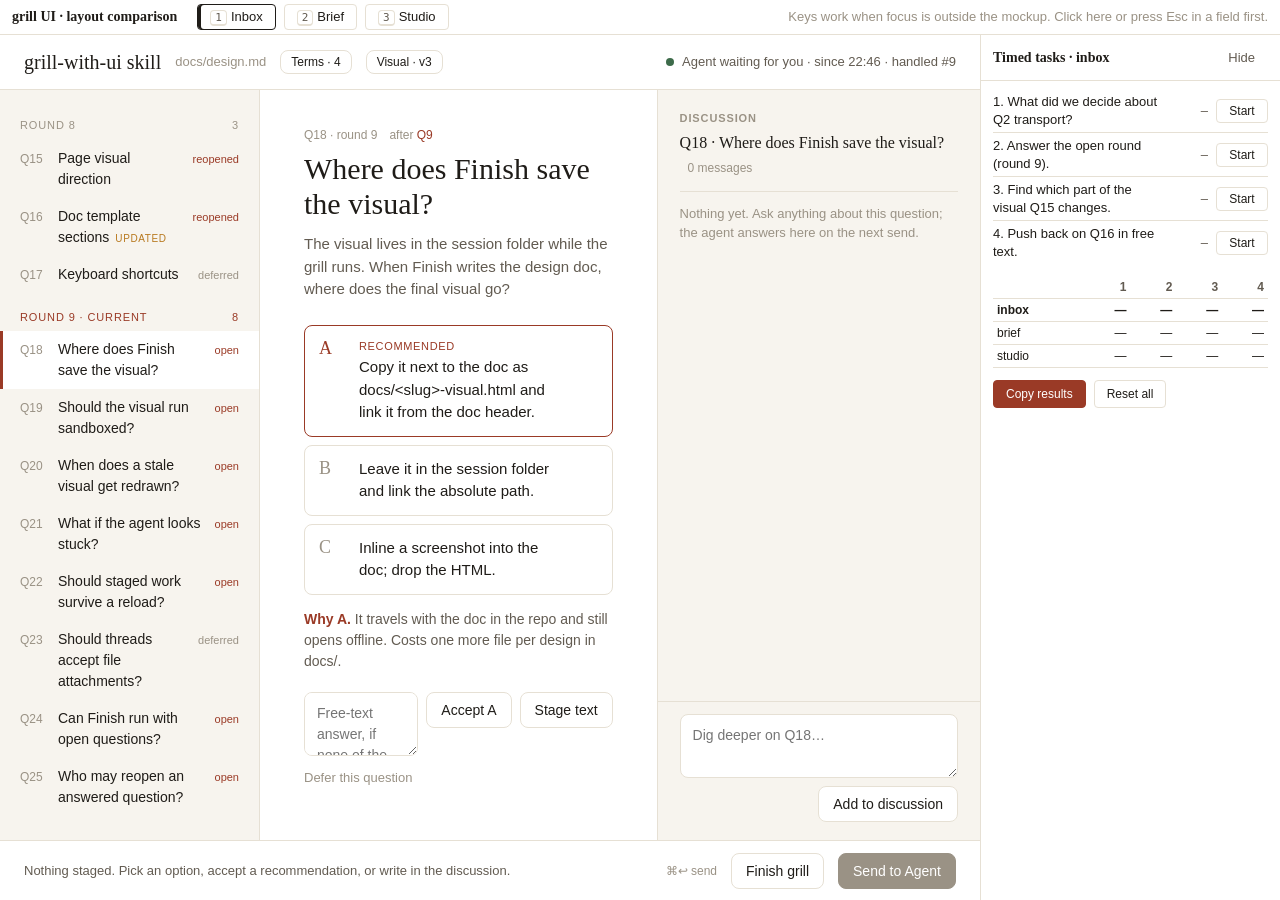
<file: design/mockups/index.html>
<!doctype html>
<html lang="en">
<head>
<meta charset="utf-8" />
<meta name="viewport" content="width=device-width, initial-scale=1" />
<title>Layout picker</title>
<link rel="stylesheet" href="../../skills/grilling-ui/page/tokens.css" />
<style>
  html, body { height: 100%; }
  body { display: grid; grid-template-rows: auto 1fr; grid-template-columns: 1fr; overflow: hidden; }
  .bar { grid-column: 1 / -1; }
  /* Wide screens: the timer is its own column so it never covers the mockup's controls. */
  @media (min-width: 1100px) {
    body { grid-template-columns: 1fr 300px; }
    #timer { position: static !important; width: auto !important; max-width: none !important; border-radius: 0 !important; border-width: 0 0 0 1px !important; box-shadow: none !important; overflow: auto; }
  }
  .bar {
    display: flex; align-items: center; gap: var(--s2);
    padding: var(--s1) var(--s3);
    background: var(--panel); border-bottom: 1px solid var(--rule);
    font-size: 13px;
  }
  .bar h1 { font-size: 14px; margin: 0 var(--s3) 0 0; }
  .bar .spacer { flex: 1; }
  .bar button { padding: 2px var(--s3); font-size: 13px; }
  .bar kbd { font-size: 11px; margin-right: var(--s1); }
  iframe { width: 100%; height: 100%; border: 0; display: block; background: var(--bg); }

  #timer {
    position: fixed; right: var(--s4); bottom: var(--s4); z-index: 10;
    width: 340px; max-width: calc(100vw - 2 * var(--s4));
    background: var(--panel); border: 1px solid var(--rule); border-radius: var(--r2);
    box-shadow: 0 6px 24px rgba(31, 28, 24, .14);
    font-size: 13px;
  }
  #timer header {
    display: flex; align-items: center; gap: var(--s2);
    padding: var(--s2) var(--s3); border-bottom: 1px solid var(--rule);
  }
  #timer header h2 { font-size: 14px; margin: 0; flex: 1; }
  #timer.collapsed .body { display: none; }
  #timer.collapsed header { border-bottom: 0; }
  #timer .body { padding: var(--s2) var(--s3) var(--s3); }
  #timer ol { list-style: none; margin: 0 0 var(--s3); padding: 0; }
  #timer li { display: grid; grid-template-columns: 1fr auto auto; gap: var(--s2); align-items: center; padding: var(--s1) 0; border-bottom: 1px solid var(--rule); }
  #timer li:last-child { border-bottom: 0; }
  #timer .task { line-height: 1.35; }
  #timer .time { font-family: var(--mono); font-size: 12px; color: var(--ink-2); min-width: 5ch; text-align: right; }
  #timer li.running .time { color: var(--stage); font-weight: 600; }
  #timer li button { padding: 2px var(--s2); font-size: 12px; min-width: 52px; text-align: center; }
  #timer .actions { display: flex; gap: var(--s2); }
  #timer .actions button { font-size: 12px; }
  #timer .grid { width: 100%; border-collapse: collapse; margin: 0 0 var(--s3); font-size: 12px; }
  #timer .grid th, #timer .grid td { padding: 2px var(--s1); text-align: right; border-bottom: 1px solid var(--rule); }
  #timer .grid th:first-child, #timer .grid td:first-child { text-align: left; }
  #timer .grid th { font-weight: 600; color: var(--ink-2); }
  #timer .grid tr.cur td { font-weight: 600; }
  #out { display: none; font-family: var(--mono); font-size: 11px; height: 90px; margin-top: var(--s2); }
  #out.show { display: block; }
  .status { margin-left: auto; }
</style>
</head>
<body>
<div class="bar" role="toolbar" aria-label="Layouts">
  <h1>grill UI · layout comparison</h1>
  <button type="button" data-v="inbox"><kbd>1</kbd>Inbox</button>
  <button type="button" data-v="brief"><kbd>2</kbd>Brief</button>
  <button type="button" data-v="studio"><kbd>3</kbd>Studio</button>
  <span class="spacer"></span>
  <span class="meta">Keys work when focus is outside the mockup. Click here or press Esc in a field first.</span>
</div>
<iframe id="frame" title="Layout mockup"></iframe>

<section id="timer" aria-label="Timed tasks">
  <header>
    <h2>Timed tasks · <span id="cur-layout"></span></h2>
    <button type="button" class="ghost" id="collapse" aria-expanded="true">Hide</button>
  </header>
  <div class="body">
    <ol id="tasks"></ol>
    <table class="grid" id="grid" aria-label="Results by layout"></table>
    <div class="actions">
      <button type="button" class="primary" id="copy">Copy results</button>
      <button type="button" id="reset">Reset all</button>
      <span class="meta status" id="status" role="status"></span>
    </div>
    <textarea id="out" readonly aria-label="Results JSON"></textarea>
  </div>
</section>

<script>
(() => {
  const LAYOUTS = ["inbox", "brief", "studio"];
  // The four timed tasks from spec §9.1.
  const TASKS = [
    { id: "task1", text: "What did we decide about Q2 transport?" },
    { id: "task2", text: "Answer the open round (round 9)." },
    { id: "task3", text: "Find which part of the visual Q15 changes." },
    { id: "task4", text: "Push back on Q16 in free text." },
  ];
  const KEY = "mockups:timings";
  const $ = (id) => document.getElementById(id);

  const load = () => { try { return JSON.parse(localStorage.getItem(KEY)) || {}; } catch { return {}; } };
  const save = () => { try { localStorage.setItem(KEY, JSON.stringify(results)); } catch {} };
  let results = load();           // { inbox: { task1: ms, ... }, ... }
  let running = null;             // { layout, task, t0 }
  let tick = null;

  const fmt = (ms) => {
    if (ms == null) return "—";
    const s = ms / 1000;
    return s < 60 ? s.toFixed(1) + "s" : Math.floor(s / 60) + "m" + String(Math.round(s % 60)).padStart(2, "0") + "s";
  };

  const params = new URLSearchParams(location.search);
  let layout = LAYOUTS.includes(params.get("v")) ? params.get("v") : "inbox";

  function setLayout(v) {
    if (!LAYOUTS.includes(v)) return;
    if (running && running.layout !== v) stop();
    layout = v;
    const url = new URL(location.href);
    url.searchParams.set("v", v);
    history.replaceState(null, "", url);
    $("frame").src = v + ".html";
    document.querySelectorAll(".bar button[data-v]").forEach((b) => b.setAttribute("aria-pressed", String(b.dataset.v === v)));
    $("cur-layout").textContent = v;
    render();
  }

  function start(task) {
    if (running) stop();
    running = { layout, task, t0: performance.now() };
    tick = setInterval(renderTimes, 100);
    render();
  }
  function stop() {
    if (!running) return;
    const ms = Math.round(performance.now() - running.t0);
    (results[running.layout] ||= {})[running.task] = ms;
    save();
    running = null;
    clearInterval(tick);
    render();
  }

  function renderTimes() {
    for (const t of TASKS) {
      const el = document.querySelector(`#tasks li[data-task="${t.id}"] .time`);
      if (!el) continue;
      const live = running && running.layout === layout && running.task === t.id;
      el.textContent = fmt(live ? performance.now() - running.t0 : results[layout]?.[t.id]);
    }
  }

  function render() {
    const ol = $("tasks");
    ol.innerHTML = "";
    TASKS.forEach((t, i) => {
      const live = running && running.layout === layout && running.task === t.id;
      const li = document.createElement("li");
      li.dataset.task = t.id;
      li.className = live ? "running" : "";
      const txt = document.createElement("span");
      txt.className = "task";
      txt.textContent = `${i + 1}. ${t.text}`;
      const time = document.createElement("span");
      time.className = "time";
      const btn = document.createElement("button");
      btn.type = "button";
      btn.textContent = live ? "Stop" : "Start";
      if (live) btn.classList.add("staged");
      btn.setAttribute("aria-label", `${live ? "Stop" : "Start"} task ${i + 1} on ${layout}`);
      btn.onclick = () => (live ? stop() : start(t.id));
      li.append(txt, time, btn);
      ol.append(li);
    });
    renderTimes();

    const grid = $("grid");
    grid.innerHTML = "";
    const head = grid.insertRow();
    for (const h of ["", "1", "2", "3", "4"]) { const th = document.createElement("th"); th.textContent = h; head.append(th); }
    for (const v of LAYOUTS) {
      const tr = grid.insertRow();
      if (v === layout) tr.className = "cur";
      tr.insertCell().textContent = v;
      for (const t of TASKS) tr.insertCell().textContent = fmt(results[v]?.[t.id]);
    }
  }

  const resultsJson = () => {
    const out = {};
    for (const v of LAYOUTS) if (results[v] && Object.keys(results[v]).length) out[v] = { ...results[v] };
    return JSON.stringify(out, null, 2);
  };

  $("copy").onclick = async () => {
    if (running) stop();
    const json = resultsJson();
    const out = $("out");
    out.value = json;
    try {
      await navigator.clipboard.writeText(json);
      $("status").textContent = "Copied. Paste into decision.json → timings.";
    } catch {
      out.classList.add("show");
      out.select();
      $("status").textContent = "Clipboard blocked: copy from the box.";
    }
  };
  $("reset").onclick = () => {
    if (!confirm("Clear all recorded times?")) return;
    running = null; clearInterval(tick);
    results = {}; save(); render();
    $("out").classList.remove("show");
    $("status").textContent = "Cleared.";
  };
  $("collapse").onclick = () => {
    const c = $("timer").classList.toggle("collapsed");
    $("collapse").textContent = c ? "Show" : "Hide";
    $("collapse").setAttribute("aria-expanded", String(!c));
  };
  document.querySelectorAll(".bar button[data-v]").forEach((b) => (b.onclick = () => setLayout(b.dataset.v)));

  // Parent-level keys only: keydown inside the iframe never reaches this document,
  // so typing 1/2/3 in a mockup's text field cannot switch layouts.
  document.addEventListener("keydown", (e) => {
    if (e.isComposing || e.metaKey || e.ctrlKey || e.altKey) return;
    const t = e.target;
    if (t.closest && t.closest("input, textarea, select, [contenteditable]")) {
      if (e.key === "Escape") t.blur();
      return;
    }
    const i = ["1", "2", "3"].indexOf(e.key);
    if (i >= 0) { e.preventDefault(); setLayout(LAYOUTS[i]); }
  });

  setLayout(layout);
})();
</script>
</body>
</html>
</file>
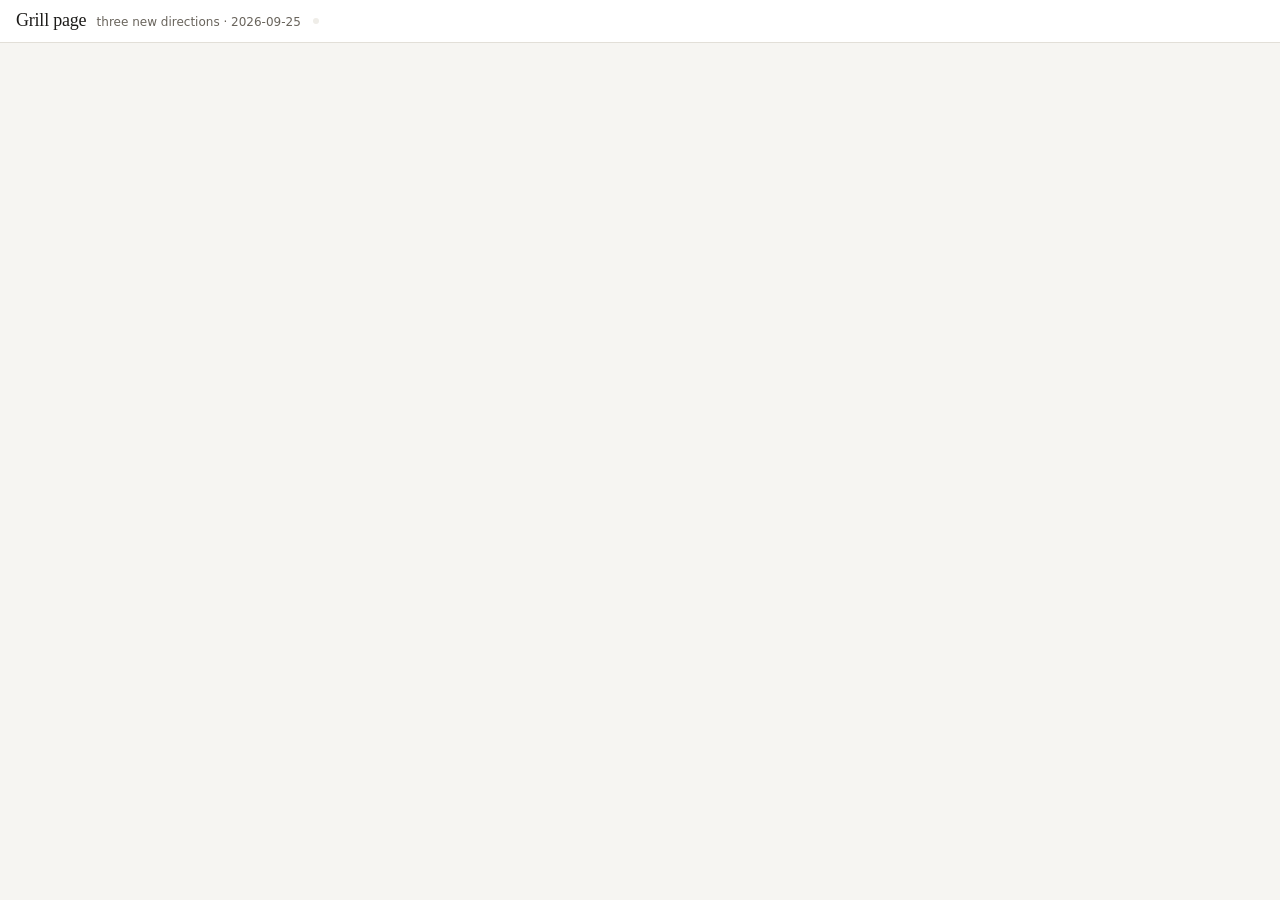
<file: design/directions/shell.html>
<!doctype html>
<html lang="en">
<head>
<meta charset="utf-8" />
<meta name="viewport" content="width=device-width, initial-scale=1" />
<title>Grill page directions</title>
<style>
  :root {
    --bg: #f6f5f2;
    --panel: #ffffff;
    --wash: #efede8;
    --rule: #e2dfd8;
    --rule-2: #cfcac0;
    --ink: #1c1b19;
    --ink-2: #4f4b45;
    --ink-3: #69645c;
    --accent: #1f5fbf;
    --accent-wash: #e8effa;
    --on-ink: #fbfaf7;
    --r-sm: 6px; --r-md: 10px; --r-lg: 14px;
    --ui: -apple-system, BlinkMacSystemFont, system-ui, "Segoe UI", sans-serif;
    --serif: ui-serif, "New York", Charter, "Iowan Old Style", Georgia, serif;
    --mono: ui-monospace, "SF Mono", Menlo, monospace;
    --ease: cubic-bezier(0.16, 1, 0.3, 1);
    color-scheme: light;
  }
  * { box-sizing: border-box; }
  html, body { height: 100%; margin: 0; }
  body {
    background: var(--bg); color: var(--ink);
    font: 14px/1.5 var(--ui); letter-spacing: -0.005em;
    display: grid; grid-template-rows: auto 1fr; grid-template-columns: minmax(0, 1fr); overflow: hidden;
    -webkit-font-smoothing: antialiased;
  }
  button { font: inherit; color: inherit; }
  :focus-visible { outline: 2px solid var(--accent); outline-offset: 2px; }

  /* ---- bar ---- */
  .bar {
    display: flex; align-items: center; gap: 12px; flex-wrap: wrap;
    padding: 10px 16px; background: var(--panel); border-bottom: 1px solid var(--rule);
  }
  .bar h1 { font: 400 18px/1.2 var(--serif); letter-spacing: -0.012em; margin: 0; white-space: nowrap; }
  .bar h1 span { color: var(--ink-3); font: 500 12px var(--ui); margin-left: 6px; letter-spacing: 0; }
  .tabs { display: flex; min-width: 0; gap: 2px; padding: 3px; background: var(--wash); border-radius: 999px; overflow-x: auto; scrollbar-width: none; max-width: 100%; }
  .tabs::-webkit-scrollbar { display: none; }
  .tab {
    border: 0; background: transparent; padding: 5px 12px; border-radius: 999px;
    color: var(--ink-2); font-weight: 500; font-size: 13px; white-space: nowrap; cursor: pointer;
    transition: background-color 160ms var(--ease), color 160ms var(--ease);
  }
  .tab .n { font-variant-numeric: tabular-nums; color: var(--ink-3); margin-right: 5px; }
  .tab[aria-selected="true"] { background: var(--panel); color: var(--ink); box-shadow: 0 0 0 1px var(--rule-2); }
  .tab[aria-selected="true"] .n { color: var(--accent); }
  @media (hover: hover) { .tab:hover:not([aria-selected="true"]) { color: var(--ink); background: rgb(0 0 0 / 0.04); } }
  .tab:active { transform: scale(0.98); }
  .spacer { flex: 1; }
  .btn {
    border: 1px solid var(--rule-2); background: var(--panel); border-radius: 999px;
    padding: 4px 12px; font-size: 12.5px; color: var(--ink); cursor: pointer;
    transition: border-color 160ms var(--ease);
  }
  .btn[aria-pressed="true"] { border-color: var(--accent); color: var(--accent); background: var(--accent-wash); }
  @media (hover: hover) { .btn:hover { border-color: var(--ink-3); } }
  .btn:active { transform: scale(0.98); }
  .dir-only[hidden] { display: none; }

  /* ---- views ---- */
  main { position: relative; min-height: 0; }
  .view { position: absolute; inset: 0; overflow: auto; }
  .view[hidden] { display: none; }

  /* direction view: stage + notes */
  .dir { display: grid; grid-template-columns: minmax(0, 1fr); grid-template-rows: minmax(0, 1fr); overflow: hidden; }
  .stage { position: relative; min-width: 0; min-height: 0; display: grid; place-items: stretch; }
  .stage iframe { width: 100%; height: 100%; border: 0; display: block; background: var(--panel); }
  .device { width: 100%; height: 100%; }
  /* Notes float over the mockup so each direction renders at its full designed width. */
  .notes { position: absolute; top: 0; right: 0; bottom: 0; width: min(400px, 100%); z-index: 2; border-left: 1px solid var(--rule); background: var(--panel); overflow: auto; padding: 20px 22px 40px; box-shadow: -18px 0 40px -24px rgb(28 27 25 / 0.35); }
  .dir:not(.with-notes) .notes { display: none; }

  .notes h2 { font: 400 26px/1.1 var(--serif); letter-spacing: -0.02em; margin: 2px 0 6px; text-wrap: balance; }
  .notes .tagline { color: var(--ink-2); margin: 0 0 14px; font-size: 14.5px; text-wrap: pretty; }
  .chips { display: flex; flex-wrap: wrap; gap: 6px; margin: 0 0 16px; }
  .chip { font: 500 12px/20px var(--ui); padding: 0 8px; border-radius: var(--r-sm); background: var(--wash); color: var(--ink-2); }
  .chip.is-lead { background: var(--ink); color: var(--on-ink); }
  .notes h3 { font: 600 12px var(--ui); color: var(--ink-3); margin: 20px 0 6px; letter-spacing: 0; }
  .notes p { margin: 0 0 8px; text-wrap: pretty; }
  .notes ul { margin: 0; padding: 0; list-style: none; }
  .notes li { padding: 7px 0; border-top: 1px solid var(--rule); }
  .notes li:first-child { border-top: 0; }
  .notes li b { font-weight: 600; display: block; }
  .notes li span { color: var(--ink-2); }
  .swatches { display: grid; grid-template-columns: repeat(auto-fill, minmax(96px, 1fr)); gap: 8px; }
  .sw { border: 1px solid var(--rule); border-radius: var(--r-md); overflow: hidden; font-size: 11.5px; }
  .sw i { display: block; height: 34px; }
  .sw div { padding: 5px 7px; line-height: 1.3; }
  .sw code { font: 11px var(--mono); color: var(--ink-3); }

  /* brief + compare */
  .doc { max-width: 980px; margin: 0 auto; padding: 40px 24px 80px; }
  .doc h2 { font: 400 40px/1.06 var(--serif); letter-spacing: -0.022em; margin: 0 0 12px; text-wrap: balance; }
  .doc .lead { font-size: 17px; color: var(--ink-2); max-width: 64ch; margin: 0 0 32px; text-wrap: pretty; }
  .doc h3 { font: 400 22px/1.2 var(--serif); letter-spacing: -0.012em; margin: 36px 0 10px; }
  .doc p, .doc li { max-width: 72ch; text-wrap: pretty; }
  .doc ul { padding-left: 18px; }
  .doc li { margin: 4px 0; }
  .cards { display: grid; grid-template-columns: repeat(3, 1fr); gap: 14px; }
  .card {
    background: var(--panel); border: 1px solid var(--rule); border-radius: var(--r-lg); padding: 18px;
    text-align: left; cursor: pointer; display: flex; flex-direction: column; gap: 6px;
    transition: border-color 160ms var(--ease);
  }
  @media (hover: hover) { .card:hover { border-color: var(--ink-3); } }
  .card:active { transform: scale(0.99); }
  .card .n { font: 500 12px var(--ui); color: var(--accent); font-variant-numeric: tabular-nums; }
  .card h4 { font: 400 22px/1.15 var(--serif); letter-spacing: -0.015em; margin: 0; }
  .card p { margin: 0; color: var(--ink-2); font-size: 13.5px; }
  .card .chips { margin: 6px 0 0; }
  .card .open { margin-top: auto; padding-top: 8px; font-weight: 500; color: var(--accent); font-size: 13px; }
  table { width: 100%; border-collapse: collapse; background: var(--panel); border: 1px solid var(--rule); border-radius: var(--r-lg); overflow: hidden; font-size: 13.5px; }
  th, td { text-align: left; vertical-align: top; padding: 12px 14px; border-top: 1px solid var(--rule); }
  thead th { border-top: 0; font: 400 18px/1.2 var(--serif); letter-spacing: -0.012em; background: var(--wash); }
  tbody th { font-weight: 600; color: var(--ink-2); width: 150px; font-size: 12.5px; }
  td ul { margin: 0; padding-left: 16px; }
  .table-wrap { overflow-x: auto; border-radius: var(--r-lg); }
  .pal { display: flex; gap: 3px; flex-wrap: wrap; }
  .pal i { width: 22px; height: 22px; border-radius: 5px; box-shadow: inset 0 0 0 1px rgb(0 0 0 / 0.08); }

  @media (max-width: 1000px) {
    .cards { grid-template-columns: 1fr; }
  }
  @media (max-width: 760px) {
    .bar { gap: 8px; padding: 8px 12px; }
    .bar h1 span { display: none; }
    .tabs { order: 3; flex-basis: 100%; }
    .doc { padding: 24px 16px 60px; }
    .doc h2 { font-size: 30px; }
    @media (prefers-reduced-motion: reduce) { * { transition: none !important; } .tab:active, .btn:active, .card:active { transform: none; } }
</style>
</head>
<body>
<header class="bar">
  <h1>Grill page <span>three new directions · 2026-09-25</span></h1>
  <div class="tabs" role="tablist" aria-label="Views" id="tabs"></div>
  <div class="spacer"></div>
  <button type="button" class="btn dir-only" id="popBtn" hidden title="Open this direction on its own at full window size">Open full window ↗</button>
  <button type="button" class="btn dir-only" id="notesBtn" aria-pressed="false" hidden>About this direction</button>
</header>
<main id="main"></main>

<script>
/*__DIRECTIONS__*/
</script>
<script>
(() => {
  const esc = (s) => String(s ?? "").replace(/[&<>"']/g, (c) => ({ "&": "&amp;", "<": "&lt;", ">": "&gt;", '"': "&quot;", "'": "&#39;" }[c]));
  const main = document.getElementById("main"), tabsEl = document.getElementById("tabs");
  const notesBtn = document.getElementById("notesBtn"), popBtn = document.getElementById("popBtn");
  let current = "brief";
  const pref = { notes: false };
  const SKILL = {
    "hallmark": "Hallmark", "web-design-engineer": "Web Design Engineer", "ui-ux-pro-max": "UI/UX Pro Max",
    "taste-skill": "Taste", "gpt-taste": "GPT Taste", "gpt-tasteskill": "GPT Taste",
    "make-interfaces-feel-better": "Make Interfaces Feel Better",
  };
  const skillChips = (d) => `<div class="chips">${(d.skills || []).map((s, i) => s.split(" (")[0]).map((s, i) => `<span class="chip${i === 0 ? " is-lead" : ""}">${esc(SKILL[s] || s)}${i === 0 ? " · lead" : ""}</span>`).join("")}</div>`;

  const views = [{ id: "brief", label: "Brief" }, ...DIRECTIONS.map((d, i) => ({ id: "d" + (i + 1), label: d.name, n: i + 1 })), { id: "compare", label: "Compare" }];

  tabsEl.innerHTML = views.map((v) => `<button type="button" class="tab" role="tab" id="tab-${v.id}" aria-controls="view-${v.id}" aria-selected="false" tabindex="-1" data-id="${v.id}">${v.n ? `<span class="n">${v.n}</span>` : ""}${esc(v.label)}</button>`).join("");

  // ---- brief ----
  const brief = `<div class="doc">
    <h2>Three bets on what the grill page is</h2>
    <p class="lead">Inbox treats a grill as a queue: a list, a card and a pane. These three start from what the grill actually is, a wall of work to critique, an interview on the record, or a graph of decisions, and let the form follow. Each was designed by its own agent from a different mix of design skills, with no view of the others or of Inbox. They're working mockups on the real session: stage answers, press <kbd>?</kbd> for keys.</p>
    <div class="cards">${DIRECTIONS.map((d, i) => `<button type="button" class="card" data-go="d${i + 1}">
      <span class="n">Direction ${i + 1}</span><h4>${esc(d.name)}</h4><p>${esc(d.tagline)}</p>
      <p><b>Model:</b> ${esc(d.model)}</p>${skillChips(d)}<span class="open">Open →</span></button>`).join("")}</div>
    <h3>What we're after</h3>
    <p>The job is fast shared understanding between you and the agent. At a glance you should see what the agent is asking and recommending and why, what's decided, what's open and what you've staged, the discussion on each question, and the visual and how it links to the questions. Then you should be able to clear a round of 7–8 open questions quickly and find any earlier decision in one look.</p>
    <h3>The only rule: serve the purpose</h3>
    <p>There were no design constraints on these three. Keys, controls, flow, theme and type were all open. Each one also had to meet a second rule: it had to be one self-contained offline file built on the real session data: rounds 1–8 from a real grill, round 9 open, Q15 and Q16 reopened, Q23 deferred and the visual stale.</p>
    <h3>If one of these gets built</h3>
    <ul>
      <li>Any change a direction makes to how the page and the agent's visual talk to each other is listed in its notes under contract changes. The iframe sandbox that keeps agent-written code away from the session stays in all three.</li>
      <li>Costs relative to a plain list UI are listed honestly under each direction's notes, together with the places where a skill's advice was overridden.</li>
    </ul>
  </div>`;

  // ---- compare ----
  const row = (label, f) => `<tr><th scope="row">${label}</th>${DIRECTIONS.map((d) => `<td>${f(d)}</td>`).join("")}</tr>`;
  const list = (a, fn) => `<ul>${(a || []).map((x) => `<li>${fn(x)}</li>`).join("")}</ul>`;
  const compare = `<div class="doc" style="max-width:1200px">
    <h2>Side by side</h2>
    <p class="lead">Same functionality, three different bets on what matters most.</p>
    <div class="table-wrap"><table>
      <thead><tr><th></th>${DIRECTIONS.map((d, i) => `<th scope="col">${i + 1}. ${esc(d.name)}</th>`).join("")}</tr></thead>
      <tbody>
        ${row("Layout model", (d) => esc(d.model))}
        ${row("Skills", (d) => skillChips(d))}
        ${row("Philosophy", (d) => esc(d.philosophy))}
        ${row("Best for", (d) => esc(d.bestFor))}
        ${row("Costs", (d) => list(d.tradeoffs, esc))}
        ${row("Type", (d) => esc(d.type))}
        ${row("Palette", (d) => `<div class="pal">${(d.palette || []).map((p) => `<i style="background:${esc(p.hex)}" title="${esc(p.name)} ${esc(p.hex)}: ${esc(p.role)}"></i>`).join("")}</div>`)}
      </tbody>
    </table></div>
  </div>`;

  // ---- direction views ----
  const notes = (d, i) => `<p class="chip" style="display:inline-block;margin:0 0 8px">Direction ${i + 1}</p>
    <h2>${esc(d.name)}</h2><p class="tagline">${esc(d.tagline)}</p>${skillChips(d)}
    <h3>Layout model</h3><p>${esc(d.model)}</p>
    <h3>Philosophy</h3><p>${esc(d.philosophy)}</p>
    <h3>Principles → decisions</h3>${list(d.principles, (p) => `<b>${esc(p.principle)}</b><span>${esc(p.decision)}</span>`)}
    <h3>How it serves the purpose</h3>${list(d.fixes, (f) => `<b>${esc(f.finding)}</b><span>${esc(f.how)}</span>`)}
    <h3>Costs</h3>${list(d.tradeoffs, esc)}
    <h3>Best for</h3><p>${esc(d.bestFor)}</p>
    <h3>Palette</h3><div class="swatches">${(d.palette || []).map((p) => `<div class="sw"><i style="background:${esc(p.hex)}"></i><div>${esc(p.name)}<br><code>${esc(p.hex)}</code><br><span style="color:var(--ink-3)">${esc(p.role)}</span></div></div>`).join("")}</div>
    <h3>Type</h3><p>${esc(d.type)}</p>
    ${(d.contractChanges || []).length ? `<h3>Contract changes</h3>${list(d.contractChanges, (c) => esc(typeof c === "string" ? c : JSON.stringify(c)))}` : ""}
    ${(d.skillOverrides || []).length ? `<h3>Where product rules overrode a skill</h3>${list(d.skillOverrides, (o) => esc(typeof o === "string" ? o : [o.skill, o.advice, o.override || o.why].filter(Boolean).join(": ")))}` : ""}`;

  main.innerHTML = `<section class="view" id="view-brief" role="tabpanel" aria-labelledby="tab-brief" hidden>${brief}</section>` +
    DIRECTIONS.map((d, i) => `<section class="view dir" id="view-d${i + 1}" role="tabpanel" aria-labelledby="tab-d${i + 1}" hidden>
      <div class="stage"><div class="device"></div></div><aside class="notes" aria-label="Notes on ${esc(d.name)}">${notes(d, i)}</aside></section>`).join("") +
    `<section class="view" id="view-compare" role="tabpanel" aria-labelledby="tab-compare" hidden>${compare}</section>`;

  // Each direction is its own document, mounted lazily on first view so its keyboard layer and state stay isolated.
  const mount = (i) => {
    const dev = document.querySelector(`#view-d${i + 1} .device`);
    if (dev.firstChild) return;
    const f = document.createElement("iframe");
    f.title = DIRECTIONS[i].name + " mockup";
    f.srcdoc = DOCS[i];
    dev.appendChild(f);
  };

  const apply = () => {
    document.querySelectorAll(".dir").forEach((el) => el.classList.toggle("with-notes", pref.notes));
    notesBtn.setAttribute("aria-pressed", String(pref.notes));
  };

  const show = (id, focusTab) => {
    if (!views.some((v) => v.id === id)) id = "brief";
    views.forEach((v) => {
      const on = v.id === id, t = document.getElementById("tab-" + v.id);
      t.setAttribute("aria-selected", String(on)); t.tabIndex = on ? 0 : -1;
      document.getElementById("view-" + v.id).hidden = !on;
    });
    const isDir = /^d\d$/.test(id);
    notesBtn.hidden = popBtn.hidden = !isDir;
    current = id;
    if (isDir) mount(+id.slice(1) - 1);
    const t = document.getElementById("tab-" + id);
    t.scrollIntoView({ block: "nearest", inline: "nearest" });
    if (focusTab) t.focus();
    if (location.hash.slice(1) !== id) history.replaceState(null, "", "#" + id);
  };

  tabsEl.addEventListener("click", (e) => { const t = e.target.closest(".tab"); if (t) show(t.dataset.id); });
  tabsEl.addEventListener("keydown", (e) => {
    const ids = views.map((v) => v.id), cur = ids.indexOf(document.activeElement.dataset.id);
    const next = { ArrowRight: cur + 1, ArrowLeft: cur - 1, Home: 0, End: ids.length - 1 }[e.key];
    if (next === undefined || cur < 0) return;
    e.preventDefault(); show(ids[(next + ids.length) % ids.length], true);
  });
  main.addEventListener("click", (e) => { const c = e.target.closest("[data-go]"); if (c) show(c.dataset.go, true); });
  notesBtn.addEventListener("click", () => { pref.notes = !pref.notes; apply(); });
  // Each mockup was designed for a whole 1440×900 window; this gives it one, without the bar above.
  popBtn.addEventListener("click", () => {
    const i = +current.slice(1) - 1;
    window.open(URL.createObjectURL(new Blob([DOCS[i]], { type: "text/html" })), "_blank");
  });
  addEventListener("hashchange", () => show(location.hash.slice(1)));

  apply();
  show(location.hash.slice(1) || "brief");
})();
</script>
</body>
</html>
</file>
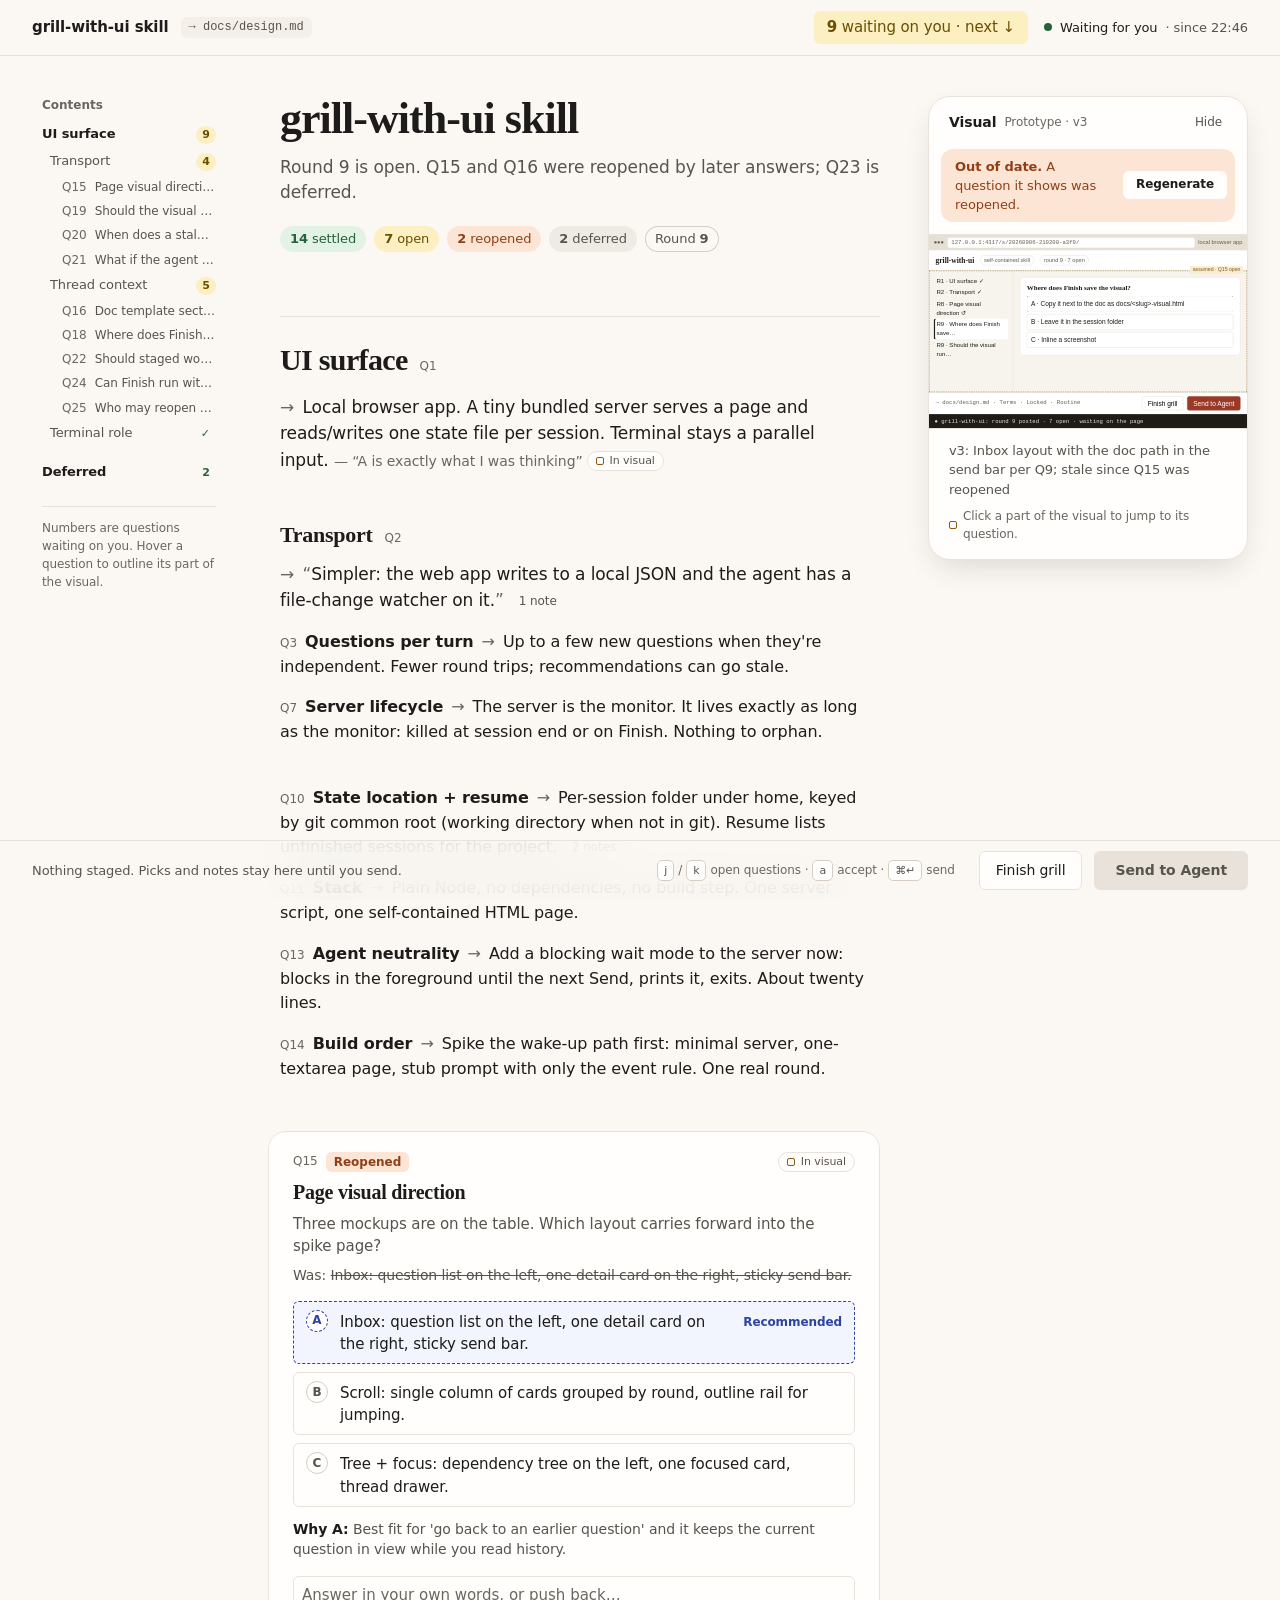
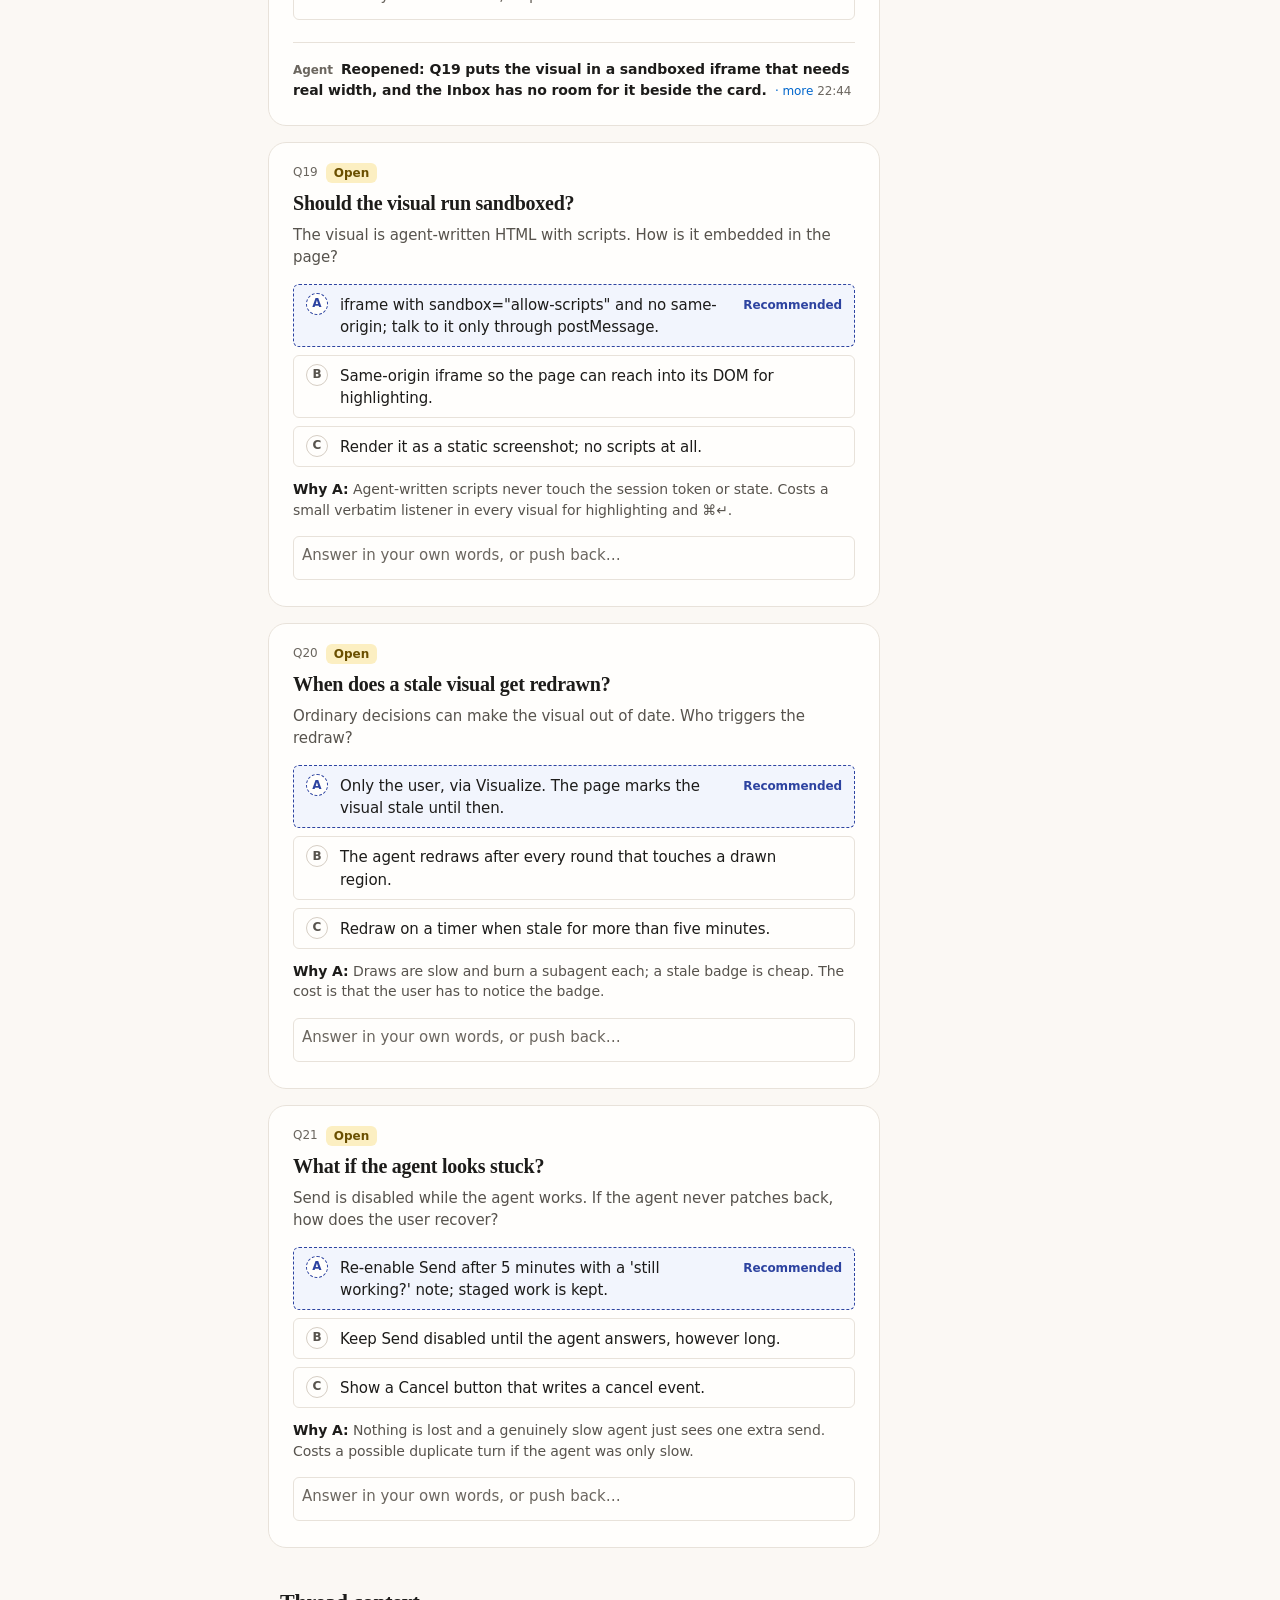
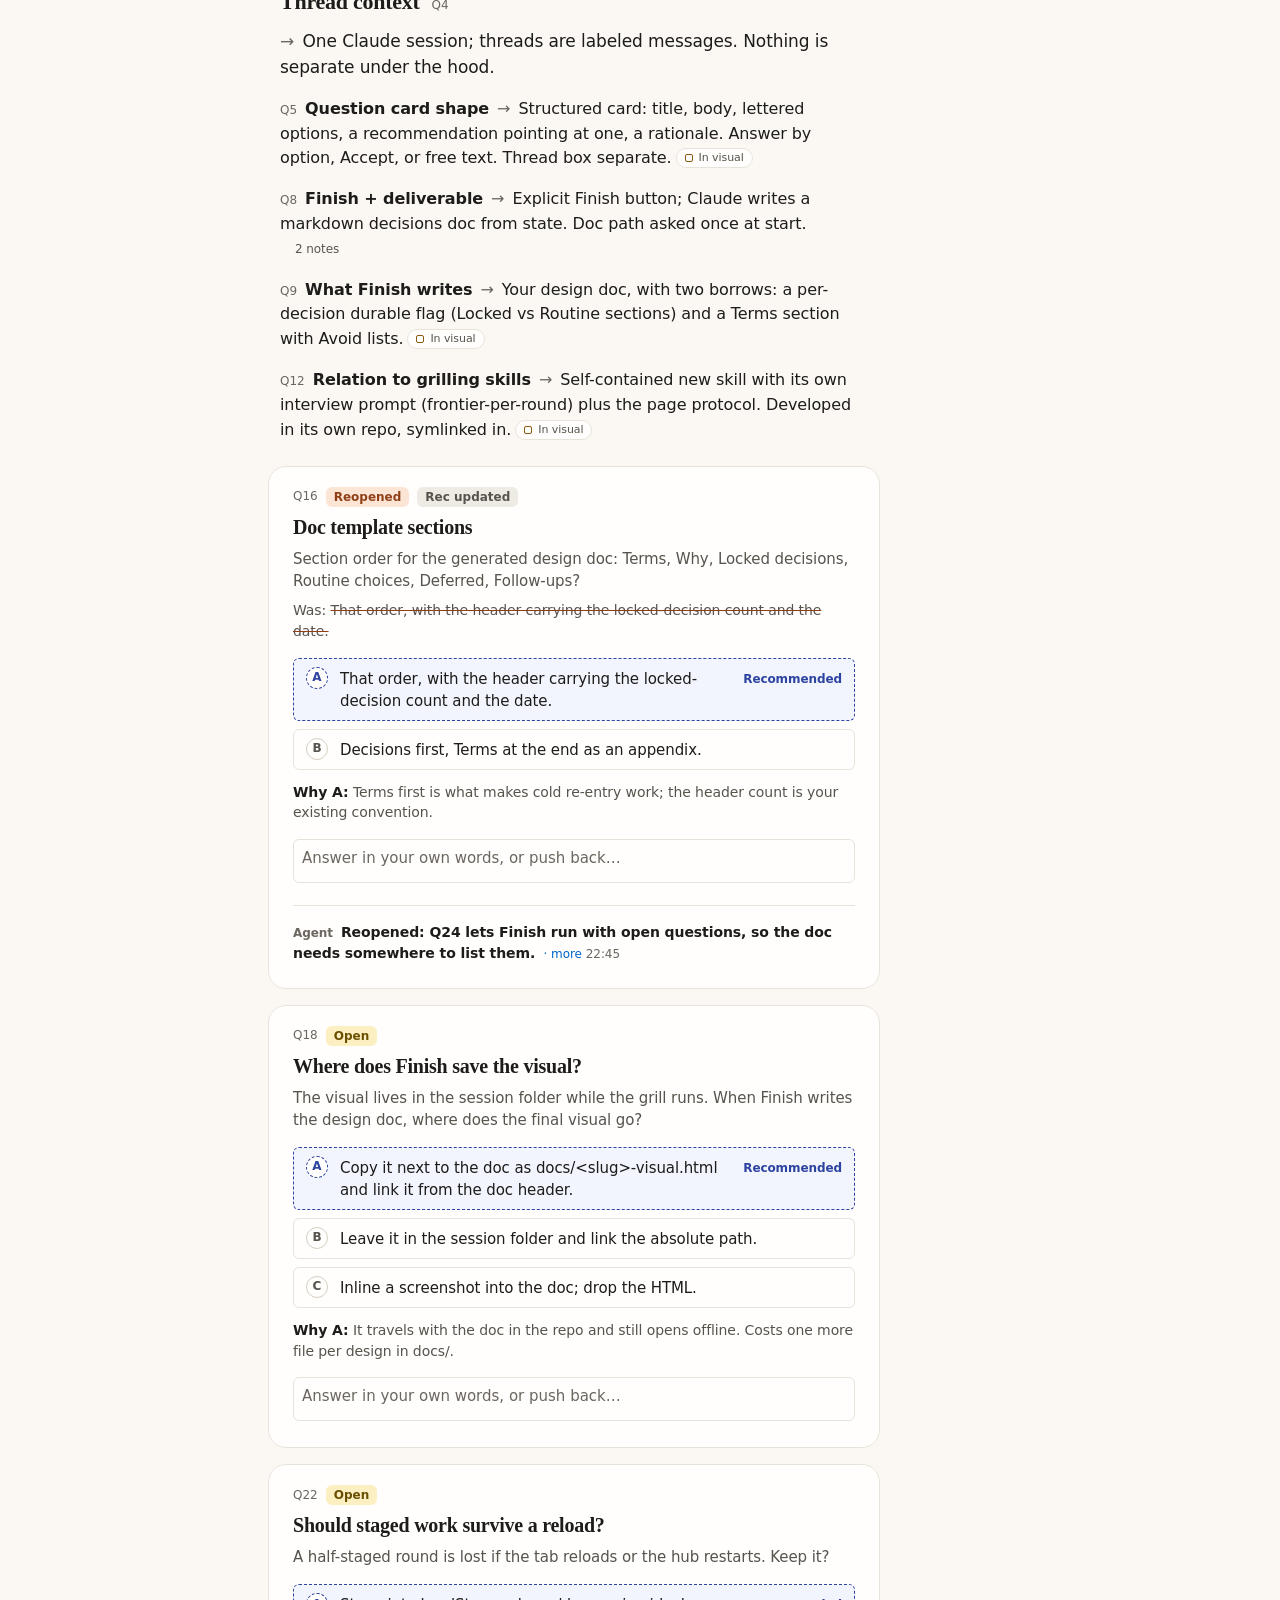
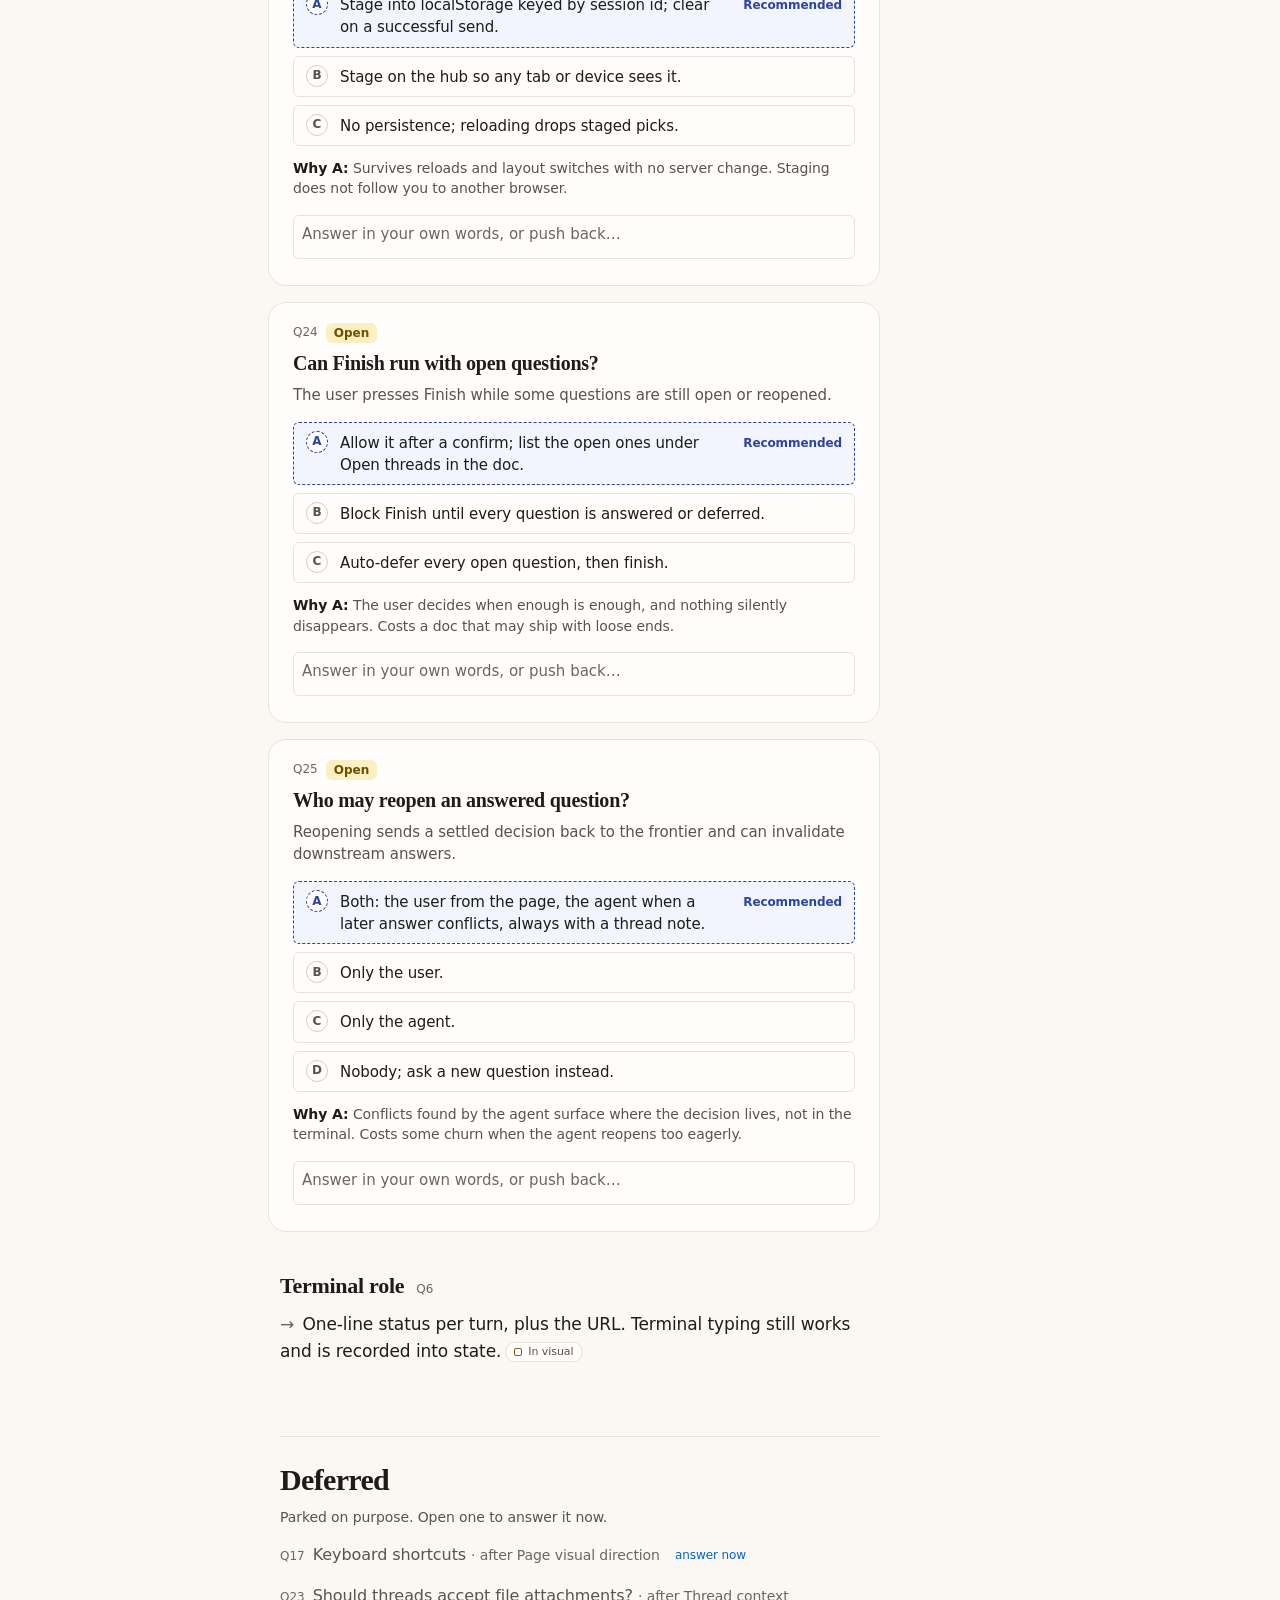
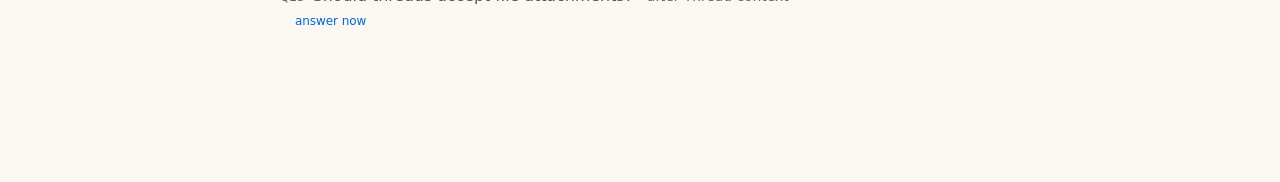
<file: design/mockups/brief.html>
<!doctype html>
<html lang="en">
<head>
<meta charset="utf-8" />
<meta name="viewport" content="width=device-width, initial-scale=1" />
<title>grill · Brief</title>
<link rel="stylesheet" href="../../skills/grilling-ui/page/tokens.css" />
<link rel="stylesheet" href="theme-studio.css" />
<style>
  /* Brief — the grill as one readable document (spec §7, Brief row). Theme: theme-studio.css, tokens only. */
  html { scroll-padding-top: 80px; scroll-padding-bottom: 88px; }
  body { min-height: 100vh; min-height: 100dvh; }

  /* ---- header: translucent material bar ---------------------------------- */
  .top {
    position: sticky; top: 0; z-index: var(--z-sticky);
    display: flex; align-items: center; gap: var(--sp-4);
    min-height: 56px; padding: var(--sp-2) var(--sp-8);
    background: var(--material);
    -webkit-backdrop-filter: saturate(180%) blur(20px); backdrop-filter: saturate(180%) blur(20px);
    border-bottom: 1px solid var(--hairline);
  }
  .top .name { display: flex; align-items: center; gap: var(--sp-3); min-width: 0; }
  .top h1 { font-family: var(--font-ui); font-size: var(--t-body); font-weight: 600; letter-spacing: var(--track-ui); margin: 0; white-space: nowrap; }
  .top .doc { padding: 2px 8px; border-radius: var(--r-chip); background: var(--paper-2); white-space: nowrap; overflow: hidden; text-overflow: ellipsis; }
  .top .spacer { flex: 1; }
  .top .agent { display: flex; align-items: center; gap: var(--sp-2); font-size: var(--t-footnote); color: var(--ink-2); white-space: nowrap; }
  .top .agent b { font-weight: 500; color: var(--ink); }
  .top .next { white-space: nowrap; background: var(--butter); border-color: var(--butter); color: var(--butter-ink); font-weight: 500; }
  .top .next b { font-weight: 700; font-variant-numeric: tabular-nums; }
  .top .next .short { display: none; }
  @media (hover: hover) { .top .next:hover { background: var(--butter); border-color: var(--butter-ink); color: var(--butter-ink); } }

  /* ---- page grid ---------------------------------------------------------- */
  .page {
    display: grid;
    grid-template-columns: 200px minmax(0, 68ch) minmax(320px, 1fr);
    grid-template-areas: "rail doc fig";
    gap: var(--sp-12);
    max-width: 1500px; margin: 0 auto;
    padding: var(--sp-10) var(--sp-8) 140px;
    align-items: start;
  }
  .rail { grid-area: rail; }
  .doc  { grid-area: doc; min-width: 0; }
  .fig  { grid-area: fig; min-width: 0; }

  /* ---- contents rail: an Apple sidebar ----------------------------------- */
  .rail { position: sticky; top: 88px; font-size: var(--t-footnote); max-height: calc(100vh - 176px); overflow: auto; padding: 2px var(--sp-2) 2px 2px; }
  .rail h2 { font-family: var(--font-ui); font-size: var(--t-caption); font-weight: 600; letter-spacing: 0; color: var(--ink-3); margin: 0 0 var(--sp-2) var(--sp-2); }
  .rail ol { list-style: none; margin: 0; padding: 0; }
  .rail li { margin: 0; }
  .rail a {
    display: flex; align-items: baseline; gap: var(--sp-2);
    padding: 4px var(--sp-2); border-radius: var(--r-row);
    color: var(--ink-2); line-height: 1.35; text-decoration: none;
    transition: background-color var(--dur-hover) var(--ease-out), color var(--dur-hover) var(--ease-out);
  }
  @media (hover: hover) { .rail a:hover { background: var(--paper-2); color: var(--ink); text-decoration: none; } }
  .rail a.cur { background: var(--paper-2); color: var(--blue); font-weight: 600; }
  .rail a .n {
    margin-left: auto; flex: none; min-width: 20px; text-align: center;
    font-size: 11px; line-height: 18px; font-weight: 700; font-variant-numeric: tabular-nums;
    border-radius: var(--r-pill); padding: 0 6px; background: var(--butter); color: var(--butter-ink);
  }
  .rail a .n.zero { background: transparent; color: var(--mint-ink); font-weight: 600; }
  .rail .lvl1 > a { font-weight: 600; color: var(--ink); margin-top: var(--sp-3); }
  .rail .lvl1:first-child > a { margin-top: 0; }
  .rail .lvl1 > a.cur { color: var(--blue); }
  .rail .lvl2 > a { padding-left: var(--sp-4); }
  .rail .q a { padding-left: 28px; font-size: var(--t-caption); color: var(--ink-2); }
  .rail .q a .qid { flex: none; }
  .rail .q a > span:last-child { min-width: 0; white-space: nowrap; overflow: hidden; text-overflow: ellipsis; }
  .rail .q a.staged { color: var(--peri-ink); background: transparent; border: 0; }
  .rail .q a.staged::after { content: ""; flex: none; align-self: center; margin-left: auto; width: 6px; height: 6px; border-radius: 50%; background: var(--peri-ink); }
  .rail .legend { margin: var(--sp-5) var(--sp-2) 0; padding-top: var(--sp-3); border-top: 1px solid var(--hairline); color: var(--ink-3); font-size: var(--t-caption); line-height: 1.5; }

  /* ---- document ----------------------------------------------------------- */
  .intro h1 { font-size: 44px; line-height: 1.06; letter-spacing: var(--track-display); margin: 0 0 var(--sp-3); }
  .intro .sum { font-size: var(--t-lead); line-height: 1.5; color: var(--ink-2); margin: 0 0 var(--sp-5); max-width: 56ch; }
  .intro .counts { display: flex; flex-wrap: wrap; gap: var(--sp-2); margin: 0; padding: 0; list-style: none; }
  .intro .counts li { font-size: var(--t-footnote); line-height: 26px; padding: 0 10px; border-radius: var(--r-pill); background: var(--stone); color: var(--stone-ink); white-space: nowrap; }
  .intro .counts b { font-weight: 700; font-variant-numeric: tabular-nums; }
  .intro .counts .settled  { background: var(--mint);   color: var(--mint-ink); }
  .intro .counts .open     { background: var(--butter); color: var(--butter-ink); }
  .intro .counts .reopened { background: var(--peach);  color: var(--peach-ink); }
  .intro .counts .round    { background: transparent; box-shadow: inset 0 0 0 1px var(--hairline-2); color: var(--ink-2); }

  .qid { font-family: var(--font-ui); font-size: var(--t-caption); font-weight: 500; letter-spacing: 0; color: var(--ink-3); font-variant-numeric: tabular-nums; }

  section.sec { margin-top: var(--sp-16); padding-top: var(--sp-6); border-top: 1px solid var(--hairline); }
  section.sec > h2 { font-size: 30px; letter-spacing: var(--track-display); margin: 0 0 var(--sp-2); display: flex; align-items: baseline; gap: var(--sp-3); }
  section.sub { margin-top: var(--sp-10); }
  section.sub > h3 { font-size: 22px; margin: 0 0 var(--sp-1); display: flex; align-items: baseline; gap: var(--sp-3); }
  .sec-note { color: var(--ink-2); font-size: var(--t-sub); margin: 0 0 var(--sp-2); }

  /* answered question: one prose line */
  .line {
    position: relative; display: block;
    margin: 0 0 0 calc(-1 * var(--sp-3)); padding: var(--sp-2) var(--sp-3);
    border-radius: var(--r-tile);
    font-size: var(--t-callout); line-height: 1.55;
    scroll-margin-top: 88px;
    transition: background-color var(--dur-hover) var(--ease-out);
  }
  .line .t { font-weight: 600; }
  .line .arrow { color: var(--ink-3); margin: 0 3px; }
  .line .a { color: var(--ink); }
  .line .a.text::before { content: "\201C"; color: var(--ink-3); }
  .line .a.text::after  { content: "\201D"; color: var(--ink-3); }
  .line .a .meta { font-size: var(--t-sub); }
  .line .qid { margin-right: var(--sp-2); }
  .line .tail { white-space: nowrap; }
  .line .ctl { font-size: var(--t-caption); padding: 2px 10px; margin-left: var(--sp-1); color: var(--ink-2); background: transparent; border-color: transparent; vertical-align: 1px; }
  @media (hover: hover) { .line .ctl:hover { border-color: var(--hairline-2); background: var(--surface); color: var(--ink); } }
  .line .reopen { opacity: 0; transition: opacity var(--dur-hover) var(--ease-out); }
  .line:hover .reopen, .line:focus-within .reopen, .line .reopen.staged { opacity: 1; }
  @media (hover: none) { .line .reopen { opacity: 1; } }
  .line .reopen.staged { color: var(--peri-ink); border-color: var(--peri-line); background: var(--peri); }
  .vis {
    display: inline-flex; align-items: center; gap: 6px; vertical-align: 1px;
    font-size: 11px; font-weight: 500; line-height: 18px; padding: 0 8px; margin-left: var(--sp-1);
    color: var(--ink-2); background: var(--surface); border: 1px solid var(--hairline); border-radius: var(--r-pill); white-space: nowrap;
  }
  @media (hover: hover) { .vis:hover { background: var(--butter-wash); border-color: var(--butter); color: var(--butter-ink); } }
  .line:hover, .line.hl { background: var(--surface); }
  .line.hl .vis, .block.hl .vis { background: var(--butter-wash); border-color: var(--butter); color: var(--butter-ink); }
  .line.lead { font-size: var(--t-lead); padding-top: var(--sp-2); }
  .line.lead .t { display: none; }
  .line.lead .arrow { margin-left: 0; }
  .line .notes { margin: var(--sp-1) 0 var(--sp-1) var(--sp-4); }
  .line.reopen-staged .a { text-decoration: line-through; text-decoration-color: var(--peri-ink); color: var(--ink-2); }

  /* open / reopened question: a white card on the paper */
  .block {
    position: relative;
    margin: var(--sp-4) 0 0 calc(-1 * var(--sp-3));
    padding: var(--sp-5) var(--sp-6) var(--sp-5);
    background: var(--surface);
    border: 1px solid var(--hairline);
    border-radius: var(--r-card);
    scroll-margin-top: 88px;
    transition: border-color var(--dur-hover) var(--ease-out);
  }
  .block:hover, .block.hl { border-color: var(--hairline-2); }
  .block.has-staged { border-color: var(--peri-line); }
  .block.sel, .block:focus-visible { outline: 2px solid var(--blue); outline-offset: 2px; }
  .block:focus { outline: none; }
  .block.sel:focus, .block:focus-visible { outline: 2px solid var(--blue); outline-offset: 2px; }
  .bh { display: flex; align-items: center; gap: var(--sp-2); flex-wrap: wrap; margin-bottom: var(--sp-2); }
  .bh .qid { order: -1; }
  .bh h4 { font-size: var(--t-title3); line-height: 1.25; margin: 0; flex: 1 0 100%; order: 1; }
  .bh .vis { margin-left: auto; }
  .body { color: var(--ink-2); margin: 0 0 var(--sp-4); font-size: var(--t-body); max-width: 62ch; }
  .was { font-size: var(--t-sub); color: var(--ink-2); margin: calc(-1 * var(--sp-2)) 0 var(--sp-4); }
  .was s { text-decoration-color: var(--peach-ink); }

  .opts { display: grid; gap: var(--sp-2); margin: 0 0 var(--sp-3); }
  .opts .opt { display: grid; grid-template-columns: 22px minmax(0, 1fr) auto; gap: var(--sp-3); align-items: start; }
  .opts .opt > span:nth-child(2) { padding-top: 1px; }
  .opts .opt .rt, .opts .opt .st { font-size: var(--t-caption); font-weight: 600; white-space: nowrap; padding-top: 2px; }
  .opts .opt .rt { color: var(--peri-ink); }
  /* the recommendation: dashed and pre-selected (not yet staged) */
  .opts .opt.rec { border: 1px dashed var(--peri-ink); background: var(--peri-wash); }
  .opts .opt.rec .k { border-style: dashed; border-color: var(--peri-ink); color: var(--peri-ink); }
  .opts.overridden .opt.rec { background: var(--surface); border-color: var(--hairline-2); }
  .opts.overridden .opt.rec .k { border-color: var(--hairline-2); color: var(--ink-2); }
  .opts .opt.staged, .opts .opt.rec.staged { border: 1px solid var(--peri-ink); background: var(--peri); }
  .opts .opt.staged .k, .opts.overridden .opt.staged .k { background: var(--peri-ink); border: 1px solid var(--peri-ink); color: var(--surface); }
  .opts .opt .st { display: none; color: var(--peri-ink); }
  .opts .opt.staged .st { display: inline; }
  .opts .opt.staged .rt { display: none; }

  .why { margin: 0 0 var(--sp-4); font-size: var(--t-sub); color: var(--ink-2); }
  .why b { color: var(--ink); font-weight: 600; }
  .free { display: block; }
  .free textarea { min-height: 44px; height: 44px; line-height: 1.45; overflow: hidden; resize: none; }
  .free .hint { display: none; font-size: var(--t-caption); font-weight: 500; color: var(--peri-ink); margin-top: 6px; }
  .free.on .hint { display: block; }

  /* thread: collapsed to bold first lines, expand inline */
  .thread { margin: var(--sp-4) 0 0; padding: var(--sp-3) 0 0; border-top: 1px solid var(--hairline); list-style: none; }
  .thread li { margin: 0; }
  .msg {
    display: block; width: calc(100% + 2 * var(--sp-2)); margin-left: calc(-1 * var(--sp-2));
    background: transparent; border: 0; border-radius: var(--r-row);
    padding: var(--sp-1) var(--sp-2); font-size: var(--t-sub); line-height: 1.5; color: var(--ink);
  }
  @media (hover: hover) { .msg:hover { background: var(--paper); border: 0; } }
  .msg:active { transform: none; background: var(--paper-2); }
  .msg .who { font-size: var(--t-caption); font-weight: 600; color: var(--ink-3); margin-right: var(--sp-2); }
  .msg .who.user { color: var(--ink); }
  .msg b { font-weight: 600; }
  .msg .rest { display: none; color: var(--ink-2); font-weight: 400; }
  .msg .more { color: var(--blue); font-size: var(--t-caption); margin-left: var(--sp-1); }
  .msg[aria-expanded="true"] .rest { display: inline; }
  .msg[aria-expanded="true"] .more { display: none; }
  .msg .at { color: var(--ink-3); font-size: var(--t-caption); margin-left: var(--sp-1); font-variant-numeric: tabular-nums; }

  /* deferred */
  .sec.deferred .line .t { font-weight: 500; color: var(--ink-2); }
  .sec.deferred .line .meta { font-size: var(--t-sub); }
  .sec.deferred .line .ctl { opacity: 1; color: var(--blue); }
  .sec.deferred .block { margin-top: var(--sp-2); margin-bottom: var(--sp-4); }

  /* ---- the visual: the product, resting on the page ----------------------- */
  .fig { position: sticky; top: 88px; }
  .fig figure { margin: 0; }
  .fig .frame { background: var(--surface); border: 1px solid var(--hairline); border-radius: var(--r-sheet); overflow: hidden; box-shadow: var(--shadow-product); }
  .fig .fh { display: flex; align-items: center; gap: var(--sp-2); padding: var(--sp-3) var(--sp-3) var(--sp-3) var(--sp-5); }
  .fig .fh h2 { font-family: var(--font-ui); font-size: var(--t-sub); font-weight: 600; letter-spacing: var(--track-ui); margin: 0; }
  .fig .fh .v { color: var(--ink-3); font-size: var(--t-caption); }
  .fig .fh .spacer { flex: 1; }
  .fig .fh button { font-size: var(--t-caption); padding: 4px 12px; }
  .stale { display: flex; align-items: center; gap: var(--sp-3); margin: 0 var(--sp-3) var(--sp-3); padding: 8px 8px 8px 14px; border-radius: var(--r-tile); background: var(--peach); color: var(--peach-ink); font-size: var(--t-footnote); }
  .stale b { font-weight: 600; }
  .stale .spacer { flex: 1; }
  .stale button { font-size: var(--t-caption); padding: 4px 12px; border-color: transparent; background: var(--surface); color: var(--ink); font-weight: 600; }
  .viewport { position: relative; overflow: hidden; background: var(--paper); border-top: 1px solid var(--hairline); border-bottom: 1px solid var(--hairline); }
  .viewport iframe { position: absolute; top: 0; left: 0; border: 0; transform-origin: 0 0; background: var(--surface); }
  .fig figcaption { padding: var(--sp-3) var(--sp-5) var(--sp-4); font-size: var(--t-footnote); line-height: 1.5; color: var(--ink-2); }
  .fig figcaption .how-now { display: block; color: var(--butter-ink); font-weight: 600; margin-bottom: 2px; }
  .fig figcaption .how-now:empty { display: none; }
  .fig figcaption .how { display: flex; align-items: center; gap: 6px; color: var(--ink-3); font-size: var(--t-caption); margin-top: var(--sp-2); }
  .fig.hidden .viewport, .fig.hidden figcaption, .fig.hidden .stale { display: none; }

  /* ---- send bar: material, one black pill -------------------------------- */
  .bar {
    position: fixed; left: 0; right: 0; bottom: 0; z-index: var(--z-sticky);
    display: flex; align-items: center; gap: var(--sp-3);
    min-height: 60px; padding: var(--sp-2) var(--sp-8);
    background: var(--material);
    -webkit-backdrop-filter: saturate(180%) blur(20px); backdrop-filter: saturate(180%) blur(20px);
    border-top: 1px solid var(--hairline);
    font-size: var(--t-footnote);
  }
  .bar .list { flex: 1; min-width: 0; color: var(--ink-2); white-space: nowrap; overflow: hidden; text-overflow: ellipsis; }
  .bar .list b { color: var(--peri-ink); font-weight: 600; }
  .bar .list a { color: var(--ink); font-weight: 500; }
  .bar .keys { color: var(--ink-3); font-size: var(--t-caption); white-space: nowrap; display: flex; align-items: center; gap: 4px; }
  .bar button { white-space: nowrap; font-size: var(--t-sub); padding: 8px 16px; }
  .bar button.primary { padding: 8px 20px; }
  .toast { bottom: 80px; }

  /* ---- < 1100: figure sits under the header, no rail ---------------------- */
  @media (max-width: 1099px) {
    .page { grid-template-columns: minmax(0, 68ch); grid-template-areas: "fig" "doc"; justify-content: center; gap: var(--sp-10); padding-top: var(--sp-6); }
    .rail { display: none; }
    .fig { position: static; }
  }
  /* ---- < 760: everything stacks, tighter gutters -------------------------- */
  @media (max-width: 759px) {
    .top { padding: var(--sp-2) var(--sp-4); gap: var(--sp-2); min-height: 52px; }
    .top .name { flex: 1; }
    .top h1 { overflow: hidden; text-overflow: ellipsis; }
    .top .spacer { display: none; }
    .top .doc, .top .agent span { display: none; }
    .top .agent b { position: absolute; width: 1px; height: 1px; overflow: hidden; clip: rect(0 0 0 0); white-space: nowrap; }
    .top .next { padding: 4px 12px; }
    .top .next .long { display: none; }
    .top .next .short { display: inline; }
    .page { padding: var(--sp-4) var(--sp-4) 150px; grid-template-columns: minmax(0, 1fr); gap: var(--sp-8); }
    .intro h1 { font-size: 32px; }
    .intro .sum { font-size: var(--t-callout); }
    section.sec { margin-top: var(--sp-12); }
    section.sec > h2 { font-size: 25px; }
    section.sub > h3 { font-size: 20px; }
    .block { padding: var(--sp-4); margin-left: calc(-1 * var(--sp-2)); margin-right: calc(-1 * var(--sp-2)); border-radius: var(--r-card); }
    .bh h4 { font-size: 19px; }
    .opts .opt { grid-template-columns: 22px minmax(0, 1fr); row-gap: 2px; }
    .opts .opt > span:last-child { grid-column: 2; }
    .opts .opt > span:last-child:empty { display: none; }
    .line { margin-left: calc(-1 * var(--sp-2)); padding-left: var(--sp-2); padding-right: var(--sp-2); font-size: var(--t-body); }
    .line .tail { white-space: normal; }
    .fig .frame { border-radius: var(--r-card); }
    .bar { padding: var(--sp-2) var(--sp-4) calc(var(--sp-2) + env(safe-area-inset-bottom)); flex-wrap: wrap; row-gap: 6px; }
    .bar .list { flex-basis: 100%; }
    .bar .keys { display: none; }
    .bar .spacer { flex: 1; }
    .toast { bottom: 128px; }
  }
</style>
</head>
<body>
<header class="top">
  <div class="name"><h1 id="topic"></h1><span class="doc path" id="doc"></span></div>
  <span class="spacer"></span>
  <button type="button" class="next ghost" id="next-open" title="Jump to the next open question (j)"></button>
  <span class="agent"><i class="dot" id="dot"></i><b id="agent-text">Waiting for you</b><span id="agent-since"></span></span>
</header>

<div class="page">
  <nav class="rail" id="rail" aria-label="Jump to section"></nav>
  <main class="doc" id="doc-main"></main>
  <aside class="fig" id="fig" aria-label="Visual"></aside>
</div>

<div class="bar" id="bar">
  <span class="list" id="staged-list"></span>
  <span class="keys"><kbd>j</kbd>/<kbd>k</kbd> open questions · <kbd>a</kbd> accept · <kbd>⌘↵</kbd> send</span>
  <span class="spacer"></span>
  <button type="button" id="finish">Finish grill</button>
  <button type="button" class="primary" id="send" disabled>Send to Agent</button>
</div>
<div class="toast" id="toast" role="status" aria-live="polite"></div>

<script>
// Mockup data for design/mockups (spec §9.1). Inlined into each *.template.html by build.mjs.
// SESSION is in the real state.json shape (spec §4; Jason's schema, grill-with-ui SKILL.md:392-417):
// questions is an ARRAY; rounds are derived from question.round.
// Rounds 1–8 are Jason Ku's real grill-with-ui design session of 2026-09-06 (commit daafa1e,
// design/mockups/data.js), text unchanged. Round 9 (q18–q25) is synthetic: 7 open + q23 deferred;
// q15 and q16 were answered, then reopened (see their threads); the visual (v3) is stale.
// VISUAL_HTML is the v3 prototype: regions carry data-q and it ends with the verbatim
// grilling-ui linkage listener (plan Task 20). "<\/script>" keeps it safe when inlined in <script>.
const SESSION = {
  "topic": "grill-with-ui skill",
  "doc": "docs/design.md",
  "project": "~/Projects/grill-with-ui",
  "created": "2026-09-06T21:00:00Z",
  "agent": {
    "status": "waiting",
    "since": "2026-09-06T22:46:00Z",
    "handled": 9
  },
  "note": "Round 9 is open. Q15 and Q16 were reopened by later answers; Q23 is deferred.",
  "visual": {
    "kind": "prototype",
    "version": 3,
    "at": "2026-09-06T22:31:00Z",
    "stale": true,
    "note": "v3: Inbox layout with the doc path in the send bar per Q9; stale since Q15 was reopened",
    "thread": [
      {
        "who": "user",
        "text": "Put the doc path next to Finish so I can see where it will write.",
        "at": "2026-09-06T22:26:00Z"
      },
      {
        "who": "agent",
        "text": "Done in v3: the send bar shows → docs/design.md and the section order from Q16.",
        "at": "2026-09-06T22:31:00Z"
      }
    ]
  },
  "terms": [
    {
      "term": "Round",
      "def": "One agent turn's worth of new questions: the current frontier.",
      "avoid": [
        "batch",
        "wave"
      ]
    },
    {
      "term": "Frontier",
      "def": "Questions whose prerequisites are all settled and can be asked now.",
      "avoid": [
        "queue",
        "next up"
      ]
    },
    {
      "term": "Send",
      "def": "One press of Send to Agent: every staged action shipped as a single event.",
      "avoid": [
        "submit",
        "reply"
      ]
    },
    {
      "term": "Durable decision",
      "def": "Hard to reverse, surprising without context, a real trade-off. Goes under Locked decisions.",
      "avoid": [
        "ADR",
        "big decision"
      ]
    }
  ],
  "questions": [
    {
      "id": "q1",
      "round": 1,
      "deps": [],
      "title": "UI surface",
      "body": "What is the UI surface, and how does it talk to the running session? This is the root decision; state format, threads and resume all hang off it.",
      "options": [
        {
          "k": "A",
          "text": "Local browser app. A tiny bundled server serves a page and reads/writes one state file per session. Terminal stays a parallel input."
        },
        {
          "k": "B",
          "text": "Read-only side panel. Claude re-renders an HTML summary each turn; you still answer in the terminal by number."
        },
        {
          "k": "C",
          "text": "MCP app panel. Only if Claude Code renders it. Heavier to build and install."
        },
        {
          "k": "D",
          "text": "Terminal TUI. Doesn't solve scrollback. Listed to rule out."
        }
      ],
      "rec": {
        "option": "A",
        "why": "Works in any terminal today, nothing to install, and the file protocol is agent-neutral so a Codex version is packaging, not a rewrite."
      },
      "status": "answered",
      "durable": true,
      "updated": false,
      "answer": {
        "kind": "accept",
        "option": "A",
        "text": "A is exactly what I was thinking"
      },
      "thread": []
    },
    {
      "id": "q2",
      "round": 2,
      "deps": [
        "q1"
      ],
      "title": "Transport",
      "body": "How does a browser answer reach the running Claude session? Docs check: Monitor wakes an idle session; a background shell exiting does not; Channels need a launch flag.",
      "options": [
        {
          "k": "A",
          "text": "Persistent Monitor on the server's WebSocket. Every browser action is one event and one Claude turn."
        },
        {
          "k": "B",
          "text": "Claude Code Channels. Officially blessed, but needs a startup flag and a plugin."
        },
        {
          "k": "C",
          "text": "Manual nudge: answer in the browser, type 'go' in the terminal."
        }
      ],
      "rec": {
        "option": "A",
        "why": "No startup flags, works from inside the skill. Live test fired while idle: verified."
      },
      "status": "answered",
      "durable": true,
      "updated": false,
      "answer": {
        "kind": "text",
        "text": "Simpler: the web app writes to a local JSON and the agent has a file-change watcher on it."
      },
      "thread": [
        {
          "who": "agent",
          "text": "Yes, and simpler than what I proposed. Refinement: two files, not one. state.json written only by the agent; events.jsonl appended only by the web app, watched with plain tail -F.",
          "at": "2026-09-06T21:11:00Z"
        }
      ]
    },
    {
      "id": "q3",
      "round": 3,
      "deps": [
        "q2"
      ],
      "title": "Questions per turn",
      "body": "When Claude replies to a batch, how many new questions does it post on top of the thread replies?",
      "options": [
        {
          "k": "A",
          "text": "Exactly one new primary question per turn. Keeps 'resolve dependencies one by one'."
        },
        {
          "k": "B",
          "text": "Up to a few new questions when they're independent. Fewer round trips; recommendations can go stale."
        }
      ],
      "rec": {
        "option": "A",
        "why": "You already batch on your side; keeping Claude to one at a time is what makes recommendations trustworthy."
      },
      "status": "answered",
      "durable": false,
      "updated": false,
      "answer": {
        "kind": "option",
        "option": "B",
        "text": ""
      },
      "thread": []
    },
    {
      "id": "q4",
      "round": 3,
      "deps": [
        "q1"
      ],
      "title": "Thread context",
      "body": "What does 'chat more about a question without losing context' mean mechanically?",
      "options": [
        {
          "k": "A",
          "text": "One Claude session; threads are labeled messages. Nothing is separate under the hood."
        },
        {
          "k": "B",
          "text": "A subagent per thread, seeded with a summary. Isolation, but loses exactly the context you want."
        }
      ],
      "rec": {
        "option": "A",
        "why": "The thing you're missing is navigation, not isolation. The page provides that."
      },
      "status": "answered",
      "durable": true,
      "updated": false,
      "answer": {
        "kind": "accept",
        "option": "A"
      },
      "thread": []
    },
    {
      "id": "q5",
      "round": 4,
      "deps": [
        "q4"
      ],
      "title": "Question card shape",
      "body": "What does a question look like on the page, and how do you answer it? This fixes the state schema.",
      "options": [
        {
          "k": "A",
          "text": "Structured card: title, body, lettered options, a recommendation pointing at one, a rationale. Answer by option, Accept, or free text. Thread box separate."
        },
        {
          "k": "B",
          "text": "Free text everywhere. Simpler schema, no one-click accept."
        }
      ],
      "rec": {
        "option": "A",
        "why": "Grilling already produces lettered options and a named recommendation, so structure costs nothing."
      },
      "status": "answered",
      "durable": false,
      "updated": false,
      "answer": {
        "kind": "accept",
        "option": "A"
      },
      "thread": []
    },
    {
      "id": "q6",
      "round": 4,
      "deps": [
        "q1"
      ],
      "title": "Terminal role",
      "body": "What does the terminal do while a grill runs in the page?",
      "options": [
        {
          "k": "A",
          "text": "One-line status per turn, plus the URL. Terminal typing still works and is recorded into state."
        },
        {
          "k": "B",
          "text": "Terminal goes silent. Launch only."
        },
        {
          "k": "C",
          "text": "Terminal mirrors the full text. Defeats the purpose."
        }
      ],
      "rec": {
        "option": "A",
        "why": "Same scrollback cost as silence, and it gives you the 'Claude is waiting' signal where you're already looking."
      },
      "status": "answered",
      "durable": false,
      "updated": false,
      "answer": {
        "kind": "accept",
        "option": "A"
      },
      "thread": []
    },
    {
      "id": "q7",
      "round": 4,
      "deps": [
        "q2"
      ],
      "title": "Server lifecycle",
      "body": "Who starts and stops the local server, and how do we guarantee it dies? Orphaned processes have bitten this machine before.",
      "options": [
        {
          "k": "A",
          "text": "The server is the monitor. It lives exactly as long as the monitor: killed at session end or on Finish. Nothing to orphan."
        },
        {
          "k": "B",
          "text": "Server in the background, separate tail watcher. Needs its own shutdown story; every option is a way to leak."
        }
      ],
      "rec": {
        "option": "A",
        "why": "Same file-based design, with writer and watcher collapsed into one process the harness already manages."
      },
      "status": "answered",
      "durable": true,
      "updated": false,
      "answer": {
        "kind": "accept",
        "option": "A"
      },
      "thread": []
    },
    {
      "id": "q8",
      "round": 5,
      "deps": [
        "q5"
      ],
      "title": "Finish + deliverable",
      "body": "How does a grill end, and what's the deliverable? Past grills all ended as design docs.",
      "options": [
        {
          "k": "A",
          "text": "Explicit Finish button; Claude writes a markdown decisions doc from state. Doc path asked once at start."
        },
        {
          "k": "B",
          "text": "No explicit end; the state file is the record."
        }
      ],
      "rec": {
        "option": "A",
        "why": "Writing from a structured state file is more faithful than writing from a long transcript."
      },
      "status": "answered",
      "durable": false,
      "updated": false,
      "answer": {
        "kind": "accept",
        "option": "A"
      },
      "thread": [
        {
          "who": "user",
          "text": "Can you also look up Matt Pocock's grill-with-docs skill to see what we can borrow for the docs part, and compare it to the docs we already generate?",
          "at": "2026-09-06T21:39:00Z"
        },
        {
          "who": "agent",
          "text": "Fetched it. It's one line: run grilling + domain-modeling. The docs part writes a repo-wide CONTEXT.md glossary and sparse ADRs gated on hard-to-reverse, surprising, real trade-off. Your docs are the opposite shape: one exhaustive topic doc builders consume as the spec. Turned into Q9.",
          "at": "2026-09-06T21:41:00Z"
        }
      ]
    },
    {
      "id": "q9",
      "round": 5,
      "deps": [
        "q8"
      ],
      "title": "What Finish writes",
      "body": "Your exhaustive topic doc, Matt's sparse ADRs and glossary, or both?",
      "options": [
        {
          "k": "A",
          "text": "Your design doc, with two borrows: a per-decision durable flag (Locked vs Routine sections) and a Terms section with Avoid lists."
        },
        {
          "k": "B",
          "text": "Your design doc plus ADRs in docs/adr and a root CONTEXT.md. Two places to keep in sync."
        },
        {
          "k": "C",
          "text": "Matt's files only. Rejected: builders need the exhaustive doc."
        }
      ],
      "rec": {
        "option": "A",
        "why": "The durable flag and the terms section fix two real problems; repo-wide files can be an opt-in flag later."
      },
      "status": "answered",
      "durable": true,
      "updated": false,
      "answer": {
        "kind": "accept",
        "option": "A"
      },
      "thread": []
    },
    {
      "id": "q10",
      "round": 6,
      "deps": [
        "q7"
      ],
      "title": "State location + resume",
      "body": "Where does session state live, and how does resume work? Several worktrees per project here.",
      "options": [
        {
          "k": "A",
          "text": "Per-session folder under home, keyed by git common root (working directory when not in git). Resume lists unfinished sessions for the project."
        },
        {
          "k": "B",
          "text": "Inside the repo, gitignored. Lives in one worktree; ws reset wipes it."
        }
      ],
      "rec": {
        "option": "A",
        "why": "Worktree independence decides it here; for adopters it also means zero repo changes."
      },
      "status": "answered",
      "durable": true,
      "updated": false,
      "answer": {
        "kind": "accept",
        "option": "A"
      },
      "thread": [
        {
          "who": "user",
          "text": "Hm, what would be easier for other people to adopt?",
          "at": "2026-09-06T21:52:00Z"
        },
        {
          "who": "agent",
          "text": "Outside the repo, by a wider margin: zero repo changes, one mental model, works outside git, resume is discoverable anyway. Only loss: sessions don't travel with a clone, which is a non-goal.",
          "at": "2026-09-06T21:54:00Z"
        }
      ]
    },
    {
      "id": "q11",
      "round": 6,
      "deps": [
        "q10"
      ],
      "title": "Stack",
      "body": "What is the server and page built with? Must run the moment the skill is installed.",
      "options": [
        {
          "k": "A",
          "text": "Plain Node, no dependencies, no build step. One server script, one self-contained HTML page."
        },
        {
          "k": "B",
          "text": "Bun. Nicer API, not on most machines."
        },
        {
          "k": "C",
          "text": "React with a build step."
        }
      ],
      "rec": {
        "option": "A",
        "why": "Claude Code requires Node, so every adopter has it. Polish comes from CSS, not the framework."
      },
      "status": "answered",
      "durable": false,
      "updated": false,
      "answer": {
        "kind": "accept",
        "option": "A"
      },
      "thread": []
    },
    {
      "id": "q12",
      "round": 7,
      "deps": [
        "q9"
      ],
      "title": "Relation to grilling skills",
      "body": "How does grill-with-ui relate to the grilling and grill-me skills you already have?",
      "options": [
        {
          "k": "A",
          "text": "Self-contained new skill with its own interview prompt (frontier-per-round) plus the page protocol. Developed in its own repo, symlinked in."
        },
        {
          "k": "B",
          "text": "Composition, Matt-style: invoke grilling plus a protocol skill. Two skills fighting over output format."
        },
        {
          "k": "C",
          "text": "A flag on grill-me."
        }
      ],
      "rec": {
        "option": "A",
        "why": "One folder, one prompt, nothing to depend on. Publishable later without extraction."
      },
      "status": "answered",
      "durable": false,
      "updated": false,
      "answer": {
        "kind": "accept",
        "option": "A"
      },
      "thread": []
    },
    {
      "id": "q13",
      "round": 7,
      "deps": [
        "q11"
      ],
      "title": "Agent neutrality",
      "body": "Claude Code only, or agent-neutral from the start? Codex has no Monitor; Bedrock/Vertex Claude Code lacks it too.",
      "options": [
        {
          "k": "A",
          "text": "Add a blocking wait mode to the server now: blocks in the foreground until the next Send, prints it, exits. About twenty lines."
        },
        {
          "k": "B",
          "text": "Claude Code only for v1."
        }
      ],
      "rec": {
        "option": "A",
        "why": "Cheap, also the fallback for Claude Code without Monitor, keeps the no-lock-in promise."
      },
      "status": "answered",
      "durable": false,
      "updated": false,
      "answer": {
        "kind": "accept",
        "option": "A"
      },
      "thread": []
    },
    {
      "id": "q14",
      "round": 7,
      "deps": [
        "q13"
      ],
      "title": "Build order",
      "body": "What gets built first? One assumption is unverified: the harness labels monitor events 'not user input'; the skill prompt says Send events are your answers.",
      "options": [
        {
          "k": "A",
          "text": "Spike the wake-up path first: minimal server, one-textarea page, stub prompt with only the event rule. One real round."
        },
        {
          "k": "B",
          "text": "Build everything, then test end to end."
        }
      ],
      "rec": {
        "option": "A",
        "why": "The only piece that can't be reasoned out from what we already know."
      },
      "status": "answered",
      "durable": false,
      "updated": false,
      "answer": {
        "kind": "accept",
        "option": "A"
      },
      "thread": []
    },
    {
      "id": "q15",
      "round": 8,
      "deps": [
        "q11"
      ],
      "title": "Page visual direction",
      "body": "Three mockups are on the table. Which layout carries forward into the spike page?",
      "options": [
        {
          "k": "A",
          "text": "Inbox: question list on the left, one detail card on the right, sticky send bar."
        },
        {
          "k": "B",
          "text": "Scroll: single column of cards grouped by round, outline rail for jumping."
        },
        {
          "k": "C",
          "text": "Tree + focus: dependency tree on the left, one focused card, thread drawer."
        }
      ],
      "rec": {
        "option": "A",
        "why": "Best fit for 'go back to an earlier question' and it keeps the current question in view while you read history."
      },
      "status": "reopened",
      "durable": false,
      "updated": false,
      "answer": {
        "kind": "accept",
        "option": "A"
      },
      "thread": [
        {
          "who": "agent",
          "text": "Reopened: Q19 puts the visual in a sandboxed iframe that needs real width, and the Inbox has no room for it beside the card. The layout choice should be made against the three mockups with the visual in place, not before it existed.",
          "at": "2026-09-06T22:44:00Z"
        }
      ]
    },
    {
      "id": "q16",
      "round": 8,
      "deps": [
        "q9"
      ],
      "title": "Doc template sections",
      "body": "Section order for the generated design doc: Terms, Why, Locked decisions, Routine choices, Deferred, Follow-ups?",
      "options": [
        {
          "k": "A",
          "text": "That order, with the header carrying the locked-decision count and the date."
        },
        {
          "k": "B",
          "text": "Decisions first, Terms at the end as an appendix."
        }
      ],
      "rec": {
        "option": "A",
        "why": "Terms first is what makes cold re-entry work; the header count is your existing convention."
      },
      "status": "reopened",
      "durable": false,
      "updated": true,
      "answer": {
        "kind": "accept",
        "option": "A"
      },
      "thread": [
        {
          "who": "agent",
          "text": "Reopened: Q24 lets Finish run with open questions, so the doc needs somewhere to list them. The accepted order has Deferred but no Open threads section. Proposed: add Open threads after Deferred, and a Verified facts section before Risks.",
          "at": "2026-09-06T22:45:00Z"
        }
      ]
    },
    {
      "id": "q17",
      "round": 8,
      "deps": [
        "q15"
      ],
      "title": "Keyboard shortcuts",
      "body": "j/k to move between questions, a/b/c to pick an option, enter to stage, cmd+enter to send?",
      "options": [
        {
          "k": "A",
          "text": "Yes, all of them, shown in a footer hint."
        },
        {
          "k": "B",
          "text": "Defer to after the spike."
        }
      ],
      "rec": {
        "option": "B",
        "why": "Zero cost to add later; not on the critical path."
      },
      "status": "deferred",
      "durable": false,
      "updated": false,
      "answer": null,
      "thread": []
    },
    {
      "id": "q18",
      "round": 9,
      "deps": [
        "q9"
      ],
      "title": "Where does Finish save the visual?",
      "body": "The visual lives in the session folder while the grill runs. When Finish writes the design doc, where does the final visual go?",
      "options": [
        {
          "k": "A",
          "text": "Copy it next to the doc as docs/<slug>-visual.html and link it from the doc header."
        },
        {
          "k": "B",
          "text": "Leave it in the session folder and link the absolute path."
        },
        {
          "k": "C",
          "text": "Inline a screenshot into the doc; drop the HTML."
        }
      ],
      "rec": {
        "option": "A",
        "why": "It travels with the doc in the repo and still opens offline. Costs one more file per design in docs/."
      },
      "status": "open",
      "durable": false,
      "updated": false,
      "answer": null,
      "thread": []
    },
    {
      "id": "q19",
      "round": 9,
      "deps": [
        "q15"
      ],
      "title": "Should the visual run sandboxed?",
      "body": "The visual is agent-written HTML with scripts. How is it embedded in the page?",
      "options": [
        {
          "k": "A",
          "text": "iframe with sandbox=\"allow-scripts\" and no same-origin; talk to it only through postMessage."
        },
        {
          "k": "B",
          "text": "Same-origin iframe so the page can reach into its DOM for highlighting."
        },
        {
          "k": "C",
          "text": "Render it as a static screenshot; no scripts at all."
        }
      ],
      "rec": {
        "option": "A",
        "why": "Agent-written scripts never touch the session token or state. Costs a small verbatim listener in every visual for highlighting and ⌘↵."
      },
      "status": "open",
      "durable": false,
      "updated": false,
      "answer": null,
      "thread": []
    },
    {
      "id": "q20",
      "round": 9,
      "deps": [
        "q19"
      ],
      "title": "When does a stale visual get redrawn?",
      "body": "Ordinary decisions can make the visual out of date. Who triggers the redraw?",
      "options": [
        {
          "k": "A",
          "text": "Only the user, via Visualize. The page marks the visual stale until then."
        },
        {
          "k": "B",
          "text": "The agent redraws after every round that touches a drawn region."
        },
        {
          "k": "C",
          "text": "Redraw on a timer when stale for more than five minutes."
        }
      ],
      "rec": {
        "option": "A",
        "why": "Draws are slow and burn a subagent each; a stale badge is cheap. The cost is that the user has to notice the badge."
      },
      "status": "open",
      "durable": false,
      "updated": false,
      "answer": null,
      "thread": []
    },
    {
      "id": "q21",
      "round": 9,
      "deps": [
        "q2"
      ],
      "title": "What if the agent looks stuck?",
      "body": "Send is disabled while the agent works. If the agent never patches back, how does the user recover?",
      "options": [
        {
          "k": "A",
          "text": "Re-enable Send after 5 minutes with a 'still working?' note; staged work is kept."
        },
        {
          "k": "B",
          "text": "Keep Send disabled until the agent answers, however long."
        },
        {
          "k": "C",
          "text": "Show a Cancel button that writes a cancel event."
        }
      ],
      "rec": {
        "option": "A",
        "why": "Nothing is lost and a genuinely slow agent just sees one extra send. Costs a possible duplicate turn if the agent was only slow."
      },
      "status": "open",
      "durable": false,
      "updated": false,
      "answer": null,
      "thread": []
    },
    {
      "id": "q22",
      "round": 9,
      "deps": [
        "q5"
      ],
      "title": "Should staged work survive a reload?",
      "body": "A half-staged round is lost if the tab reloads or the hub restarts. Keep it?",
      "options": [
        {
          "k": "A",
          "text": "Stage into localStorage keyed by session id; clear on a successful send."
        },
        {
          "k": "B",
          "text": "Stage on the hub so any tab or device sees it."
        },
        {
          "k": "C",
          "text": "No persistence; reloading drops staged picks."
        }
      ],
      "rec": {
        "option": "A",
        "why": "Survives reloads and layout switches with no server change. Staging does not follow you to another browser."
      },
      "status": "open",
      "durable": false,
      "updated": false,
      "answer": null,
      "thread": []
    },
    {
      "id": "q23",
      "round": 9,
      "deps": [
        "q4"
      ],
      "title": "Should threads accept file attachments?",
      "body": "Users sometimes want to drop a screenshot or log into a thread message.",
      "options": [
        {
          "k": "A",
          "text": "Yes: store attachments in the session folder and pass paths to the agent."
        },
        {
          "k": "B",
          "text": "No for v1: paste text only."
        }
      ],
      "rec": {
        "option": "B",
        "why": "Paths cover most cases and attachments need upload, size limits and cleanup. The cost is copying logs by hand."
      },
      "status": "deferred",
      "durable": false,
      "updated": false,
      "answer": null,
      "thread": []
    },
    {
      "id": "q24",
      "round": 9,
      "deps": [
        "q8"
      ],
      "title": "Can Finish run with open questions?",
      "body": "The user presses Finish while some questions are still open or reopened.",
      "options": [
        {
          "k": "A",
          "text": "Allow it after a confirm; list the open ones under Open threads in the doc."
        },
        {
          "k": "B",
          "text": "Block Finish until every question is answered or deferred."
        },
        {
          "k": "C",
          "text": "Auto-defer every open question, then finish."
        }
      ],
      "rec": {
        "option": "A",
        "why": "The user decides when enough is enough, and nothing silently disappears. Costs a doc that may ship with loose ends."
      },
      "status": "open",
      "durable": false,
      "updated": false,
      "answer": null,
      "thread": []
    },
    {
      "id": "q25",
      "round": 9,
      "deps": [
        "q5"
      ],
      "title": "Who may reopen an answered question?",
      "body": "Reopening sends a settled decision back to the frontier and can invalidate downstream answers.",
      "options": [
        {
          "k": "A",
          "text": "Both: the user from the page, the agent when a later answer conflicts, always with a thread note."
        },
        {
          "k": "B",
          "text": "Only the user."
        },
        {
          "k": "C",
          "text": "Only the agent."
        },
        {
          "k": "D",
          "text": "Nobody; ask a new question instead."
        }
      ],
      "rec": {
        "option": "A",
        "why": "Conflicts found by the agent surface where the decision lives, not in the terminal. Costs some churn when the agent reopens too eagerly."
      },
      "status": "open",
      "durable": false,
      "updated": false,
      "answer": null,
      "thread": []
    }
  ]
};

const VISUAL_HTML = `<!doctype html>
<html lang="en">
<head>
<meta charset="utf-8">
<title>grill-with-ui v3</title>
<style>
  body { margin: 0; font: 14px/1.45 -apple-system, BlinkMacSystemFont, "Segoe UI", Helvetica, Arial, sans-serif; color: #1f1c18; background: #f7f4ee; }
  .chrome { display: flex; gap: 8px; align-items: center; padding: 6px 10px; background: #e6e0d4; font-size: 12px; color: #625b51; }
  .url { flex: 1; background: #fff; border-radius: 4px; padding: 2px 8px; font-family: ui-monospace, Menlo, monospace; }
  header { display: flex; align-items: center; gap: 12px; padding: 10px 14px; border-bottom: 1px solid #e6e0d4; background: #fff; }
  header h1 { font: 600 16px/1.2 "Iowan Old Style", Charter, Georgia, serif; margin: 0; }
  .chip { font-size: 12px; padding: 1px 8px; border: 1px solid #e6e0d4; border-radius: 99px; color: #625b51; }
  .app { display: grid; grid-template-columns: 180px 1fr; min-height: 260px; }
  nav { border-right: 1px solid #e6e0d4; padding: 10px; font-size: 13px; }
  nav div { padding: 3px 6px; border-radius: 4px; }
  nav .cur { background: #fff; box-shadow: inset 3px 0 0 #1f1c18; }
  main { padding: 14px; }
  .card { background: #fff; border: 1px solid #e6e0d4; border-radius: 8px; padding: 12px 14px; }
  .card h2 { font: 600 15px/1.3 "Iowan Old Style", Charter, Georgia, serif; margin: 0 0 8px; }
  .opt { border: 1px solid #e6e0d4; border-radius: 4px; padding: 6px 8px; margin: 4px 0; }
  .opt.rec { border-style: dashed; border-color: #8a5a12; }
  footer { display: flex; gap: 8px; justify-content: flex-end; align-items: center; padding: 8px 14px; border-top: 1px solid #e6e0d4; background: #fff; }
  footer .doc { margin-right: auto; font-size: 12px; color: #625b51; font-family: ui-monospace, Menlo, monospace; }
  button { font: inherit; padding: 4px 12px; border-radius: 4px; border: 1px solid #e6e0d4; background: #fff; }
  button.primary { background: #9a3a26; border-color: #9a3a26; color: #fff; }
  .term { background: #1f1c18; color: #e6e0d4; font: 12px/1.4 ui-monospace, Menlo, monospace; padding: 8px 12px; }
  .assumed { position: relative; outline: 1px dashed #8a5a12; outline-offset: -1px; }
  .assumed::before { content: attr(data-tag); position: absolute; top: -9px; right: 8px; background: #f8ecd2; color: #8a5a12; font-size: 11px; padding: 0 6px; border-radius: 3px; }
  [data-q] { cursor: pointer; }
</style>
</head>
<body>
  <div class="chrome" data-q="q1"><span>●●●</span><span class="url">127.0.0.1:4317/s/20260906-210200-a3f9/</span><span>local browser app</span></div>
  <header data-q="q12"><h1>grill-with-ui</h1><span class="chip">self-contained skill</span><span class="chip">round 9 · 7 open</span></header>
  <div class="app assumed" data-q="q15" data-tag="assumed · Q15 open">
    <nav>
      <div>R1 · UI surface ✓</div><div>R2 · Transport ✓</div><div>R8 · Page visual direction ↺</div><div class="cur">R9 · Where does Finish save…</div><div>R9 · Should the visual run…</div>
    </nav>
    <main>
      <div class="card" data-q="q5">
        <h2>Where does Finish save the visual?</h2>
        <div class="opt rec">A · Copy it next to the doc as docs/&lt;slug&gt;-visual.html</div>
        <div class="opt">B · Leave it in the session folder</div>
        <div class="opt">C · Inline a screenshot</div>
      </div>
    </main>
  </div>
  <footer data-q="q9"><span class="doc">→ docs/design.md · Terms · Locked · Routine</span><button>Finish grill</button><button class="primary">Send to Agent</button></footer>
  <div class="term" data-q="q6">● grill-with-ui: round 9 posted · 7 open · waiting on the page</div>
<script>
/* grilling-ui linkage: copy verbatim */
(() => {
  const P = window.parent;
  const st = document.createElement("style");
  st.textContent = ".grill-hl{outline:2px solid #8a5a12;outline-offset:2px}";
  document.head.appendChild(st);
  addEventListener("message", (e) => {
    if (e.source !== P || !e.data || !Array.isArray(e.data.highlight)) return;
    const ids = e.data.highlight.filter((x) => /^q\\d+$/.test(x));
    document.querySelectorAll("[data-q]").forEach((el) => el.classList.toggle("grill-hl", ids.includes(el.dataset.q)));
  });
  addEventListener("click", (e) => { const r = e.target.closest("[data-q]"); if (r) P.postMessage({ clicked: r.dataset.q }, "*"); });
  addEventListener("keydown", (e) => {
    if ((e.metaKey || e.ctrlKey) && e.key === "Enter") { e.preventDefault(); P.postMessage({ key: "send" }, "*"); }
    else if (e.key === "Escape") P.postMessage({ key: "escape" }, "*");
  });
})();
<\/script>
</body>
</html>
`;

</script>
<script>
(() => {
  const S = SESSION;
  const Q = S.questions;
  const byId = Object.fromEntries(Q.map((q) => [q.id, q]));
  const $ = (id) => document.getElementById(id);
  const esc = (s) => String(s == null ? "" : s).replace(/[&<>"']/g, (c) => ({ "&": "&amp;", "<": "&lt;", ">": "&gt;", '"': "&quot;", "'": "&#39;" }[c]));
  const qnum = (id) => id.toUpperCase();
  const byRound = (a, b) => a.round - b.round || parseInt(a.id.slice(1), 10) - parseInt(b.id.slice(1), 10);
  const needsAnswer = (q) => q.status === "open" || q.status === "reopened";

  /* ---- sections from dependency roots (plan Task 4, Step 1) ---------- */
  const rootOf = (q, byId) => { let cur = q, seen = new Set(); while (cur.deps && cur.deps.length && !seen.has(cur.id)) { seen.add(cur.id); const p = byId[cur.deps[0]]; if (!p) break; cur = p; } return cur.id; };
  // Within a root section, the question one step below the root on the deps[0] path.
  // Used to split a root section into sub-sections when the session has a single root
  // (this session: everything descends from Q1, so one flat section would be 24 items long).
  const branchOf = (q) => {
    let cur = q, prev = null, seen = new Set();
    while (cur.deps && cur.deps.length && !seen.has(cur.id)) { seen.add(cur.id); const p = byId[cur.deps[0]]; if (!p) break; prev = cur; cur = p; }
    return prev ? prev.id : q.id;
  };

  const deferred = Q.filter((q) => q.status === "deferred").sort(byRound);
  const live = Q.filter((q) => q.status !== "deferred");
  const roots = [...new Set(live.map((q) => rootOf(q, byId)))].map((id) => byId[id]).sort(byRound);
  const SECTIONS = roots.map((r) => {
    const members = live.filter((q) => rootOf(q, byId) === r.id && q.id !== r.id);
    const branchIds = [...new Set(members.map(branchOf))].map((id) => byId[id]).sort(byRound);
    const split = roots.length === 1 && branchIds.length > 1;
    const subs = split
      ? branchIds.map((b) => ({ head: b, items: members.filter((q) => branchOf(q) === b.id && q.id !== b.id) }))
      : [{ head: null, items: members }];
    return { head: r, subs };
  });
  const order = (items) => [...items.filter((q) => !needsAnswer(q)).sort(byRound), ...items.filter(needsAnswer).sort(byRound)];

  /* ---- visual regions ------------------------------------------------ */
  const REGIONS = new Set([...VISUAL_HTML.matchAll(/data-q="(q\d+)"/g)].map((m) => m[1]));

  /* ---- staging (in memory for the mockup) ---------------------------- */
  // staged[id] = { option?: "A", text?: "...", reopen?: true }
  const staged = {};
  const expandedDeferred = new Set();

  const optText = (q, k) => { const o = q.options.find((x) => x.k === k); return o ? o.text : ""; };
  const answerText = (q) => {
    const a = q.answer; if (!a) return { html: "", kind: "" };
    if (a.kind === "text") return { html: esc(a.text), kind: "text" };
    const t = optText(q, a.option);
    return { html: esc(t) + (a.text ? ` <span class="meta">— “${esc(a.text)}”</span>` : ""), kind: a.kind };
  };
  const firstLine = (text) => {
    const m = String(text).match(/^(.+?[.!?])(\s+|$)([\s\S]*)$/);
    return m ? [m[1], m[3]] : [text, ""];
  };
  const hhmm = (iso) => { const d = new Date(iso); return isNaN(d) ? "" : d.toISOString().slice(11, 16); };

  const thread = (q) => !q.thread || !q.thread.length ? "" :
    `<ul class="thread" aria-label="Thread">${q.thread.map((m, i) => {
      const [first, rest] = firstLine(m.text);
      return `<li><button type="button" class="msg" aria-expanded="false" data-msg="${q.id}:${i}"><span class="who ${m.who}">${m.who === "agent" ? "Agent" : "You"}</span><b>${esc(first)}</b>${rest ? ` <span class="rest">${esc(rest)}</span><span class="more">· more</span>` : ""}<span class="at">${hhmm(m.at)}</span></button></li>`;
    }).join("")}</ul>`;

  const visTag = (q) => REGIONS.has(q.id) ? `<button type="button" class="vis vismark" data-show="${q.id}" title="Show its part of the visual">In visual</button>` : "";

  function line(q, lead) {
    const a = answerText(q);
    const st = staged[q.id] || {};
    const nThread = (q.thread || []).length;
    return `<div class="line ${lead ? "lead" : ""} ${st.reopen ? "reopen-staged" : ""}" id="${q.id}" data-q="${q.id}" tabindex="-1">`
      + (lead ? "" : `<span class="qid">${qnum(q.id)}</span>`)
      + `<span class="t">${esc(q.title)}</span> <span class="arrow">→</span> <span class="a ${a.kind === "text" ? "text" : ""}">${a.html}</span>`
      + `<span class="tail">${REGIONS.has(q.id) ? `<button type="button" class="vis vismark" data-show="${q.id}" title="Show its part of the visual">In visual</button>` : ""}`
      + (nThread ? `<button type="button" class="ctl" data-notes="${q.id}" aria-expanded="false">${nThread} ${nThread === 1 ? "note" : "notes"}</button>` : "")
      + `<button type="button" class="ctl reopen ${st.reopen ? "staged" : ""}" data-reopen="${q.id}" aria-pressed="${st.reopen ? "true" : "false"}">${st.reopen ? "reopen · staged" : "reopen"}</button></span>`
      + (nThread ? `<div class="notes" hidden>${thread(q)}</div>` : "")
      + `</div>`;
  }

  function block(q) {
    const st = staged[q.id] || {};
    const hasText = !!(st.text && st.text.trim());
    const overridden = !!st.option || hasText;
    const opts = q.options.map((o, i) => {
      const isRec = q.rec && q.rec.option === o.k;
      const isStaged = st.option === o.k;
      return `<button type="button" class="opt ${isRec ? "rec" : ""} ${isStaged ? "staged" : ""}" data-q="${q.id}" data-opt="${o.k}" aria-pressed="${isStaged}">`
        + `<span class="k">${o.k}</span><span>${esc(o.text)}</span>`
        + `<span>${isRec ? `<span class="rt">Recommended</span>` : ""}<span class="st">Staged</span></span></button>`;
    }).join("");
    const was = q.status === "reopened" && q.answer ? `<p class="was">Was: <s>${answerText(q).html}</s></p>` : "";
    const tags = `<span class="chip ${q.status}">${q.status[0].toUpperCase() + q.status.slice(1)}</span>${q.updated ? `<span class="chip updated">Rec updated</span>` : ""}${visTag(q)}`;
    return `<article class="block ${Object.keys(st).length ? "has-staged" : ""}" id="${q.id}" data-q="${q.id}" tabindex="-1" aria-labelledby="h-${q.id}">`
      + `<div class="bh"><span class="qid">${qnum(q.id)}</span><h4 id="h-${q.id}">${esc(q.title)}</h4>${tags}</div>`
      + `<p class="body">${esc(q.body)}</p>${was}`
      + `<div class="opts ${overridden && !st.option ? "overridden" : ""} ${st.option ? "overridden" : ""}" role="group" aria-label="Options">${opts}</div>`
      + (q.rec ? `<p class="why"><b>Why ${esc(q.rec.option)}:</b> ${esc(q.rec.why)}</p>` : "")
      + `<label class="free ${hasText ? "on" : ""}"><span class="visually-hidden" hidden>Your answer</span><textarea rows="1" data-free="${q.id}" class="${hasText ? "staged" : ""}" placeholder="Answer in your own words, or push back…" aria-label="Free-text answer for ${qnum(q.id)}">${esc(st.text || "")}</textarea><span class="hint">Staged as your answer${st.option ? ` with option ${st.option}` : ""}.</span></label>`
      + thread(q)
      + `</article>`;
  }

  function subHead(q, tag) {
    const open = q && needsAnswer(q);
    return open ? block(q) : line(q, true);
  }

  /* ---- render ---------------------------------------------------------- */
  const slug = (id) => "sec-" + id;
  const openIn = (items) => items.filter(needsAnswer).length;

  function renderDoc() {
    const settled = Q.filter((q) => q.status === "answered").length;
    const open = Q.filter((q) => q.status === "open").length;
    const reopened = Q.filter((q) => q.status === "reopened").length;
    const rounds = Math.max(...Q.map((q) => q.round));
    let h = `<div class="intro"><h1>${esc(S.topic)}</h1><p class="sum">${esc(S.note || "")}</p>`
      + `<ul class="counts"><li class="settled"><b>${settled}</b> settled</li><li class="open"><b>${open}</b> open</li><li class="reopened"><b>${reopened}</b> reopened</li><li class="deferred"><b>${deferred.length}</b> deferred</li><li class="round">Round <b>${rounds}</b></li></ul></div>`;
    for (const sec of SECTIONS) {
      const r = sec.head;
      h += `<section class="sec" id="${slug(r.id)}"><h2><span>${esc(r.title)}</span><span class="qid">${qnum(r.id)}</span></h2>`;
      h += subHead(r);
      for (const sub of sec.subs) {
        if (sub.head) {
          h += `<section class="sub" id="${slug(sub.head.id)}"><h3><span>${esc(sub.head.title)}</span><span class="qid">${qnum(sub.head.id)}</span></h3>`;
          h += subHead(sub.head);
        }
        for (const q of order(sub.items)) h += needsAnswer(q) ? block(q) : line(q);
        if (sub.head) h += `</section>`;
      }
      h += `</section>`;
    }
    if (deferred.length) {
      h += `<section class="sec deferred" id="sec-deferred"><h2>Deferred</h2><p class="sec-note">Parked on purpose. Open one to answer it now.</p>`;
      for (const q of deferred) {
        const ex = expandedDeferred.has(q.id);
        const parent = q.deps && q.deps[0] ? byId[q.deps[0]] : null;
        h += `<div class="line" id="${q.id}" data-q="${q.id}" tabindex="-1"><span class="qid">${qnum(q.id)}</span><span class="t">${esc(q.title)}</span> <span class="meta">· after ${parent ? esc(parent.title) : "—"}</span>`
          + `<span class="tail"><button type="button" class="ctl" data-expand="${q.id}" aria-expanded="${ex}">${ex ? "close" : "answer now"}</button></span></div>`;
        if (ex) h += block(q).replace(`id="${q.id}"`, `id="${q.id}-b"`);
      }
      h += `</section>`;
    }
    $("doc-main").innerHTML = h;
  }

  function renderRail() {
    let h = `<h2>Contents</h2><ol>`;
    for (const sec of SECTIONS) {
      const all = [sec.head, ...sec.subs.flatMap((s) => (s.head ? [s.head] : []).concat(s.items))];
      h += `<li class="lvl1"><a href="#${slug(sec.head.id)}" data-sec="${slug(sec.head.id)}">${esc(sec.head.title)}<span class="n ${openIn(all) ? "" : "zero"}">${openIn(all) || "✓"}</span></a></li>`;
      for (const sub of sec.subs) {
        if (!sub.head) continue;
        const items = [sub.head, ...sub.items];
        const n = openIn(items);
        h += `<li class="lvl2"><a href="#${slug(sub.head.id)}" data-sec="${slug(sub.head.id)}">${esc(sub.head.title)}<span class="n ${n ? "" : "zero"}">${n || "✓"}</span></a></li>`;
        for (const q of items.filter(needsAnswer).sort(byRound)) {
          h += `<li class="q"><a href="#${q.id}" title="${esc(q.title)}" data-jump="${q.id}" class="${staged[q.id] ? "staged" : ""}"><span class="qid">${qnum(q.id)}</span><span>${esc(q.title)}</span></a></li>`;
        }
      }
    }
    if (deferred.length) h += `<li class="lvl1"><a href="#sec-deferred" data-sec="sec-deferred">Deferred<span class="n zero">${deferred.length}</span></a></li>`;
    h += `</ol><p class="legend">Numbers are questions waiting on you. Hover a question to outline its part of the visual.</p>`;
    $("rail").innerHTML = h;
  }

  function renderFig() {
    const v = S.visual || {};
    $("fig").innerHTML = `<figure class="frame">`
      + `<div class="fh"><h2>Visual</h2><span class="v">${esc((v.kind || "").replace(/^./, (c) => c.toUpperCase()))} · v${esc(v.version || "")}</span><span class="spacer"></span><button type="button" class="ghost" id="fig-toggle" aria-expanded="true">Hide</button></div>`
      + (v.stale ? `<div class="stale" role="note"><span><b>Out of date.</b> A question it shows was reopened.</span><span class="spacer"></span><button type="button" id="regen">Regenerate</button></div>` : "")
      + `<div class="viewport" id="viewport"><iframe id="visual-frame" title="Visual v${esc(v.version || "")}" sandbox="allow-scripts"></iframe></div>`
      + `<figcaption><span id="fig-status" class="how-now" aria-live="polite"></span>${esc(v.note || "")}<span class="how vismark">Click a part of the visual to jump to its question.</span></figcaption></figure>`;
    const f = $("visual-frame");
    f.srcdoc = VISUAL_HTML;
    fit();
  }

  // The visual is authored at a desktop width; scale it to the figure instead of reflowing it.
  const NATIVE_W = 680, NATIVE_H = 418;
  function fit() {
    const vp = $("viewport"), f = $("visual-frame"); if (!vp || !f) return;
    const w = vp.clientWidth || NATIVE_W;
    const cap = innerWidth < 1100 ? (innerWidth < 760 ? 240 : 300) : Infinity;
    const s = Math.min(1, w / NATIVE_W, cap / NATIVE_H);
    f.style.width = NATIVE_W + "px"; f.style.height = NATIVE_H + "px";
    f.style.transform = `scale(${s})`;
    vp.style.height = Math.round(NATIVE_H * s) + "px";
    f.style.left = Math.max(0, Math.round((w - NATIVE_W * s) / 2)) + "px";
  }

  function stagedCount() { return Object.values(staged).filter((s) => s.option || (s.text && s.text.trim()) || s.reopen).length; }
  function renderBar() {
    const entries = Object.entries(staged).filter(([, s]) => s.option || (s.text && s.text.trim()) || s.reopen);
    const n = entries.length;
    $("send").disabled = !n;
    $("send").textContent = n ? `Send ${n} to Agent` : "Send to Agent";
    $("staged-list").innerHTML = n
      ? `<b>${n} staged</b> · ` + entries.map(([id, s]) => `<a href="#${id}" data-jump="${id}">${qnum(id)}</a> ${s.reopen ? "reopen" : [s.option ? "→ " + s.option : "", s.text && s.text.trim() ? "“" + esc(s.text.trim().slice(0, 28)) + (s.text.trim().length > 28 ? "…" : "") + "”" : ""].filter(Boolean).join(" ")}`).join(" · ")
      : "Nothing staged. Picks and notes stay here until you send.";
    const left = Q.filter((q) => needsAnswer(q) && !staged[q.id]).length;
    $("next-open").innerHTML = left ? `<b>${left}</b><span class="long"> waiting on you · next</span><span class="short"> open</span> ↓` : "All staged";
  }

  function render() {
    const y = window.scrollY;
    const focusId = document.activeElement && document.activeElement.dataset && document.activeElement.dataset.free;
    const caret = focusId ? document.activeElement.selectionStart : 0;
    renderDoc(); renderRail(); renderBar();
    document.querySelectorAll(".free textarea").forEach(grow);
    window.scrollTo(0, y);
    if (focusId) { const t = document.querySelector(`[data-free="${focusId}"]`); if (t) { t.focus({ preventScroll: true }); t.setSelectionRange(caret, caret); } }
    observeSections();
  }

  function grow(t) { t.style.height = "auto"; t.style.height = Math.max(38, t.scrollHeight + 2) + "px"; }

  /* ---- staging actions ------------------------------------------------- */
  function clean(id) { const s = staged[id]; if (s && !s.option && !(s.text && s.text.trim()) && !s.reopen) delete staged[id]; }
  function pick(id, k) {
    const s = staged[id] = staged[id] || {};
    s.option = s.option === k ? undefined : k;
    clean(id); render();
  }
  function accept(id) { const q = byId[id]; if (q && q.rec) { staged[id] = Object.assign(staged[id] || {}, { option: q.rec.option }); render(); } }

  /* ---- visual linkage (parent side of Task 20's protocol) -------------- */
  let hlId = null;
  function highlight(ids) {
    const f = $("visual-frame");
    if (f && f.contentWindow) f.contentWindow.postMessage({ highlight: ids }, "*");
  }
  function hoverTo(id) {
    if (id === hlId) return;
    hlId = id;
    document.querySelectorAll(".hl").forEach((el) => el.classList.remove("hl"));
    if (id) document.querySelectorAll(`[data-q="${id}"].line, [data-q="${id}"].block`).forEach((el) => el.classList.add("hl"));
    highlight(id ? [id] : []);
    const st = $("fig-status");
    if (st) st.textContent = !id ? "" : REGIONS.has(id) ? `${qnum(id)} · ${byId[id].title}: outlined above` : "";
  }
  function select(id) {
    const el = document.getElementById(id) || document.getElementById(id + "-b");
    if (!el) {
      const q = byId[id];
      if (q && q.status === "deferred") { expandedDeferred.add(id); render(); return select(id); }
      return;
    }
    document.querySelectorAll(".sel").forEach((x) => x.classList.remove("sel"));
    const target = document.getElementById(id + "-b") || el;
    target.classList.add("sel");
    target.scrollIntoView({ behavior: "smooth", block: "center" });
    target.focus({ preventScroll: true });
    setTimeout(() => target.classList.remove("sel"), 1800);
  }

  addEventListener("message", (e) => {
    const f = $("visual-frame");
    if (!f || e.source !== f.contentWindow || !e.data || typeof e.data !== "object") return;
    if (typeof e.data.clicked === "string" && /^q\d+$/.test(e.data.clicked)) select(e.data.clicked);
    else if (e.data.key === "send") send();
    else if (e.data.key === "escape") { const b = document.querySelector(".block"); (b || document.body).focus(); }
  });

  document.addEventListener("mouseover", (e) => {
    const el = e.target.closest(".block[data-q], .line[data-q]");
    hoverTo(el ? el.dataset.q : null);
  });
  document.addEventListener("focusin", (e) => {
    const el = e.target.closest(".block[data-q], .line[data-q]");
    if (el) hoverTo(el.dataset.q);
  });

  /* ---- events ---------------------------------------------------------- */
  document.addEventListener("click", (e) => {
    const t = e.target;
    const opt = t.closest(".opt[data-opt]");
    if (opt) return pick(opt.dataset.q, opt.dataset.opt);
    const ro = t.closest("[data-reopen]");
    if (ro) { const id = ro.dataset.reopen; staged[id] = staged[id] || {}; staged[id].reopen = !staged[id].reopen; clean(id); return render(); }
    const notes = t.closest("[data-notes]");
    if (notes) { const box = notes.closest(".line").querySelector(".notes"); const on = box.hidden; box.hidden = !on; notes.setAttribute("aria-expanded", String(on)); return; }
    const msg = t.closest(".msg");
    if (msg) { msg.setAttribute("aria-expanded", String(msg.getAttribute("aria-expanded") !== "true")); return; }
    const ex = t.closest("[data-expand]");
    if (ex) { const id = ex.dataset.expand; expandedDeferred.has(id) ? expandedDeferred.delete(id) : expandedDeferred.add(id); render(); if (expandedDeferred.has(id)) setTimeout(() => select(id), 0); return; }
    const jump = t.closest("[data-jump]");
    if (jump) { e.preventDefault(); return select(jump.dataset.jump); }
    if (t.closest("#next-open")) return nextOpen(1);
    const show = t.closest("[data-show]");
    if (show) { const r = $("fig").getBoundingClientRect(); if (r.bottom < 60 || r.top > innerHeight) $("fig").scrollIntoView({ behavior: "smooth", block: "start" }); hlId = null; return hoverTo(show.dataset.show); }
    if (t.closest("#fig-toggle")) { const fig = $("fig"); const hid = fig.classList.toggle("hidden"); t.textContent = hid ? "Show" : "Hide"; t.setAttribute("aria-expanded", String(!hid)); return; }
    if (t.closest("#regen")) return toast("Visualize sent · the agent will redraw v4");
    if (t.closest("#finish")) return toast("Finish asks to confirm first (7 open questions)");
    if (t.closest("#send")) return send();
  });

  document.addEventListener("input", (e) => {
    const t = e.target.closest("[data-free]"); if (!t) return;
    const id = t.dataset.free;
    staged[id] = staged[id] || {};
    staged[id].text = t.value;
    clean(id);
    grow(t);
    // light update: no full re-render while typing
    const b = t.closest(".block");
    const has = !!t.value.trim();
    t.classList.toggle("staged", has);
    t.closest(".free").classList.toggle("on", has);
    b.classList.toggle("has-staged", !!staged[id]);
    b.querySelector(".opts").classList.toggle("overridden", has || !!(staged[id] && staged[id].option));
    renderBar();
    const ra = document.querySelector(`.rail [data-jump="${id}"]`); if (ra) ra.classList.toggle("staged", !!staged[id]);
  });

  function toast(msg) { const t = $("toast"); t.textContent = msg; t.classList.add("show"); clearTimeout(toast.t); toast.t = setTimeout(() => t.classList.remove("show"), 2200); }

  function send() {
    const n = stagedCount(); if (!n) return;
    for (const k in staged) delete staged[k];
    $("dot").classList.add("working"); $("agent-text").textContent = "Agent is working"; $("agent-since").textContent = "";
    toast(`Sent ${n} ${n === 1 ? "action" : "actions"} as one turn`);
    render();
    setTimeout(() => { $("dot").classList.remove("working"); $("agent-text").textContent = "Waiting for you"; $("agent-since").textContent = "· just now"; }, 2600);
  }

  /* ---- keyboard (subset of spec §7) ------------------------------------ */
  const openBlocks = () => [...document.querySelectorAll(".block")];
  function nextOpen(dir) {
    const bs = openBlocks(); if (!bs.length) return;
    const cur = document.activeElement && document.activeElement.closest && document.activeElement.closest(".block");
    let i = cur ? bs.indexOf(cur) + dir : -1;
    if (i < 0) {
      // first block below (or above) the middle of the viewport
      const mid = innerHeight / 3;
      i = dir > 0 ? bs.findIndex((b) => b.getBoundingClientRect().top > mid) : bs.map((b) => b.getBoundingClientRect().top < mid - 10).lastIndexOf(true);
      if (i < 0) i = dir > 0 ? 0 : bs.length - 1;
    }
    i = Math.max(0, Math.min(bs.length - 1, i));
    bs[i].scrollIntoView({ behavior: "smooth", block: "center" });
    bs[i].focus({ preventScroll: true });
    hoverTo(bs[i].dataset.q);
  }
  document.addEventListener("keydown", (e) => {
    if ((e.metaKey || e.ctrlKey) && e.key === "Enter") { e.preventDefault(); return send(); }
    const inField = e.target.closest && e.target.closest("input, textarea, [contenteditable]");
    if (e.key === "Escape") { if (inField) { const b = e.target.closest(".block"); (b || document.body).focus(); } return; }
    if (inField || e.isComposing || e.ctrlKey || e.altKey || e.metaKey) return;
    const cur = document.activeElement && document.activeElement.closest && document.activeElement.closest(".block");
    if (e.key === "j") { e.preventDefault(); nextOpen(1); }
    else if (e.key === "k") { e.preventDefault(); nextOpen(-1); }
    else if (cur && e.key === "a") { e.preventDefault(); const id = cur.dataset.q; accept(id); focusBlock(id); }
    else if (cur && /^[1-4]$/.test(e.key)) {
      const q = byId[cur.dataset.q]; const o = q && q.options[+e.key - 1];
      if (o) { e.preventDefault(); pick(q.id, o.k); focusBlock(q.id); }
    }
    else if (cur && e.key === "f") { e.preventDefault(); const t = cur.querySelector("textarea"); if (t) t.focus(); }
  });
  function focusBlock(id) { const b = document.querySelector(`.block[data-q="${id}"]`); if (b) b.focus({ preventScroll: true }); }

  /* ---- rail: current section ------------------------------------------ */
  let io = null;
  function observeSections() {
    if (io) io.disconnect();
    if (!("IntersectionObserver" in window)) return;
    const vis = new Map();
    io = new IntersectionObserver((ents) => {
      ents.forEach((en) => vis.set(en.target.id, en.isIntersecting ? en.boundingClientRect.top : null));
      const tops = [...vis.entries()].filter(([, v]) => v != null).sort((a, b) => a[1] - b[1]);
      const id = tops.length ? tops[0][0] : null;
      document.querySelectorAll(".rail a[data-sec]").forEach((a) => a.classList.toggle("cur", a.dataset.sec === id));
    }, { rootMargin: "-80px 0px -55% 0px" });
    document.querySelectorAll("section.sub, section.sec.deferred").forEach((s) => io.observe(s));
  }

  /* ---- boot ------------------------------------------------------------ */
  $("topic").textContent = S.topic;
  $("doc").textContent = "→ " + S.doc;
  if (S.agent && S.agent.since) $("agent-since").textContent = "· since " + hhmm(S.agent.since);
  renderFig();
  render();
  if ("ResizeObserver" in window) new ResizeObserver(fit).observe($("fig")); else addEventListener("resize", fit);
})();
</script>
</body>
</html>
</file>
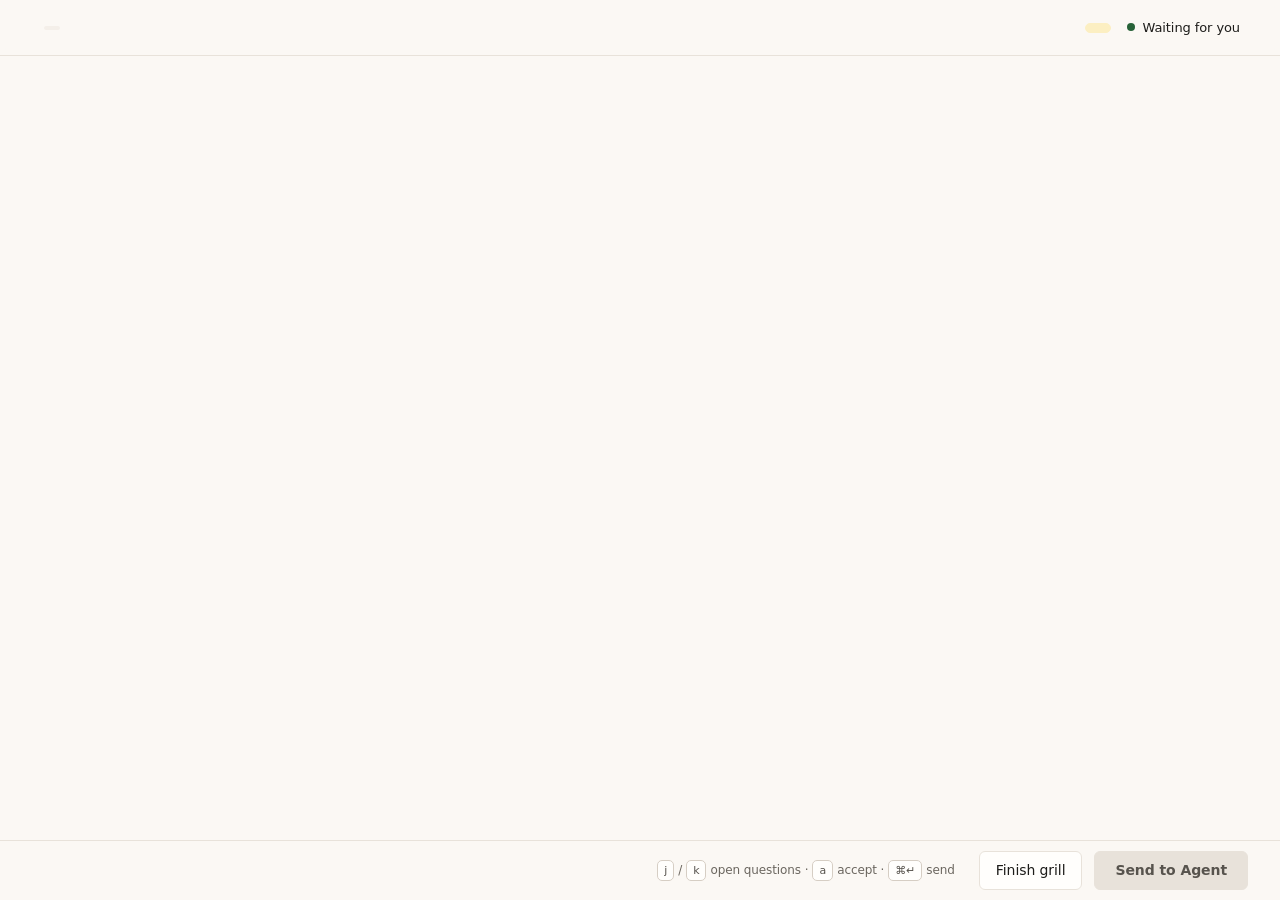
<file: design/mockups/brief.template.html>
<!doctype html>
<html lang="en">
<head>
<meta charset="utf-8" />
<meta name="viewport" content="width=device-width, initial-scale=1" />
<title>grill · Brief</title>
<link rel="stylesheet" href="../../skills/grilling-ui/page/tokens.css" />
<link rel="stylesheet" href="theme-studio.css" />
<style>
  /* Brief — the grill as one readable document (spec §7, Brief row). Theme: theme-studio.css, tokens only. */
  html { scroll-padding-top: 80px; scroll-padding-bottom: 88px; }
  body { min-height: 100vh; min-height: 100dvh; }

  /* ---- header: translucent material bar ---------------------------------- */
  .top {
    position: sticky; top: 0; z-index: var(--z-sticky);
    display: flex; align-items: center; gap: var(--sp-4);
    min-height: 56px; padding: var(--sp-2) var(--sp-8);
    background: var(--material);
    -webkit-backdrop-filter: saturate(180%) blur(20px); backdrop-filter: saturate(180%) blur(20px);
    border-bottom: 1px solid var(--hairline);
  }
  .top .name { display: flex; align-items: center; gap: var(--sp-3); min-width: 0; }
  .top h1 { font-family: var(--font-ui); font-size: var(--t-body); font-weight: 600; letter-spacing: var(--track-ui); margin: 0; white-space: nowrap; }
  .top .doc { padding: 2px 8px; border-radius: var(--r-chip); background: var(--paper-2); white-space: nowrap; overflow: hidden; text-overflow: ellipsis; }
  .top .spacer { flex: 1; }
  .top .agent { display: flex; align-items: center; gap: var(--sp-2); font-size: var(--t-footnote); color: var(--ink-2); white-space: nowrap; }
  .top .agent b { font-weight: 500; color: var(--ink); }
  .top .next { white-space: nowrap; background: var(--butter); border-color: var(--butter); color: var(--butter-ink); font-weight: 500; }
  .top .next b { font-weight: 700; font-variant-numeric: tabular-nums; }
  .top .next .short { display: none; }
  @media (hover: hover) { .top .next:hover { background: var(--butter); border-color: var(--butter-ink); color: var(--butter-ink); } }

  /* ---- page grid ---------------------------------------------------------- */
  .page {
    display: grid;
    grid-template-columns: 200px minmax(0, 68ch) minmax(320px, 1fr);
    grid-template-areas: "rail doc fig";
    gap: var(--sp-12);
    max-width: 1500px; margin: 0 auto;
    padding: var(--sp-10) var(--sp-8) 140px;
    align-items: start;
  }
  .rail { grid-area: rail; }
  .doc  { grid-area: doc; min-width: 0; }
  .fig  { grid-area: fig; min-width: 0; }

  /* ---- contents rail: an Apple sidebar ----------------------------------- */
  .rail { position: sticky; top: 88px; font-size: var(--t-footnote); max-height: calc(100vh - 176px); overflow: auto; padding: 2px var(--sp-2) 2px 2px; }
  .rail h2 { font-family: var(--font-ui); font-size: var(--t-caption); font-weight: 600; letter-spacing: 0; color: var(--ink-3); margin: 0 0 var(--sp-2) var(--sp-2); }
  .rail ol { list-style: none; margin: 0; padding: 0; }
  .rail li { margin: 0; }
  .rail a {
    display: flex; align-items: baseline; gap: var(--sp-2);
    padding: 4px var(--sp-2); border-radius: var(--r-row);
    color: var(--ink-2); line-height: 1.35; text-decoration: none;
    transition: background-color var(--dur-hover) var(--ease-out), color var(--dur-hover) var(--ease-out);
  }
  @media (hover: hover) { .rail a:hover { background: var(--paper-2); color: var(--ink); text-decoration: none; } }
  .rail a.cur { background: var(--paper-2); color: var(--blue); font-weight: 600; }
  .rail a .n {
    margin-left: auto; flex: none; min-width: 20px; text-align: center;
    font-size: 11px; line-height: 18px; font-weight: 700; font-variant-numeric: tabular-nums;
    border-radius: var(--r-pill); padding: 0 6px; background: var(--butter); color: var(--butter-ink);
  }
  .rail a .n.zero { background: transparent; color: var(--mint-ink); font-weight: 600; }
  .rail .lvl1 > a { font-weight: 600; color: var(--ink); margin-top: var(--sp-3); }
  .rail .lvl1:first-child > a { margin-top: 0; }
  .rail .lvl1 > a.cur { color: var(--blue); }
  .rail .lvl2 > a { padding-left: var(--sp-4); }
  .rail .q a { padding-left: 28px; font-size: var(--t-caption); color: var(--ink-2); }
  .rail .q a .qid { flex: none; }
  .rail .q a > span:last-child { min-width: 0; white-space: nowrap; overflow: hidden; text-overflow: ellipsis; }
  .rail .q a.staged { color: var(--peri-ink); background: transparent; border: 0; }
  .rail .q a.staged::after { content: ""; flex: none; align-self: center; margin-left: auto; width: 6px; height: 6px; border-radius: 50%; background: var(--peri-ink); }
  .rail .legend { margin: var(--sp-5) var(--sp-2) 0; padding-top: var(--sp-3); border-top: 1px solid var(--hairline); color: var(--ink-3); font-size: var(--t-caption); line-height: 1.5; }

  /* ---- document ----------------------------------------------------------- */
  .intro h1 { font-size: 44px; line-height: 1.06; letter-spacing: var(--track-display); margin: 0 0 var(--sp-3); }
  .intro .sum { font-size: var(--t-lead); line-height: 1.5; color: var(--ink-2); margin: 0 0 var(--sp-5); max-width: 56ch; }
  .intro .counts { display: flex; flex-wrap: wrap; gap: var(--sp-2); margin: 0; padding: 0; list-style: none; }
  .intro .counts li { font-size: var(--t-footnote); line-height: 26px; padding: 0 10px; border-radius: var(--r-pill); background: var(--stone); color: var(--stone-ink); white-space: nowrap; }
  .intro .counts b { font-weight: 700; font-variant-numeric: tabular-nums; }
  .intro .counts .settled  { background: var(--mint);   color: var(--mint-ink); }
  .intro .counts .open     { background: var(--butter); color: var(--butter-ink); }
  .intro .counts .reopened { background: var(--peach);  color: var(--peach-ink); }
  .intro .counts .round    { background: transparent; box-shadow: inset 0 0 0 1px var(--hairline-2); color: var(--ink-2); }

  .qid { font-family: var(--font-ui); font-size: var(--t-caption); font-weight: 500; letter-spacing: 0; color: var(--ink-3); font-variant-numeric: tabular-nums; }

  section.sec { margin-top: var(--sp-16); padding-top: var(--sp-6); border-top: 1px solid var(--hairline); }
  section.sec > h2 { font-size: 30px; letter-spacing: var(--track-display); margin: 0 0 var(--sp-2); display: flex; align-items: baseline; gap: var(--sp-3); }
  section.sub { margin-top: var(--sp-10); }
  section.sub > h3 { font-size: 22px; margin: 0 0 var(--sp-1); display: flex; align-items: baseline; gap: var(--sp-3); }
  .sec-note { color: var(--ink-2); font-size: var(--t-sub); margin: 0 0 var(--sp-2); }

  /* answered question: one prose line */
  .line {
    position: relative; display: block;
    margin: 0 0 0 calc(-1 * var(--sp-3)); padding: var(--sp-2) var(--sp-3);
    border-radius: var(--r-tile);
    font-size: var(--t-callout); line-height: 1.55;
    scroll-margin-top: 88px;
    transition: background-color var(--dur-hover) var(--ease-out);
  }
  .line .t { font-weight: 600; }
  .line .arrow { color: var(--ink-3); margin: 0 3px; }
  .line .a { color: var(--ink); }
  .line .a.text::before { content: "\201C"; color: var(--ink-3); }
  .line .a.text::after  { content: "\201D"; color: var(--ink-3); }
  .line .a .meta { font-size: var(--t-sub); }
  .line .qid { margin-right: var(--sp-2); }
  .line .tail { white-space: nowrap; }
  .line .ctl { font-size: var(--t-caption); padding: 2px 10px; margin-left: var(--sp-1); color: var(--ink-2); background: transparent; border-color: transparent; vertical-align: 1px; }
  @media (hover: hover) { .line .ctl:hover { border-color: var(--hairline-2); background: var(--surface); color: var(--ink); } }
  .line .reopen { opacity: 0; transition: opacity var(--dur-hover) var(--ease-out); }
  .line:hover .reopen, .line:focus-within .reopen, .line .reopen.staged { opacity: 1; }
  @media (hover: none) { .line .reopen { opacity: 1; } }
  .line .reopen.staged { color: var(--peri-ink); border-color: var(--peri-line); background: var(--peri); }
  .vis {
    display: inline-flex; align-items: center; gap: 6px; vertical-align: 1px;
    font-size: 11px; font-weight: 500; line-height: 18px; padding: 0 8px; margin-left: var(--sp-1);
    color: var(--ink-2); background: var(--surface); border: 1px solid var(--hairline); border-radius: var(--r-pill); white-space: nowrap;
  }
  @media (hover: hover) { .vis:hover { background: var(--butter-wash); border-color: var(--butter); color: var(--butter-ink); } }
  .line:hover, .line.hl { background: var(--surface); }
  .line.hl .vis, .block.hl .vis { background: var(--butter-wash); border-color: var(--butter); color: var(--butter-ink); }
  .line.lead { font-size: var(--t-lead); padding-top: var(--sp-2); }
  .line.lead .t { display: none; }
  .line.lead .arrow { margin-left: 0; }
  .line .notes { margin: var(--sp-1) 0 var(--sp-1) var(--sp-4); }
  .line.reopen-staged .a { text-decoration: line-through; text-decoration-color: var(--peri-ink); color: var(--ink-2); }

  /* open / reopened question: a white card on the paper */
  .block {
    position: relative;
    margin: var(--sp-4) 0 0 calc(-1 * var(--sp-3));
    padding: var(--sp-5) var(--sp-6) var(--sp-5);
    background: var(--surface);
    border: 1px solid var(--hairline);
    border-radius: var(--r-card);
    scroll-margin-top: 88px;
    transition: border-color var(--dur-hover) var(--ease-out);
  }
  .block:hover, .block.hl { border-color: var(--hairline-2); }
  .block.has-staged { border-color: var(--peri-line); }
  .block.sel, .block:focus-visible { outline: 2px solid var(--blue); outline-offset: 2px; }
  .block:focus { outline: none; }
  .block.sel:focus, .block:focus-visible { outline: 2px solid var(--blue); outline-offset: 2px; }
  .bh { display: flex; align-items: center; gap: var(--sp-2); flex-wrap: wrap; margin-bottom: var(--sp-2); }
  .bh .qid { order: -1; }
  .bh h4 { font-size: var(--t-title3); line-height: 1.25; margin: 0; flex: 1 0 100%; order: 1; }
  .bh .vis { margin-left: auto; }
  .body { color: var(--ink-2); margin: 0 0 var(--sp-4); font-size: var(--t-body); max-width: 62ch; }
  .was { font-size: var(--t-sub); color: var(--ink-2); margin: calc(-1 * var(--sp-2)) 0 var(--sp-4); }
  .was s { text-decoration-color: var(--peach-ink); }

  .opts { display: grid; gap: var(--sp-2); margin: 0 0 var(--sp-3); }
  .opts .opt { display: grid; grid-template-columns: 22px minmax(0, 1fr) auto; gap: var(--sp-3); align-items: start; }
  .opts .opt > span:nth-child(2) { padding-top: 1px; }
  .opts .opt .rt, .opts .opt .st { font-size: var(--t-caption); font-weight: 600; white-space: nowrap; padding-top: 2px; }
  .opts .opt .rt { color: var(--peri-ink); }
  /* the recommendation: dashed and pre-selected (not yet staged) */
  .opts .opt.rec { border: 1px dashed var(--peri-ink); background: var(--peri-wash); }
  .opts .opt.rec .k { border-style: dashed; border-color: var(--peri-ink); color: var(--peri-ink); }
  .opts.overridden .opt.rec { background: var(--surface); border-color: var(--hairline-2); }
  .opts.overridden .opt.rec .k { border-color: var(--hairline-2); color: var(--ink-2); }
  .opts .opt.staged, .opts .opt.rec.staged { border: 1px solid var(--peri-ink); background: var(--peri); }
  .opts .opt.staged .k, .opts.overridden .opt.staged .k { background: var(--peri-ink); border: 1px solid var(--peri-ink); color: var(--surface); }
  .opts .opt .st { display: none; color: var(--peri-ink); }
  .opts .opt.staged .st { display: inline; }
  .opts .opt.staged .rt { display: none; }

  .why { margin: 0 0 var(--sp-4); font-size: var(--t-sub); color: var(--ink-2); }
  .why b { color: var(--ink); font-weight: 600; }
  .free { display: block; }
  .free textarea { min-height: 44px; height: 44px; line-height: 1.45; overflow: hidden; resize: none; }
  .free .hint { display: none; font-size: var(--t-caption); font-weight: 500; color: var(--peri-ink); margin-top: 6px; }
  .free.on .hint { display: block; }

  /* thread: collapsed to bold first lines, expand inline */
  .thread { margin: var(--sp-4) 0 0; padding: var(--sp-3) 0 0; border-top: 1px solid var(--hairline); list-style: none; }
  .thread li { margin: 0; }
  .msg {
    display: block; width: calc(100% + 2 * var(--sp-2)); margin-left: calc(-1 * var(--sp-2));
    background: transparent; border: 0; border-radius: var(--r-row);
    padding: var(--sp-1) var(--sp-2); font-size: var(--t-sub); line-height: 1.5; color: var(--ink);
  }
  @media (hover: hover) { .msg:hover { background: var(--paper); border: 0; } }
  .msg:active { transform: none; background: var(--paper-2); }
  .msg .who { font-size: var(--t-caption); font-weight: 600; color: var(--ink-3); margin-right: var(--sp-2); }
  .msg .who.user { color: var(--ink); }
  .msg b { font-weight: 600; }
  .msg .rest { display: none; color: var(--ink-2); font-weight: 400; }
  .msg .more { color: var(--blue); font-size: var(--t-caption); margin-left: var(--sp-1); }
  .msg[aria-expanded="true"] .rest { display: inline; }
  .msg[aria-expanded="true"] .more { display: none; }
  .msg .at { color: var(--ink-3); font-size: var(--t-caption); margin-left: var(--sp-1); font-variant-numeric: tabular-nums; }

  /* deferred */
  .sec.deferred .line .t { font-weight: 500; color: var(--ink-2); }
  .sec.deferred .line .meta { font-size: var(--t-sub); }
  .sec.deferred .line .ctl { opacity: 1; color: var(--blue); }
  .sec.deferred .block { margin-top: var(--sp-2); margin-bottom: var(--sp-4); }

  /* ---- the visual: the product, resting on the page ----------------------- */
  .fig { position: sticky; top: 88px; }
  .fig figure { margin: 0; }
  .fig .frame { background: var(--surface); border: 1px solid var(--hairline); border-radius: var(--r-sheet); overflow: hidden; box-shadow: var(--shadow-product); }
  .fig .fh { display: flex; align-items: center; gap: var(--sp-2); padding: var(--sp-3) var(--sp-3) var(--sp-3) var(--sp-5); }
  .fig .fh h2 { font-family: var(--font-ui); font-size: var(--t-sub); font-weight: 600; letter-spacing: var(--track-ui); margin: 0; }
  .fig .fh .v { color: var(--ink-3); font-size: var(--t-caption); }
  .fig .fh .spacer { flex: 1; }
  .fig .fh button { font-size: var(--t-caption); padding: 4px 12px; }
  .stale { display: flex; align-items: center; gap: var(--sp-3); margin: 0 var(--sp-3) var(--sp-3); padding: 8px 8px 8px 14px; border-radius: var(--r-tile); background: var(--peach); color: var(--peach-ink); font-size: var(--t-footnote); }
  .stale b { font-weight: 600; }
  .stale .spacer { flex: 1; }
  .stale button { font-size: var(--t-caption); padding: 4px 12px; border-color: transparent; background: var(--surface); color: var(--ink); font-weight: 600; }
  .viewport { position: relative; overflow: hidden; background: var(--paper); border-top: 1px solid var(--hairline); border-bottom: 1px solid var(--hairline); }
  .viewport iframe { position: absolute; top: 0; left: 0; border: 0; transform-origin: 0 0; background: var(--surface); }
  .fig figcaption { padding: var(--sp-3) var(--sp-5) var(--sp-4); font-size: var(--t-footnote); line-height: 1.5; color: var(--ink-2); }
  .fig figcaption .how-now { display: block; color: var(--butter-ink); font-weight: 600; margin-bottom: 2px; }
  .fig figcaption .how-now:empty { display: none; }
  .fig figcaption .how { display: flex; align-items: center; gap: 6px; color: var(--ink-3); font-size: var(--t-caption); margin-top: var(--sp-2); }
  .fig.hidden .viewport, .fig.hidden figcaption, .fig.hidden .stale { display: none; }

  /* ---- send bar: material, one black pill -------------------------------- */
  .bar {
    position: fixed; left: 0; right: 0; bottom: 0; z-index: var(--z-sticky);
    display: flex; align-items: center; gap: var(--sp-3);
    min-height: 60px; padding: var(--sp-2) var(--sp-8);
    background: var(--material);
    -webkit-backdrop-filter: saturate(180%) blur(20px); backdrop-filter: saturate(180%) blur(20px);
    border-top: 1px solid var(--hairline);
    font-size: var(--t-footnote);
  }
  .bar .list { flex: 1; min-width: 0; color: var(--ink-2); white-space: nowrap; overflow: hidden; text-overflow: ellipsis; }
  .bar .list b { color: var(--peri-ink); font-weight: 600; }
  .bar .list a { color: var(--ink); font-weight: 500; }
  .bar .keys { color: var(--ink-3); font-size: var(--t-caption); white-space: nowrap; display: flex; align-items: center; gap: 4px; }
  .bar button { white-space: nowrap; font-size: var(--t-sub); padding: 8px 16px; }
  .bar button.primary { padding: 8px 20px; }
  .toast { bottom: 80px; }

  /* ---- < 1100: figure sits under the header, no rail ---------------------- */
  @media (max-width: 1099px) {
    .page { grid-template-columns: minmax(0, 68ch); grid-template-areas: "fig" "doc"; justify-content: center; gap: var(--sp-10); padding-top: var(--sp-6); }
    .rail { display: none; }
    .fig { position: static; }
  }
  /* ---- < 760: everything stacks, tighter gutters -------------------------- */
  @media (max-width: 759px) {
    .top { padding: var(--sp-2) var(--sp-4); gap: var(--sp-2); min-height: 52px; }
    .top .name { flex: 1; }
    .top h1 { overflow: hidden; text-overflow: ellipsis; }
    .top .spacer { display: none; }
    .top .doc, .top .agent span { display: none; }
    .top .agent b { position: absolute; width: 1px; height: 1px; overflow: hidden; clip: rect(0 0 0 0); white-space: nowrap; }
    .top .next { padding: 4px 12px; }
    .top .next .long { display: none; }
    .top .next .short { display: inline; }
    .page { padding: var(--sp-4) var(--sp-4) 150px; grid-template-columns: minmax(0, 1fr); gap: var(--sp-8); }
    .intro h1 { font-size: 32px; }
    .intro .sum { font-size: var(--t-callout); }
    section.sec { margin-top: var(--sp-12); }
    section.sec > h2 { font-size: 25px; }
    section.sub > h3 { font-size: 20px; }
    .block { padding: var(--sp-4); margin-left: calc(-1 * var(--sp-2)); margin-right: calc(-1 * var(--sp-2)); border-radius: var(--r-card); }
    .bh h4 { font-size: 19px; }
    .opts .opt { grid-template-columns: 22px minmax(0, 1fr); row-gap: 2px; }
    .opts .opt > span:last-child { grid-column: 2; }
    .opts .opt > span:last-child:empty { display: none; }
    .line { margin-left: calc(-1 * var(--sp-2)); padding-left: var(--sp-2); padding-right: var(--sp-2); font-size: var(--t-body); }
    .line .tail { white-space: normal; }
    .fig .frame { border-radius: var(--r-card); }
    .bar { padding: var(--sp-2) var(--sp-4) calc(var(--sp-2) + env(safe-area-inset-bottom)); flex-wrap: wrap; row-gap: 6px; }
    .bar .list { flex-basis: 100%; }
    .bar .keys { display: none; }
    .bar .spacer { flex: 1; }
    .toast { bottom: 128px; }
  }
</style>
</head>
<body>
<header class="top">
  <div class="name"><h1 id="topic"></h1><span class="doc path" id="doc"></span></div>
  <span class="spacer"></span>
  <button type="button" class="next ghost" id="next-open" title="Jump to the next open question (j)"></button>
  <span class="agent"><i class="dot" id="dot"></i><b id="agent-text">Waiting for you</b><span id="agent-since"></span></span>
</header>

<div class="page">
  <nav class="rail" id="rail" aria-label="Jump to section"></nav>
  <main class="doc" id="doc-main"></main>
  <aside class="fig" id="fig" aria-label="Visual"></aside>
</div>

<div class="bar" id="bar">
  <span class="list" id="staged-list"></span>
  <span class="keys"><kbd>j</kbd>/<kbd>k</kbd> open questions · <kbd>a</kbd> accept · <kbd>⌘↵</kbd> send</span>
  <span class="spacer"></span>
  <button type="button" id="finish">Finish grill</button>
  <button type="button" class="primary" id="send" disabled>Send to Agent</button>
</div>
<div class="toast" id="toast" role="status" aria-live="polite"></div>

<script>
/*__DATA__*/
</script>
<script>
(() => {
  const S = SESSION;
  const Q = S.questions;
  const byId = Object.fromEntries(Q.map((q) => [q.id, q]));
  const $ = (id) => document.getElementById(id);
  const esc = (s) => String(s == null ? "" : s).replace(/[&<>"']/g, (c) => ({ "&": "&amp;", "<": "&lt;", ">": "&gt;", '"': "&quot;", "'": "&#39;" }[c]));
  const qnum = (id) => id.toUpperCase();
  const byRound = (a, b) => a.round - b.round || parseInt(a.id.slice(1), 10) - parseInt(b.id.slice(1), 10);
  const needsAnswer = (q) => q.status === "open" || q.status === "reopened";

  /* ---- sections from dependency roots (plan Task 4, Step 1) ---------- */
  const rootOf = (q, byId) => { let cur = q, seen = new Set(); while (cur.deps && cur.deps.length && !seen.has(cur.id)) { seen.add(cur.id); const p = byId[cur.deps[0]]; if (!p) break; cur = p; } return cur.id; };
  // Within a root section, the question one step below the root on the deps[0] path.
  // Used to split a root section into sub-sections when the session has a single root
  // (this session: everything descends from Q1, so one flat section would be 24 items long).
  const branchOf = (q) => {
    let cur = q, prev = null, seen = new Set();
    while (cur.deps && cur.deps.length && !seen.has(cur.id)) { seen.add(cur.id); const p = byId[cur.deps[0]]; if (!p) break; prev = cur; cur = p; }
    return prev ? prev.id : q.id;
  };

  const deferred = Q.filter((q) => q.status === "deferred").sort(byRound);
  const live = Q.filter((q) => q.status !== "deferred");
  const roots = [...new Set(live.map((q) => rootOf(q, byId)))].map((id) => byId[id]).sort(byRound);
  const SECTIONS = roots.map((r) => {
    const members = live.filter((q) => rootOf(q, byId) === r.id && q.id !== r.id);
    const branchIds = [...new Set(members.map(branchOf))].map((id) => byId[id]).sort(byRound);
    const split = roots.length === 1 && branchIds.length > 1;
    const subs = split
      ? branchIds.map((b) => ({ head: b, items: members.filter((q) => branchOf(q) === b.id && q.id !== b.id) }))
      : [{ head: null, items: members }];
    return { head: r, subs };
  });
  const order = (items) => [...items.filter((q) => !needsAnswer(q)).sort(byRound), ...items.filter(needsAnswer).sort(byRound)];

  /* ---- visual regions ------------------------------------------------ */
  const REGIONS = new Set([...VISUAL_HTML.matchAll(/data-q="(q\d+)"/g)].map((m) => m[1]));

  /* ---- staging (in memory for the mockup) ---------------------------- */
  // staged[id] = { option?: "A", text?: "...", reopen?: true }
  const staged = {};
  const expandedDeferred = new Set();

  const optText = (q, k) => { const o = q.options.find((x) => x.k === k); return o ? o.text : ""; };
  const answerText = (q) => {
    const a = q.answer; if (!a) return { html: "", kind: "" };
    if (a.kind === "text") return { html: esc(a.text), kind: "text" };
    const t = optText(q, a.option);
    return { html: esc(t) + (a.text ? ` <span class="meta">— “${esc(a.text)}”</span>` : ""), kind: a.kind };
  };
  const firstLine = (text) => {
    const m = String(text).match(/^(.+?[.!?])(\s+|$)([\s\S]*)$/);
    return m ? [m[1], m[3]] : [text, ""];
  };
  const hhmm = (iso) => { const d = new Date(iso); return isNaN(d) ? "" : d.toISOString().slice(11, 16); };

  const thread = (q) => !q.thread || !q.thread.length ? "" :
    `<ul class="thread" aria-label="Thread">${q.thread.map((m, i) => {
      const [first, rest] = firstLine(m.text);
      return `<li><button type="button" class="msg" aria-expanded="false" data-msg="${q.id}:${i}"><span class="who ${m.who}">${m.who === "agent" ? "Agent" : "You"}</span><b>${esc(first)}</b>${rest ? ` <span class="rest">${esc(rest)}</span><span class="more">· more</span>` : ""}<span class="at">${hhmm(m.at)}</span></button></li>`;
    }).join("")}</ul>`;

  const visTag = (q) => REGIONS.has(q.id) ? `<button type="button" class="vis vismark" data-show="${q.id}" title="Show its part of the visual">In visual</button>` : "";

  function line(q, lead) {
    const a = answerText(q);
    const st = staged[q.id] || {};
    const nThread = (q.thread || []).length;
    return `<div class="line ${lead ? "lead" : ""} ${st.reopen ? "reopen-staged" : ""}" id="${q.id}" data-q="${q.id}" tabindex="-1">`
      + (lead ? "" : `<span class="qid">${qnum(q.id)}</span>`)
      + `<span class="t">${esc(q.title)}</span> <span class="arrow">→</span> <span class="a ${a.kind === "text" ? "text" : ""}">${a.html}</span>`
      + `<span class="tail">${REGIONS.has(q.id) ? `<button type="button" class="vis vismark" data-show="${q.id}" title="Show its part of the visual">In visual</button>` : ""}`
      + (nThread ? `<button type="button" class="ctl" data-notes="${q.id}" aria-expanded="false">${nThread} ${nThread === 1 ? "note" : "notes"}</button>` : "")
      + `<button type="button" class="ctl reopen ${st.reopen ? "staged" : ""}" data-reopen="${q.id}" aria-pressed="${st.reopen ? "true" : "false"}">${st.reopen ? "reopen · staged" : "reopen"}</button></span>`
      + (nThread ? `<div class="notes" hidden>${thread(q)}</div>` : "")
      + `</div>`;
  }

  function block(q) {
    const st = staged[q.id] || {};
    const hasText = !!(st.text && st.text.trim());
    const overridden = !!st.option || hasText;
    const opts = q.options.map((o, i) => {
      const isRec = q.rec && q.rec.option === o.k;
      const isStaged = st.option === o.k;
      return `<button type="button" class="opt ${isRec ? "rec" : ""} ${isStaged ? "staged" : ""}" data-q="${q.id}" data-opt="${o.k}" aria-pressed="${isStaged}">`
        + `<span class="k">${o.k}</span><span>${esc(o.text)}</span>`
        + `<span>${isRec ? `<span class="rt">Recommended</span>` : ""}<span class="st">Staged</span></span></button>`;
    }).join("");
    const was = q.status === "reopened" && q.answer ? `<p class="was">Was: <s>${answerText(q).html}</s></p>` : "";
    const tags = `<span class="chip ${q.status}">${q.status[0].toUpperCase() + q.status.slice(1)}</span>${q.updated ? `<span class="chip updated">Rec updated</span>` : ""}${visTag(q)}`;
    return `<article class="block ${Object.keys(st).length ? "has-staged" : ""}" id="${q.id}" data-q="${q.id}" tabindex="-1" aria-labelledby="h-${q.id}">`
      + `<div class="bh"><span class="qid">${qnum(q.id)}</span><h4 id="h-${q.id}">${esc(q.title)}</h4>${tags}</div>`
      + `<p class="body">${esc(q.body)}</p>${was}`
      + `<div class="opts ${overridden && !st.option ? "overridden" : ""} ${st.option ? "overridden" : ""}" role="group" aria-label="Options">${opts}</div>`
      + (q.rec ? `<p class="why"><b>Why ${esc(q.rec.option)}:</b> ${esc(q.rec.why)}</p>` : "")
      + `<label class="free ${hasText ? "on" : ""}"><span class="visually-hidden" hidden>Your answer</span><textarea rows="1" data-free="${q.id}" class="${hasText ? "staged" : ""}" placeholder="Answer in your own words, or push back…" aria-label="Free-text answer for ${qnum(q.id)}">${esc(st.text || "")}</textarea><span class="hint">Staged as your answer${st.option ? ` with option ${st.option}` : ""}.</span></label>`
      + thread(q)
      + `</article>`;
  }

  function subHead(q, tag) {
    const open = q && needsAnswer(q);
    return open ? block(q) : line(q, true);
  }

  /* ---- render ---------------------------------------------------------- */
  const slug = (id) => "sec-" + id;
  const openIn = (items) => items.filter(needsAnswer).length;

  function renderDoc() {
    const settled = Q.filter((q) => q.status === "answered").length;
    const open = Q.filter((q) => q.status === "open").length;
    const reopened = Q.filter((q) => q.status === "reopened").length;
    const rounds = Math.max(...Q.map((q) => q.round));
    let h = `<div class="intro"><h1>${esc(S.topic)}</h1><p class="sum">${esc(S.note || "")}</p>`
      + `<ul class="counts"><li class="settled"><b>${settled}</b> settled</li><li class="open"><b>${open}</b> open</li><li class="reopened"><b>${reopened}</b> reopened</li><li class="deferred"><b>${deferred.length}</b> deferred</li><li class="round">Round <b>${rounds}</b></li></ul></div>`;
    for (const sec of SECTIONS) {
      const r = sec.head;
      h += `<section class="sec" id="${slug(r.id)}"><h2><span>${esc(r.title)}</span><span class="qid">${qnum(r.id)}</span></h2>`;
      h += subHead(r);
      for (const sub of sec.subs) {
        if (sub.head) {
          h += `<section class="sub" id="${slug(sub.head.id)}"><h3><span>${esc(sub.head.title)}</span><span class="qid">${qnum(sub.head.id)}</span></h3>`;
          h += subHead(sub.head);
        }
        for (const q of order(sub.items)) h += needsAnswer(q) ? block(q) : line(q);
        if (sub.head) h += `</section>`;
      }
      h += `</section>`;
    }
    if (deferred.length) {
      h += `<section class="sec deferred" id="sec-deferred"><h2>Deferred</h2><p class="sec-note">Parked on purpose. Open one to answer it now.</p>`;
      for (const q of deferred) {
        const ex = expandedDeferred.has(q.id);
        const parent = q.deps && q.deps[0] ? byId[q.deps[0]] : null;
        h += `<div class="line" id="${q.id}" data-q="${q.id}" tabindex="-1"><span class="qid">${qnum(q.id)}</span><span class="t">${esc(q.title)}</span> <span class="meta">· after ${parent ? esc(parent.title) : "—"}</span>`
          + `<span class="tail"><button type="button" class="ctl" data-expand="${q.id}" aria-expanded="${ex}">${ex ? "close" : "answer now"}</button></span></div>`;
        if (ex) h += block(q).replace(`id="${q.id}"`, `id="${q.id}-b"`);
      }
      h += `</section>`;
    }
    $("doc-main").innerHTML = h;
  }

  function renderRail() {
    let h = `<h2>Contents</h2><ol>`;
    for (const sec of SECTIONS) {
      const all = [sec.head, ...sec.subs.flatMap((s) => (s.head ? [s.head] : []).concat(s.items))];
      h += `<li class="lvl1"><a href="#${slug(sec.head.id)}" data-sec="${slug(sec.head.id)}">${esc(sec.head.title)}<span class="n ${openIn(all) ? "" : "zero"}">${openIn(all) || "✓"}</span></a></li>`;
      for (const sub of sec.subs) {
        if (!sub.head) continue;
        const items = [sub.head, ...sub.items];
        const n = openIn(items);
        h += `<li class="lvl2"><a href="#${slug(sub.head.id)}" data-sec="${slug(sub.head.id)}">${esc(sub.head.title)}<span class="n ${n ? "" : "zero"}">${n || "✓"}</span></a></li>`;
        for (const q of items.filter(needsAnswer).sort(byRound)) {
          h += `<li class="q"><a href="#${q.id}" title="${esc(q.title)}" data-jump="${q.id}" class="${staged[q.id] ? "staged" : ""}"><span class="qid">${qnum(q.id)}</span><span>${esc(q.title)}</span></a></li>`;
        }
      }
    }
    if (deferred.length) h += `<li class="lvl1"><a href="#sec-deferred" data-sec="sec-deferred">Deferred<span class="n zero">${deferred.length}</span></a></li>`;
    h += `</ol><p class="legend">Numbers are questions waiting on you. Hover a question to outline its part of the visual.</p>`;
    $("rail").innerHTML = h;
  }

  function renderFig() {
    const v = S.visual || {};
    $("fig").innerHTML = `<figure class="frame">`
      + `<div class="fh"><h2>Visual</h2><span class="v">${esc((v.kind || "").replace(/^./, (c) => c.toUpperCase()))} · v${esc(v.version || "")}</span><span class="spacer"></span><button type="button" class="ghost" id="fig-toggle" aria-expanded="true">Hide</button></div>`
      + (v.stale ? `<div class="stale" role="note"><span><b>Out of date.</b> A question it shows was reopened.</span><span class="spacer"></span><button type="button" id="regen">Regenerate</button></div>` : "")
      + `<div class="viewport" id="viewport"><iframe id="visual-frame" title="Visual v${esc(v.version || "")}" sandbox="allow-scripts"></iframe></div>`
      + `<figcaption><span id="fig-status" class="how-now" aria-live="polite"></span>${esc(v.note || "")}<span class="how vismark">Click a part of the visual to jump to its question.</span></figcaption></figure>`;
    const f = $("visual-frame");
    f.srcdoc = VISUAL_HTML;
    fit();
  }

  // The visual is authored at a desktop width; scale it to the figure instead of reflowing it.
  const NATIVE_W = 680, NATIVE_H = 418;
  function fit() {
    const vp = $("viewport"), f = $("visual-frame"); if (!vp || !f) return;
    const w = vp.clientWidth || NATIVE_W;
    const cap = innerWidth < 1100 ? (innerWidth < 760 ? 240 : 300) : Infinity;
    const s = Math.min(1, w / NATIVE_W, cap / NATIVE_H);
    f.style.width = NATIVE_W + "px"; f.style.height = NATIVE_H + "px";
    f.style.transform = `scale(${s})`;
    vp.style.height = Math.round(NATIVE_H * s) + "px";
    f.style.left = Math.max(0, Math.round((w - NATIVE_W * s) / 2)) + "px";
  }

  function stagedCount() { return Object.values(staged).filter((s) => s.option || (s.text && s.text.trim()) || s.reopen).length; }
  function renderBar() {
    const entries = Object.entries(staged).filter(([, s]) => s.option || (s.text && s.text.trim()) || s.reopen);
    const n = entries.length;
    $("send").disabled = !n;
    $("send").textContent = n ? `Send ${n} to Agent` : "Send to Agent";
    $("staged-list").innerHTML = n
      ? `<b>${n} staged</b> · ` + entries.map(([id, s]) => `<a href="#${id}" data-jump="${id}">${qnum(id)}</a> ${s.reopen ? "reopen" : [s.option ? "→ " + s.option : "", s.text && s.text.trim() ? "“" + esc(s.text.trim().slice(0, 28)) + (s.text.trim().length > 28 ? "…" : "") + "”" : ""].filter(Boolean).join(" ")}`).join(" · ")
      : "Nothing staged. Picks and notes stay here until you send.";
    const left = Q.filter((q) => needsAnswer(q) && !staged[q.id]).length;
    $("next-open").innerHTML = left ? `<b>${left}</b><span class="long"> waiting on you · next</span><span class="short"> open</span> ↓` : "All staged";
  }

  function render() {
    const y = window.scrollY;
    const focusId = document.activeElement && document.activeElement.dataset && document.activeElement.dataset.free;
    const caret = focusId ? document.activeElement.selectionStart : 0;
    renderDoc(); renderRail(); renderBar();
    document.querySelectorAll(".free textarea").forEach(grow);
    window.scrollTo(0, y);
    if (focusId) { const t = document.querySelector(`[data-free="${focusId}"]`); if (t) { t.focus({ preventScroll: true }); t.setSelectionRange(caret, caret); } }
    observeSections();
  }

  function grow(t) { t.style.height = "auto"; t.style.height = Math.max(38, t.scrollHeight + 2) + "px"; }

  /* ---- staging actions ------------------------------------------------- */
  function clean(id) { const s = staged[id]; if (s && !s.option && !(s.text && s.text.trim()) && !s.reopen) delete staged[id]; }
  function pick(id, k) {
    const s = staged[id] = staged[id] || {};
    s.option = s.option === k ? undefined : k;
    clean(id); render();
  }
  function accept(id) { const q = byId[id]; if (q && q.rec) { staged[id] = Object.assign(staged[id] || {}, { option: q.rec.option }); render(); } }

  /* ---- visual linkage (parent side of Task 20's protocol) -------------- */
  let hlId = null;
  function highlight(ids) {
    const f = $("visual-frame");
    if (f && f.contentWindow) f.contentWindow.postMessage({ highlight: ids }, "*");
  }
  function hoverTo(id) {
    if (id === hlId) return;
    hlId = id;
    document.querySelectorAll(".hl").forEach((el) => el.classList.remove("hl"));
    if (id) document.querySelectorAll(`[data-q="${id}"].line, [data-q="${id}"].block`).forEach((el) => el.classList.add("hl"));
    highlight(id ? [id] : []);
    const st = $("fig-status");
    if (st) st.textContent = !id ? "" : REGIONS.has(id) ? `${qnum(id)} · ${byId[id].title}: outlined above` : "";
  }
  function select(id) {
    const el = document.getElementById(id) || document.getElementById(id + "-b");
    if (!el) {
      const q = byId[id];
      if (q && q.status === "deferred") { expandedDeferred.add(id); render(); return select(id); }
      return;
    }
    document.querySelectorAll(".sel").forEach((x) => x.classList.remove("sel"));
    const target = document.getElementById(id + "-b") || el;
    target.classList.add("sel");
    target.scrollIntoView({ behavior: "smooth", block: "center" });
    target.focus({ preventScroll: true });
    setTimeout(() => target.classList.remove("sel"), 1800);
  }

  addEventListener("message", (e) => {
    const f = $("visual-frame");
    if (!f || e.source !== f.contentWindow || !e.data || typeof e.data !== "object") return;
    if (typeof e.data.clicked === "string" && /^q\d+$/.test(e.data.clicked)) select(e.data.clicked);
    else if (e.data.key === "send") send();
    else if (e.data.key === "escape") { const b = document.querySelector(".block"); (b || document.body).focus(); }
  });

  document.addEventListener("mouseover", (e) => {
    const el = e.target.closest(".block[data-q], .line[data-q]");
    hoverTo(el ? el.dataset.q : null);
  });
  document.addEventListener("focusin", (e) => {
    const el = e.target.closest(".block[data-q], .line[data-q]");
    if (el) hoverTo(el.dataset.q);
  });

  /* ---- events ---------------------------------------------------------- */
  document.addEventListener("click", (e) => {
    const t = e.target;
    const opt = t.closest(".opt[data-opt]");
    if (opt) return pick(opt.dataset.q, opt.dataset.opt);
    const ro = t.closest("[data-reopen]");
    if (ro) { const id = ro.dataset.reopen; staged[id] = staged[id] || {}; staged[id].reopen = !staged[id].reopen; clean(id); return render(); }
    const notes = t.closest("[data-notes]");
    if (notes) { const box = notes.closest(".line").querySelector(".notes"); const on = box.hidden; box.hidden = !on; notes.setAttribute("aria-expanded", String(on)); return; }
    const msg = t.closest(".msg");
    if (msg) { msg.setAttribute("aria-expanded", String(msg.getAttribute("aria-expanded") !== "true")); return; }
    const ex = t.closest("[data-expand]");
    if (ex) { const id = ex.dataset.expand; expandedDeferred.has(id) ? expandedDeferred.delete(id) : expandedDeferred.add(id); render(); if (expandedDeferred.has(id)) setTimeout(() => select(id), 0); return; }
    const jump = t.closest("[data-jump]");
    if (jump) { e.preventDefault(); return select(jump.dataset.jump); }
    if (t.closest("#next-open")) return nextOpen(1);
    const show = t.closest("[data-show]");
    if (show) { const r = $("fig").getBoundingClientRect(); if (r.bottom < 60 || r.top > innerHeight) $("fig").scrollIntoView({ behavior: "smooth", block: "start" }); hlId = null; return hoverTo(show.dataset.show); }
    if (t.closest("#fig-toggle")) { const fig = $("fig"); const hid = fig.classList.toggle("hidden"); t.textContent = hid ? "Show" : "Hide"; t.setAttribute("aria-expanded", String(!hid)); return; }
    if (t.closest("#regen")) return toast("Visualize sent · the agent will redraw v4");
    if (t.closest("#finish")) return toast("Finish asks to confirm first (7 open questions)");
    if (t.closest("#send")) return send();
  });

  document.addEventListener("input", (e) => {
    const t = e.target.closest("[data-free]"); if (!t) return;
    const id = t.dataset.free;
    staged[id] = staged[id] || {};
    staged[id].text = t.value;
    clean(id);
    grow(t);
    // light update: no full re-render while typing
    const b = t.closest(".block");
    const has = !!t.value.trim();
    t.classList.toggle("staged", has);
    t.closest(".free").classList.toggle("on", has);
    b.classList.toggle("has-staged", !!staged[id]);
    b.querySelector(".opts").classList.toggle("overridden", has || !!(staged[id] && staged[id].option));
    renderBar();
    const ra = document.querySelector(`.rail [data-jump="${id}"]`); if (ra) ra.classList.toggle("staged", !!staged[id]);
  });

  function toast(msg) { const t = $("toast"); t.textContent = msg; t.classList.add("show"); clearTimeout(toast.t); toast.t = setTimeout(() => t.classList.remove("show"), 2200); }

  function send() {
    const n = stagedCount(); if (!n) return;
    for (const k in staged) delete staged[k];
    $("dot").classList.add("working"); $("agent-text").textContent = "Agent is working"; $("agent-since").textContent = "";
    toast(`Sent ${n} ${n === 1 ? "action" : "actions"} as one turn`);
    render();
    setTimeout(() => { $("dot").classList.remove("working"); $("agent-text").textContent = "Waiting for you"; $("agent-since").textContent = "· just now"; }, 2600);
  }

  /* ---- keyboard (subset of spec §7) ------------------------------------ */
  const openBlocks = () => [...document.querySelectorAll(".block")];
  function nextOpen(dir) {
    const bs = openBlocks(); if (!bs.length) return;
    const cur = document.activeElement && document.activeElement.closest && document.activeElement.closest(".block");
    let i = cur ? bs.indexOf(cur) + dir : -1;
    if (i < 0) {
      // first block below (or above) the middle of the viewport
      const mid = innerHeight / 3;
      i = dir > 0 ? bs.findIndex((b) => b.getBoundingClientRect().top > mid) : bs.map((b) => b.getBoundingClientRect().top < mid - 10).lastIndexOf(true);
      if (i < 0) i = dir > 0 ? 0 : bs.length - 1;
    }
    i = Math.max(0, Math.min(bs.length - 1, i));
    bs[i].scrollIntoView({ behavior: "smooth", block: "center" });
    bs[i].focus({ preventScroll: true });
    hoverTo(bs[i].dataset.q);
  }
  document.addEventListener("keydown", (e) => {
    if ((e.metaKey || e.ctrlKey) && e.key === "Enter") { e.preventDefault(); return send(); }
    const inField = e.target.closest && e.target.closest("input, textarea, [contenteditable]");
    if (e.key === "Escape") { if (inField) { const b = e.target.closest(".block"); (b || document.body).focus(); } return; }
    if (inField || e.isComposing || e.ctrlKey || e.altKey || e.metaKey) return;
    const cur = document.activeElement && document.activeElement.closest && document.activeElement.closest(".block");
    if (e.key === "j") { e.preventDefault(); nextOpen(1); }
    else if (e.key === "k") { e.preventDefault(); nextOpen(-1); }
    else if (cur && e.key === "a") { e.preventDefault(); const id = cur.dataset.q; accept(id); focusBlock(id); }
    else if (cur && /^[1-4]$/.test(e.key)) {
      const q = byId[cur.dataset.q]; const o = q && q.options[+e.key - 1];
      if (o) { e.preventDefault(); pick(q.id, o.k); focusBlock(q.id); }
    }
    else if (cur && e.key === "f") { e.preventDefault(); const t = cur.querySelector("textarea"); if (t) t.focus(); }
  });
  function focusBlock(id) { const b = document.querySelector(`.block[data-q="${id}"]`); if (b) b.focus({ preventScroll: true }); }

  /* ---- rail: current section ------------------------------------------ */
  let io = null;
  function observeSections() {
    if (io) io.disconnect();
    if (!("IntersectionObserver" in window)) return;
    const vis = new Map();
    io = new IntersectionObserver((ents) => {
      ents.forEach((en) => vis.set(en.target.id, en.isIntersecting ? en.boundingClientRect.top : null));
      const tops = [...vis.entries()].filter(([, v]) => v != null).sort((a, b) => a[1] - b[1]);
      const id = tops.length ? tops[0][0] : null;
      document.querySelectorAll(".rail a[data-sec]").forEach((a) => a.classList.toggle("cur", a.dataset.sec === id));
    }, { rootMargin: "-80px 0px -55% 0px" });
    document.querySelectorAll("section.sub, section.sec.deferred").forEach((s) => io.observe(s));
  }

  /* ---- boot ------------------------------------------------------------ */
  $("topic").textContent = S.topic;
  $("doc").textContent = "→ " + S.doc;
  if (S.agent && S.agent.since) $("agent-since").textContent = "· since " + hhmm(S.agent.since);
  renderFig();
  render();
  if ("ResizeObserver" in window) new ResizeObserver(fit).observe($("fig")); else addEventListener("resize", fit);
})();
</script>
</body>
</html>
</file>
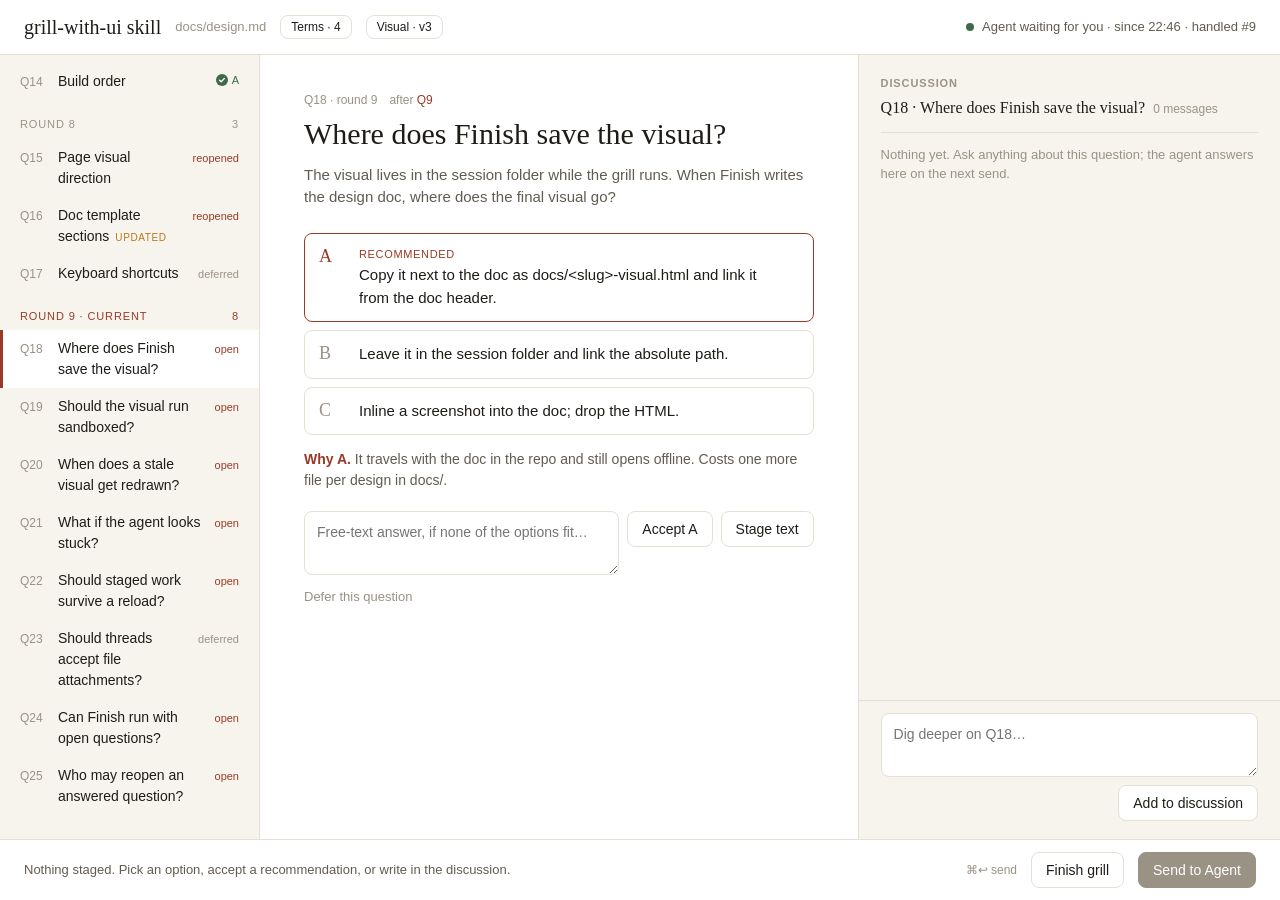
<file: design/mockups/inbox.html>
<!doctype html>
<html lang="en">
<head>
<meta charset="utf-8" />
<meta name="viewport" content="width=device-width, initial-scale=1" />
<title>Inbox · grill mockup</title>
<!-- Inbox layout mockup (plan Task 3, spec §7 / §9.1). The look is Jason Ku's grill-with-ui page.html,
     verbatim: its :root tokens and every rule from page.html lines 8-205 are copied unchanged below
     (system serif/sans, no web fonts, no tokens.css). Markup and render code follow page.html's renders;
     data comes from SESSION (build.mjs inlines data.js at the DATA slot). The only additions sit in the
     "mockup additions" block after the copied CSS. -->
<style>
  :root {
    --bg: #f7f4ee; --panel: #ffffff; --ink: #1f1c18; --ink-2: #625b51; --ink-3: #9a9285;
    --rule: #e6e0d4; --accent: #9a3a26; --ok: #3d6b4a; --ok-soft: #e3eee5; --stage: #b8791f; --stage-soft: #f8ecd2; --warn-soft: #fbe9e4;
    --serif: "Iowan Old Style", Charter, Georgia, serif;
    --sans: -apple-system, BlinkMacSystemFont, "Segoe UI", Helvetica, Arial, sans-serif;
  }
  * { box-sizing: border-box; }
  html, body { height: 100%; margin: 0; }
  body {
    font-family: var(--sans); font-size: 15px; line-height: 1.5; color: var(--ink); background: var(--bg);
    display: grid; grid-template-rows: auto auto 1fr auto; grid-template-columns: 260px minmax(0, 1fr) 33vw; height: 100vh;
  }
  a { color: var(--accent); }
  /* Rows are pinned: the banner is display:none most of the time, and auto-placement would
     otherwise slide the content into the "auto" row and stretch the footer into the "1fr" row. */
  #banner { grid-row: 1; grid-column: 1 / -1; display: none; padding: 9px 24px; font-size: 14px; background: var(--warn-soft); color: var(--accent); border-bottom: 1px solid var(--rule); }
  #banner.show { display: block; } #banner.done { background: var(--ok-soft); color: var(--ok); }

  header { grid-row: 2; grid-column: 1 / -1; display: flex; align-items: center; gap: 14px; padding: 12px 24px; border-bottom: 1px solid var(--rule); background: var(--panel); position: relative; }
  header h1 { font-family: var(--serif); font-weight: 500; font-size: 20px; margin: 0; }
  header .path { color: var(--ink-3); font-size: 13px; }
  header .status { margin-left: auto; display: flex; align-items: center; gap: 8px; font-size: 13px; color: var(--ink-2); } header .status .spin { color: var(--stage); }
  .dot { width: 8px; height: 8px; border-radius: 50%; background: var(--ok); }
  .dot.working { background: var(--stage); animation: pulse 1.2s ease-in-out infinite; }
  .dot.gone { background: var(--ink-3); }
  @keyframes pulse { 50% { opacity: .3; } }
  @keyframes spin { to { transform: rotate(360deg); } }
  .spin { display: inline-block; width: 11px; height: 11px; border: 2px solid currentColor; border-right-color: transparent; border-radius: 50%; animation: spin .8s linear infinite; vertical-align: -1px; flex-shrink: 0; }
  #progress { display: none; position: absolute; left: 0; right: 0; bottom: -1px; height: 2px; overflow: hidden; background: var(--stage-soft); }
  header.working #progress { display: block; }
  #progress::after { content: ""; position: absolute; top: 0; bottom: 0; width: 30%; background: var(--stage); animation: slide 1.4s ease-in-out infinite; }
  @keyframes slide { from { left: -30%; } to { left: 100%; } }
  #terms-toggle, #visualize { font-size: 12px; padding: 4px 10px; }
  #visualize .spin { width: 9px; height: 9px; margin-right: 4px; }
  #visualize:disabled { background: var(--panel); border-color: var(--rule); color: var(--ink-3); }
  #terms { display: none; position: absolute; right: 24px; top: 100%; width: 420px; max-height: 60vh; overflow-y: auto; background: var(--panel); border: 1px solid var(--rule); border-radius: 8px; padding: 10px 16px; box-shadow: 0 8px 24px rgba(0,0,0,.08); z-index: 5; }
  #terms.show { display: block; }
  .term { padding: 8px 0; border-bottom: 1px solid var(--rule); font-size: 14px; } .term:last-child { border-bottom: 0; }
  .term b { font-family: var(--serif); font-weight: 500; font-size: 15px; } .term .avoid { color: var(--ink-3); font-size: 12px; }

  nav { grid-row: 3; grid-column: 1; border-right: 1px solid var(--rule); overflow-y: auto; padding: 10px 0 24px; }
  nav .note { margin: 6px 14px 4px; padding: 10px 12px; background: var(--panel); border: 1px solid var(--rule); border-radius: 8px; font-size: 13px; color: var(--ink-2); }
  nav .round { padding: 16px 20px 6px; font-size: 11px; letter-spacing: .08em; text-transform: uppercase; color: var(--ink-3); display: flex; justify-content: space-between; }
  nav .round.current { color: var(--accent); }
  .item { display: grid; grid-template-columns: 30px 1fr auto; gap: 8px; align-items: baseline; padding: 8px 20px; cursor: pointer; }
  .item:hover { background: #efebe3; }
  .item.selected { background: var(--panel); box-shadow: inset 3px 0 0 var(--accent); }
  .item .id { font-size: 12px; color: var(--ink-3); }
  .item .t { font-size: 14px; }
  .item .mark { font-size: 11px; color: var(--ink-3); display: inline-flex; align-items: center; gap: 4px; }
  .item .mark svg { width: 12px; height: 12px; }
  .mark.answered { color: var(--ok); } .mark.open, .mark.reopened { color: var(--accent); } .mark.staged { color: var(--stage); font-weight: 600; } .mark.pending { color: var(--stage); }
  .item.updated .t::after { content: "updated"; font-size: 10px; color: var(--stage); margin-left: 6px; letter-spacing: .06em; text-transform: uppercase; }
  nav .empty { padding: 20px; font-size: 13px; color: var(--ink-3); }

  /* Visualize view: the list and card columns give way to the visual; the right panel becomes its feedback. */
  #visual { grid-row: 3; grid-column: 1 / 3; display: none; grid-template-rows: auto 1fr; min-height: 0; background: var(--panel); }
  body.visualize #visual { display: grid; } body.visualize nav, body.visualize main { display: none; }
  #visual-strip { display: flex; align-items: center; gap: 14px; padding: 8px 24px; border-bottom: 1px solid var(--rule); font-size: 13px; color: var(--ink-2); background: var(--bg); }
  #visual-strip .kind { font-size: 11px; letter-spacing: .08em; text-transform: uppercase; color: var(--accent); font-weight: 600; }
  #visual-strip .ver { color: var(--ink-3); } #visual-strip .ver b { color: var(--ink-2); font-weight: 600; }
  #visual-stale { color: var(--stage); font-size: 12px; }
  #visual-strip .right { margin-left: auto; display: flex; align-items: center; gap: 10px; color: var(--stage); }
  #visual-strip a { color: var(--ink-3); text-decoration: none; font-size: 13px; } #visual-strip a:hover { color: var(--accent); }
  #visual-frame { width: 100%; height: 100%; border: 0; background: #fff; display: block; }
  #visual-wait { display: flex; align-items: center; justify-content: center; gap: 10px; height: 100%; color: var(--ink-3); font-size: 14px; background: #fff; }
  #visual-wait[hidden], #visual-frame[hidden] { display: none; }

  main { grid-row: 3; grid-column: 2; overflow-y: auto; padding: 36px 44px 60px; background: var(--panel); }
  .card { max-width: 680px; }
  .crumb { font-size: 12px; color: var(--ink-3); display: flex; gap: 12px; flex-wrap: wrap; }
  .crumb a { text-decoration: none; } .crumb .upd { color: var(--stage); }
  .title-row { display: flex; align-items: center; justify-content: space-between; gap: 16px; margin: 8px 0 12px; }
  .card h2 { font-family: var(--serif); font-weight: 500; font-size: 30px; line-height: 1.15; margin: 0; }
  #explore { font-size: 13px; padding: 6px 12px; flex-shrink: 0; }
  #explore:disabled { background: var(--panel); border-color: var(--rule); color: var(--ink-3); }
  .card .body { font-size: 15px; color: var(--ink-2); max-width: 62ch; margin: 0; white-space: pre-line; }
  .opts { list-style: none; padding: 0; margin: 24px 0 0; display: grid; gap: 8px; }
  .opt { display: grid; grid-template-columns: 28px 1fr auto; gap: 12px; align-items: start; padding: 12px 14px; border: 1px solid var(--rule); border-radius: 8px; background: var(--panel); cursor: pointer; }
  .opt .check { width: 20px; height: 20px; color: var(--ok); visibility: hidden; align-self: center; }
  .opt .check svg, .mark svg { display: block; width: 100%; height: 100%; }
  .opt:hover { border-color: var(--ink-3); }
  .opt .k { font-family: var(--serif); font-size: 18px; line-height: 1.2; color: var(--ink-3); }
  .opt.rec { border-color: var(--accent); } .opt.rec .k { color: var(--accent); }
  .opt .tag { font-size: 11px; letter-spacing: .06em; text-transform: uppercase; color: var(--accent); margin-bottom: 2px; }
  .opt.chosen { background: var(--ok-soft); border-color: var(--ok); } .opt.chosen .k, .opt.chosen .tag { color: var(--ok); } .opt.chosen .check { visibility: visible; }
  /* Once an answer is picked (staged or recorded), everything but the picked box reads as disabled; hover or focus wakes a part back up. */
  .card.picked .body, .card.picked .why, .card.picked .answer-row, .card.picked .links, .card.picked .opt:not(.chosen):not(.staged):not(.pending) { opacity: .45; transition: opacity .15s; }
  .card.picked .opt:not(.chosen):not(.staged):not(.pending):hover, .card.picked .answer-row:focus-within, .card.picked .links:hover { opacity: 1; }
  .opt.text-answer { cursor: default; } .opt.text-answer .tag { color: var(--ok); } .opt.text-answer:hover { border-color: var(--ok); }
  .opt.staged { border-color: var(--stage); box-shadow: 0 0 0 1px var(--stage); background: var(--stage-soft); }
  .opt.pending { border-color: var(--stage); border-style: dashed; } .opt.pending .k { color: var(--stage); } .opt .check.pending { visibility: visible; color: var(--stage); display: flex; align-items: center; justify-content: center; }
  .locked .opt { cursor: default; } .locked .opt:hover { border-color: var(--rule); }
  .why { margin: 14px 0 0; font-size: 14px; color: var(--ink-2); white-space: pre-line; } .why b { color: var(--accent); font-weight: 600; }
  .staged-line { margin-top: 10px; font-size: 14px; color: var(--stage); } .staged-line a { color: var(--ink-3); font-size: 12px; margin-left: 8px; }
  .pending-line { margin-top: 10px; font-size: 14px; color: var(--stage); display: flex; align-items: center; gap: 8px; }
  .answer-row { display: flex; gap: 8px; margin-top: 20px; align-items: flex-start; }
  .links { margin-top: 12px; font-size: 13px; display: flex; gap: 14px; } .links a { color: var(--ink-3); text-decoration: none; } .links a:hover { color: var(--accent); }
  textarea { width: 100%; min-height: 60px; font: inherit; font-size: 14px; padding: 10px 12px; border: 1px solid var(--rule); border-radius: 8px; background: var(--panel); resize: vertical; color: var(--ink); }
  textarea:focus { outline: none; border-color: var(--ink-3); }
  button { font-family: var(--sans); font-weight: 500; font-size: 14px; padding: 9px 14px; border-radius: 8px; border: 1px solid var(--rule); background: var(--panel); color: var(--ink); cursor: pointer; white-space: nowrap; }
  button:hover { border-color: var(--ink-3); }
  button.primary { background: var(--accent); border-color: var(--accent); color: #fff; } button.primary:hover { border-color: var(--accent); }
  button:disabled, button.primary:disabled { background: var(--ink-3); border-color: var(--ink-3); color: #fff; cursor: default; }
  main .empty { color: var(--ink-3); font-size: 14px; }

  aside { grid-row: 3; grid-column: 3; border-left: 1px solid var(--rule); display: grid; grid-template-rows: auto 1fr auto; min-height: 0; }
  aside .head { padding: 20px 22px 12px; }
  aside .head h3 { margin: 0; font-size: 11px; letter-spacing: .08em; text-transform: uppercase; color: var(--ink-3); font-weight: 600; }
  aside .head .sub { font-family: var(--serif); font-size: 16px; margin-top: 4px; }
  aside .head .count { font-size: 12px; color: var(--ink-3); margin-left: 8px; font-family: var(--sans); }
  aside .msgs { overflow-y: auto; padding: 0 22px 12px; }
  .msg { padding: 12px 0; border-top: 1px solid var(--rule); position: relative; }
  .msg .who { font-size: 11px; letter-spacing: .06em; text-transform: uppercase; color: var(--ink-3); margin-bottom: 4px; }
  .msg.user .who { color: var(--stage); } .msg.agent .who { color: var(--accent); }
  .msg.staged { background: var(--stage-soft); margin: 8px -10px 0; padding: 10px 28px 10px 10px; border-radius: 6px; border-top: 0; }
  .msg.pending { opacity: .7; } .msg.pending .who { display: flex; align-items: center; gap: 6px; }
  .msg .text { font-size: 14px; white-space: pre-line; }
  .msg .rm { position: absolute; right: 8px; top: 8px; color: var(--ink-3); text-decoration: none; font-size: 14px; }
  .empty-thread { padding: 12px 0; font-size: 13px; color: var(--ink-3); border-top: 1px solid var(--rule); }
  .explore-head { padding: 12px 0 6px; font-size: 11px; letter-spacing: .08em; text-transform: uppercase; color: var(--ink-3); font-weight: 600; border-top: 1px solid var(--rule); }
  .explore-wait { padding: 12px 0; font-size: 13px; color: var(--stage); border-top: 1px solid var(--rule); }
  .procon { width: 100%; border-collapse: collapse; font-size: 13px; margin: 2px 0 10px; }
  .procon th { text-align: left; font-size: 11px; letter-spacing: .06em; text-transform: uppercase; color: var(--ink-3); font-weight: 600; padding: 6px 8px 6px 0; border-bottom: 1px solid var(--rule); }
  .procon td { vertical-align: top; padding: 8px 8px 8px 0; border-bottom: 1px solid var(--rule); }
  .procon td.k { font-family: var(--serif); font-size: 16px; color: var(--ink-2); width: 28px; } .procon td.k.rec { color: var(--accent); }
  .procon ul { margin: 0; padding-left: 16px; } .procon li { margin: 0 0 3px; }
  .procon .pro li::marker { color: var(--ok); } .procon .con li::marker { color: var(--accent); }
  aside .compose { padding: 12px 22px 18px; border-top: 1px solid var(--rule); display: grid; gap: 8px; } aside .compose button { justify-self: end; }

  footer { grid-row: 4; grid-column: 1 / -1; display: flex; align-items: center; gap: 14px; padding: 12px 24px; border-top: 1px solid var(--rule); background: var(--panel); }
  footer .staged-list { font-size: 13px; color: var(--ink-2); flex: 1; } footer .staged-list b { color: var(--stage); } footer .staged-list .sent { color: var(--stage); display: inline-flex; align-items: center; gap: 6px; }
  #finish.ready { background: var(--ok); border-color: var(--ok); color: #fff; font-weight: 600; animation: ready 1.2s ease-in-out infinite; }
  #finish.ready:hover { background: #2f5a3b; border-color: #2f5a3b; }
  @keyframes ready { 0%, 100% { background-color: var(--ok); border-color: var(--ok); } 50% { background-color: #7fb08d; border-color: #7fb08d; } }
  footer .hint { font-size: 12px; color: var(--ink-3); } footer .warn { font-size: 12px; color: var(--accent); }
  footer .confirm { font-size: 13px; color: var(--ink-2); display: flex; gap: 8px; align-items: center; }
  #finish:disabled { background: var(--panel); border-color: var(--rule); color: var(--ink-3); animation: none; } #finish .spin { margin-right: 4px; }

  /* Narrow screens. The desktop layout is three fixed columns (260px / flexible
     / 33vw) in a 100vh grid. At 390px the middle column is crushed and the option
     cards fall off the right edge. Below 760px the three panes stack into one
     scrolling page and the action bar sticks to the bottom, so there is no need to
     switch the browser into desktop mode. Tablets (768px) keep the three columns:
     that width already fits. */
  @media (max-width: 760px) {
    body { grid-template-columns: 1fr; grid-template-rows: none; height: auto; min-height: 100vh; }
    #banner, header, nav, main, #visual, aside, footer { grid-column: 1 / -1; grid-row: auto; }

    /* buttons carry white-space:nowrap; without wrapping they shove the
       status text past the right edge */
    header { flex-wrap: wrap; gap: 8px 12px; padding: 10px 16px; }
    header h1 { font-size: 17px; flex-basis: 100%; }
    header .status { margin-left: 0; }

    /* the question list stays within reach without eating the screen */
    nav { max-height: 24vh; border-right: 0; border-bottom: 1px solid var(--rule); }

    /* panes join the page scroll instead of each scrolling on its own */
    main { overflow-y: visible; padding: 20px 16px 28px; }
    .card h2 { font-size: 22px; }
    .opts { margin-top: 16px; }
    .opt { padding: 12px; gap: 10px; }

    aside { border-left: 0; border-top: 1px solid var(--rule); grid-template-rows: auto auto auto; }
    aside .msgs { overflow-y: visible; }

    /* "Send to Agent" must always be reachable */
    footer { position: sticky; bottom: 0; z-index: 4; flex-wrap: wrap; gap: 8px 12px; padding: 10px 16px; }

    /* the fixed 420px width overflows a 390px screen */
    #terms { left: 12px; right: 12px; width: auto; max-height: 50vh; }

    /* #visual-frame is height:100%, so the pane needs a resolved height */
    #visual { height: 78vh; }
  }

  /* Five looping animations had no escape hatch. The blanket reset below stops
     everything that travels or rotates, but three of them are progress indicators
     rather than decoration: freezing them removes the only sign that the agent is
     working, because .spin has border-right-color:transparent and reads as a broken
     ring, and #progress::after starts at left:-30% so a stopped one is invisible.
     Those fade instead, legible with nothing moving. */
  @media (prefers-reduced-motion: reduce) {
    *, *::before, *::after {
      animation-duration: .01ms !important;
      animation-iteration-count: 1 !important;
      transition-duration: .01ms !important;
      scroll-behavior: auto !important;
    }
    /* spinner: stop rotating, close the ring so it does not look broken */
    .spin { animation: pulse 1.6s ease-in-out infinite !important; border-right-color: currentColor !important; }
    /* progress bar: stop travelling, become a full-width bar that pulses */
    #progress::after { animation: pulse 1.6s ease-in-out infinite !important; left: 0 !important; width: 100% !important; }
    /* status dot & Finish button: opacity/colour only, nothing moves — just slow them */
    .dot.working { animation-duration: 2.4s !important; animation-iteration-count: infinite !important; }
    #finish.ready { animation-duration: 2.4s !important; animation-iteration-count: infinite !important; }
  }

  /* ---- mockup additions (not in page.html) ----------------------------------------------------
     1. The question list stays beside the visual (page.html hides it and lets the visual span
        both columns) so hovering a question can outline its region (plan Task 3 / Task 20).
     2. The toast is a-inbox-clean.template.html's, verbatim; it stands in for the server round trip. */
  body.visualize nav { display: block; }
  @media (min-width: 761px) { #visual { grid-column: 2; } }
  /* 3. Below 760px the strip wraps: page.html's single row overflows 390px once "regenerating…" shows. */
  /* 4. The answer row carries a-inbox-clean's "Accept A" beside page.html's "Stage text"; with two
        buttons the textarea gets too narrow at 390px, so it takes its own line there. */
  @media (max-width: 760px) {
    #visual-strip { flex-wrap: wrap; gap: 4px 14px; padding: 8px 16px; }
    .answer-row { flex-wrap: wrap; } .answer-row textarea { flex-basis: 100%; }
  }
  .toast { position: fixed; right: 24px; bottom: 72px; padding: 10px 14px; background: var(--ink); color: #fff; font-size: 13px; border-radius: 6px; opacity: 0; transform: translateY(6px); transition: .25s; pointer-events: none; z-index: 6; }
  .toast.show { opacity: 1; transform: none; }
</style>
</head>
<body>
<div id="banner"></div>
<header>
  <h1 id="topic">grill</h1>
  <span class="path" id="doc-path"></span>
  <button id="terms-toggle" type="button">Terms</button>
  <div id="terms"></div>
  <button id="visualize" type="button" aria-keyshortcuts="v">Visualize</button>
  <span class="status"><span class="dot" id="agent-dot"></span><span id="agent-status"></span></span>
  <div id="progress"></div>
</header>
<nav id="nav" aria-label="Questions"></nav>
<main id="main"></main>
<section id="visual" aria-label="Visual"><div id="visual-strip"></div><iframe id="visual-frame" title="Visual" sandbox="allow-scripts"></iframe></section>
<aside id="aside"></aside>
<footer>
  <span class="staged-list" id="staged-list" role="status"></span>
  <span class="warn" id="send-why"></span>
  <span class="hint">⌘↩ send</span>
  <span id="finish-area"></span>
  <button class="primary" id="send" type="button" disabled>Send to Agent</button>
</footer>
<div class="toast" id="toast" role="status"></div>
<script>
// Mockup data for design/mockups (spec §9.1). Inlined into each *.template.html by build.mjs.
// SESSION is in the real state.json shape (spec §4; Jason's schema, grill-with-ui SKILL.md:392-417):
// questions is an ARRAY; rounds are derived from question.round.
// Rounds 1–8 are Jason Ku's real grill-with-ui design session of 2026-09-06 (commit daafa1e,
// design/mockups/data.js), text unchanged. Round 9 (q18–q25) is synthetic: 7 open + q23 deferred;
// q15 and q16 were answered, then reopened (see their threads); the visual (v3) is stale.
// VISUAL_HTML is the v3 prototype: regions carry data-q and it ends with the verbatim
// grilling-ui linkage listener (plan Task 20). "<\/script>" keeps it safe when inlined in <script>.
const SESSION = {
  "topic": "grill-with-ui skill",
  "doc": "docs/design.md",
  "project": "~/Projects/grill-with-ui",
  "created": "2026-09-06T21:00:00Z",
  "agent": {
    "status": "waiting",
    "since": "2026-09-06T22:46:00Z",
    "handled": 9
  },
  "note": "Round 9 is open. Q15 and Q16 were reopened by later answers; Q23 is deferred.",
  "visual": {
    "kind": "prototype",
    "version": 3,
    "at": "2026-09-06T22:31:00Z",
    "stale": true,
    "note": "v3: Inbox layout with the doc path in the send bar per Q9; stale since Q15 was reopened",
    "thread": [
      {
        "who": "user",
        "text": "Put the doc path next to Finish so I can see where it will write.",
        "at": "2026-09-06T22:26:00Z"
      },
      {
        "who": "agent",
        "text": "Done in v3: the send bar shows → docs/design.md and the section order from Q16.",
        "at": "2026-09-06T22:31:00Z"
      }
    ]
  },
  "terms": [
    {
      "term": "Round",
      "def": "One agent turn's worth of new questions: the current frontier.",
      "avoid": [
        "batch",
        "wave"
      ]
    },
    {
      "term": "Frontier",
      "def": "Questions whose prerequisites are all settled and can be asked now.",
      "avoid": [
        "queue",
        "next up"
      ]
    },
    {
      "term": "Send",
      "def": "One press of Send to Agent: every staged action shipped as a single event.",
      "avoid": [
        "submit",
        "reply"
      ]
    },
    {
      "term": "Durable decision",
      "def": "Hard to reverse, surprising without context, a real trade-off. Goes under Locked decisions.",
      "avoid": [
        "ADR",
        "big decision"
      ]
    }
  ],
  "questions": [
    {
      "id": "q1",
      "round": 1,
      "deps": [],
      "title": "UI surface",
      "body": "What is the UI surface, and how does it talk to the running session? This is the root decision; state format, threads and resume all hang off it.",
      "options": [
        {
          "k": "A",
          "text": "Local browser app. A tiny bundled server serves a page and reads/writes one state file per session. Terminal stays a parallel input."
        },
        {
          "k": "B",
          "text": "Read-only side panel. Claude re-renders an HTML summary each turn; you still answer in the terminal by number."
        },
        {
          "k": "C",
          "text": "MCP app panel. Only if Claude Code renders it. Heavier to build and install."
        },
        {
          "k": "D",
          "text": "Terminal TUI. Doesn't solve scrollback. Listed to rule out."
        }
      ],
      "rec": {
        "option": "A",
        "why": "Works in any terminal today, nothing to install, and the file protocol is agent-neutral so a Codex version is packaging, not a rewrite."
      },
      "status": "answered",
      "durable": true,
      "updated": false,
      "answer": {
        "kind": "accept",
        "option": "A",
        "text": "A is exactly what I was thinking"
      },
      "thread": []
    },
    {
      "id": "q2",
      "round": 2,
      "deps": [
        "q1"
      ],
      "title": "Transport",
      "body": "How does a browser answer reach the running Claude session? Docs check: Monitor wakes an idle session; a background shell exiting does not; Channels need a launch flag.",
      "options": [
        {
          "k": "A",
          "text": "Persistent Monitor on the server's WebSocket. Every browser action is one event and one Claude turn."
        },
        {
          "k": "B",
          "text": "Claude Code Channels. Officially blessed, but needs a startup flag and a plugin."
        },
        {
          "k": "C",
          "text": "Manual nudge: answer in the browser, type 'go' in the terminal."
        }
      ],
      "rec": {
        "option": "A",
        "why": "No startup flags, works from inside the skill. Live test fired while idle: verified."
      },
      "status": "answered",
      "durable": true,
      "updated": false,
      "answer": {
        "kind": "text",
        "text": "Simpler: the web app writes to a local JSON and the agent has a file-change watcher on it."
      },
      "thread": [
        {
          "who": "agent",
          "text": "Yes, and simpler than what I proposed. Refinement: two files, not one. state.json written only by the agent; events.jsonl appended only by the web app, watched with plain tail -F.",
          "at": "2026-09-06T21:11:00Z"
        }
      ]
    },
    {
      "id": "q3",
      "round": 3,
      "deps": [
        "q2"
      ],
      "title": "Questions per turn",
      "body": "When Claude replies to a batch, how many new questions does it post on top of the thread replies?",
      "options": [
        {
          "k": "A",
          "text": "Exactly one new primary question per turn. Keeps 'resolve dependencies one by one'."
        },
        {
          "k": "B",
          "text": "Up to a few new questions when they're independent. Fewer round trips; recommendations can go stale."
        }
      ],
      "rec": {
        "option": "A",
        "why": "You already batch on your side; keeping Claude to one at a time is what makes recommendations trustworthy."
      },
      "status": "answered",
      "durable": false,
      "updated": false,
      "answer": {
        "kind": "option",
        "option": "B",
        "text": ""
      },
      "thread": []
    },
    {
      "id": "q4",
      "round": 3,
      "deps": [
        "q1"
      ],
      "title": "Thread context",
      "body": "What does 'chat more about a question without losing context' mean mechanically?",
      "options": [
        {
          "k": "A",
          "text": "One Claude session; threads are labeled messages. Nothing is separate under the hood."
        },
        {
          "k": "B",
          "text": "A subagent per thread, seeded with a summary. Isolation, but loses exactly the context you want."
        }
      ],
      "rec": {
        "option": "A",
        "why": "The thing you're missing is navigation, not isolation. The page provides that."
      },
      "status": "answered",
      "durable": true,
      "updated": false,
      "answer": {
        "kind": "accept",
        "option": "A"
      },
      "thread": []
    },
    {
      "id": "q5",
      "round": 4,
      "deps": [
        "q4"
      ],
      "title": "Question card shape",
      "body": "What does a question look like on the page, and how do you answer it? This fixes the state schema.",
      "options": [
        {
          "k": "A",
          "text": "Structured card: title, body, lettered options, a recommendation pointing at one, a rationale. Answer by option, Accept, or free text. Thread box separate."
        },
        {
          "k": "B",
          "text": "Free text everywhere. Simpler schema, no one-click accept."
        }
      ],
      "rec": {
        "option": "A",
        "why": "Grilling already produces lettered options and a named recommendation, so structure costs nothing."
      },
      "status": "answered",
      "durable": false,
      "updated": false,
      "answer": {
        "kind": "accept",
        "option": "A"
      },
      "thread": []
    },
    {
      "id": "q6",
      "round": 4,
      "deps": [
        "q1"
      ],
      "title": "Terminal role",
      "body": "What does the terminal do while a grill runs in the page?",
      "options": [
        {
          "k": "A",
          "text": "One-line status per turn, plus the URL. Terminal typing still works and is recorded into state."
        },
        {
          "k": "B",
          "text": "Terminal goes silent. Launch only."
        },
        {
          "k": "C",
          "text": "Terminal mirrors the full text. Defeats the purpose."
        }
      ],
      "rec": {
        "option": "A",
        "why": "Same scrollback cost as silence, and it gives you the 'Claude is waiting' signal where you're already looking."
      },
      "status": "answered",
      "durable": false,
      "updated": false,
      "answer": {
        "kind": "accept",
        "option": "A"
      },
      "thread": []
    },
    {
      "id": "q7",
      "round": 4,
      "deps": [
        "q2"
      ],
      "title": "Server lifecycle",
      "body": "Who starts and stops the local server, and how do we guarantee it dies? Orphaned processes have bitten this machine before.",
      "options": [
        {
          "k": "A",
          "text": "The server is the monitor. It lives exactly as long as the monitor: killed at session end or on Finish. Nothing to orphan."
        },
        {
          "k": "B",
          "text": "Server in the background, separate tail watcher. Needs its own shutdown story; every option is a way to leak."
        }
      ],
      "rec": {
        "option": "A",
        "why": "Same file-based design, with writer and watcher collapsed into one process the harness already manages."
      },
      "status": "answered",
      "durable": true,
      "updated": false,
      "answer": {
        "kind": "accept",
        "option": "A"
      },
      "thread": []
    },
    {
      "id": "q8",
      "round": 5,
      "deps": [
        "q5"
      ],
      "title": "Finish + deliverable",
      "body": "How does a grill end, and what's the deliverable? Past grills all ended as design docs.",
      "options": [
        {
          "k": "A",
          "text": "Explicit Finish button; Claude writes a markdown decisions doc from state. Doc path asked once at start."
        },
        {
          "k": "B",
          "text": "No explicit end; the state file is the record."
        }
      ],
      "rec": {
        "option": "A",
        "why": "Writing from a structured state file is more faithful than writing from a long transcript."
      },
      "status": "answered",
      "durable": false,
      "updated": false,
      "answer": {
        "kind": "accept",
        "option": "A"
      },
      "thread": [
        {
          "who": "user",
          "text": "Can you also look up Matt Pocock's grill-with-docs skill to see what we can borrow for the docs part, and compare it to the docs we already generate?",
          "at": "2026-09-06T21:39:00Z"
        },
        {
          "who": "agent",
          "text": "Fetched it. It's one line: run grilling + domain-modeling. The docs part writes a repo-wide CONTEXT.md glossary and sparse ADRs gated on hard-to-reverse, surprising, real trade-off. Your docs are the opposite shape: one exhaustive topic doc builders consume as the spec. Turned into Q9.",
          "at": "2026-09-06T21:41:00Z"
        }
      ]
    },
    {
      "id": "q9",
      "round": 5,
      "deps": [
        "q8"
      ],
      "title": "What Finish writes",
      "body": "Your exhaustive topic doc, Matt's sparse ADRs and glossary, or both?",
      "options": [
        {
          "k": "A",
          "text": "Your design doc, with two borrows: a per-decision durable flag (Locked vs Routine sections) and a Terms section with Avoid lists."
        },
        {
          "k": "B",
          "text": "Your design doc plus ADRs in docs/adr and a root CONTEXT.md. Two places to keep in sync."
        },
        {
          "k": "C",
          "text": "Matt's files only. Rejected: builders need the exhaustive doc."
        }
      ],
      "rec": {
        "option": "A",
        "why": "The durable flag and the terms section fix two real problems; repo-wide files can be an opt-in flag later."
      },
      "status": "answered",
      "durable": true,
      "updated": false,
      "answer": {
        "kind": "accept",
        "option": "A"
      },
      "thread": []
    },
    {
      "id": "q10",
      "round": 6,
      "deps": [
        "q7"
      ],
      "title": "State location + resume",
      "body": "Where does session state live, and how does resume work? Several worktrees per project here.",
      "options": [
        {
          "k": "A",
          "text": "Per-session folder under home, keyed by git common root (working directory when not in git). Resume lists unfinished sessions for the project."
        },
        {
          "k": "B",
          "text": "Inside the repo, gitignored. Lives in one worktree; ws reset wipes it."
        }
      ],
      "rec": {
        "option": "A",
        "why": "Worktree independence decides it here; for adopters it also means zero repo changes."
      },
      "status": "answered",
      "durable": true,
      "updated": false,
      "answer": {
        "kind": "accept",
        "option": "A"
      },
      "thread": [
        {
          "who": "user",
          "text": "Hm, what would be easier for other people to adopt?",
          "at": "2026-09-06T21:52:00Z"
        },
        {
          "who": "agent",
          "text": "Outside the repo, by a wider margin: zero repo changes, one mental model, works outside git, resume is discoverable anyway. Only loss: sessions don't travel with a clone, which is a non-goal.",
          "at": "2026-09-06T21:54:00Z"
        }
      ]
    },
    {
      "id": "q11",
      "round": 6,
      "deps": [
        "q10"
      ],
      "title": "Stack",
      "body": "What is the server and page built with? Must run the moment the skill is installed.",
      "options": [
        {
          "k": "A",
          "text": "Plain Node, no dependencies, no build step. One server script, one self-contained HTML page."
        },
        {
          "k": "B",
          "text": "Bun. Nicer API, not on most machines."
        },
        {
          "k": "C",
          "text": "React with a build step."
        }
      ],
      "rec": {
        "option": "A",
        "why": "Claude Code requires Node, so every adopter has it. Polish comes from CSS, not the framework."
      },
      "status": "answered",
      "durable": false,
      "updated": false,
      "answer": {
        "kind": "accept",
        "option": "A"
      },
      "thread": []
    },
    {
      "id": "q12",
      "round": 7,
      "deps": [
        "q9"
      ],
      "title": "Relation to grilling skills",
      "body": "How does grill-with-ui relate to the grilling and grill-me skills you already have?",
      "options": [
        {
          "k": "A",
          "text": "Self-contained new skill with its own interview prompt (frontier-per-round) plus the page protocol. Developed in its own repo, symlinked in."
        },
        {
          "k": "B",
          "text": "Composition, Matt-style: invoke grilling plus a protocol skill. Two skills fighting over output format."
        },
        {
          "k": "C",
          "text": "A flag on grill-me."
        }
      ],
      "rec": {
        "option": "A",
        "why": "One folder, one prompt, nothing to depend on. Publishable later without extraction."
      },
      "status": "answered",
      "durable": false,
      "updated": false,
      "answer": {
        "kind": "accept",
        "option": "A"
      },
      "thread": []
    },
    {
      "id": "q13",
      "round": 7,
      "deps": [
        "q11"
      ],
      "title": "Agent neutrality",
      "body": "Claude Code only, or agent-neutral from the start? Codex has no Monitor; Bedrock/Vertex Claude Code lacks it too.",
      "options": [
        {
          "k": "A",
          "text": "Add a blocking wait mode to the server now: blocks in the foreground until the next Send, prints it, exits. About twenty lines."
        },
        {
          "k": "B",
          "text": "Claude Code only for v1."
        }
      ],
      "rec": {
        "option": "A",
        "why": "Cheap, also the fallback for Claude Code without Monitor, keeps the no-lock-in promise."
      },
      "status": "answered",
      "durable": false,
      "updated": false,
      "answer": {
        "kind": "accept",
        "option": "A"
      },
      "thread": []
    },
    {
      "id": "q14",
      "round": 7,
      "deps": [
        "q13"
      ],
      "title": "Build order",
      "body": "What gets built first? One assumption is unverified: the harness labels monitor events 'not user input'; the skill prompt says Send events are your answers.",
      "options": [
        {
          "k": "A",
          "text": "Spike the wake-up path first: minimal server, one-textarea page, stub prompt with only the event rule. One real round."
        },
        {
          "k": "B",
          "text": "Build everything, then test end to end."
        }
      ],
      "rec": {
        "option": "A",
        "why": "The only piece that can't be reasoned out from what we already know."
      },
      "status": "answered",
      "durable": false,
      "updated": false,
      "answer": {
        "kind": "accept",
        "option": "A"
      },
      "thread": []
    },
    {
      "id": "q15",
      "round": 8,
      "deps": [
        "q11"
      ],
      "title": "Page visual direction",
      "body": "Three mockups are on the table. Which layout carries forward into the spike page?",
      "options": [
        {
          "k": "A",
          "text": "Inbox: question list on the left, one detail card on the right, sticky send bar."
        },
        {
          "k": "B",
          "text": "Scroll: single column of cards grouped by round, outline rail for jumping."
        },
        {
          "k": "C",
          "text": "Tree + focus: dependency tree on the left, one focused card, thread drawer."
        }
      ],
      "rec": {
        "option": "A",
        "why": "Best fit for 'go back to an earlier question' and it keeps the current question in view while you read history."
      },
      "status": "reopened",
      "durable": false,
      "updated": false,
      "answer": {
        "kind": "accept",
        "option": "A"
      },
      "thread": [
        {
          "who": "agent",
          "text": "Reopened: Q19 puts the visual in a sandboxed iframe that needs real width, and the Inbox has no room for it beside the card. The layout choice should be made against the three mockups with the visual in place, not before it existed.",
          "at": "2026-09-06T22:44:00Z"
        }
      ]
    },
    {
      "id": "q16",
      "round": 8,
      "deps": [
        "q9"
      ],
      "title": "Doc template sections",
      "body": "Section order for the generated design doc: Terms, Why, Locked decisions, Routine choices, Deferred, Follow-ups?",
      "options": [
        {
          "k": "A",
          "text": "That order, with the header carrying the locked-decision count and the date."
        },
        {
          "k": "B",
          "text": "Decisions first, Terms at the end as an appendix."
        }
      ],
      "rec": {
        "option": "A",
        "why": "Terms first is what makes cold re-entry work; the header count is your existing convention."
      },
      "status": "reopened",
      "durable": false,
      "updated": true,
      "answer": {
        "kind": "accept",
        "option": "A"
      },
      "thread": [
        {
          "who": "agent",
          "text": "Reopened: Q24 lets Finish run with open questions, so the doc needs somewhere to list them. The accepted order has Deferred but no Open threads section. Proposed: add Open threads after Deferred, and a Verified facts section before Risks.",
          "at": "2026-09-06T22:45:00Z"
        }
      ]
    },
    {
      "id": "q17",
      "round": 8,
      "deps": [
        "q15"
      ],
      "title": "Keyboard shortcuts",
      "body": "j/k to move between questions, a/b/c to pick an option, enter to stage, cmd+enter to send?",
      "options": [
        {
          "k": "A",
          "text": "Yes, all of them, shown in a footer hint."
        },
        {
          "k": "B",
          "text": "Defer to after the spike."
        }
      ],
      "rec": {
        "option": "B",
        "why": "Zero cost to add later; not on the critical path."
      },
      "status": "deferred",
      "durable": false,
      "updated": false,
      "answer": null,
      "thread": []
    },
    {
      "id": "q18",
      "round": 9,
      "deps": [
        "q9"
      ],
      "title": "Where does Finish save the visual?",
      "body": "The visual lives in the session folder while the grill runs. When Finish writes the design doc, where does the final visual go?",
      "options": [
        {
          "k": "A",
          "text": "Copy it next to the doc as docs/<slug>-visual.html and link it from the doc header."
        },
        {
          "k": "B",
          "text": "Leave it in the session folder and link the absolute path."
        },
        {
          "k": "C",
          "text": "Inline a screenshot into the doc; drop the HTML."
        }
      ],
      "rec": {
        "option": "A",
        "why": "It travels with the doc in the repo and still opens offline. Costs one more file per design in docs/."
      },
      "status": "open",
      "durable": false,
      "updated": false,
      "answer": null,
      "thread": []
    },
    {
      "id": "q19",
      "round": 9,
      "deps": [
        "q15"
      ],
      "title": "Should the visual run sandboxed?",
      "body": "The visual is agent-written HTML with scripts. How is it embedded in the page?",
      "options": [
        {
          "k": "A",
          "text": "iframe with sandbox=\"allow-scripts\" and no same-origin; talk to it only through postMessage."
        },
        {
          "k": "B",
          "text": "Same-origin iframe so the page can reach into its DOM for highlighting."
        },
        {
          "k": "C",
          "text": "Render it as a static screenshot; no scripts at all."
        }
      ],
      "rec": {
        "option": "A",
        "why": "Agent-written scripts never touch the session token or state. Costs a small verbatim listener in every visual for highlighting and ⌘↵."
      },
      "status": "open",
      "durable": false,
      "updated": false,
      "answer": null,
      "thread": []
    },
    {
      "id": "q20",
      "round": 9,
      "deps": [
        "q19"
      ],
      "title": "When does a stale visual get redrawn?",
      "body": "Ordinary decisions can make the visual out of date. Who triggers the redraw?",
      "options": [
        {
          "k": "A",
          "text": "Only the user, via Visualize. The page marks the visual stale until then."
        },
        {
          "k": "B",
          "text": "The agent redraws after every round that touches a drawn region."
        },
        {
          "k": "C",
          "text": "Redraw on a timer when stale for more than five minutes."
        }
      ],
      "rec": {
        "option": "A",
        "why": "Draws are slow and burn a subagent each; a stale badge is cheap. The cost is that the user has to notice the badge."
      },
      "status": "open",
      "durable": false,
      "updated": false,
      "answer": null,
      "thread": []
    },
    {
      "id": "q21",
      "round": 9,
      "deps": [
        "q2"
      ],
      "title": "What if the agent looks stuck?",
      "body": "Send is disabled while the agent works. If the agent never patches back, how does the user recover?",
      "options": [
        {
          "k": "A",
          "text": "Re-enable Send after 5 minutes with a 'still working?' note; staged work is kept."
        },
        {
          "k": "B",
          "text": "Keep Send disabled until the agent answers, however long."
        },
        {
          "k": "C",
          "text": "Show a Cancel button that writes a cancel event."
        }
      ],
      "rec": {
        "option": "A",
        "why": "Nothing is lost and a genuinely slow agent just sees one extra send. Costs a possible duplicate turn if the agent was only slow."
      },
      "status": "open",
      "durable": false,
      "updated": false,
      "answer": null,
      "thread": []
    },
    {
      "id": "q22",
      "round": 9,
      "deps": [
        "q5"
      ],
      "title": "Should staged work survive a reload?",
      "body": "A half-staged round is lost if the tab reloads or the hub restarts. Keep it?",
      "options": [
        {
          "k": "A",
          "text": "Stage into localStorage keyed by session id; clear on a successful send."
        },
        {
          "k": "B",
          "text": "Stage on the hub so any tab or device sees it."
        },
        {
          "k": "C",
          "text": "No persistence; reloading drops staged picks."
        }
      ],
      "rec": {
        "option": "A",
        "why": "Survives reloads and layout switches with no server change. Staging does not follow you to another browser."
      },
      "status": "open",
      "durable": false,
      "updated": false,
      "answer": null,
      "thread": []
    },
    {
      "id": "q23",
      "round": 9,
      "deps": [
        "q4"
      ],
      "title": "Should threads accept file attachments?",
      "body": "Users sometimes want to drop a screenshot or log into a thread message.",
      "options": [
        {
          "k": "A",
          "text": "Yes: store attachments in the session folder and pass paths to the agent."
        },
        {
          "k": "B",
          "text": "No for v1: paste text only."
        }
      ],
      "rec": {
        "option": "B",
        "why": "Paths cover most cases and attachments need upload, size limits and cleanup. The cost is copying logs by hand."
      },
      "status": "deferred",
      "durable": false,
      "updated": false,
      "answer": null,
      "thread": []
    },
    {
      "id": "q24",
      "round": 9,
      "deps": [
        "q8"
      ],
      "title": "Can Finish run with open questions?",
      "body": "The user presses Finish while some questions are still open or reopened.",
      "options": [
        {
          "k": "A",
          "text": "Allow it after a confirm; list the open ones under Open threads in the doc."
        },
        {
          "k": "B",
          "text": "Block Finish until every question is answered or deferred."
        },
        {
          "k": "C",
          "text": "Auto-defer every open question, then finish."
        }
      ],
      "rec": {
        "option": "A",
        "why": "The user decides when enough is enough, and nothing silently disappears. Costs a doc that may ship with loose ends."
      },
      "status": "open",
      "durable": false,
      "updated": false,
      "answer": null,
      "thread": []
    },
    {
      "id": "q25",
      "round": 9,
      "deps": [
        "q5"
      ],
      "title": "Who may reopen an answered question?",
      "body": "Reopening sends a settled decision back to the frontier and can invalidate downstream answers.",
      "options": [
        {
          "k": "A",
          "text": "Both: the user from the page, the agent when a later answer conflicts, always with a thread note."
        },
        {
          "k": "B",
          "text": "Only the user."
        },
        {
          "k": "C",
          "text": "Only the agent."
        },
        {
          "k": "D",
          "text": "Nobody; ask a new question instead."
        }
      ],
      "rec": {
        "option": "A",
        "why": "Conflicts found by the agent surface where the decision lives, not in the terminal. Costs some churn when the agent reopens too eagerly."
      },
      "status": "open",
      "durable": false,
      "updated": false,
      "answer": null,
      "thread": []
    }
  ]
};

const VISUAL_HTML = `<!doctype html>
<html lang="en">
<head>
<meta charset="utf-8">
<title>grill-with-ui v3</title>
<style>
  body { margin: 0; font: 14px/1.45 -apple-system, BlinkMacSystemFont, "Segoe UI", Helvetica, Arial, sans-serif; color: #1f1c18; background: #f7f4ee; }
  .chrome { display: flex; gap: 8px; align-items: center; padding: 6px 10px; background: #e6e0d4; font-size: 12px; color: #625b51; }
  .url { flex: 1; background: #fff; border-radius: 4px; padding: 2px 8px; font-family: ui-monospace, Menlo, monospace; }
  header { display: flex; align-items: center; gap: 12px; padding: 10px 14px; border-bottom: 1px solid #e6e0d4; background: #fff; }
  header h1 { font: 600 16px/1.2 "Iowan Old Style", Charter, Georgia, serif; margin: 0; }
  .chip { font-size: 12px; padding: 1px 8px; border: 1px solid #e6e0d4; border-radius: 99px; color: #625b51; }
  .app { display: grid; grid-template-columns: 180px 1fr; min-height: 260px; }
  nav { border-right: 1px solid #e6e0d4; padding: 10px; font-size: 13px; }
  nav div { padding: 3px 6px; border-radius: 4px; }
  nav .cur { background: #fff; box-shadow: inset 3px 0 0 #1f1c18; }
  main { padding: 14px; }
  .card { background: #fff; border: 1px solid #e6e0d4; border-radius: 8px; padding: 12px 14px; }
  .card h2 { font: 600 15px/1.3 "Iowan Old Style", Charter, Georgia, serif; margin: 0 0 8px; }
  .opt { border: 1px solid #e6e0d4; border-radius: 4px; padding: 6px 8px; margin: 4px 0; }
  .opt.rec { border-style: dashed; border-color: #8a5a12; }
  footer { display: flex; gap: 8px; justify-content: flex-end; align-items: center; padding: 8px 14px; border-top: 1px solid #e6e0d4; background: #fff; }
  footer .doc { margin-right: auto; font-size: 12px; color: #625b51; font-family: ui-monospace, Menlo, monospace; }
  button { font: inherit; padding: 4px 12px; border-radius: 4px; border: 1px solid #e6e0d4; background: #fff; }
  button.primary { background: #9a3a26; border-color: #9a3a26; color: #fff; }
  .term { background: #1f1c18; color: #e6e0d4; font: 12px/1.4 ui-monospace, Menlo, monospace; padding: 8px 12px; }
  .assumed { position: relative; outline: 1px dashed #8a5a12; outline-offset: -1px; }
  .assumed::before { content: attr(data-tag); position: absolute; top: -9px; right: 8px; background: #f8ecd2; color: #8a5a12; font-size: 11px; padding: 0 6px; border-radius: 3px; }
  [data-q] { cursor: pointer; }
</style>
</head>
<body>
  <div class="chrome" data-q="q1"><span>●●●</span><span class="url">127.0.0.1:4317/s/20260906-210200-a3f9/</span><span>local browser app</span></div>
  <header data-q="q12"><h1>grill-with-ui</h1><span class="chip">self-contained skill</span><span class="chip">round 9 · 7 open</span></header>
  <div class="app assumed" data-q="q15" data-tag="assumed · Q15 open">
    <nav>
      <div>R1 · UI surface ✓</div><div>R2 · Transport ✓</div><div>R8 · Page visual direction ↺</div><div class="cur">R9 · Where does Finish save…</div><div>R9 · Should the visual run…</div>
    </nav>
    <main>
      <div class="card" data-q="q5">
        <h2>Where does Finish save the visual?</h2>
        <div class="opt rec">A · Copy it next to the doc as docs/&lt;slug&gt;-visual.html</div>
        <div class="opt">B · Leave it in the session folder</div>
        <div class="opt">C · Inline a screenshot</div>
      </div>
    </main>
  </div>
  <footer data-q="q9"><span class="doc">→ docs/design.md · Terms · Locked · Routine</span><button>Finish grill</button><button class="primary">Send to Agent</button></footer>
  <div class="term" data-q="q6">● grill-with-ui: round 9 posted · 7 open · waiting on the page</div>
<script>
/* grilling-ui linkage: copy verbatim */
(() => {
  const P = window.parent;
  const st = document.createElement("style");
  st.textContent = ".grill-hl{outline:2px solid #8a5a12;outline-offset:2px}";
  document.head.appendChild(st);
  addEventListener("message", (e) => {
    if (e.source !== P || !e.data || !Array.isArray(e.data.highlight)) return;
    const ids = e.data.highlight.filter((x) => /^q\\d+$/.test(x));
    document.querySelectorAll("[data-q]").forEach((el) => el.classList.toggle("grill-hl", ids.includes(el.dataset.q)));
  });
  addEventListener("click", (e) => { const r = e.target.closest("[data-q]"); if (r) P.postMessage({ clicked: r.dataset.q }, "*"); });
  addEventListener("keydown", (e) => {
    if ((e.metaKey || e.ctrlKey) && e.key === "Enter") { e.preventDefault(); P.postMessage({ key: "send" }, "*"); }
    else if (e.key === "Escape") P.postMessage({ key: "escape" }, "*");
  });
})();
<\/script>
</body>
</html>
`;

</script>
<script>
"use strict";
const S = SESSION;
const $ = (id) => document.getElementById(id);
const esc = (s) => String(s ?? "").replace(/[&<>"']/g, (c) => ({ "&": "&amp;", "<": "&lt;", ">": "&gt;", '"': "&quot;", "'": "&#39;" }[c]));
const CHECK = '<svg viewBox="0 0 20 20" aria-hidden="true"><circle cx="10" cy="10" r="10" fill="currentColor"/><path d="M6 10.4l2.6 2.6L14 7.4" stroke="#fff" stroke-width="2.2" fill="none" stroke-linecap="round" stroke-linejoin="round"/></svg>';
const hhmm = (iso) => (iso ? String(iso).slice(11, 16) : ""); // fixed clock, so screenshots are stable
const fmtMs = (ms) => { const s = Math.max(0, Math.floor(ms / 1000)); return s < 60 ? `${s}s` : `${Math.floor(s / 60)}m ${s % 60}s`; };

// ---- data helpers (page.html) ----
const qs = () => S.questions;
const byId = (id) => qs().find((q) => q.id === id);
const ORDER = qs().map((q) => q.id);
const isOpen = (q) => q.status === "open" || q.status === "reopened";
const curRound = () => qs().reduce((m, q) => Math.max(m, Number(q.round) || 0), 0);
const rounds = () => { const m = new Map(); for (const q of qs()) { const r = Number(q.round) || 0; if (!m.has(r)) m.set(r, []); m.get(r).push(q); } return [...m.entries()].sort((a, b) => a[0] - b[0]); };
const firstOpen = () => qs().filter((q) => isOpen(q) && Number(q.round) === curRound())[0] || qs().find(isOpen) || qs()[qs().length - 1] || null;

// ---- local state: staged actions and unstaged drafts (drafts go with the send, never dropped) ----
const local = { staged: {}, drafts: {}, vfeedback: [], view: "questions" };
let selected = (firstOpen() || {}).id || null;
let confirmFinish = false;
let workingSince = 0;

// ---- visual linkage: parent side of plan Task 20's protocol ----
const frame = $("visual-frame");
frame.srcdoc = VISUAL_HTML;
const activeView = () => local.view;
function highlight(ids) { if (frame.contentWindow) frame.contentWindow.postMessage({ highlight: ids }, "*"); }
// With the visual open, the selected question stays outlined when the pointer leaves the list.
const restHighlight = () => highlight(activeView() === "visualize" && selected ? [selected] : []);
frame.addEventListener("load", restHighlight);
addEventListener("message", (e) => {
  if (e.source !== frame.contentWindow || !e.data || typeof e.data !== "object") return;
  const d = e.data;
  if (typeof d.clicked === "string" && /^q\d+$/.test(d.clicked) && byId(d.clicked)) select(d.clicked);
  else if (d.key === "send") send();
  else if (d.key === "escape") { frame.blur(); document.body.focus(); }
});

// ---- staging (page.html) ----
const st = (id) => (local.staged[id] = local.staged[id] || {});
const prune = (id) => { const s = local.staged[id]; if (s && !s.answer && !s.defer && !s.reopen && !(s.thread && s.thread.length)) delete local.staged[id]; };
function stageAnswer(id, answer) { const s = st(id); s.answer = answer; delete s.defer; delete s.reopen; commit(); }
function stageThread(id, text) { const s = st(id); (s.thread = s.thread || []).push(text); if (local.drafts[id]) delete local.drafts[id].thread; commit(); }
function stageDefer(id) { const s = st(id); s.defer = true; delete s.answer; delete s.reopen; commit(); }
function stageReopen(id) { const s = st(id); s.reopen = true; delete s.answer; delete s.defer; commit(); }
function clearStaged(id) { const s = local.staged[id]; if (s) { delete s.answer; delete s.defer; delete s.reopen; prune(id); } commit(); }
function removeThread(id, i) { const s = local.staged[id]; if (s && s.thread) { s.thread.splice(i, 1); prune(id); } commit(); }
function stageFeedback(text) { local.vfeedback.push(text); if (local.drafts.__visual) delete local.drafts.__visual.thread; commit(); }
function removeFeedback(i) { local.vfeedback.splice(i, 1); commit(); }
function commit() { render(); }
function stagedCount() {
  let n = local.vfeedback.length;
  for (const s of Object.values(local.staged)) n += (s.answer ? 1 : 0) + (s.defer ? 1 : 0) + (s.reopen ? 1 : 0) + (s.thread ? s.thread.length : 0);
  return n;
}
// Typed but not staged: [label, key] pairs. Send stages them first.
const draftList = () => Object.entries(local.drafts).flatMap(([id, d]) => [
  ...(d.free && d.free.trim() ? [[id.toUpperCase() + " text", id]] : []),
  ...(d.thread && d.thread.trim() ? [[id === "__visual" ? "visual msg" : id.toUpperCase() + " msg", id]] : []),
]);
const working = () => S.agent.status === "working";
function sendState(needStaged = true) {
  if (working()) return { disabled: true, why: "" };
  if (needStaged && !(stagedCount() + draftList().length)) return { disabled: true, why: "" };
  return { disabled: false, why: "" };
}
function toast(msg) { const t = $("toast"); t.textContent = msg; t.classList.add("show"); clearTimeout(toast.h); toast.h = setTimeout(() => t.classList.remove("show"), 1800); }
function send(extra) {
  if (sendState(!extra).disabled) return;
  for (const [id, d] of Object.entries(local.drafts)) {
    if (id === "__visual") { if (d.thread && d.thread.trim()) local.vfeedback.push(d.thread.trim()); continue; }
    if (d.free && d.free.trim()) { const s = st(id); s.answer = { kind: "text", text: d.free.trim() }; delete s.defer; delete s.reopen; }
    if (d.thread && d.thread.trim()) (st(id).thread = st(id).thread || []).push(d.thread.trim());
  }
  const n = stagedCount();
  local.staged = {}; local.drafts = {}; local.vfeedback = []; confirmFinish = false;
  S.agent.status = "working"; workingSince = Date.now(); render();
  toast(extra ? `Sent ${n} action${n === 1 ? "" : "s"} and finish as one event` : `Sent ${n} action${n > 1 ? "s" : ""} as one event`);
  setTimeout(() => { S.agent.status = "waiting"; S.agent.since = null; render(); }, 2600);
}

// ---- rendering (page.html renders, minus polling, explore and pending) ----
function render() {
  document.body.classList.toggle("visualize", activeView() === "visualize");
  renderHeader(); renderNav(); renderMain(); renderVisual(); renderAside(); renderFooter();
}
function renderHeader() {
  document.title = "grill · " + (S.topic || "");
  $("topic").textContent = S.topic || "grill";
  $("doc-path").textContent = S.doc || "";
  const terms = Array.isArray(S.terms) ? S.terms : [];
  $("terms-toggle").textContent = `Terms${terms.length ? " · " + terms.length : ""}`;
  $("terms").innerHTML = terms.length
    ? terms.map((t) => `<div class="term"><b>${esc(t.term)}</b> — ${esc(t.def)}${t.avoid && t.avoid.length ? `<div class="avoid">Avoid: ${t.avoid.map(esc).join(", ")}</div>` : ""}</div>`).join("")
    : `<div class="term" style="color:var(--ink-3)">No terms yet. The agent adds vocabulary here as it settles.</div>`;
  const v = S.visual;
  $("visualize").textContent = activeView() === "visualize" ? "Questions" : `Visual · v${v.version}`;
  renderStatus();
}
function renderStatus() {
  const dot = $("agent-dot"), txt = $("agent-status"); const a = S.agent;
  document.querySelector("header").classList.toggle("working", working());
  if (working()) { dot.className = "dot working"; txt.innerHTML = `<span class="spin"></span> Agent working · ${fmtMs(Date.now() - workingSince)}`; }
  else { dot.className = "dot"; txt.textContent = `Agent waiting for you${a.since ? " · since " + hhmm(a.since) : " · just now"}${a.handled ? " · handled #" + a.handled : ""}`; }
}
// Hover follows real pointer movement (mousemove), not mouseenter: when the list scrolls or
// re-renders under a pointer that has gone into the visual, Chrome fires mouseenter on whatever
// item now sits at the pointer's last position here, which would steal the region's outline.
let hovering = null;
function hoverable(el, id) {
  el.addEventListener("mousemove", () => { if (hovering !== id) { hovering = id; highlight([id]); } });
  el.addEventListener("mouseleave", () => { if (hovering === id) hovering = null; restHighlight(); });
}
// The list is rebuilt only when its content changes; a selection change just moves the class.
// Rebuilding under a resting pointer makes Chrome fire mouseenter on the new item, which would
// steal the visual's outline from a region the user just clicked.
function renderNav() {
  const nav = $("nav"); const cur = curRound();
  let html = S.note ? `<div class="note">${esc(S.note)}</div>` : "";
  for (const [r, list] of rounds()) {
    html += `<div class="round${r === cur ? " current" : ""}"><span>Round ${r}${r === cur ? " · current" : ""}</span><span>${list.length}</span></div>`;
    for (const q of list) {
      const mark = local.staged[q.id] ? `<span class="mark staged">staged</span>`
        : `<span class="mark ${esc(q.status)}">${q.status === "answered" ? CHECK + esc((q.answer && q.answer.option) || "text") : esc(q.status)}</span>`;
      html += `<div class="item${q.updated ? " updated" : ""}" data-id="${esc(q.id)}"><span class="id">${esc(q.id).toUpperCase()}</span><span class="t">${esc(q.title)}</span>${mark}</div>`;
    }
  }
  if (nav.dataset.html !== html) {
    nav.innerHTML = html; nav.dataset.html = html;
    nav.querySelectorAll(".item").forEach((el) => { el.onclick = () => select(el.dataset.id); hoverable(el, el.dataset.id); });
  }
  nav.querySelectorAll(".item").forEach((el) => el.classList.toggle("selected", el.dataset.id === selected));
  // Scroll the list only, never the page: on the stacked phone layout scrollIntoView would drag the
  // page up from the visual when a region is tapped.
  const sel = nav.querySelector(".item.selected");
  if (sel) { const top = sel.offsetTop - nav.offsetTop, bot = top + sel.offsetHeight; if (top < nav.scrollTop) nav.scrollTop = top; else if (bot > nav.scrollTop + nav.clientHeight) nav.scrollTop = bot - nav.clientHeight; }
}
function renderMain() {
  const main = $("main"); const q = byId(selected);
  if (!q) { main.innerHTML = `<p class="empty">No questions yet.</p>`; return; }
  const s = local.staged[q.id] || {}; const d = local.drafts[q.id] || {};
  const rec = q.rec || {};
  const crumb = [`${esc(q.id).toUpperCase()} · round ${esc(q.round)}`];
  crumb.push(q.deps && q.deps.length ? `<span>after ${q.deps.map((x) => `<a href="#" data-go="${esc(x)}">${esc(x).toUpperCase()}</a>`).join(", ")}</span>` : `<span>root</span>`);
  if (q.durable) crumb.push(`<span>durable</span>`);
  if (q.updated) crumb.push(`<span class="upd">recommendation updated</span>`);
  if (q.status === "deferred") crumb.push(`<span>deferred</span>`);
  if (q.status === "reopened") crumb.push(`<span>reopened</span>`);
  const opts = (q.options || []).map((o) => {
    const isRec = rec.option === o.k, chosen = q.answer && q.answer.option === o.k, staged = s.answer && s.answer.option === o.k;
    return `<li class="opt${isRec ? " rec" : ""}${chosen ? " chosen" : ""}${staged ? " staged" : ""}" data-opt="${esc(o.k)}"><span class="k">${esc(o.k)}</span><span>${isRec ? `<div class="tag">Recommended</div>` : ""}${esc(o.text)}</span><span class="check">${CHECK}</span></li>`;
  }).join("") + (q.status === "answered" && q.answer && q.answer.kind === "text" && q.answer.text
    ? `<li class="opt chosen text-answer"><span class="k"></span><span><div class="tag">Your answer</div>${esc(q.answer.text)}</span><span class="check">${CHECK}</span></li>` : "");
  const why = rec.option ? `<p class="why"><b>Why ${esc(rec.option)}.</b> ${esc(rec.why)}</p>`
    : rec.text ? `<p class="why"><b>Suggested.</b> ${esc(rec.text)}${rec.why ? " — " + esc(rec.why) : ""}</p>` : rec.why ? `<p class="why">${esc(rec.why)}</p>` : "";
  let stagedLine = "";
  if (s.defer) stagedLine = "Staged: defer this question";
  else if (s.reopen) stagedLine = "Staged: reopen this question";
  else if (s.answer) stagedLine = s.answer.kind === "accept" ? `Staged: accept ${esc(s.answer.option)}` : s.answer.option ? `Staged: option ${esc(s.answer.option)}` : `Staged text: “${esc(s.answer.text)}”`;
  if (stagedLine) stagedLine = `<div class="staged-line">${stagedLine}<a href="#" id="clear-staged">clear</a></div>`;
  const hasOpts = (q.options || []).length;
  const controls = `
      <div class="answer-row">
        <textarea id="free" aria-label="Your answer" placeholder="${q.status === "answered" ? "Change your answer, or add nuance…" : hasOpts ? "Free-text answer, if none of the options fit…" : "Your answer…"}">${esc(d.free || "")}</textarea>
        ${rec.option ? `<button id="accept" type="button">Accept ${esc(rec.option)}</button>` : ""}
        <button id="stage-text" type="button">Stage text</button>
      </div>
      <div class="links">${isOpen(q) ? `<a href="#" id="defer">Defer this question</a>` : `<a href="#" id="reopen">Reopen this question</a>`}</div>`;
  const picked = (q.status === "answered" && q.answer) || !!s.answer;
  main.innerHTML = `<article class="card${picked ? " picked" : ""}">
      <div class="crumb">${crumb.join("")}</div>
      <div class="title-row"><h2>${esc(q.title)}</h2></div>
      <p class="body">${esc(q.body)}</p>
      ${opts ? `<ul class="opts">${opts}</ul>` : ""}
      ${why}${stagedLine}${controls}
    </article>`;
  main.querySelectorAll("[data-go]").forEach((a) => (a.onclick = (e) => { e.preventDefault(); select(a.dataset.go); }));
  main.querySelectorAll(".opt:not(.text-answer)").forEach((o) => (o.onclick = () => pick(o.dataset.opt)));
  const ac = $("accept"); if (ac) ac.onclick = () => stageAnswer(q.id, { kind: "accept", option: rec.option });
  $("stage-text").onclick = () => { const t = $("free").value.trim(); if (t) { (local.drafts[q.id] = local.drafts[q.id] || {}).free = ""; stageAnswer(q.id, { kind: "text", text: t }); } else $("free").focus(); };
  $("free").oninput = (e) => { (local.drafts[q.id] = local.drafts[q.id] || {}).free = e.target.value; renderFooter(); };
  const cl = $("clear-staged"); if (cl) cl.onclick = (e) => { e.preventDefault(); clearStaged(q.id); };
  const df = $("defer"); if (df) df.onclick = (e) => { e.preventDefault(); stageDefer(q.id); };
  const ro = $("reopen"); if (ro) ro.onclick = (e) => { e.preventDefault(); stageReopen(q.id); };
}
function renderVisual() {
  const v = S.visual; const busy = working();
  $("visual-strip").innerHTML = `<span class="kind">${v.kind === "diagram" ? "Diagram" : "Prototype"}</span>
    <span class="ver"><b>v${esc(v.version)}</b>${v.note ? " · " + esc(v.note) : ""}${v.at ? " · " + hhmm(v.at) : ""}</span>
    ${v.stale ? `<span id="visual-stale" role="status">Out of date · regenerate to include the latest decisions</span>` : ""}
    <span class="right">${busy ? `<span class="spin"></span> regenerating…` : `<a href="#" id="regen">Regenerate</a>`}</span>`;
  const r = $("regen"); if (r) r.onclick = (e) => { e.preventDefault(); toast("Regenerate requested (mockup)"); };
}
function msgHtml(m) { return `<div class="msg ${m.who === "agent" ? "agent" : "user"}"><div class="who">${esc(m.who)}${m.at ? " · " + hhmm(m.at) : ""}</div><div class="text">${esc(m.text)}</div></div>`; }
function renderAside() {
  const aside = $("aside");
  if (activeView() === "visualize") return renderFeedback(aside);
  const q = byId(selected);
  if (!q) { aside.innerHTML = ""; return; }
  const s = local.staged[q.id] || {}; const d = local.drafts[q.id] || {};
  const thread = Array.isArray(q.thread) ? q.thread : [];
  const msgs = thread.map(msgHtml).join("")
    + (s.thread || []).map((t, i) => `<div class="msg user staged"><div class="who">you · staged</div><div class="text">${esc(t)}</div><a href="#" class="rm" data-rm="${i}" title="Remove">×</a></div>`).join("");
  aside.innerHTML = `
    <div class="head"><h3>Discussion</h3><div class="sub">${esc(q.id).toUpperCase()} · ${esc(q.title)}<span class="count">${thread.length} message${thread.length === 1 ? "" : "s"}</span></div></div>
    <div class="msgs">${msgs || `<div class="empty-thread">Nothing yet. Ask anything about this question; the agent answers here on the next send.</div>`}</div>
    <div class="compose"><textarea id="thread-in" aria-label="Message about ${esc(q.id).toUpperCase()}" placeholder="Dig deeper on ${esc(q.id).toUpperCase()}…">${esc(d.thread || "")}</textarea><button id="stage-thread" type="button">Add to discussion</button></div>`;
  aside.querySelectorAll("[data-rm]").forEach((a) => (a.onclick = (e) => { e.preventDefault(); removeThread(q.id, Number(a.dataset.rm)); }));
  $("stage-thread").onclick = () => { const t = $("thread-in").value.trim(); if (t) stageThread(q.id, t); else $("thread-in").focus(); };
  $("thread-in").oninput = (e) => { (local.drafts[q.id] = local.drafts[q.id] || {}).thread = e.target.value; renderFooter(); };
}
function renderFeedback(aside) {
  const v = S.visual; const d = local.drafts.__visual || {};
  const thread = Array.isArray(v.thread) ? v.thread : [];
  const msgs = thread.map(msgHtml).join("")
    + local.vfeedback.map((t, i) => `<div class="msg user staged"><div class="who">you · staged</div><div class="text">${esc(t)}</div><a href="#" class="rm" data-rmf="${i}" title="Remove">×</a></div>`).join("");
  aside.innerHTML = `
    <div class="head"><h3>Visual feedback</h3><div class="sub">${v.kind === "diagram" ? "Diagram" : "Prototype"} · v${esc(v.version)}<span class="count">${thread.length} message${thread.length === 1 ? "" : "s"}</span></div></div>
    <div class="msgs">${msgs || `<div class="empty-thread">Nothing yet. Say what is wrong or missing in the visual; the agent redraws it on the next send. If a note contradicts an answered question, that question is reopened for you.</div>`}</div>
    <div class="compose"><textarea id="feedback-in" aria-label="Feedback on the visual" placeholder="Feedback on the visual…">${esc(d.thread || "")}</textarea><button id="stage-feedback" type="button">Add feedback</button></div>`;
  aside.querySelectorAll("[data-rmf]").forEach((a) => (a.onclick = (e) => { e.preventDefault(); removeFeedback(Number(a.dataset.rmf)); }));
  $("stage-feedback").onclick = () => { const t = $("feedback-in").value.trim(); if (t) stageFeedback(t); else $("feedback-in").focus(); };
  $("feedback-in").oninput = (e) => { (local.drafts.__visual = local.drafts.__visual || {}).thread = e.target.value; renderFooter(); };
}
function renderFooter() {
  const n = stagedCount(); const dr = draftList(); const list = $("staged-list");
  const parts = Object.entries(local.staged).map(([id, s]) => {
    const bits = [];
    if (s.reopen) bits.push("reopen"); if (s.defer) bits.push("defer");
    if (s.answer) bits.push(s.answer.option ? "→ " + s.answer.option : "→ text");
    if (s.thread && s.thread.length) bits.push(`+${s.thread.length} msg`);
    return `${esc(id).toUpperCase()} ${bits.join(" ")}`;
  });
  if (local.vfeedback.length) parts.push(`visual +${local.vfeedback.length} msg`);
  const drafts = dr.length ? `${dr.length} draft${dr.length === 1 ? "" : "s"} · ${dr.map(([label]) => esc(label)).join(" · ")}` : "";
  list.innerHTML = n ? `<b>${n} staged</b> · ${parts.join(" · ")}${drafts ? " · " + drafts : ""}`
    : drafts || "Nothing staged. Pick an option, accept a recommendation, or write in the discussion.";
  const fa = $("finish-area");
  if (confirmFinish) fa.innerHTML = `<span class="confirm">Finish this grill? Everything staged goes with it; the agent writes the design doc and stops. <button id="finish-yes" type="button">Finish</button><button id="finish-no" type="button">Cancel</button></span>`;
  else fa.innerHTML = `<button id="finish" type="button"${sendState(false).disabled ? " disabled" : ""}>Finish grill</button>`;
  const f = $("finish"); if (f && !f.disabled) f.onclick = () => { confirmFinish = true; render(); };
  const fy = $("finish-yes"); if (fy) fy.onclick = () => send(true);
  const fn = $("finish-no"); if (fn) fn.onclick = () => { confirmFinish = false; render(); };
  const { disabled, why } = sendState(); const total = n + dr.length; const b = $("send");
  b.disabled = disabled; b.textContent = total ? `Send ${total} to Agent` : "Send to Agent";
  $("send-why").textContent = why;
}

// ---- actions ----
function select(id) {
  if (!byId(id)) return;
  selected = id; render();
  restHighlight();
  if (activeView() === "questions") $("main").scrollTop = 0;
}
function setView(v) { local.view = v; render(); restHighlight(); }
function pick(k) {
  const q = byId(selected); const s = local.staged[q.id];
  if (s && s.answer && s.answer.option === k) { delete s.answer; prune(q.id); commit(); return; } // second click unstages
  stageAnswer(q.id, { kind: k === (q.rec || {}).option ? "accept" : "option", option: k });
}

$("send").onclick = () => send();
$("visualize").onclick = () => setView(activeView() === "visualize" ? "questions" : "visualize");
$("terms-toggle").onclick = () => $("terms").classList.toggle("show");
document.addEventListener("click", (e) => { if (!e.target.closest("#terms") && !e.target.closest("#terms-toggle")) $("terms").classList.remove("show"); });
setInterval(() => { if (working()) renderStatus(); }, 1000);

/* ---- keyboard (subset of spec §7; the full layer is plan Task 19) ------ */
document.addEventListener("keydown", (e) => {
  if (e.isComposing) return;
  if ((e.metaKey || e.ctrlKey) && e.key === "Enter") { e.preventDefault(); send(); return; }
  const t = e.target; const typing = t && (t.tagName === "TEXTAREA" || t.tagName === "INPUT" || t.isContentEditable);
  if (e.key === "Escape") { if (typing) t.blur(); $("terms").classList.remove("show"); return; }
  if (typing || e.ctrlKey || e.altKey || e.metaKey) return;
  const i = ORDER.indexOf(selected); const q = byId(selected); const s = local.staged[q.id] || {};
  const k = e.key; const inQ = activeView() === "questions";
  if (k === "j" || k === "k") { const n = ORDER[i + (k === "j" ? 1 : -1)]; if (n) select(n); }
  else if (/^[1-4]$/.test(k) && inQ) { const o = (q.options || [])[+k - 1]; if (o) pick(o.k); else return; }
  else if (k === "a" && inQ && q.rec && q.rec.option) stageAnswer(q.id, { kind: "accept", option: q.rec.option });
  else if (k === "f" && inQ) $("free").focus();
  else if (k === "r") (inQ ? $("thread-in") : $("feedback-in")).focus();
  else if (k === "v") setView(inQ ? "visualize" : "questions");
  else if (k === "u") clearStaged(q.id);
  else if (k === "d" && isOpen(q)) s.defer ? clearStaged(q.id) : stageDefer(q.id);
  else if (k === "o" && !isOpen(q)) s.reopen ? clearStaged(q.id) : stageReopen(q.id);
  else return;
  e.preventDefault();
});

document.body.tabIndex = -1;
render();
// Open on the current round: its header at the top of the list.
{ const cur = $("nav").querySelector(".round.current"); if (cur) $("nav").scrollTop = cur.offsetTop - $("nav").offsetTop - 8; }
</script>
</body>
</html>
</file>
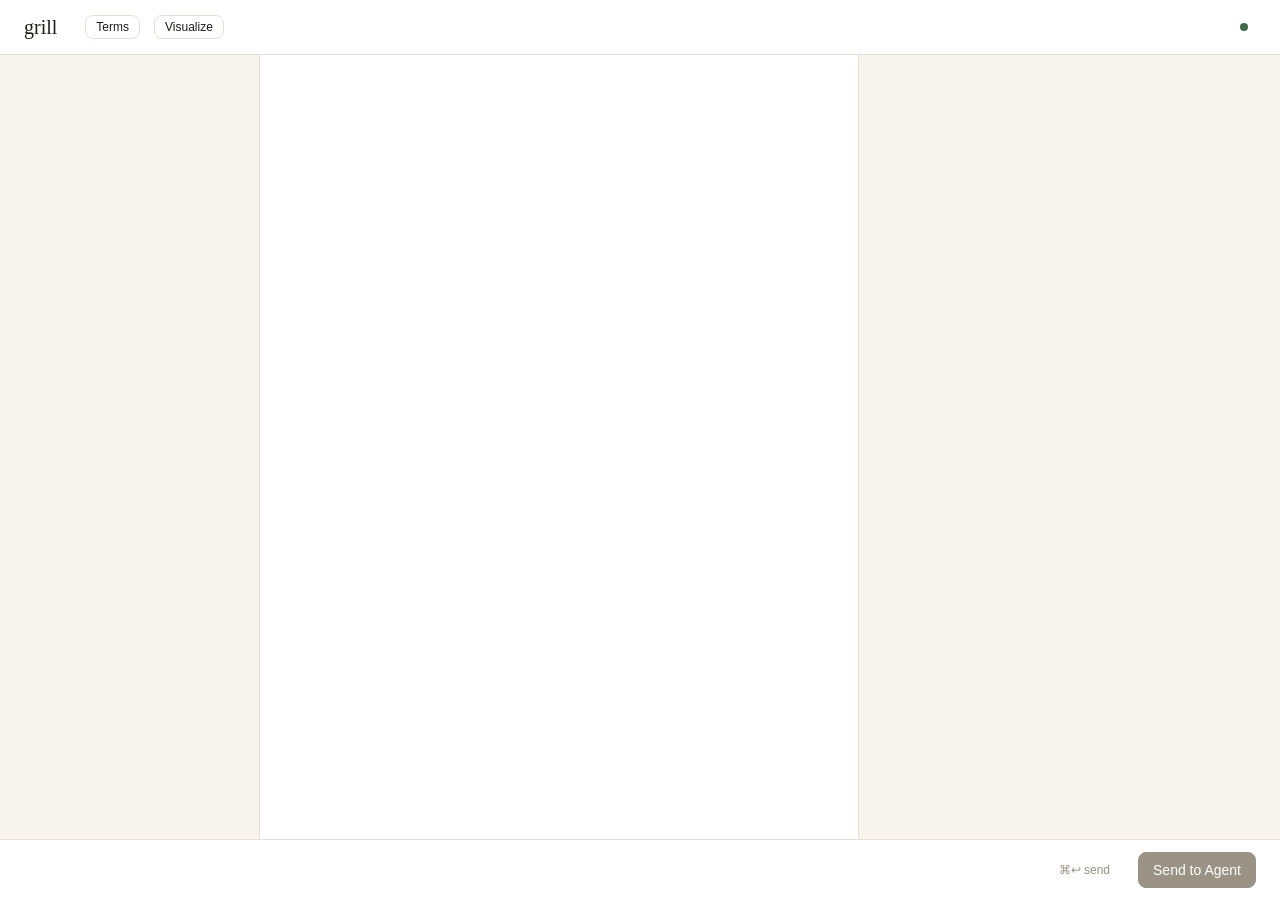
<file: design/mockups/inbox.template.html>
<!doctype html>
<html lang="en">
<head>
<meta charset="utf-8" />
<meta name="viewport" content="width=device-width, initial-scale=1" />
<title>Inbox · grill mockup</title>
<!-- Inbox layout mockup (plan Task 3, spec §7 / §9.1). The look is Jason Ku's grill-with-ui page.html,
     verbatim: its :root tokens and every rule from page.html lines 8-205 are copied unchanged below
     (system serif/sans, no web fonts, no tokens.css). Markup and render code follow page.html's renders;
     data comes from SESSION (build.mjs inlines data.js at the DATA slot). The only additions sit in the
     "mockup additions" block after the copied CSS. -->
<style>
  :root {
    --bg: #f7f4ee; --panel: #ffffff; --ink: #1f1c18; --ink-2: #625b51; --ink-3: #9a9285;
    --rule: #e6e0d4; --accent: #9a3a26; --ok: #3d6b4a; --ok-soft: #e3eee5; --stage: #b8791f; --stage-soft: #f8ecd2; --warn-soft: #fbe9e4;
    --serif: "Iowan Old Style", Charter, Georgia, serif;
    --sans: -apple-system, BlinkMacSystemFont, "Segoe UI", Helvetica, Arial, sans-serif;
  }
  * { box-sizing: border-box; }
  html, body { height: 100%; margin: 0; }
  body {
    font-family: var(--sans); font-size: 15px; line-height: 1.5; color: var(--ink); background: var(--bg);
    display: grid; grid-template-rows: auto auto 1fr auto; grid-template-columns: 260px minmax(0, 1fr) 33vw; height: 100vh;
  }
  a { color: var(--accent); }
  /* Rows are pinned: the banner is display:none most of the time, and auto-placement would
     otherwise slide the content into the "auto" row and stretch the footer into the "1fr" row. */
  #banner { grid-row: 1; grid-column: 1 / -1; display: none; padding: 9px 24px; font-size: 14px; background: var(--warn-soft); color: var(--accent); border-bottom: 1px solid var(--rule); }
  #banner.show { display: block; } #banner.done { background: var(--ok-soft); color: var(--ok); }

  header { grid-row: 2; grid-column: 1 / -1; display: flex; align-items: center; gap: 14px; padding: 12px 24px; border-bottom: 1px solid var(--rule); background: var(--panel); position: relative; }
  header h1 { font-family: var(--serif); font-weight: 500; font-size: 20px; margin: 0; }
  header .path { color: var(--ink-3); font-size: 13px; }
  header .status { margin-left: auto; display: flex; align-items: center; gap: 8px; font-size: 13px; color: var(--ink-2); } header .status .spin { color: var(--stage); }
  .dot { width: 8px; height: 8px; border-radius: 50%; background: var(--ok); }
  .dot.working { background: var(--stage); animation: pulse 1.2s ease-in-out infinite; }
  .dot.gone { background: var(--ink-3); }
  @keyframes pulse { 50% { opacity: .3; } }
  @keyframes spin { to { transform: rotate(360deg); } }
  .spin { display: inline-block; width: 11px; height: 11px; border: 2px solid currentColor; border-right-color: transparent; border-radius: 50%; animation: spin .8s linear infinite; vertical-align: -1px; flex-shrink: 0; }
  #progress { display: none; position: absolute; left: 0; right: 0; bottom: -1px; height: 2px; overflow: hidden; background: var(--stage-soft); }
  header.working #progress { display: block; }
  #progress::after { content: ""; position: absolute; top: 0; bottom: 0; width: 30%; background: var(--stage); animation: slide 1.4s ease-in-out infinite; }
  @keyframes slide { from { left: -30%; } to { left: 100%; } }
  #terms-toggle, #visualize { font-size: 12px; padding: 4px 10px; }
  #visualize .spin { width: 9px; height: 9px; margin-right: 4px; }
  #visualize:disabled { background: var(--panel); border-color: var(--rule); color: var(--ink-3); }
  #terms { display: none; position: absolute; right: 24px; top: 100%; width: 420px; max-height: 60vh; overflow-y: auto; background: var(--panel); border: 1px solid var(--rule); border-radius: 8px; padding: 10px 16px; box-shadow: 0 8px 24px rgba(0,0,0,.08); z-index: 5; }
  #terms.show { display: block; }
  .term { padding: 8px 0; border-bottom: 1px solid var(--rule); font-size: 14px; } .term:last-child { border-bottom: 0; }
  .term b { font-family: var(--serif); font-weight: 500; font-size: 15px; } .term .avoid { color: var(--ink-3); font-size: 12px; }

  nav { grid-row: 3; grid-column: 1; border-right: 1px solid var(--rule); overflow-y: auto; padding: 10px 0 24px; }
  nav .note { margin: 6px 14px 4px; padding: 10px 12px; background: var(--panel); border: 1px solid var(--rule); border-radius: 8px; font-size: 13px; color: var(--ink-2); }
  nav .round { padding: 16px 20px 6px; font-size: 11px; letter-spacing: .08em; text-transform: uppercase; color: var(--ink-3); display: flex; justify-content: space-between; }
  nav .round.current { color: var(--accent); }
  .item { display: grid; grid-template-columns: 30px 1fr auto; gap: 8px; align-items: baseline; padding: 8px 20px; cursor: pointer; }
  .item:hover { background: #efebe3; }
  .item.selected { background: var(--panel); box-shadow: inset 3px 0 0 var(--accent); }
  .item .id { font-size: 12px; color: var(--ink-3); }
  .item .t { font-size: 14px; }
  .item .mark { font-size: 11px; color: var(--ink-3); display: inline-flex; align-items: center; gap: 4px; }
  .item .mark svg { width: 12px; height: 12px; }
  .mark.answered { color: var(--ok); } .mark.open, .mark.reopened { color: var(--accent); } .mark.staged { color: var(--stage); font-weight: 600; } .mark.pending { color: var(--stage); }
  .item.updated .t::after { content: "updated"; font-size: 10px; color: var(--stage); margin-left: 6px; letter-spacing: .06em; text-transform: uppercase; }
  nav .empty { padding: 20px; font-size: 13px; color: var(--ink-3); }

  /* Visualize view: the list and card columns give way to the visual; the right panel becomes its feedback. */
  #visual { grid-row: 3; grid-column: 1 / 3; display: none; grid-template-rows: auto 1fr; min-height: 0; background: var(--panel); }
  body.visualize #visual { display: grid; } body.visualize nav, body.visualize main { display: none; }
  #visual-strip { display: flex; align-items: center; gap: 14px; padding: 8px 24px; border-bottom: 1px solid var(--rule); font-size: 13px; color: var(--ink-2); background: var(--bg); }
  #visual-strip .kind { font-size: 11px; letter-spacing: .08em; text-transform: uppercase; color: var(--accent); font-weight: 600; }
  #visual-strip .ver { color: var(--ink-3); } #visual-strip .ver b { color: var(--ink-2); font-weight: 600; }
  #visual-stale { color: var(--stage); font-size: 12px; }
  #visual-strip .right { margin-left: auto; display: flex; align-items: center; gap: 10px; color: var(--stage); }
  #visual-strip a { color: var(--ink-3); text-decoration: none; font-size: 13px; } #visual-strip a:hover { color: var(--accent); }
  #visual-frame { width: 100%; height: 100%; border: 0; background: #fff; display: block; }
  #visual-wait { display: flex; align-items: center; justify-content: center; gap: 10px; height: 100%; color: var(--ink-3); font-size: 14px; background: #fff; }
  #visual-wait[hidden], #visual-frame[hidden] { display: none; }

  main { grid-row: 3; grid-column: 2; overflow-y: auto; padding: 36px 44px 60px; background: var(--panel); }
  .card { max-width: 680px; }
  .crumb { font-size: 12px; color: var(--ink-3); display: flex; gap: 12px; flex-wrap: wrap; }
  .crumb a { text-decoration: none; } .crumb .upd { color: var(--stage); }
  .title-row { display: flex; align-items: center; justify-content: space-between; gap: 16px; margin: 8px 0 12px; }
  .card h2 { font-family: var(--serif); font-weight: 500; font-size: 30px; line-height: 1.15; margin: 0; }
  #explore { font-size: 13px; padding: 6px 12px; flex-shrink: 0; }
  #explore:disabled { background: var(--panel); border-color: var(--rule); color: var(--ink-3); }
  .card .body { font-size: 15px; color: var(--ink-2); max-width: 62ch; margin: 0; white-space: pre-line; }
  .opts { list-style: none; padding: 0; margin: 24px 0 0; display: grid; gap: 8px; }
  .opt { display: grid; grid-template-columns: 28px 1fr auto; gap: 12px; align-items: start; padding: 12px 14px; border: 1px solid var(--rule); border-radius: 8px; background: var(--panel); cursor: pointer; }
  .opt .check { width: 20px; height: 20px; color: var(--ok); visibility: hidden; align-self: center; }
  .opt .check svg, .mark svg { display: block; width: 100%; height: 100%; }
  .opt:hover { border-color: var(--ink-3); }
  .opt .k { font-family: var(--serif); font-size: 18px; line-height: 1.2; color: var(--ink-3); }
  .opt.rec { border-color: var(--accent); } .opt.rec .k { color: var(--accent); }
  .opt .tag { font-size: 11px; letter-spacing: .06em; text-transform: uppercase; color: var(--accent); margin-bottom: 2px; }
  .opt.chosen { background: var(--ok-soft); border-color: var(--ok); } .opt.chosen .k, .opt.chosen .tag { color: var(--ok); } .opt.chosen .check { visibility: visible; }
  /* Once an answer is picked (staged or recorded), everything but the picked box reads as disabled; hover or focus wakes a part back up. */
  .card.picked .body, .card.picked .why, .card.picked .answer-row, .card.picked .links, .card.picked .opt:not(.chosen):not(.staged):not(.pending) { opacity: .45; transition: opacity .15s; }
  .card.picked .opt:not(.chosen):not(.staged):not(.pending):hover, .card.picked .answer-row:focus-within, .card.picked .links:hover { opacity: 1; }
  .opt.text-answer { cursor: default; } .opt.text-answer .tag { color: var(--ok); } .opt.text-answer:hover { border-color: var(--ok); }
  .opt.staged { border-color: var(--stage); box-shadow: 0 0 0 1px var(--stage); background: var(--stage-soft); }
  .opt.pending { border-color: var(--stage); border-style: dashed; } .opt.pending .k { color: var(--stage); } .opt .check.pending { visibility: visible; color: var(--stage); display: flex; align-items: center; justify-content: center; }
  .locked .opt { cursor: default; } .locked .opt:hover { border-color: var(--rule); }
  .why { margin: 14px 0 0; font-size: 14px; color: var(--ink-2); white-space: pre-line; } .why b { color: var(--accent); font-weight: 600; }
  .staged-line { margin-top: 10px; font-size: 14px; color: var(--stage); } .staged-line a { color: var(--ink-3); font-size: 12px; margin-left: 8px; }
  .pending-line { margin-top: 10px; font-size: 14px; color: var(--stage); display: flex; align-items: center; gap: 8px; }
  .answer-row { display: flex; gap: 8px; margin-top: 20px; align-items: flex-start; }
  .links { margin-top: 12px; font-size: 13px; display: flex; gap: 14px; } .links a { color: var(--ink-3); text-decoration: none; } .links a:hover { color: var(--accent); }
  textarea { width: 100%; min-height: 60px; font: inherit; font-size: 14px; padding: 10px 12px; border: 1px solid var(--rule); border-radius: 8px; background: var(--panel); resize: vertical; color: var(--ink); }
  textarea:focus { outline: none; border-color: var(--ink-3); }
  button { font-family: var(--sans); font-weight: 500; font-size: 14px; padding: 9px 14px; border-radius: 8px; border: 1px solid var(--rule); background: var(--panel); color: var(--ink); cursor: pointer; white-space: nowrap; }
  button:hover { border-color: var(--ink-3); }
  button.primary { background: var(--accent); border-color: var(--accent); color: #fff; } button.primary:hover { border-color: var(--accent); }
  button:disabled, button.primary:disabled { background: var(--ink-3); border-color: var(--ink-3); color: #fff; cursor: default; }
  main .empty { color: var(--ink-3); font-size: 14px; }

  aside { grid-row: 3; grid-column: 3; border-left: 1px solid var(--rule); display: grid; grid-template-rows: auto 1fr auto; min-height: 0; }
  aside .head { padding: 20px 22px 12px; }
  aside .head h3 { margin: 0; font-size: 11px; letter-spacing: .08em; text-transform: uppercase; color: var(--ink-3); font-weight: 600; }
  aside .head .sub { font-family: var(--serif); font-size: 16px; margin-top: 4px; }
  aside .head .count { font-size: 12px; color: var(--ink-3); margin-left: 8px; font-family: var(--sans); }
  aside .msgs { overflow-y: auto; padding: 0 22px 12px; }
  .msg { padding: 12px 0; border-top: 1px solid var(--rule); position: relative; }
  .msg .who { font-size: 11px; letter-spacing: .06em; text-transform: uppercase; color: var(--ink-3); margin-bottom: 4px; }
  .msg.user .who { color: var(--stage); } .msg.agent .who { color: var(--accent); }
  .msg.staged { background: var(--stage-soft); margin: 8px -10px 0; padding: 10px 28px 10px 10px; border-radius: 6px; border-top: 0; }
  .msg.pending { opacity: .7; } .msg.pending .who { display: flex; align-items: center; gap: 6px; }
  .msg .text { font-size: 14px; white-space: pre-line; }
  .msg .rm { position: absolute; right: 8px; top: 8px; color: var(--ink-3); text-decoration: none; font-size: 14px; }
  .empty-thread { padding: 12px 0; font-size: 13px; color: var(--ink-3); border-top: 1px solid var(--rule); }
  .explore-head { padding: 12px 0 6px; font-size: 11px; letter-spacing: .08em; text-transform: uppercase; color: var(--ink-3); font-weight: 600; border-top: 1px solid var(--rule); }
  .explore-wait { padding: 12px 0; font-size: 13px; color: var(--stage); border-top: 1px solid var(--rule); }
  .procon { width: 100%; border-collapse: collapse; font-size: 13px; margin: 2px 0 10px; }
  .procon th { text-align: left; font-size: 11px; letter-spacing: .06em; text-transform: uppercase; color: var(--ink-3); font-weight: 600; padding: 6px 8px 6px 0; border-bottom: 1px solid var(--rule); }
  .procon td { vertical-align: top; padding: 8px 8px 8px 0; border-bottom: 1px solid var(--rule); }
  .procon td.k { font-family: var(--serif); font-size: 16px; color: var(--ink-2); width: 28px; } .procon td.k.rec { color: var(--accent); }
  .procon ul { margin: 0; padding-left: 16px; } .procon li { margin: 0 0 3px; }
  .procon .pro li::marker { color: var(--ok); } .procon .con li::marker { color: var(--accent); }
  aside .compose { padding: 12px 22px 18px; border-top: 1px solid var(--rule); display: grid; gap: 8px; } aside .compose button { justify-self: end; }

  footer { grid-row: 4; grid-column: 1 / -1; display: flex; align-items: center; gap: 14px; padding: 12px 24px; border-top: 1px solid var(--rule); background: var(--panel); }
  footer .staged-list { font-size: 13px; color: var(--ink-2); flex: 1; } footer .staged-list b { color: var(--stage); } footer .staged-list .sent { color: var(--stage); display: inline-flex; align-items: center; gap: 6px; }
  #finish.ready { background: var(--ok); border-color: var(--ok); color: #fff; font-weight: 600; animation: ready 1.2s ease-in-out infinite; }
  #finish.ready:hover { background: #2f5a3b; border-color: #2f5a3b; }
  @keyframes ready { 0%, 100% { background-color: var(--ok); border-color: var(--ok); } 50% { background-color: #7fb08d; border-color: #7fb08d; } }
  footer .hint { font-size: 12px; color: var(--ink-3); } footer .warn { font-size: 12px; color: var(--accent); }
  footer .confirm { font-size: 13px; color: var(--ink-2); display: flex; gap: 8px; align-items: center; }
  #finish:disabled { background: var(--panel); border-color: var(--rule); color: var(--ink-3); animation: none; } #finish .spin { margin-right: 4px; }

  /* Narrow screens. The desktop layout is three fixed columns (260px / flexible
     / 33vw) in a 100vh grid. At 390px the middle column is crushed and the option
     cards fall off the right edge. Below 760px the three panes stack into one
     scrolling page and the action bar sticks to the bottom, so there is no need to
     switch the browser into desktop mode. Tablets (768px) keep the three columns:
     that width already fits. */
  @media (max-width: 760px) {
    body { grid-template-columns: 1fr; grid-template-rows: none; height: auto; min-height: 100vh; }
    #banner, header, nav, main, #visual, aside, footer { grid-column: 1 / -1; grid-row: auto; }

    /* buttons carry white-space:nowrap; without wrapping they shove the
       status text past the right edge */
    header { flex-wrap: wrap; gap: 8px 12px; padding: 10px 16px; }
    header h1 { font-size: 17px; flex-basis: 100%; }
    header .status { margin-left: 0; }

    /* the question list stays within reach without eating the screen */
    nav { max-height: 24vh; border-right: 0; border-bottom: 1px solid var(--rule); }

    /* panes join the page scroll instead of each scrolling on its own */
    main { overflow-y: visible; padding: 20px 16px 28px; }
    .card h2 { font-size: 22px; }
    .opts { margin-top: 16px; }
    .opt { padding: 12px; gap: 10px; }

    aside { border-left: 0; border-top: 1px solid var(--rule); grid-template-rows: auto auto auto; }
    aside .msgs { overflow-y: visible; }

    /* "Send to Agent" must always be reachable */
    footer { position: sticky; bottom: 0; z-index: 4; flex-wrap: wrap; gap: 8px 12px; padding: 10px 16px; }

    /* the fixed 420px width overflows a 390px screen */
    #terms { left: 12px; right: 12px; width: auto; max-height: 50vh; }

    /* #visual-frame is height:100%, so the pane needs a resolved height */
    #visual { height: 78vh; }
  }

  /* Five looping animations had no escape hatch. The blanket reset below stops
     everything that travels or rotates, but three of them are progress indicators
     rather than decoration: freezing them removes the only sign that the agent is
     working, because .spin has border-right-color:transparent and reads as a broken
     ring, and #progress::after starts at left:-30% so a stopped one is invisible.
     Those fade instead, legible with nothing moving. */
  @media (prefers-reduced-motion: reduce) {
    *, *::before, *::after {
      animation-duration: .01ms !important;
      animation-iteration-count: 1 !important;
      transition-duration: .01ms !important;
      scroll-behavior: auto !important;
    }
    /* spinner: stop rotating, close the ring so it does not look broken */
    .spin { animation: pulse 1.6s ease-in-out infinite !important; border-right-color: currentColor !important; }
    /* progress bar: stop travelling, become a full-width bar that pulses */
    #progress::after { animation: pulse 1.6s ease-in-out infinite !important; left: 0 !important; width: 100% !important; }
    /* status dot & Finish button: opacity/colour only, nothing moves — just slow them */
    .dot.working { animation-duration: 2.4s !important; animation-iteration-count: infinite !important; }
    #finish.ready { animation-duration: 2.4s !important; animation-iteration-count: infinite !important; }
  }

  /* ---- mockup additions (not in page.html) ----------------------------------------------------
     1. The question list stays beside the visual (page.html hides it and lets the visual span
        both columns) so hovering a question can outline its region (plan Task 3 / Task 20).
     2. The toast is a-inbox-clean.template.html's, verbatim; it stands in for the server round trip. */
  body.visualize nav { display: block; }
  @media (min-width: 761px) { #visual { grid-column: 2; } }
  /* 3. Below 760px the strip wraps: page.html's single row overflows 390px once "regenerating…" shows. */
  /* 4. The answer row carries a-inbox-clean's "Accept A" beside page.html's "Stage text"; with two
        buttons the textarea gets too narrow at 390px, so it takes its own line there. */
  @media (max-width: 760px) {
    #visual-strip { flex-wrap: wrap; gap: 4px 14px; padding: 8px 16px; }
    .answer-row { flex-wrap: wrap; } .answer-row textarea { flex-basis: 100%; }
  }
  .toast { position: fixed; right: 24px; bottom: 72px; padding: 10px 14px; background: var(--ink); color: #fff; font-size: 13px; border-radius: 6px; opacity: 0; transform: translateY(6px); transition: .25s; pointer-events: none; z-index: 6; }
  .toast.show { opacity: 1; transform: none; }
</style>
</head>
<body>
<div id="banner"></div>
<header>
  <h1 id="topic">grill</h1>
  <span class="path" id="doc-path"></span>
  <button id="terms-toggle" type="button">Terms</button>
  <div id="terms"></div>
  <button id="visualize" type="button" aria-keyshortcuts="v">Visualize</button>
  <span class="status"><span class="dot" id="agent-dot"></span><span id="agent-status"></span></span>
  <div id="progress"></div>
</header>
<nav id="nav" aria-label="Questions"></nav>
<main id="main"></main>
<section id="visual" aria-label="Visual"><div id="visual-strip"></div><iframe id="visual-frame" title="Visual" sandbox="allow-scripts"></iframe></section>
<aside id="aside"></aside>
<footer>
  <span class="staged-list" id="staged-list" role="status"></span>
  <span class="warn" id="send-why"></span>
  <span class="hint">⌘↩ send</span>
  <span id="finish-area"></span>
  <button class="primary" id="send" type="button" disabled>Send to Agent</button>
</footer>
<div class="toast" id="toast" role="status"></div>
<script>
/*__DATA__*/
</script>
<script>
"use strict";
const S = SESSION;
const $ = (id) => document.getElementById(id);
const esc = (s) => String(s ?? "").replace(/[&<>"']/g, (c) => ({ "&": "&amp;", "<": "&lt;", ">": "&gt;", '"': "&quot;", "'": "&#39;" }[c]));
const CHECK = '<svg viewBox="0 0 20 20" aria-hidden="true"><circle cx="10" cy="10" r="10" fill="currentColor"/><path d="M6 10.4l2.6 2.6L14 7.4" stroke="#fff" stroke-width="2.2" fill="none" stroke-linecap="round" stroke-linejoin="round"/></svg>';
const hhmm = (iso) => (iso ? String(iso).slice(11, 16) : ""); // fixed clock, so screenshots are stable
const fmtMs = (ms) => { const s = Math.max(0, Math.floor(ms / 1000)); return s < 60 ? `${s}s` : `${Math.floor(s / 60)}m ${s % 60}s`; };

// ---- data helpers (page.html) ----
const qs = () => S.questions;
const byId = (id) => qs().find((q) => q.id === id);
const ORDER = qs().map((q) => q.id);
const isOpen = (q) => q.status === "open" || q.status === "reopened";
const curRound = () => qs().reduce((m, q) => Math.max(m, Number(q.round) || 0), 0);
const rounds = () => { const m = new Map(); for (const q of qs()) { const r = Number(q.round) || 0; if (!m.has(r)) m.set(r, []); m.get(r).push(q); } return [...m.entries()].sort((a, b) => a[0] - b[0]); };
const firstOpen = () => qs().filter((q) => isOpen(q) && Number(q.round) === curRound())[0] || qs().find(isOpen) || qs()[qs().length - 1] || null;

// ---- local state: staged actions and unstaged drafts (drafts go with the send, never dropped) ----
const local = { staged: {}, drafts: {}, vfeedback: [], view: "questions" };
let selected = (firstOpen() || {}).id || null;
let confirmFinish = false;
let workingSince = 0;

// ---- visual linkage: parent side of plan Task 20's protocol ----
const frame = $("visual-frame");
frame.srcdoc = VISUAL_HTML;
const activeView = () => local.view;
function highlight(ids) { if (frame.contentWindow) frame.contentWindow.postMessage({ highlight: ids }, "*"); }
// With the visual open, the selected question stays outlined when the pointer leaves the list.
const restHighlight = () => highlight(activeView() === "visualize" && selected ? [selected] : []);
frame.addEventListener("load", restHighlight);
addEventListener("message", (e) => {
  if (e.source !== frame.contentWindow || !e.data || typeof e.data !== "object") return;
  const d = e.data;
  if (typeof d.clicked === "string" && /^q\d+$/.test(d.clicked) && byId(d.clicked)) select(d.clicked);
  else if (d.key === "send") send();
  else if (d.key === "escape") { frame.blur(); document.body.focus(); }
});

// ---- staging (page.html) ----
const st = (id) => (local.staged[id] = local.staged[id] || {});
const prune = (id) => { const s = local.staged[id]; if (s && !s.answer && !s.defer && !s.reopen && !(s.thread && s.thread.length)) delete local.staged[id]; };
function stageAnswer(id, answer) { const s = st(id); s.answer = answer; delete s.defer; delete s.reopen; commit(); }
function stageThread(id, text) { const s = st(id); (s.thread = s.thread || []).push(text); if (local.drafts[id]) delete local.drafts[id].thread; commit(); }
function stageDefer(id) { const s = st(id); s.defer = true; delete s.answer; delete s.reopen; commit(); }
function stageReopen(id) { const s = st(id); s.reopen = true; delete s.answer; delete s.defer; commit(); }
function clearStaged(id) { const s = local.staged[id]; if (s) { delete s.answer; delete s.defer; delete s.reopen; prune(id); } commit(); }
function removeThread(id, i) { const s = local.staged[id]; if (s && s.thread) { s.thread.splice(i, 1); prune(id); } commit(); }
function stageFeedback(text) { local.vfeedback.push(text); if (local.drafts.__visual) delete local.drafts.__visual.thread; commit(); }
function removeFeedback(i) { local.vfeedback.splice(i, 1); commit(); }
function commit() { render(); }
function stagedCount() {
  let n = local.vfeedback.length;
  for (const s of Object.values(local.staged)) n += (s.answer ? 1 : 0) + (s.defer ? 1 : 0) + (s.reopen ? 1 : 0) + (s.thread ? s.thread.length : 0);
  return n;
}
// Typed but not staged: [label, key] pairs. Send stages them first.
const draftList = () => Object.entries(local.drafts).flatMap(([id, d]) => [
  ...(d.free && d.free.trim() ? [[id.toUpperCase() + " text", id]] : []),
  ...(d.thread && d.thread.trim() ? [[id === "__visual" ? "visual msg" : id.toUpperCase() + " msg", id]] : []),
]);
const working = () => S.agent.status === "working";
function sendState(needStaged = true) {
  if (working()) return { disabled: true, why: "" };
  if (needStaged && !(stagedCount() + draftList().length)) return { disabled: true, why: "" };
  return { disabled: false, why: "" };
}
function toast(msg) { const t = $("toast"); t.textContent = msg; t.classList.add("show"); clearTimeout(toast.h); toast.h = setTimeout(() => t.classList.remove("show"), 1800); }
function send(extra) {
  if (sendState(!extra).disabled) return;
  for (const [id, d] of Object.entries(local.drafts)) {
    if (id === "__visual") { if (d.thread && d.thread.trim()) local.vfeedback.push(d.thread.trim()); continue; }
    if (d.free && d.free.trim()) { const s = st(id); s.answer = { kind: "text", text: d.free.trim() }; delete s.defer; delete s.reopen; }
    if (d.thread && d.thread.trim()) (st(id).thread = st(id).thread || []).push(d.thread.trim());
  }
  const n = stagedCount();
  local.staged = {}; local.drafts = {}; local.vfeedback = []; confirmFinish = false;
  S.agent.status = "working"; workingSince = Date.now(); render();
  toast(extra ? `Sent ${n} action${n === 1 ? "" : "s"} and finish as one event` : `Sent ${n} action${n > 1 ? "s" : ""} as one event`);
  setTimeout(() => { S.agent.status = "waiting"; S.agent.since = null; render(); }, 2600);
}

// ---- rendering (page.html renders, minus polling, explore and pending) ----
function render() {
  document.body.classList.toggle("visualize", activeView() === "visualize");
  renderHeader(); renderNav(); renderMain(); renderVisual(); renderAside(); renderFooter();
}
function renderHeader() {
  document.title = "grill · " + (S.topic || "");
  $("topic").textContent = S.topic || "grill";
  $("doc-path").textContent = S.doc || "";
  const terms = Array.isArray(S.terms) ? S.terms : [];
  $("terms-toggle").textContent = `Terms${terms.length ? " · " + terms.length : ""}`;
  $("terms").innerHTML = terms.length
    ? terms.map((t) => `<div class="term"><b>${esc(t.term)}</b> — ${esc(t.def)}${t.avoid && t.avoid.length ? `<div class="avoid">Avoid: ${t.avoid.map(esc).join(", ")}</div>` : ""}</div>`).join("")
    : `<div class="term" style="color:var(--ink-3)">No terms yet. The agent adds vocabulary here as it settles.</div>`;
  const v = S.visual;
  $("visualize").textContent = activeView() === "visualize" ? "Questions" : `Visual · v${v.version}`;
  renderStatus();
}
function renderStatus() {
  const dot = $("agent-dot"), txt = $("agent-status"); const a = S.agent;
  document.querySelector("header").classList.toggle("working", working());
  if (working()) { dot.className = "dot working"; txt.innerHTML = `<span class="spin"></span> Agent working · ${fmtMs(Date.now() - workingSince)}`; }
  else { dot.className = "dot"; txt.textContent = `Agent waiting for you${a.since ? " · since " + hhmm(a.since) : " · just now"}${a.handled ? " · handled #" + a.handled : ""}`; }
}
// Hover follows real pointer movement (mousemove), not mouseenter: when the list scrolls or
// re-renders under a pointer that has gone into the visual, Chrome fires mouseenter on whatever
// item now sits at the pointer's last position here, which would steal the region's outline.
let hovering = null;
function hoverable(el, id) {
  el.addEventListener("mousemove", () => { if (hovering !== id) { hovering = id; highlight([id]); } });
  el.addEventListener("mouseleave", () => { if (hovering === id) hovering = null; restHighlight(); });
}
// The list is rebuilt only when its content changes; a selection change just moves the class.
// Rebuilding under a resting pointer makes Chrome fire mouseenter on the new item, which would
// steal the visual's outline from a region the user just clicked.
function renderNav() {
  const nav = $("nav"); const cur = curRound();
  let html = S.note ? `<div class="note">${esc(S.note)}</div>` : "";
  for (const [r, list] of rounds()) {
    html += `<div class="round${r === cur ? " current" : ""}"><span>Round ${r}${r === cur ? " · current" : ""}</span><span>${list.length}</span></div>`;
    for (const q of list) {
      const mark = local.staged[q.id] ? `<span class="mark staged">staged</span>`
        : `<span class="mark ${esc(q.status)}">${q.status === "answered" ? CHECK + esc((q.answer && q.answer.option) || "text") : esc(q.status)}</span>`;
      html += `<div class="item${q.updated ? " updated" : ""}" data-id="${esc(q.id)}"><span class="id">${esc(q.id).toUpperCase()}</span><span class="t">${esc(q.title)}</span>${mark}</div>`;
    }
  }
  if (nav.dataset.html !== html) {
    nav.innerHTML = html; nav.dataset.html = html;
    nav.querySelectorAll(".item").forEach((el) => { el.onclick = () => select(el.dataset.id); hoverable(el, el.dataset.id); });
  }
  nav.querySelectorAll(".item").forEach((el) => el.classList.toggle("selected", el.dataset.id === selected));
  // Scroll the list only, never the page: on the stacked phone layout scrollIntoView would drag the
  // page up from the visual when a region is tapped.
  const sel = nav.querySelector(".item.selected");
  if (sel) { const top = sel.offsetTop - nav.offsetTop, bot = top + sel.offsetHeight; if (top < nav.scrollTop) nav.scrollTop = top; else if (bot > nav.scrollTop + nav.clientHeight) nav.scrollTop = bot - nav.clientHeight; }
}
function renderMain() {
  const main = $("main"); const q = byId(selected);
  if (!q) { main.innerHTML = `<p class="empty">No questions yet.</p>`; return; }
  const s = local.staged[q.id] || {}; const d = local.drafts[q.id] || {};
  const rec = q.rec || {};
  const crumb = [`${esc(q.id).toUpperCase()} · round ${esc(q.round)}`];
  crumb.push(q.deps && q.deps.length ? `<span>after ${q.deps.map((x) => `<a href="#" data-go="${esc(x)}">${esc(x).toUpperCase()}</a>`).join(", ")}</span>` : `<span>root</span>`);
  if (q.durable) crumb.push(`<span>durable</span>`);
  if (q.updated) crumb.push(`<span class="upd">recommendation updated</span>`);
  if (q.status === "deferred") crumb.push(`<span>deferred</span>`);
  if (q.status === "reopened") crumb.push(`<span>reopened</span>`);
  const opts = (q.options || []).map((o) => {
    const isRec = rec.option === o.k, chosen = q.answer && q.answer.option === o.k, staged = s.answer && s.answer.option === o.k;
    return `<li class="opt${isRec ? " rec" : ""}${chosen ? " chosen" : ""}${staged ? " staged" : ""}" data-opt="${esc(o.k)}"><span class="k">${esc(o.k)}</span><span>${isRec ? `<div class="tag">Recommended</div>` : ""}${esc(o.text)}</span><span class="check">${CHECK}</span></li>`;
  }).join("") + (q.status === "answered" && q.answer && q.answer.kind === "text" && q.answer.text
    ? `<li class="opt chosen text-answer"><span class="k"></span><span><div class="tag">Your answer</div>${esc(q.answer.text)}</span><span class="check">${CHECK}</span></li>` : "");
  const why = rec.option ? `<p class="why"><b>Why ${esc(rec.option)}.</b> ${esc(rec.why)}</p>`
    : rec.text ? `<p class="why"><b>Suggested.</b> ${esc(rec.text)}${rec.why ? " — " + esc(rec.why) : ""}</p>` : rec.why ? `<p class="why">${esc(rec.why)}</p>` : "";
  let stagedLine = "";
  if (s.defer) stagedLine = "Staged: defer this question";
  else if (s.reopen) stagedLine = "Staged: reopen this question";
  else if (s.answer) stagedLine = s.answer.kind === "accept" ? `Staged: accept ${esc(s.answer.option)}` : s.answer.option ? `Staged: option ${esc(s.answer.option)}` : `Staged text: “${esc(s.answer.text)}”`;
  if (stagedLine) stagedLine = `<div class="staged-line">${stagedLine}<a href="#" id="clear-staged">clear</a></div>`;
  const hasOpts = (q.options || []).length;
  const controls = `
      <div class="answer-row">
        <textarea id="free" aria-label="Your answer" placeholder="${q.status === "answered" ? "Change your answer, or add nuance…" : hasOpts ? "Free-text answer, if none of the options fit…" : "Your answer…"}">${esc(d.free || "")}</textarea>
        ${rec.option ? `<button id="accept" type="button">Accept ${esc(rec.option)}</button>` : ""}
        <button id="stage-text" type="button">Stage text</button>
      </div>
      <div class="links">${isOpen(q) ? `<a href="#" id="defer">Defer this question</a>` : `<a href="#" id="reopen">Reopen this question</a>`}</div>`;
  const picked = (q.status === "answered" && q.answer) || !!s.answer;
  main.innerHTML = `<article class="card${picked ? " picked" : ""}">
      <div class="crumb">${crumb.join("")}</div>
      <div class="title-row"><h2>${esc(q.title)}</h2></div>
      <p class="body">${esc(q.body)}</p>
      ${opts ? `<ul class="opts">${opts}</ul>` : ""}
      ${why}${stagedLine}${controls}
    </article>`;
  main.querySelectorAll("[data-go]").forEach((a) => (a.onclick = (e) => { e.preventDefault(); select(a.dataset.go); }));
  main.querySelectorAll(".opt:not(.text-answer)").forEach((o) => (o.onclick = () => pick(o.dataset.opt)));
  const ac = $("accept"); if (ac) ac.onclick = () => stageAnswer(q.id, { kind: "accept", option: rec.option });
  $("stage-text").onclick = () => { const t = $("free").value.trim(); if (t) { (local.drafts[q.id] = local.drafts[q.id] || {}).free = ""; stageAnswer(q.id, { kind: "text", text: t }); } else $("free").focus(); };
  $("free").oninput = (e) => { (local.drafts[q.id] = local.drafts[q.id] || {}).free = e.target.value; renderFooter(); };
  const cl = $("clear-staged"); if (cl) cl.onclick = (e) => { e.preventDefault(); clearStaged(q.id); };
  const df = $("defer"); if (df) df.onclick = (e) => { e.preventDefault(); stageDefer(q.id); };
  const ro = $("reopen"); if (ro) ro.onclick = (e) => { e.preventDefault(); stageReopen(q.id); };
}
function renderVisual() {
  const v = S.visual; const busy = working();
  $("visual-strip").innerHTML = `<span class="kind">${v.kind === "diagram" ? "Diagram" : "Prototype"}</span>
    <span class="ver"><b>v${esc(v.version)}</b>${v.note ? " · " + esc(v.note) : ""}${v.at ? " · " + hhmm(v.at) : ""}</span>
    ${v.stale ? `<span id="visual-stale" role="status">Out of date · regenerate to include the latest decisions</span>` : ""}
    <span class="right">${busy ? `<span class="spin"></span> regenerating…` : `<a href="#" id="regen">Regenerate</a>`}</span>`;
  const r = $("regen"); if (r) r.onclick = (e) => { e.preventDefault(); toast("Regenerate requested (mockup)"); };
}
function msgHtml(m) { return `<div class="msg ${m.who === "agent" ? "agent" : "user"}"><div class="who">${esc(m.who)}${m.at ? " · " + hhmm(m.at) : ""}</div><div class="text">${esc(m.text)}</div></div>`; }
function renderAside() {
  const aside = $("aside");
  if (activeView() === "visualize") return renderFeedback(aside);
  const q = byId(selected);
  if (!q) { aside.innerHTML = ""; return; }
  const s = local.staged[q.id] || {}; const d = local.drafts[q.id] || {};
  const thread = Array.isArray(q.thread) ? q.thread : [];
  const msgs = thread.map(msgHtml).join("")
    + (s.thread || []).map((t, i) => `<div class="msg user staged"><div class="who">you · staged</div><div class="text">${esc(t)}</div><a href="#" class="rm" data-rm="${i}" title="Remove">×</a></div>`).join("");
  aside.innerHTML = `
    <div class="head"><h3>Discussion</h3><div class="sub">${esc(q.id).toUpperCase()} · ${esc(q.title)}<span class="count">${thread.length} message${thread.length === 1 ? "" : "s"}</span></div></div>
    <div class="msgs">${msgs || `<div class="empty-thread">Nothing yet. Ask anything about this question; the agent answers here on the next send.</div>`}</div>
    <div class="compose"><textarea id="thread-in" aria-label="Message about ${esc(q.id).toUpperCase()}" placeholder="Dig deeper on ${esc(q.id).toUpperCase()}…">${esc(d.thread || "")}</textarea><button id="stage-thread" type="button">Add to discussion</button></div>`;
  aside.querySelectorAll("[data-rm]").forEach((a) => (a.onclick = (e) => { e.preventDefault(); removeThread(q.id, Number(a.dataset.rm)); }));
  $("stage-thread").onclick = () => { const t = $("thread-in").value.trim(); if (t) stageThread(q.id, t); else $("thread-in").focus(); };
  $("thread-in").oninput = (e) => { (local.drafts[q.id] = local.drafts[q.id] || {}).thread = e.target.value; renderFooter(); };
}
function renderFeedback(aside) {
  const v = S.visual; const d = local.drafts.__visual || {};
  const thread = Array.isArray(v.thread) ? v.thread : [];
  const msgs = thread.map(msgHtml).join("")
    + local.vfeedback.map((t, i) => `<div class="msg user staged"><div class="who">you · staged</div><div class="text">${esc(t)}</div><a href="#" class="rm" data-rmf="${i}" title="Remove">×</a></div>`).join("");
  aside.innerHTML = `
    <div class="head"><h3>Visual feedback</h3><div class="sub">${v.kind === "diagram" ? "Diagram" : "Prototype"} · v${esc(v.version)}<span class="count">${thread.length} message${thread.length === 1 ? "" : "s"}</span></div></div>
    <div class="msgs">${msgs || `<div class="empty-thread">Nothing yet. Say what is wrong or missing in the visual; the agent redraws it on the next send. If a note contradicts an answered question, that question is reopened for you.</div>`}</div>
    <div class="compose"><textarea id="feedback-in" aria-label="Feedback on the visual" placeholder="Feedback on the visual…">${esc(d.thread || "")}</textarea><button id="stage-feedback" type="button">Add feedback</button></div>`;
  aside.querySelectorAll("[data-rmf]").forEach((a) => (a.onclick = (e) => { e.preventDefault(); removeFeedback(Number(a.dataset.rmf)); }));
  $("stage-feedback").onclick = () => { const t = $("feedback-in").value.trim(); if (t) stageFeedback(t); else $("feedback-in").focus(); };
  $("feedback-in").oninput = (e) => { (local.drafts.__visual = local.drafts.__visual || {}).thread = e.target.value; renderFooter(); };
}
function renderFooter() {
  const n = stagedCount(); const dr = draftList(); const list = $("staged-list");
  const parts = Object.entries(local.staged).map(([id, s]) => {
    const bits = [];
    if (s.reopen) bits.push("reopen"); if (s.defer) bits.push("defer");
    if (s.answer) bits.push(s.answer.option ? "→ " + s.answer.option : "→ text");
    if (s.thread && s.thread.length) bits.push(`+${s.thread.length} msg`);
    return `${esc(id).toUpperCase()} ${bits.join(" ")}`;
  });
  if (local.vfeedback.length) parts.push(`visual +${local.vfeedback.length} msg`);
  const drafts = dr.length ? `${dr.length} draft${dr.length === 1 ? "" : "s"} · ${dr.map(([label]) => esc(label)).join(" · ")}` : "";
  list.innerHTML = n ? `<b>${n} staged</b> · ${parts.join(" · ")}${drafts ? " · " + drafts : ""}`
    : drafts || "Nothing staged. Pick an option, accept a recommendation, or write in the discussion.";
  const fa = $("finish-area");
  if (confirmFinish) fa.innerHTML = `<span class="confirm">Finish this grill? Everything staged goes with it; the agent writes the design doc and stops. <button id="finish-yes" type="button">Finish</button><button id="finish-no" type="button">Cancel</button></span>`;
  else fa.innerHTML = `<button id="finish" type="button"${sendState(false).disabled ? " disabled" : ""}>Finish grill</button>`;
  const f = $("finish"); if (f && !f.disabled) f.onclick = () => { confirmFinish = true; render(); };
  const fy = $("finish-yes"); if (fy) fy.onclick = () => send(true);
  const fn = $("finish-no"); if (fn) fn.onclick = () => { confirmFinish = false; render(); };
  const { disabled, why } = sendState(); const total = n + dr.length; const b = $("send");
  b.disabled = disabled; b.textContent = total ? `Send ${total} to Agent` : "Send to Agent";
  $("send-why").textContent = why;
}

// ---- actions ----
function select(id) {
  if (!byId(id)) return;
  selected = id; render();
  restHighlight();
  if (activeView() === "questions") $("main").scrollTop = 0;
}
function setView(v) { local.view = v; render(); restHighlight(); }
function pick(k) {
  const q = byId(selected); const s = local.staged[q.id];
  if (s && s.answer && s.answer.option === k) { delete s.answer; prune(q.id); commit(); return; } // second click unstages
  stageAnswer(q.id, { kind: k === (q.rec || {}).option ? "accept" : "option", option: k });
}

$("send").onclick = () => send();
$("visualize").onclick = () => setView(activeView() === "visualize" ? "questions" : "visualize");
$("terms-toggle").onclick = () => $("terms").classList.toggle("show");
document.addEventListener("click", (e) => { if (!e.target.closest("#terms") && !e.target.closest("#terms-toggle")) $("terms").classList.remove("show"); });
setInterval(() => { if (working()) renderStatus(); }, 1000);

/* ---- keyboard (subset of spec §7; the full layer is plan Task 19) ------ */
document.addEventListener("keydown", (e) => {
  if (e.isComposing) return;
  if ((e.metaKey || e.ctrlKey) && e.key === "Enter") { e.preventDefault(); send(); return; }
  const t = e.target; const typing = t && (t.tagName === "TEXTAREA" || t.tagName === "INPUT" || t.isContentEditable);
  if (e.key === "Escape") { if (typing) t.blur(); $("terms").classList.remove("show"); return; }
  if (typing || e.ctrlKey || e.altKey || e.metaKey) return;
  const i = ORDER.indexOf(selected); const q = byId(selected); const s = local.staged[q.id] || {};
  const k = e.key; const inQ = activeView() === "questions";
  if (k === "j" || k === "k") { const n = ORDER[i + (k === "j" ? 1 : -1)]; if (n) select(n); }
  else if (/^[1-4]$/.test(k) && inQ) { const o = (q.options || [])[+k - 1]; if (o) pick(o.k); else return; }
  else if (k === "a" && inQ && q.rec && q.rec.option) stageAnswer(q.id, { kind: "accept", option: q.rec.option });
  else if (k === "f" && inQ) $("free").focus();
  else if (k === "r") (inQ ? $("thread-in") : $("feedback-in")).focus();
  else if (k === "v") setView(inQ ? "visualize" : "questions");
  else if (k === "u") clearStaged(q.id);
  else if (k === "d" && isOpen(q)) s.defer ? clearStaged(q.id) : stageDefer(q.id);
  else if (k === "o" && !isOpen(q)) s.reopen ? clearStaged(q.id) : stageReopen(q.id);
  else return;
  e.preventDefault();
});

document.body.tabIndex = -1;
render();
// Open on the current round: its header at the top of the list.
{ const cur = $("nav").querySelector(".round.current"); if (cur) $("nav").scrollTop = cur.offsetTop - $("nav").offsetTop - 8; }
</script>
</body>
</html>
</file>
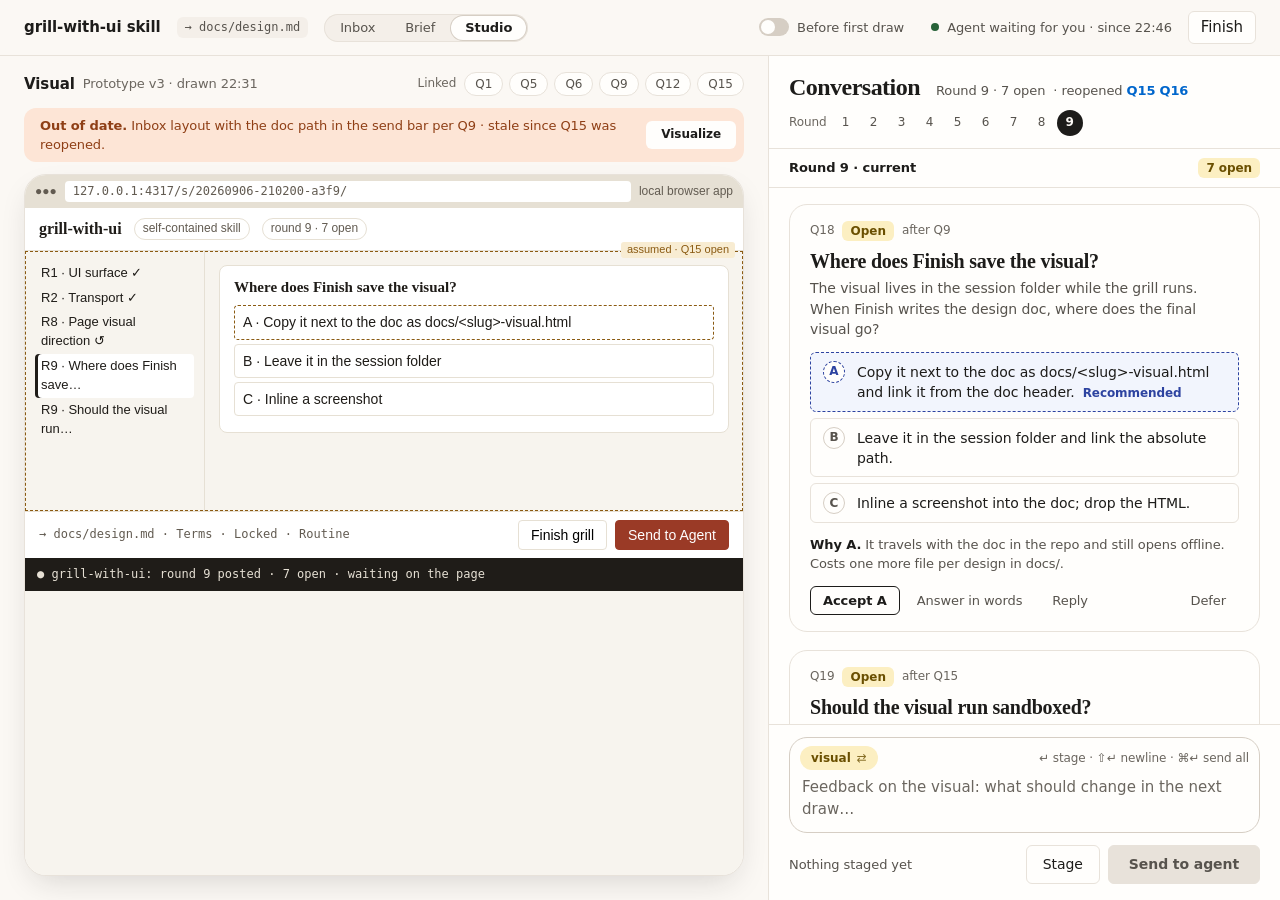
<file: design/mockups/studio.html>
<!doctype html>
<html lang="en">
<head>
<meta charset="utf-8" />
<meta name="viewport" content="width=device-width, initial-scale=1" />
<title>grill · Studio</title>
<link rel="stylesheet" href="../../skills/grilling-ui/page/tokens.css" />
<link rel="stylesheet" href="theme-studio.css" />
<style>
  /* Studio — visual-first conversation (spec §7 Studio row). Theme: theme-studio.css, tokens only; no network. */
  html, body { height: 100%; }
  body { display: grid; grid-template-rows: auto minmax(0, 1fr); height: 100vh; height: 100dvh; overflow: hidden; }

  /* ---------- header: material bar ---------- */
  .top {
    position: relative; z-index: var(--z-sticky);
    display: flex; align-items: center; gap: var(--sp-3) var(--sp-4); flex-wrap: wrap;
    min-height: 56px; padding: var(--sp-2) var(--sp-6);
    background: var(--material);
    -webkit-backdrop-filter: saturate(180%) blur(20px); backdrop-filter: saturate(180%) blur(20px);
    border-bottom: 1px solid var(--hairline);
    min-width: 0;
  }
  .top h1 { font-family: var(--font-ui); font-size: var(--t-body); font-weight: 600; letter-spacing: var(--track-ui); margin: 0; white-space: nowrap; }
  .top .doc { padding: 2px 8px; border-radius: var(--r-chip); background: var(--paper-2); white-space: nowrap; }
  /* segmented control */
  .switch { display: inline-flex; padding: 2px; gap: 2px; border-radius: var(--r-pill); background: var(--paper-2); box-shadow: inset 0 0 0 1px var(--hairline); }
  .switch a {
    padding: 2px 14px; border-radius: var(--r-pill);
    font-size: var(--t-footnote); line-height: 20px; color: var(--ink-2); text-decoration: none;
    transition: background-color var(--dur-hover) var(--ease-out), color var(--dur-hover) var(--ease-out);
  }
  @media (hover: hover) { .switch a:hover { color: var(--ink); text-decoration: none; } }
  .switch a[aria-current] { background: var(--surface); color: var(--ink); font-weight: 600; box-shadow: 0 0 0 1px var(--hairline-2); }
  .top .spacer { flex: 1; }
  /* switch: an Apple toggle, ink when on */
  .toggle { display: inline-flex; align-items: center; gap: var(--sp-2); font-size: var(--t-footnote); color: var(--ink-2); padding: 4px 10px 4px 6px; }
  .toggle .sw { width: 30px; height: 18px; border-radius: var(--r-pill); background: var(--hairline-2); position: relative; flex: none; transition: background-color var(--dur-hover) var(--ease-out); }
  .toggle .sw::after { content: ""; position: absolute; top: 2px; left: 2px; width: 14px; height: 14px; border-radius: 50%; background: var(--surface); box-shadow: 0 0 0 0.5px var(--hairline-2); transition: transform var(--dur-hover) var(--ease-out); }
  .toggle[aria-pressed="true"] { border-color: transparent; background: transparent; color: var(--ink); }
  .toggle[aria-pressed="true"] .sw { background: var(--pill); }
  .toggle[aria-pressed="true"] .sw::after { transform: translateX(12px); }
  .status { display: inline-flex; align-items: center; gap: var(--sp-2); font-size: var(--t-footnote); color: var(--ink-2); white-space: nowrap; }

  /* ---------- studio grid ---------- */
  .studio { display: grid; grid-template-columns: minmax(0, 3fr) minmax(380px, 2fr); min-height: 0; }

  /* ---------- visual pane: the product on the paper ---------- */
  .visual { display: grid; grid-template-rows: auto auto minmax(0, 1fr); min-height: 0; min-width: 0; background: var(--paper); }
  .vbar { display: flex; align-items: center; gap: var(--sp-2); flex-wrap: wrap; padding: var(--sp-4) var(--sp-6) var(--sp-3); font-size: var(--t-footnote); color: var(--ink-3); min-width: 0; }
  .vbar b { font-size: var(--t-body); color: var(--ink); font-weight: 600; }
  .vbar .linked { margin-left: auto; display: flex; align-items: center; gap: 6px; flex-wrap: wrap; }
  .vbar .linked .meta { font-size: var(--t-caption); margin-right: 2px; }
  .qchip {
    font-size: var(--t-caption); font-weight: 500; letter-spacing: 0; font-variant-numeric: tabular-nums;
    padding: 0 10px; line-height: 22px; border-radius: var(--r-pill);
    color: var(--ink-2); background: var(--surface); border: 1px solid var(--hairline);
  }
  @media (hover: hover) { .qchip:hover { color: var(--ink); background: var(--surface); border-color: var(--hairline-2); } }
  .qchip.on { border-color: var(--butter); color: var(--butter-ink); background: var(--butter); }
  .stale {
    display: flex; align-items: center; gap: var(--sp-3); margin: 0 var(--sp-6) var(--sp-3);
    padding: 8px 8px 8px 16px; background: var(--peach); border-radius: var(--r-tile);
    font-size: var(--t-footnote); color: var(--peach-ink);
  }
  .stale .msgtxt { flex: 1; min-width: 0; }
  .stale strong { font-weight: 600; }
  .stale button { font-size: var(--t-caption); padding: 4px 14px; flex: none; border-color: transparent; background: var(--surface); color: var(--ink); font-weight: 600; }
  .frame-wrap { padding: 0 var(--sp-6) var(--sp-6); min-height: 0; display: flex; }
  #visual-frame {
    flex: 1; width: 100%; min-height: 0;
    border: 1px solid var(--hairline); border-radius: var(--r-sheet);
    background: var(--surface); box-shadow: var(--shadow-product);
  }

  /* empty state: before the first draw */
  .empty { overflow-y: auto; padding: var(--sp-12) var(--sp-10); min-height: 0; }
  .empty .inner { max-width: 60ch; margin: 0 auto; }
  .empty h2 { font-size: var(--t-title1); line-height: 1.08; letter-spacing: var(--track-display); margin: 0 0 var(--sp-3); }
  .empty .lede { font-size: var(--t-lead); line-height: 1.5; color: var(--ink-2); margin: 0 0 var(--sp-8); }
  .agreed { list-style: none; margin: 0 0 var(--sp-8); padding: 0; border-top: 1px solid var(--hairline); }
  .agreed li { display: grid; grid-template-columns: 18px 36px minmax(0, 1fr); gap: var(--sp-2); padding: 10px 0; border-bottom: 1px solid var(--hairline); font-size: var(--t-body); line-height: 1.5; }
  .agreed li::before { content: "\2713"; color: var(--mint-ink); font-weight: 700; font-size: var(--t-footnote); padding-top: 1px; }
  .agreed .id { font-size: var(--t-caption); font-weight: 500; font-variant-numeric: tabular-nums; color: var(--ink-3); padding-top: 3px; }
  .agreed .t { font-weight: 600; }
  .agreed .arrow { color: var(--ink-3); margin: 0 var(--sp-1); }
  .agreed .a { color: var(--ink-2); }
  .cta { display: flex; align-items: center; gap: var(--sp-4); flex-wrap: wrap; }
  .cta button.primary { font-size: var(--t-body); padding: 10px 24px; }

  /* ---------- rail ---------- */
  .rail {
    display: grid; grid-template-rows: auto minmax(0, 1fr) auto; grid-template-columns: minmax(0, 1fr); min-height: 0; min-width: 0;
    background: var(--surface); border-left: 1px solid var(--hairline);
  }
  .rhead { padding: var(--sp-4) var(--sp-5) var(--sp-3); border-bottom: 1px solid var(--hairline); display: grid; gap: var(--sp-2); }
  .rhead .row { display: flex; align-items: baseline; gap: var(--sp-2); flex-wrap: wrap; font-size: var(--t-footnote); color: var(--ink-2); }
  .rhead h2 { font-size: 24px; letter-spacing: var(--track-display); margin: 0 var(--sp-2) 0 0; }
  .needs a { font-weight: 600; font-variant-numeric: tabular-nums; }
  .jump { display: flex; gap: 2px; flex-wrap: wrap; align-items: center; }
  .jump button {
    font-size: var(--t-caption); font-variant-numeric: tabular-nums; padding: 0; width: 26px; height: 26px; text-align: center;
    border-radius: 50%; color: var(--ink-2); border-color: transparent; background: transparent;
  }
  @media (hover: hover) { .jump button:hover { background: var(--paper-2); border-color: transparent; } }
  .jump button.cur { color: var(--on-ink); background: var(--pill); font-weight: 600; }
  .jump .lbl { font-size: var(--t-caption); color: var(--ink-3); margin-right: var(--sp-1); }

  .timeline { overflow-y: auto; min-height: 0; scroll-padding-top: 44px; }
  .round-h {
    position: sticky; top: 0; z-index: var(--z-raised);
    display: flex; justify-content: space-between; align-items: center; gap: var(--sp-2);
    margin: 0; padding: var(--sp-2) var(--sp-5);
    background: var(--material-hi);
    -webkit-backdrop-filter: saturate(180%) blur(16px); backdrop-filter: saturate(180%) blur(16px);
    border-bottom: 1px solid var(--hairline);
    font-family: var(--font-ui); font-size: var(--t-footnote); font-weight: 600; letter-spacing: var(--track-ui); line-height: 22px; color: var(--ink-2);
  }
  .round-h span + span { font-weight: 500; color: var(--ink-3); font-variant-numeric: tabular-nums; }
  .round-h.current { color: var(--ink); }
  .round-h .n-open { background: var(--butter); color: var(--butter-ink); font-weight: 600; font-size: var(--t-caption); padding: 0 8px; border-radius: var(--r-chip); line-height: 20px; }
  .round-body { padding: var(--sp-2) var(--sp-5) var(--sp-4); display: grid; grid-template-columns: minmax(0, 1fr); gap: 2px; }

  /* collapsed one-line card (answered / deferred) */
  .line {
    display: grid; grid-template-columns: 16px 34px auto minmax(0, 1fr); gap: var(--sp-2); align-items: baseline;
    padding: var(--sp-2); margin: 0 calc(-1 * var(--sp-2)); width: calc(100% + 2 * var(--sp-2));
    border: 0; border-radius: var(--r-row); background: transparent; font-size: var(--t-sub); text-align: left;
  }
  @media (hover: hover) { .line:hover { background: var(--paper); border: 0; } }
  .line:active { transform: none; background: var(--paper-2); }
  .line .ic { font-size: var(--t-caption); font-weight: 700; color: var(--mint-ink); }
  .line.deferred .ic { color: var(--ink-3); }
  .line .id { font-size: var(--t-caption); font-weight: 500; font-variant-numeric: tabular-nums; color: var(--ink-3); }
  .line .t { font-weight: 600; white-space: nowrap; }
  .line .a { color: var(--ink-2); white-space: nowrap; overflow: hidden; text-overflow: ellipsis; }
  .line .a .arrow { color: var(--ink-3); margin-right: var(--sp-1); }
  .line.staged .a { color: var(--peri-ink); }
  .line.linked .id { text-decoration: underline dotted var(--ochre); text-underline-offset: 3px; }

  /* full card */
  .card {
    border: 1px solid var(--hairline); border-radius: var(--r-card); background: var(--surface);
    padding: var(--sp-4) var(--sp-5); margin: var(--sp-2) 0; scroll-margin-top: 48px;
    transition: border-color var(--dur-hover) var(--ease-out);
  }
  @media (hover: hover) { .card:hover { border-color: var(--hairline-2); } }
  .card.selected { border-color: var(--blue); box-shadow: 0 0 0 1px var(--blue); }
  .card.flash { border-color: var(--butter-ink); box-shadow: 0 0 0 4px var(--butter); }
  .card .meta-row { display: flex; align-items: center; gap: var(--sp-2); font-size: var(--t-caption); color: var(--ink-3); flex-wrap: wrap; }
  .card .meta-row .id { font-weight: 500; font-variant-numeric: tabular-nums; }
  .invis { margin-left: auto; font-size: 11px; font-weight: 500; color: var(--ink-2); display: inline-flex; align-items: center; gap: 6px; padding: 0 8px; line-height: 20px; border-radius: var(--r-pill); border: 1px solid var(--hairline); }
  .card:hover .invis, .card.selected .invis { color: var(--butter-ink); background: var(--butter-wash); border-color: var(--butter); }
  .card h3 { font-size: var(--t-title3); line-height: 1.25; margin: var(--sp-2) 0 var(--sp-1); }
  .card .body { font-size: var(--t-sub); color: var(--ink-2); margin: 0 0 var(--sp-3); }
  .was { font-size: var(--t-footnote); color: var(--ink-2); margin: 0 0 var(--sp-3); }
  .was b { color: var(--ink); font-weight: 600; }
  .opts { display: grid; gap: 6px; margin: 0 0 var(--sp-3); }
  .card .opt { display: grid; grid-template-columns: 22px minmax(0, 1fr); gap: var(--sp-3); align-items: start; font-size: var(--t-sub); line-height: 1.45; padding: var(--sp-2) var(--sp-3); }
  .card .opt > span:last-child { padding-top: 1px; }
  .card .opt .tag { font-size: var(--t-caption); font-weight: 600; color: var(--peri-ink); margin-left: var(--sp-2); white-space: nowrap; }
  .card .opt.rec { border: 1px dashed var(--peri-ink); background: var(--peri-wash); }
  .card .opt.rec .k { border-style: dashed; border-color: var(--peri-ink); color: var(--peri-ink); }
  .card .opt.chosen { border-color: var(--mint-ink); background: var(--mint); }
  .card .opt.chosen .k { background: var(--mint-ink); border-color: var(--mint-ink); color: var(--surface); }
  /* .was-chosen: the "Was:" line above carries it; the option keeps its rec/staged look */
  .card .opt.staged { border: 1px solid var(--peri-ink); background: var(--peri); }
  .card .opt.staged .k { background: var(--peri-ink); border: 1px solid var(--peri-ink); color: var(--surface); }
  .why { font-size: var(--t-footnote); color: var(--ink-2); margin: 0 0 var(--sp-3); }
  .why b { color: var(--ink); font-weight: 600; }
  .staged-text { font-size: var(--t-sub); padding: 10px 14px; border-radius: var(--r-tile); margin: 0 0 var(--sp-3); background: var(--peri); color: var(--ink); }
  .staged-text .lbl { font-size: var(--t-caption); color: var(--peri-ink); font-weight: 600; display: block; margin-bottom: 2px; }
  .acts { display: flex; gap: var(--sp-1); flex-wrap: wrap; align-items: center; }
  .acts button { font-size: var(--t-footnote); padding: 4px 12px; }
  .acts button[data-act="accept"] { border-color: var(--ink); font-weight: 600; }
  .acts button[data-act="accept"].staged { border-color: var(--peri-ink); color: var(--peri-ink); }
  .acts .sep { flex: 1; }

  /* thread and visual feedback: message bubbles in the stream */
  .msg {
    display: block; justify-self: start; max-width: 92%; text-align: left;
    font-size: var(--t-sub); line-height: 1.45; color: var(--ink);
    padding: var(--sp-2) var(--sp-3); margin: 3px 0 3px var(--sp-4);
    border: 1px solid transparent; border-radius: 16px 16px 16px 6px; background: var(--paper-2);
  }
  @media (hover: hover) { .msg:hover { background: var(--stone); border-color: transparent; } }
  .msg:active { transform: none; }
  .msg.user { justify-self: end; margin: 3px 0 3px var(--sp-10); border-radius: 16px 16px 6px 16px; background: var(--surface); border-color: var(--hairline-2); }
  @media (hover: hover) { .msg.user:hover { background: var(--paper); border-color: var(--hairline-2); } }
  .msg .who { display: block; font-size: 11px; font-weight: 600; color: var(--ink-3); margin-bottom: 1px; }
  .msg .who .q { font-variant-numeric: tabular-nums; }
  .msg .who .w { color: var(--ink-2); }
  .msg.vis { background: var(--butter-wash); border-color: var(--butter); }
  @media (hover: hover) { .msg.vis:hover { background: var(--butter); border-color: var(--butter); } }
  .msg.vis .who .v { color: var(--butter-ink); }
  .msg.staged { background: var(--peri); border: 1px dashed var(--peri-ink); }
  @media (hover: hover) { .msg.staged:hover { background: var(--peri); border: 1px dashed var(--peri-ink); } }
  .msg.staged .who, .msg.staged .who .w { color: var(--peri-ink); }
  .msg .t { color: var(--ink); }

  /* ---------- composer ---------- */
  .composer { border-top: 1px solid var(--hairline); padding: var(--sp-3) var(--sp-5) var(--sp-4); display: grid; grid-template-columns: minmax(0, 1fr); gap: var(--sp-3); background: var(--surface); }
  .cbox { border: 1px solid var(--hairline-2); border-radius: var(--r-card); background: var(--surface); transition: border-color var(--dur-hover) var(--ease-out); }
  .cbox:focus-within { transition: none; border-color: var(--blue); box-shadow: 0 0 0 3px var(--blue-wash); }
  .cbox .row1 { display: flex; align-items: center; gap: var(--sp-2); padding: 8px 10px 0; }
  #chip {
    display: inline-flex; align-items: center; gap: 6px; flex: none;
    font-size: var(--t-caption); font-weight: 600; letter-spacing: 0; padding: 0 10px; line-height: 22px; border-radius: var(--r-pill);
    background: var(--stone); border: 1px solid transparent; color: var(--stone-ink); white-space: nowrap;
  }
  #chip .cyc { font-weight: 400; opacity: .8; }
  #chip.m-answer { background: var(--mint); color: var(--mint-ink); }
  #chip.m-visual { background: var(--butter); color: var(--butter-ink); }
  @media (hover: hover) { #chip:hover { border-color: currentColor; } }
  .cbox .hint { font-size: var(--t-caption); color: var(--ink-3); margin-left: auto; white-space: nowrap; overflow: hidden; text-overflow: ellipsis; }
  #composer-in { border: 0; background: transparent; min-height: 48px; max-height: 160px; resize: none; padding: 6px 12px 12px; display: block; box-shadow: none; }
  #composer-in:focus, #composer-in:focus-visible { outline: none; box-shadow: none; }
  .sendrow { display: flex; align-items: center; gap: var(--sp-2); }
  .sendrow .staged-list { flex: 1; min-width: 0; font-size: var(--t-footnote); color: var(--ink-2); white-space: nowrap; overflow: hidden; text-overflow: ellipsis; }
  .sendrow .staged-list b { color: var(--peri-ink); font-weight: 600; }
  .sendrow button { font-size: var(--t-sub); padding: 8px 16px; white-space: nowrap; }
  .sendrow button.primary { padding: 8px 20px; }

  .toast { bottom: var(--sp-6); }

  /* ---------- < 760 px: visual above rail, page scrolls ---------- */
  @media (max-width: 759px) {
    html, body { height: auto; }
    body { display: block; height: auto; overflow: visible; }
    .top { gap: var(--sp-2) var(--sp-3); padding: var(--sp-2) var(--sp-4); }
    .top .doc { display: none; }
    .top .spacer { display: none; }
    .status { order: 5; }
    .studio { display: block; }
    section.visual { height: 60vh; }
    .vbar { padding: var(--sp-3) var(--sp-4) var(--sp-2); }
    .vbar .linked { margin-left: 0; }
    .stale { margin: 0 var(--sp-4) var(--sp-2); }
    .frame-wrap { padding: 0 var(--sp-4) var(--sp-4); }
    #visual-frame { border-radius: var(--r-card); }
    .empty { padding: var(--sp-6) var(--sp-4); }
    .empty h2 { font-size: 30px; }
    .empty .lede { font-size: var(--t-callout); }
    .rail { display: block; border-left: 0; border-top: 1px solid var(--hairline); }
    .rhead { padding: var(--sp-4); }
    .timeline { overflow: visible; }
    .round-body { padding: var(--sp-2) var(--sp-4) var(--sp-4); }
    .round-h { padding: var(--sp-2) var(--sp-4); }
    .line { grid-template-columns: 16px 32px minmax(0, 1fr); }
    .line .a { grid-column: 3; }
    .line .t { white-space: normal; }
    .card { padding: var(--sp-4); }
    .card, .line, .msg { scroll-margin-bottom: 180px; scroll-margin-top: 48px; }
    .composer { position: sticky; bottom: 0; z-index: var(--z-sticky); padding: var(--sp-2) var(--sp-4) calc(var(--sp-3) + env(safe-area-inset-bottom)); background: var(--material-hi); -webkit-backdrop-filter: saturate(180%) blur(20px); backdrop-filter: saturate(180%) blur(20px); }
    .cbox .hint { display: none; }
    .toast { bottom: 150px; }
  }
</style>
</head>
<body>
<header class="top">
  <h1>grill-with-ui skill</h1>
  <span class="doc path" id="doc-path"></span>
  <nav class="switch" aria-label="Layout">
    <a href="inbox.html">Inbox</a><a href="brief.html">Brief</a><a href="studio.html" aria-current="page">Studio</a>
  </nav>
  <span class="spacer"></span>
  <button type="button" class="toggle ghost" id="first-draw" aria-pressed="false" title="Preview the state before any visual has been drawn"><span class="sw" aria-hidden="true"></span>Before first draw</button>
  <span class="status" role="status"><span class="dot" id="agent-dot"></span><span id="agent-status"></span></span>
  <button type="button" id="finish">Finish</button>
</header>

<div class="studio">
  <section class="visual" id="visual" aria-label="Visual"></section>

  <section class="rail" aria-label="Conversation">
    <div class="rhead" id="rhead"></div>
    <div class="timeline" id="timeline"></div>
    <div class="composer">
      <div class="cbox">
        <div class="row1">
          <button type="button" id="chip" title="Change where this message goes (click to cycle)"></button>
          <span class="hint">↵ stage · ⇧↵ newline · ⌘↵ send all</span>
        </div>
        <label for="composer-in" class="sr">Message</label>
        <textarea id="composer-in" rows="2"></textarea>
      </div>
      <div class="sendrow">
        <span class="staged-list" id="staged-list"></span>
        <button type="button" id="stage-btn">Stage</button>
        <button type="button" class="primary" id="send" disabled>Send to agent</button>
      </div>
    </div>
  </section>
</div>
<div class="toast" id="toast" role="status" aria-live="polite"></div>

<script>
// Mockup data for design/mockups (spec §9.1). Inlined into each *.template.html by build.mjs.
// SESSION is in the real state.json shape (spec §4; Jason's schema, grill-with-ui SKILL.md:392-417):
// questions is an ARRAY; rounds are derived from question.round.
// Rounds 1–8 are Jason Ku's real grill-with-ui design session of 2026-09-06 (commit daafa1e,
// design/mockups/data.js), text unchanged. Round 9 (q18–q25) is synthetic: 7 open + q23 deferred;
// q15 and q16 were answered, then reopened (see their threads); the visual (v3) is stale.
// VISUAL_HTML is the v3 prototype: regions carry data-q and it ends with the verbatim
// grilling-ui linkage listener (plan Task 20). "<\/script>" keeps it safe when inlined in <script>.
const SESSION = {
  "topic": "grill-with-ui skill",
  "doc": "docs/design.md",
  "project": "~/Projects/grill-with-ui",
  "created": "2026-09-06T21:00:00Z",
  "agent": {
    "status": "waiting",
    "since": "2026-09-06T22:46:00Z",
    "handled": 9
  },
  "note": "Round 9 is open. Q15 and Q16 were reopened by later answers; Q23 is deferred.",
  "visual": {
    "kind": "prototype",
    "version": 3,
    "at": "2026-09-06T22:31:00Z",
    "stale": true,
    "note": "v3: Inbox layout with the doc path in the send bar per Q9; stale since Q15 was reopened",
    "thread": [
      {
        "who": "user",
        "text": "Put the doc path next to Finish so I can see where it will write.",
        "at": "2026-09-06T22:26:00Z"
      },
      {
        "who": "agent",
        "text": "Done in v3: the send bar shows → docs/design.md and the section order from Q16.",
        "at": "2026-09-06T22:31:00Z"
      }
    ]
  },
  "terms": [
    {
      "term": "Round",
      "def": "One agent turn's worth of new questions: the current frontier.",
      "avoid": [
        "batch",
        "wave"
      ]
    },
    {
      "term": "Frontier",
      "def": "Questions whose prerequisites are all settled and can be asked now.",
      "avoid": [
        "queue",
        "next up"
      ]
    },
    {
      "term": "Send",
      "def": "One press of Send to Agent: every staged action shipped as a single event.",
      "avoid": [
        "submit",
        "reply"
      ]
    },
    {
      "term": "Durable decision",
      "def": "Hard to reverse, surprising without context, a real trade-off. Goes under Locked decisions.",
      "avoid": [
        "ADR",
        "big decision"
      ]
    }
  ],
  "questions": [
    {
      "id": "q1",
      "round": 1,
      "deps": [],
      "title": "UI surface",
      "body": "What is the UI surface, and how does it talk to the running session? This is the root decision; state format, threads and resume all hang off it.",
      "options": [
        {
          "k": "A",
          "text": "Local browser app. A tiny bundled server serves a page and reads/writes one state file per session. Terminal stays a parallel input."
        },
        {
          "k": "B",
          "text": "Read-only side panel. Claude re-renders an HTML summary each turn; you still answer in the terminal by number."
        },
        {
          "k": "C",
          "text": "MCP app panel. Only if Claude Code renders it. Heavier to build and install."
        },
        {
          "k": "D",
          "text": "Terminal TUI. Doesn't solve scrollback. Listed to rule out."
        }
      ],
      "rec": {
        "option": "A",
        "why": "Works in any terminal today, nothing to install, and the file protocol is agent-neutral so a Codex version is packaging, not a rewrite."
      },
      "status": "answered",
      "durable": true,
      "updated": false,
      "answer": {
        "kind": "accept",
        "option": "A",
        "text": "A is exactly what I was thinking"
      },
      "thread": []
    },
    {
      "id": "q2",
      "round": 2,
      "deps": [
        "q1"
      ],
      "title": "Transport",
      "body": "How does a browser answer reach the running Claude session? Docs check: Monitor wakes an idle session; a background shell exiting does not; Channels need a launch flag.",
      "options": [
        {
          "k": "A",
          "text": "Persistent Monitor on the server's WebSocket. Every browser action is one event and one Claude turn."
        },
        {
          "k": "B",
          "text": "Claude Code Channels. Officially blessed, but needs a startup flag and a plugin."
        },
        {
          "k": "C",
          "text": "Manual nudge: answer in the browser, type 'go' in the terminal."
        }
      ],
      "rec": {
        "option": "A",
        "why": "No startup flags, works from inside the skill. Live test fired while idle: verified."
      },
      "status": "answered",
      "durable": true,
      "updated": false,
      "answer": {
        "kind": "text",
        "text": "Simpler: the web app writes to a local JSON and the agent has a file-change watcher on it."
      },
      "thread": [
        {
          "who": "agent",
          "text": "Yes, and simpler than what I proposed. Refinement: two files, not one. state.json written only by the agent; events.jsonl appended only by the web app, watched with plain tail -F.",
          "at": "2026-09-06T21:11:00Z"
        }
      ]
    },
    {
      "id": "q3",
      "round": 3,
      "deps": [
        "q2"
      ],
      "title": "Questions per turn",
      "body": "When Claude replies to a batch, how many new questions does it post on top of the thread replies?",
      "options": [
        {
          "k": "A",
          "text": "Exactly one new primary question per turn. Keeps 'resolve dependencies one by one'."
        },
        {
          "k": "B",
          "text": "Up to a few new questions when they're independent. Fewer round trips; recommendations can go stale."
        }
      ],
      "rec": {
        "option": "A",
        "why": "You already batch on your side; keeping Claude to one at a time is what makes recommendations trustworthy."
      },
      "status": "answered",
      "durable": false,
      "updated": false,
      "answer": {
        "kind": "option",
        "option": "B",
        "text": ""
      },
      "thread": []
    },
    {
      "id": "q4",
      "round": 3,
      "deps": [
        "q1"
      ],
      "title": "Thread context",
      "body": "What does 'chat more about a question without losing context' mean mechanically?",
      "options": [
        {
          "k": "A",
          "text": "One Claude session; threads are labeled messages. Nothing is separate under the hood."
        },
        {
          "k": "B",
          "text": "A subagent per thread, seeded with a summary. Isolation, but loses exactly the context you want."
        }
      ],
      "rec": {
        "option": "A",
        "why": "The thing you're missing is navigation, not isolation. The page provides that."
      },
      "status": "answered",
      "durable": true,
      "updated": false,
      "answer": {
        "kind": "accept",
        "option": "A"
      },
      "thread": []
    },
    {
      "id": "q5",
      "round": 4,
      "deps": [
        "q4"
      ],
      "title": "Question card shape",
      "body": "What does a question look like on the page, and how do you answer it? This fixes the state schema.",
      "options": [
        {
          "k": "A",
          "text": "Structured card: title, body, lettered options, a recommendation pointing at one, a rationale. Answer by option, Accept, or free text. Thread box separate."
        },
        {
          "k": "B",
          "text": "Free text everywhere. Simpler schema, no one-click accept."
        }
      ],
      "rec": {
        "option": "A",
        "why": "Grilling already produces lettered options and a named recommendation, so structure costs nothing."
      },
      "status": "answered",
      "durable": false,
      "updated": false,
      "answer": {
        "kind": "accept",
        "option": "A"
      },
      "thread": []
    },
    {
      "id": "q6",
      "round": 4,
      "deps": [
        "q1"
      ],
      "title": "Terminal role",
      "body": "What does the terminal do while a grill runs in the page?",
      "options": [
        {
          "k": "A",
          "text": "One-line status per turn, plus the URL. Terminal typing still works and is recorded into state."
        },
        {
          "k": "B",
          "text": "Terminal goes silent. Launch only."
        },
        {
          "k": "C",
          "text": "Terminal mirrors the full text. Defeats the purpose."
        }
      ],
      "rec": {
        "option": "A",
        "why": "Same scrollback cost as silence, and it gives you the 'Claude is waiting' signal where you're already looking."
      },
      "status": "answered",
      "durable": false,
      "updated": false,
      "answer": {
        "kind": "accept",
        "option": "A"
      },
      "thread": []
    },
    {
      "id": "q7",
      "round": 4,
      "deps": [
        "q2"
      ],
      "title": "Server lifecycle",
      "body": "Who starts and stops the local server, and how do we guarantee it dies? Orphaned processes have bitten this machine before.",
      "options": [
        {
          "k": "A",
          "text": "The server is the monitor. It lives exactly as long as the monitor: killed at session end or on Finish. Nothing to orphan."
        },
        {
          "k": "B",
          "text": "Server in the background, separate tail watcher. Needs its own shutdown story; every option is a way to leak."
        }
      ],
      "rec": {
        "option": "A",
        "why": "Same file-based design, with writer and watcher collapsed into one process the harness already manages."
      },
      "status": "answered",
      "durable": true,
      "updated": false,
      "answer": {
        "kind": "accept",
        "option": "A"
      },
      "thread": []
    },
    {
      "id": "q8",
      "round": 5,
      "deps": [
        "q5"
      ],
      "title": "Finish + deliverable",
      "body": "How does a grill end, and what's the deliverable? Past grills all ended as design docs.",
      "options": [
        {
          "k": "A",
          "text": "Explicit Finish button; Claude writes a markdown decisions doc from state. Doc path asked once at start."
        },
        {
          "k": "B",
          "text": "No explicit end; the state file is the record."
        }
      ],
      "rec": {
        "option": "A",
        "why": "Writing from a structured state file is more faithful than writing from a long transcript."
      },
      "status": "answered",
      "durable": false,
      "updated": false,
      "answer": {
        "kind": "accept",
        "option": "A"
      },
      "thread": [
        {
          "who": "user",
          "text": "Can you also look up Matt Pocock's grill-with-docs skill to see what we can borrow for the docs part, and compare it to the docs we already generate?",
          "at": "2026-09-06T21:39:00Z"
        },
        {
          "who": "agent",
          "text": "Fetched it. It's one line: run grilling + domain-modeling. The docs part writes a repo-wide CONTEXT.md glossary and sparse ADRs gated on hard-to-reverse, surprising, real trade-off. Your docs are the opposite shape: one exhaustive topic doc builders consume as the spec. Turned into Q9.",
          "at": "2026-09-06T21:41:00Z"
        }
      ]
    },
    {
      "id": "q9",
      "round": 5,
      "deps": [
        "q8"
      ],
      "title": "What Finish writes",
      "body": "Your exhaustive topic doc, Matt's sparse ADRs and glossary, or both?",
      "options": [
        {
          "k": "A",
          "text": "Your design doc, with two borrows: a per-decision durable flag (Locked vs Routine sections) and a Terms section with Avoid lists."
        },
        {
          "k": "B",
          "text": "Your design doc plus ADRs in docs/adr and a root CONTEXT.md. Two places to keep in sync."
        },
        {
          "k": "C",
          "text": "Matt's files only. Rejected: builders need the exhaustive doc."
        }
      ],
      "rec": {
        "option": "A",
        "why": "The durable flag and the terms section fix two real problems; repo-wide files can be an opt-in flag later."
      },
      "status": "answered",
      "durable": true,
      "updated": false,
      "answer": {
        "kind": "accept",
        "option": "A"
      },
      "thread": []
    },
    {
      "id": "q10",
      "round": 6,
      "deps": [
        "q7"
      ],
      "title": "State location + resume",
      "body": "Where does session state live, and how does resume work? Several worktrees per project here.",
      "options": [
        {
          "k": "A",
          "text": "Per-session folder under home, keyed by git common root (working directory when not in git). Resume lists unfinished sessions for the project."
        },
        {
          "k": "B",
          "text": "Inside the repo, gitignored. Lives in one worktree; ws reset wipes it."
        }
      ],
      "rec": {
        "option": "A",
        "why": "Worktree independence decides it here; for adopters it also means zero repo changes."
      },
      "status": "answered",
      "durable": true,
      "updated": false,
      "answer": {
        "kind": "accept",
        "option": "A"
      },
      "thread": [
        {
          "who": "user",
          "text": "Hm, what would be easier for other people to adopt?",
          "at": "2026-09-06T21:52:00Z"
        },
        {
          "who": "agent",
          "text": "Outside the repo, by a wider margin: zero repo changes, one mental model, works outside git, resume is discoverable anyway. Only loss: sessions don't travel with a clone, which is a non-goal.",
          "at": "2026-09-06T21:54:00Z"
        }
      ]
    },
    {
      "id": "q11",
      "round": 6,
      "deps": [
        "q10"
      ],
      "title": "Stack",
      "body": "What is the server and page built with? Must run the moment the skill is installed.",
      "options": [
        {
          "k": "A",
          "text": "Plain Node, no dependencies, no build step. One server script, one self-contained HTML page."
        },
        {
          "k": "B",
          "text": "Bun. Nicer API, not on most machines."
        },
        {
          "k": "C",
          "text": "React with a build step."
        }
      ],
      "rec": {
        "option": "A",
        "why": "Claude Code requires Node, so every adopter has it. Polish comes from CSS, not the framework."
      },
      "status": "answered",
      "durable": false,
      "updated": false,
      "answer": {
        "kind": "accept",
        "option": "A"
      },
      "thread": []
    },
    {
      "id": "q12",
      "round": 7,
      "deps": [
        "q9"
      ],
      "title": "Relation to grilling skills",
      "body": "How does grill-with-ui relate to the grilling and grill-me skills you already have?",
      "options": [
        {
          "k": "A",
          "text": "Self-contained new skill with its own interview prompt (frontier-per-round) plus the page protocol. Developed in its own repo, symlinked in."
        },
        {
          "k": "B",
          "text": "Composition, Matt-style: invoke grilling plus a protocol skill. Two skills fighting over output format."
        },
        {
          "k": "C",
          "text": "A flag on grill-me."
        }
      ],
      "rec": {
        "option": "A",
        "why": "One folder, one prompt, nothing to depend on. Publishable later without extraction."
      },
      "status": "answered",
      "durable": false,
      "updated": false,
      "answer": {
        "kind": "accept",
        "option": "A"
      },
      "thread": []
    },
    {
      "id": "q13",
      "round": 7,
      "deps": [
        "q11"
      ],
      "title": "Agent neutrality",
      "body": "Claude Code only, or agent-neutral from the start? Codex has no Monitor; Bedrock/Vertex Claude Code lacks it too.",
      "options": [
        {
          "k": "A",
          "text": "Add a blocking wait mode to the server now: blocks in the foreground until the next Send, prints it, exits. About twenty lines."
        },
        {
          "k": "B",
          "text": "Claude Code only for v1."
        }
      ],
      "rec": {
        "option": "A",
        "why": "Cheap, also the fallback for Claude Code without Monitor, keeps the no-lock-in promise."
      },
      "status": "answered",
      "durable": false,
      "updated": false,
      "answer": {
        "kind": "accept",
        "option": "A"
      },
      "thread": []
    },
    {
      "id": "q14",
      "round": 7,
      "deps": [
        "q13"
      ],
      "title": "Build order",
      "body": "What gets built first? One assumption is unverified: the harness labels monitor events 'not user input'; the skill prompt says Send events are your answers.",
      "options": [
        {
          "k": "A",
          "text": "Spike the wake-up path first: minimal server, one-textarea page, stub prompt with only the event rule. One real round."
        },
        {
          "k": "B",
          "text": "Build everything, then test end to end."
        }
      ],
      "rec": {
        "option": "A",
        "why": "The only piece that can't be reasoned out from what we already know."
      },
      "status": "answered",
      "durable": false,
      "updated": false,
      "answer": {
        "kind": "accept",
        "option": "A"
      },
      "thread": []
    },
    {
      "id": "q15",
      "round": 8,
      "deps": [
        "q11"
      ],
      "title": "Page visual direction",
      "body": "Three mockups are on the table. Which layout carries forward into the spike page?",
      "options": [
        {
          "k": "A",
          "text": "Inbox: question list on the left, one detail card on the right, sticky send bar."
        },
        {
          "k": "B",
          "text": "Scroll: single column of cards grouped by round, outline rail for jumping."
        },
        {
          "k": "C",
          "text": "Tree + focus: dependency tree on the left, one focused card, thread drawer."
        }
      ],
      "rec": {
        "option": "A",
        "why": "Best fit for 'go back to an earlier question' and it keeps the current question in view while you read history."
      },
      "status": "reopened",
      "durable": false,
      "updated": false,
      "answer": {
        "kind": "accept",
        "option": "A"
      },
      "thread": [
        {
          "who": "agent",
          "text": "Reopened: Q19 puts the visual in a sandboxed iframe that needs real width, and the Inbox has no room for it beside the card. The layout choice should be made against the three mockups with the visual in place, not before it existed.",
          "at": "2026-09-06T22:44:00Z"
        }
      ]
    },
    {
      "id": "q16",
      "round": 8,
      "deps": [
        "q9"
      ],
      "title": "Doc template sections",
      "body": "Section order for the generated design doc: Terms, Why, Locked decisions, Routine choices, Deferred, Follow-ups?",
      "options": [
        {
          "k": "A",
          "text": "That order, with the header carrying the locked-decision count and the date."
        },
        {
          "k": "B",
          "text": "Decisions first, Terms at the end as an appendix."
        }
      ],
      "rec": {
        "option": "A",
        "why": "Terms first is what makes cold re-entry work; the header count is your existing convention."
      },
      "status": "reopened",
      "durable": false,
      "updated": true,
      "answer": {
        "kind": "accept",
        "option": "A"
      },
      "thread": [
        {
          "who": "agent",
          "text": "Reopened: Q24 lets Finish run with open questions, so the doc needs somewhere to list them. The accepted order has Deferred but no Open threads section. Proposed: add Open threads after Deferred, and a Verified facts section before Risks.",
          "at": "2026-09-06T22:45:00Z"
        }
      ]
    },
    {
      "id": "q17",
      "round": 8,
      "deps": [
        "q15"
      ],
      "title": "Keyboard shortcuts",
      "body": "j/k to move between questions, a/b/c to pick an option, enter to stage, cmd+enter to send?",
      "options": [
        {
          "k": "A",
          "text": "Yes, all of them, shown in a footer hint."
        },
        {
          "k": "B",
          "text": "Defer to after the spike."
        }
      ],
      "rec": {
        "option": "B",
        "why": "Zero cost to add later; not on the critical path."
      },
      "status": "deferred",
      "durable": false,
      "updated": false,
      "answer": null,
      "thread": []
    },
    {
      "id": "q18",
      "round": 9,
      "deps": [
        "q9"
      ],
      "title": "Where does Finish save the visual?",
      "body": "The visual lives in the session folder while the grill runs. When Finish writes the design doc, where does the final visual go?",
      "options": [
        {
          "k": "A",
          "text": "Copy it next to the doc as docs/<slug>-visual.html and link it from the doc header."
        },
        {
          "k": "B",
          "text": "Leave it in the session folder and link the absolute path."
        },
        {
          "k": "C",
          "text": "Inline a screenshot into the doc; drop the HTML."
        }
      ],
      "rec": {
        "option": "A",
        "why": "It travels with the doc in the repo and still opens offline. Costs one more file per design in docs/."
      },
      "status": "open",
      "durable": false,
      "updated": false,
      "answer": null,
      "thread": []
    },
    {
      "id": "q19",
      "round": 9,
      "deps": [
        "q15"
      ],
      "title": "Should the visual run sandboxed?",
      "body": "The visual is agent-written HTML with scripts. How is it embedded in the page?",
      "options": [
        {
          "k": "A",
          "text": "iframe with sandbox=\"allow-scripts\" and no same-origin; talk to it only through postMessage."
        },
        {
          "k": "B",
          "text": "Same-origin iframe so the page can reach into its DOM for highlighting."
        },
        {
          "k": "C",
          "text": "Render it as a static screenshot; no scripts at all."
        }
      ],
      "rec": {
        "option": "A",
        "why": "Agent-written scripts never touch the session token or state. Costs a small verbatim listener in every visual for highlighting and ⌘↵."
      },
      "status": "open",
      "durable": false,
      "updated": false,
      "answer": null,
      "thread": []
    },
    {
      "id": "q20",
      "round": 9,
      "deps": [
        "q19"
      ],
      "title": "When does a stale visual get redrawn?",
      "body": "Ordinary decisions can make the visual out of date. Who triggers the redraw?",
      "options": [
        {
          "k": "A",
          "text": "Only the user, via Visualize. The page marks the visual stale until then."
        },
        {
          "k": "B",
          "text": "The agent redraws after every round that touches a drawn region."
        },
        {
          "k": "C",
          "text": "Redraw on a timer when stale for more than five minutes."
        }
      ],
      "rec": {
        "option": "A",
        "why": "Draws are slow and burn a subagent each; a stale badge is cheap. The cost is that the user has to notice the badge."
      },
      "status": "open",
      "durable": false,
      "updated": false,
      "answer": null,
      "thread": []
    },
    {
      "id": "q21",
      "round": 9,
      "deps": [
        "q2"
      ],
      "title": "What if the agent looks stuck?",
      "body": "Send is disabled while the agent works. If the agent never patches back, how does the user recover?",
      "options": [
        {
          "k": "A",
          "text": "Re-enable Send after 5 minutes with a 'still working?' note; staged work is kept."
        },
        {
          "k": "B",
          "text": "Keep Send disabled until the agent answers, however long."
        },
        {
          "k": "C",
          "text": "Show a Cancel button that writes a cancel event."
        }
      ],
      "rec": {
        "option": "A",
        "why": "Nothing is lost and a genuinely slow agent just sees one extra send. Costs a possible duplicate turn if the agent was only slow."
      },
      "status": "open",
      "durable": false,
      "updated": false,
      "answer": null,
      "thread": []
    },
    {
      "id": "q22",
      "round": 9,
      "deps": [
        "q5"
      ],
      "title": "Should staged work survive a reload?",
      "body": "A half-staged round is lost if the tab reloads or the hub restarts. Keep it?",
      "options": [
        {
          "k": "A",
          "text": "Stage into localStorage keyed by session id; clear on a successful send."
        },
        {
          "k": "B",
          "text": "Stage on the hub so any tab or device sees it."
        },
        {
          "k": "C",
          "text": "No persistence; reloading drops staged picks."
        }
      ],
      "rec": {
        "option": "A",
        "why": "Survives reloads and layout switches with no server change. Staging does not follow you to another browser."
      },
      "status": "open",
      "durable": false,
      "updated": false,
      "answer": null,
      "thread": []
    },
    {
      "id": "q23",
      "round": 9,
      "deps": [
        "q4"
      ],
      "title": "Should threads accept file attachments?",
      "body": "Users sometimes want to drop a screenshot or log into a thread message.",
      "options": [
        {
          "k": "A",
          "text": "Yes: store attachments in the session folder and pass paths to the agent."
        },
        {
          "k": "B",
          "text": "No for v1: paste text only."
        }
      ],
      "rec": {
        "option": "B",
        "why": "Paths cover most cases and attachments need upload, size limits and cleanup. The cost is copying logs by hand."
      },
      "status": "deferred",
      "durable": false,
      "updated": false,
      "answer": null,
      "thread": []
    },
    {
      "id": "q24",
      "round": 9,
      "deps": [
        "q8"
      ],
      "title": "Can Finish run with open questions?",
      "body": "The user presses Finish while some questions are still open or reopened.",
      "options": [
        {
          "k": "A",
          "text": "Allow it after a confirm; list the open ones under Open threads in the doc."
        },
        {
          "k": "B",
          "text": "Block Finish until every question is answered or deferred."
        },
        {
          "k": "C",
          "text": "Auto-defer every open question, then finish."
        }
      ],
      "rec": {
        "option": "A",
        "why": "The user decides when enough is enough, and nothing silently disappears. Costs a doc that may ship with loose ends."
      },
      "status": "open",
      "durable": false,
      "updated": false,
      "answer": null,
      "thread": []
    },
    {
      "id": "q25",
      "round": 9,
      "deps": [
        "q5"
      ],
      "title": "Who may reopen an answered question?",
      "body": "Reopening sends a settled decision back to the frontier and can invalidate downstream answers.",
      "options": [
        {
          "k": "A",
          "text": "Both: the user from the page, the agent when a later answer conflicts, always with a thread note."
        },
        {
          "k": "B",
          "text": "Only the user."
        },
        {
          "k": "C",
          "text": "Only the agent."
        },
        {
          "k": "D",
          "text": "Nobody; ask a new question instead."
        }
      ],
      "rec": {
        "option": "A",
        "why": "Conflicts found by the agent surface where the decision lives, not in the terminal. Costs some churn when the agent reopens too eagerly."
      },
      "status": "open",
      "durable": false,
      "updated": false,
      "answer": null,
      "thread": []
    }
  ]
};

const VISUAL_HTML = `<!doctype html>
<html lang="en">
<head>
<meta charset="utf-8">
<title>grill-with-ui v3</title>
<style>
  body { margin: 0; font: 14px/1.45 -apple-system, BlinkMacSystemFont, "Segoe UI", Helvetica, Arial, sans-serif; color: #1f1c18; background: #f7f4ee; }
  .chrome { display: flex; gap: 8px; align-items: center; padding: 6px 10px; background: #e6e0d4; font-size: 12px; color: #625b51; }
  .url { flex: 1; background: #fff; border-radius: 4px; padding: 2px 8px; font-family: ui-monospace, Menlo, monospace; }
  header { display: flex; align-items: center; gap: 12px; padding: 10px 14px; border-bottom: 1px solid #e6e0d4; background: #fff; }
  header h1 { font: 600 16px/1.2 "Iowan Old Style", Charter, Georgia, serif; margin: 0; }
  .chip { font-size: 12px; padding: 1px 8px; border: 1px solid #e6e0d4; border-radius: 99px; color: #625b51; }
  .app { display: grid; grid-template-columns: 180px 1fr; min-height: 260px; }
  nav { border-right: 1px solid #e6e0d4; padding: 10px; font-size: 13px; }
  nav div { padding: 3px 6px; border-radius: 4px; }
  nav .cur { background: #fff; box-shadow: inset 3px 0 0 #1f1c18; }
  main { padding: 14px; }
  .card { background: #fff; border: 1px solid #e6e0d4; border-radius: 8px; padding: 12px 14px; }
  .card h2 { font: 600 15px/1.3 "Iowan Old Style", Charter, Georgia, serif; margin: 0 0 8px; }
  .opt { border: 1px solid #e6e0d4; border-radius: 4px; padding: 6px 8px; margin: 4px 0; }
  .opt.rec { border-style: dashed; border-color: #8a5a12; }
  footer { display: flex; gap: 8px; justify-content: flex-end; align-items: center; padding: 8px 14px; border-top: 1px solid #e6e0d4; background: #fff; }
  footer .doc { margin-right: auto; font-size: 12px; color: #625b51; font-family: ui-monospace, Menlo, monospace; }
  button { font: inherit; padding: 4px 12px; border-radius: 4px; border: 1px solid #e6e0d4; background: #fff; }
  button.primary { background: #9a3a26; border-color: #9a3a26; color: #fff; }
  .term { background: #1f1c18; color: #e6e0d4; font: 12px/1.4 ui-monospace, Menlo, monospace; padding: 8px 12px; }
  .assumed { position: relative; outline: 1px dashed #8a5a12; outline-offset: -1px; }
  .assumed::before { content: attr(data-tag); position: absolute; top: -9px; right: 8px; background: #f8ecd2; color: #8a5a12; font-size: 11px; padding: 0 6px; border-radius: 3px; }
  [data-q] { cursor: pointer; }
</style>
</head>
<body>
  <div class="chrome" data-q="q1"><span>●●●</span><span class="url">127.0.0.1:4317/s/20260906-210200-a3f9/</span><span>local browser app</span></div>
  <header data-q="q12"><h1>grill-with-ui</h1><span class="chip">self-contained skill</span><span class="chip">round 9 · 7 open</span></header>
  <div class="app assumed" data-q="q15" data-tag="assumed · Q15 open">
    <nav>
      <div>R1 · UI surface ✓</div><div>R2 · Transport ✓</div><div>R8 · Page visual direction ↺</div><div class="cur">R9 · Where does Finish save…</div><div>R9 · Should the visual run…</div>
    </nav>
    <main>
      <div class="card" data-q="q5">
        <h2>Where does Finish save the visual?</h2>
        <div class="opt rec">A · Copy it next to the doc as docs/&lt;slug&gt;-visual.html</div>
        <div class="opt">B · Leave it in the session folder</div>
        <div class="opt">C · Inline a screenshot</div>
      </div>
    </main>
  </div>
  <footer data-q="q9"><span class="doc">→ docs/design.md · Terms · Locked · Routine</span><button>Finish grill</button><button class="primary">Send to Agent</button></footer>
  <div class="term" data-q="q6">● grill-with-ui: round 9 posted · 7 open · waiting on the page</div>
<script>
/* grilling-ui linkage: copy verbatim */
(() => {
  const P = window.parent;
  const st = document.createElement("style");
  st.textContent = ".grill-hl{outline:2px solid #8a5a12;outline-offset:2px}";
  document.head.appendChild(st);
  addEventListener("message", (e) => {
    if (e.source !== P || !e.data || !Array.isArray(e.data.highlight)) return;
    const ids = e.data.highlight.filter((x) => /^q\\d+$/.test(x));
    document.querySelectorAll("[data-q]").forEach((el) => el.classList.toggle("grill-hl", ids.includes(el.dataset.q)));
  });
  addEventListener("click", (e) => { const r = e.target.closest("[data-q]"); if (r) P.postMessage({ clicked: r.dataset.q }, "*"); });
  addEventListener("keydown", (e) => {
    if ((e.metaKey || e.ctrlKey) && e.key === "Enter") { e.preventDefault(); P.postMessage({ key: "send" }, "*"); }
    else if (e.key === "Escape") P.postMessage({ key: "escape" }, "*");
  });
})();
<\/script>
</body>
</html>
`;

</script>
<script>
(() => {
  "use strict";
  const S = SESSION;
  const Q = S.questions;
  const byId = Object.fromEntries(Q.map((q) => [q.id, q]));
  const $ = (id) => document.getElementById(id);
  const esc = (s) => String(s == null ? "" : s).replace(/[&<>"']/g, (c) => ({ "&": "&amp;", "<": "&lt;", ">": "&gt;", '"': "&quot;", "'": "&#39;" }[c]));
  const QID = /^q\d+$/;
  const up = (id) => id.toUpperCase();
  const hhmm = (iso) => new Date(iso).toISOString().slice(11, 16);

  // Which questions have a region in the visual (data-q in the drawn HTML).
  const LINKED = [...new Set([...VISUAL_HTML.matchAll(/data-q="(q\d+)"/g)].map((m) => m[1]))]
    .sort((a, b) => +a.slice(1) - +b.slice(1));

  // ---------- state ----------
  const staged = {};            // qid -> { answer?, thread?: [text], defer?, reopen? } ; "visual" -> { thread: [...] }
  let selected = null;          // qid
  let mode = "thread";          // thread | answer | visual
  let firstDraw = false;        // "before first draw" preview
  let expanded = new Set();     // answered/deferred ids shown as full cards
  let clock = Date.parse(S.agent.since);
  const now = () => new Date((clock += 60000)).toISOString();

  // ---------- time model: round starts ----------
  const rounds = [...new Set(Q.map((q) => q.round))].sort((a, b) => a - b);
  const maxR = rounds[rounds.length - 1];
  const t0 = Date.parse(S.created), t1 = Date.parse(S.agent.since);
  const roundStart = {};
  for (const r of rounds) {
    const interp = t0 + (t1 - t0) * (r - 1) / Math.max(1, maxR - 1);
    const firsts = Q.filter((q) => q.round === r && q.status === "answered").flatMap((q) => q.thread.map((m) => Date.parse(m.at)));
    roundStart[r] = Math.min(interp, firsts.length ? Math.min(...firsts) - 60000 : Infinity);
  }
  const roundAt = (t) => rounds.filter((r) => roundStart[r] <= t).pop() || rounds[0];

  // ---------- helpers ----------
  const optText = (q, k) => (q.options.find((o) => o.k === k) || {}).text || "";
  const short = (t, n = 96) => { const s = String(t).split(/(?<=\.)\s/)[0].replace(/\.$/, ""); return s.length > n ? s.slice(0, n - 1) + "…" : s; };
  function answerLine(q, a) {
    a = a || q.answer;
    if (!a) return "";
    if (a.kind === "text") return a.text;
    return `${a.option} · ${short(optText(q, a.option))}`;
  }
  const isOpen = (q) => q.status === "open" || q.status === "reopened";
  const stagedCount = () => Object.values(staged).reduce((n, s) => n + (s.answer ? 1 : 0) + (s.defer ? 1 : 0) + (s.reopen ? 1 : 0) + (s.thread ? s.thread.length : 0), 0);
  function stageFor(id) { return (staged[id] = staged[id] || {}); }
  function clean(id) { const s = staged[id]; if (s && !s.answer && !s.defer && !s.reopen && !(s.thread && s.thread.length)) delete staged[id]; }

  // ---------- linkage (parent side of the Task 20 protocol) ----------
  let frame = null;
  function highlight(ids) {
    if (!frame || !frame.contentWindow) return;
    frame.contentWindow.postMessage({ highlight: ids.filter((x) => QID.test(x)) }, "*");
    document.querySelectorAll(".qchip").forEach((c) => c.classList.toggle("on", ids.includes(c.dataset.q)));
  }
  const rest = () => highlight(selected && LINKED.includes(selected) ? [selected] : []);
  addEventListener("message", (e) => {
    if (!frame || e.source !== frame.contentWindow || !e.data || typeof e.data !== "object") return;
    if (typeof e.data.clicked === "string" && QID.test(e.data.clicked) && byId[e.data.clicked]) select(e.data.clicked, { scroll: true, flash: true });
    else if (e.data.key === "send") send();
    else if (e.data.key === "escape") { frame.blur(); document.body.focus(); }
  });

  // ---------- header ----------
  $("doc-path").textContent = "→ " + S.doc;
  function setStatus(working) {
    $("agent-dot").classList.toggle("working", working);
    $("agent-status").textContent = working ? "Agent working on your send…" : `Agent waiting for you · since ${hhmm(S.agent.since)}`;
  }
  setStatus(false);
  $("first-draw").onclick = () => { firstDraw = !firstDraw; $("first-draw").setAttribute("aria-pressed", String(firstDraw)); if (firstDraw && mode === "visual") mode = selected ? "thread" : "visual"; renderVisual(); renderComposer(); };
  $("finish").onclick = () => toast(`Finish would write ${S.doc} (${Q.filter(isOpen).length} questions still open)`);

  // ---------- visual pane ----------
  function renderVisual() {
    const v = S.visual;
    const pane = $("visual");
    if (firstDraw) {
      frame = null;
      const agreed = Q.filter((q) => q.status === "answered");
      pane.innerHTML = `
        <div class="vbar"><b>Visual</b><span>Not drawn yet</span></div><div></div>
        <div class="empty"><div class="inner">
          <h2>Agreed so far</h2>
          <p class="lede">${agreed.length} decisions across ${new Set(agreed.map((q) => q.round)).size} rounds. Visualize turns them into a prototype you can point at; each region links back to the question that decided it.</p>
          <ul class="agreed">${agreed.map((q) => `<li><span class="id">${up(q.id)}</span><span><span class="t">${esc(q.title)}</span><span class="arrow">→</span><span class="a">${esc(answerLine(q))}</span></span></li>`).join("")}</ul>
          <div class="cta"><button type="button" class="primary" id="visualize">Visualize</button><span class="meta">Sends immediately; the agent draws while you keep answering.</span></div>
        </div></div>`;
      $("visualize").onclick = () => { toast("Visualize sent · the agent will draw v1"); firstDraw = false; $("first-draw").setAttribute("aria-pressed", "false"); renderVisual(); renderComposer(); };
      return;
    }
    pane.innerHTML = `
      <div class="vbar">
        <b>Visual</b><span>${esc(v.kind.replace(/^./, (c) => c.toUpperCase()))} v${v.version} · drawn ${hhmm(v.at)}</span>
        <span class="linked" aria-label="Questions linked to regions"><span class="meta">Linked</span>${LINKED.map((id) => `<button type="button" class="qchip" data-q="${id}" title="${esc(byId[id] ? byId[id].title : id)}">${up(id)}</button>`).join("")}</span>
      </div>
      ${v.stale ? `<div class="stale" role="note"><span class="msgtxt"><strong>Out of date.</strong> ${esc(v.note.replace(/^v\d+:\s*/, "").replace(/;\s*stale since/, " · stale since"))}.</span><button type="button" id="redraw">Visualize</button></div>` : "<div></div>"}
      <div class="frame-wrap"><iframe id="visual-frame" title="Visual prototype v${v.version}" sandbox="allow-scripts"></iframe></div>`;
    frame = $("visual-frame");
    frame.srcdoc = VISUAL_HTML;
    frame.addEventListener("load", rest);
    pane.querySelectorAll(".qchip").forEach((c) => {
      c.onmouseenter = () => highlight([c.dataset.q]);
      c.onmouseleave = rest;
      c.onclick = () => select(c.dataset.q, { scroll: true, flash: true });
    });
    const rd = $("redraw"); if (rd) rd.onclick = () => toast("Visualize sent · the agent will redraw v4");
  }

  // ---------- rail head ----------
  function renderHead() {
    const cur = Q.filter((q) => q.round === maxR);
    const open = cur.filter((q) => q.status === "open").length;
    const reop = Q.filter((q) => q.status === "reopened");
    $("rhead").innerHTML = `
      <div class="row"><h2>Conversation</h2>
        <span>Round ${maxR} · ${open} open</span>
        ${reop.length ? `<span class="needs">· reopened ${reop.map((q) => `<a href="#${q.id}" data-go="${q.id}">${up(q.id)}</a>`).join(" ")}</span>` : ""}
      </div>
      <div class="jump" role="navigation" aria-label="Jump to round"><span class="lbl">Round</span>${rounds.map((r) => `<button type="button" data-r="${r}" class="${r === maxR ? "cur" : ""}" aria-label="Jump to round ${r}">${r}</button>`).join("")}</div>`;
    $("rhead").querySelectorAll("[data-go]").forEach((a) => a.onclick = (e) => { e.preventDefault(); select(a.dataset.go, { scroll: true, flash: true }); });
    $("rhead").querySelectorAll("[data-r]").forEach((b) => b.onclick = () => jumpRound(+b.dataset.r));
  }
  function jumpRound(r) {
    const sec = document.querySelector(`[data-round="${r}"]`);
    if (!sec) return;
    const tl = $("timeline");
    if (getComputedStyle(tl).overflowY === "auto") tl.scrollTo({ top: sec.offsetTop - tl.offsetTop, behavior: "smooth" });
    else sec.scrollIntoView({ behavior: "smooth", block: "start" });
  }

  // ---------- timeline ----------
  function items() {
    const out = [];
    for (const q of Q) {
      out.push({ kind: "q", ord: 0, at: roundStart[q.round], round: q.round, q });
      for (const m of q.thread) out.push({ kind: "msg", ord: 1, at: Date.parse(m.at), round: q.round, q, m });
      const st = staged[q.id];
      if (st && st.thread) st.thread.forEach((t, i) => out.push({ kind: "msg", ord: 2, at: Infinity, round: q.round, q, m: { who: "user", text: t }, staged: true, idx: i }));
    }
    for (const m of (S.visual.thread || [])) out.push({ kind: "vis", ord: 1, at: Date.parse(m.at), round: roundAt(Date.parse(m.at)), m });
    const sv = staged.visual;
    if (sv && sv.thread) sv.thread.forEach((t, i) => out.push({ kind: "vis", ord: 2, at: Infinity, round: maxR, m: { who: "user", text: t }, staged: true, idx: i }));
    return out.sort((a, b) => a.round - b.round || a.at - b.at || a.ord - b.ord);
  }

  function renderCard(q) {
    const st = staged[q.id] || {};
    const full = isOpen(q) || expanded.has(q.id) || q.id === selected;
    const linked = LINKED.includes(q.id);
    if (!full) {
      const deferred = q.status === "deferred";
      const sa = st.answer ? answerLine(q, st.answer) : "";
      return `<button type="button" class="line ${deferred ? "deferred" : ""} ${sa || st.reopen ? "staged" : ""} ${linked ? "linked" : ""}" id="${q.id}" data-q="${q.id}"
          aria-label="${up(q.id)} ${esc(q.title)}: ${deferred ? "deferred" : esc(answerLine(q))}">
        <span class="ic" aria-hidden="true">${deferred ? "–" : "✓"}</span><span class="id">${up(q.id)}</span><span class="t">${esc(q.title)}</span>
        <span class="a"><span class="arrow">→</span>${st.reopen ? "reopen staged" : sa ? "staged: " + esc(sa) : deferred ? "deferred" : esc(answerLine(q))}</span>
      </button>`;
    }
    const answered = q.status === "answered";
    const was = q.status === "reopened" && q.answer ? q.answer.option : null;
    const opts = q.options.map((o) => {
      const rec = q.rec && q.rec.option === o.k;
      const chosen = answered && q.answer && q.answer.option === o.k;
      const isStaged = st.answer && st.answer.option === o.k;
      const cls = ["opt", rec && !chosen ? "rec" : "", chosen ? "chosen" : "", was === o.k ? "was-chosen" : "", isStaged ? "staged" : ""].join(" ");
      return `<button type="button" class="${cls}" data-opt="${o.k}" aria-pressed="${isStaged ? "true" : "false"}"><span class="k">${o.k}</span><span>${esc(o.text)}${rec ? `<span class="tag">Recommended</span>` : ""}${isStaged ? `<span class="tag">Staged</span>` : ""}</span></button>`;
    }).join("");
    const badge = st.answer || st.defer || st.reopen ? `<span class="chip staged">${st.defer ? "Defer staged" : st.reopen ? "Reopen staged" : "Staged"}</span>` : `<span class="chip ${q.status}">${q.status[0].toUpperCase() + q.status.slice(1)}</span>`;
    const stagedText = st.answer && st.answer.kind === "text" ? `<div class="staged-text"><span class="lbl">Your answer · staged</span>${esc(st.answer.text)}</div>` : "";
    const answeredLine = answered && q.answer ? `<p class="was">Decided: <b>${esc(answerLine(q))}</b>${q.answer.kind === "accept" ? " (accepted the recommendation)" : ""}</p>` : "";
    const wasLine = q.status === "reopened" && q.answer ? `<p class="was">Was: <b>${esc(answerLine(q))}</b></p>` : "";
    const acts = answered
      ? `<button type="button" class="ghost" data-act="thread">Reply</button><button type="button" class="ghost" data-act="reopen">${st.reopen ? "Unstage reopen" : "Reopen"}</button><span class="sep"></span><button type="button" class="ghost" data-act="collapse">Collapse</button>`
      : q.status === "deferred"
        ? `<button type="button" class="ghost" data-act="reopen">${st.reopen ? "Unstage reopen" : "Reopen"}</button><span class="sep"></span><button type="button" class="ghost" data-act="collapse">Collapse</button>`
        : `<button type="button" data-act="accept"${st.answer && st.answer.kind === "accept" ? ' class="staged"' : ""}>Accept ${q.rec.option}</button>
           <button type="button" class="ghost" data-act="answer">Answer in words</button>
           <button type="button" class="ghost" data-act="thread">Reply</button>
           <span class="sep"></span>
           ${st.answer || st.defer ? `<button type="button" class="ghost" data-act="unstage">Unstage</button>` : `<button type="button" class="ghost" data-act="defer">Defer</button>`}`;
    return `<article class="card ${q.id === selected ? "selected" : ""}" id="${q.id}" data-q="${q.id}" tabindex="-1" aria-labelledby="h-${q.id}">
      <div class="meta-row"><span class="id">${up(q.id)}</span>${badge}${q.updated ? `<span class="chip updated">Rec updated</span>` : ""}${q.deps.length ? `<span>after ${q.deps.map(up).join(", ")}</span>` : "<span>root</span>"}${linked ? `<span class="invis vismark" title="Hover to see it outlined in the visual">In visual</span>` : ""}</div>
      <h3 id="h-${q.id}">${esc(q.title)}</h3>
      <p class="body">${esc(q.body)}</p>
      ${wasLine}${answered ? "" : `<div class="opts">${opts}</div><p class="why"><b>Why ${q.rec.option}.</b> ${esc(q.rec.why)}</p>`}
      ${answeredLine}${stagedText}
      <div class="acts">${acts}</div>
    </article>`;
  }

  function renderMsg(it) {
    if (it.kind === "vis") {
      return `<button type="button" class="msg vis ${it.m.who} ${it.staged ? "staged" : ""}" data-vis="1" ${it.staged ? `data-unstage-vis="${it.idx}"` : ""}>
        <span class="who"><span class="v">Visual</span> · <span class="w">${it.m.who === "user" ? "you" : "agent"}</span>${it.staged ? " · staged" : " · " + hhmm(it.m.at)}</span><span class="t">${esc(it.m.text)}</span></button>`;
    }
    return `<button type="button" class="msg ${it.m.who} ${it.staged ? "staged" : ""}" data-q="${it.q.id}" data-msg="1">
      <span class="who"><span class="q">${up(it.q.id)}</span> · <span class="w">${it.m.who === "user" ? "you" : "agent"}</span>${it.staged ? " · staged" : " · " + hhmm(it.m.at)}</span><span class="t">${esc(it.m.text)}</span></button>`;
  }

  function renderTimeline(opts = {}) {
    const tl = $("timeline");
    const keep = tl.scrollTop;
    const groups = new Map();
    for (const it of items()) { if (!groups.has(it.round)) groups.set(it.round, []); groups.get(it.round).push(it); }
    let html = "";
    for (const [r, list] of groups) {
      const qs = list.filter((i) => i.kind === "q").map((i) => i.q);
      const open = qs.filter(isOpen).length;
      const summary = open ? `${open} open` : `${qs.length} decided`;
      html += `<section data-round="${r}" aria-label="Round ${r}"><h3 class="round-h ${r === maxR ? "current" : ""}"><span>Round ${r}${r === maxR ? " · current" : ""}</span><span class="${open ? "n-open" : "n-done"}">${summary}</span></h3><div class="round-body">`;
      for (const it of list) html += it.kind === "q" ? renderCard(it.q) : renderMsg(it);
      html += `</div></section>`;
    }
    tl.innerHTML = html;
    if (!opts.reset) tl.scrollTop = keep;
    wireTimeline(tl);
  }

  function wireTimeline(tl) {
    tl.querySelectorAll("[data-q]").forEach((el) => {
      const id = el.dataset.q;
      el.addEventListener("mouseenter", () => highlight([id]));
      el.addEventListener("mouseleave", rest);
    });
    tl.querySelectorAll(".line").forEach((el) => el.onclick = () => { expanded.add(el.dataset.q); select(el.dataset.q, { scroll: true }); });
    tl.querySelectorAll(".msg[data-msg]").forEach((el) => el.onclick = () => select(el.dataset.q));
    tl.querySelectorAll(".msg[data-vis]").forEach((el) => el.onclick = () => { if (el.dataset.unstageVis != null) return; mode = "visual"; renderComposer(); $("composer-in").focus(); });
    tl.querySelectorAll(".card").forEach((card) => {
      const id = card.dataset.q;
      card.addEventListener("click", (e) => {
        if (e.target.closest("button")) return;
        if (selected !== id) select(id);
      });
      card.querySelectorAll("[data-opt]").forEach((b) => b.onclick = () => {
        const s = stageFor(id);
        if (s.answer && s.answer.option === b.dataset.opt) delete s.answer; else { s.answer = { kind: "option", option: b.dataset.opt }; delete s.defer; }
        clean(id); selected = id; setChip(id); renderAll();
      });
      card.querySelectorAll("[data-act]").forEach((b) => b.onclick = () => act(id, b.dataset.act));
    });
  }

  function act(id, a) {
    const q = byId[id];
    const s = stageFor(id);
    if (a === "accept") { if (s.answer && s.answer.kind === "accept") delete s.answer; else { s.answer = { kind: "accept", option: q.rec.option }; delete s.defer; } }
    else if (a === "defer") { s.defer = true; delete s.answer; }
    else if (a === "unstage") { delete s.answer; delete s.defer; }
    else if (a === "reopen") { s.reopen = !s.reopen; }
    else if (a === "collapse") { expanded.delete(id); if (selected === id) selected = null; clean(id); rest(); renderAll(); return; }
    else if (a === "thread" || a === "answer") { clean(id); selected = id; mode = a; renderAll(); $("composer-in").focus(); return; }
    clean(id); selected = id; renderAll();
  }

  function select(id, o = {}) {
    if (!byId[id]) return;
    selected = id;
    if (!isOpen(byId[id])) expanded.add(id);
    setChip(id);
    renderAll();
    const el = $(id);
    if (el && o.scroll) el.scrollIntoView({ behavior: "smooth", block: "center" });
    if (el && o.flash) { el.classList.add("flash"); setTimeout(() => el.classList.remove("flash"), 1100); }
  }

  // ---------- composer ----------
  function setChip(id) { if (mode === "visual" || !mode) mode = "thread"; if (byId[id] && byId[id].status !== "open" && byId[id].status !== "reopened" && mode === "answer") mode = "thread"; }
  const MODES = ["thread", "answer", "visual"];
  $("chip").onclick = () => {
    if (!selected) { mode = "visual"; toast("Click a question card to target it"); renderComposer(); return; }
    mode = MODES[(MODES.indexOf(mode) + 1) % MODES.length];
    renderComposer(); $("composer-in").focus();
  };
  function renderComposer() {
    if (!selected) mode = "visual";
    const chip = $("chip");
    const label = mode === "visual" ? "visual" : `@${selected} ${mode}`;
    chip.className = "m-" + mode;
    chip.innerHTML = `${esc(label)}<span class="cyc" aria-hidden="true">⇄</span>`;
    chip.setAttribute("aria-label", `Target: ${label}. Click to change.`);
    const q = byId[selected];
    const ph = mode === "visual"
      ? (firstDraw ? "Anything the first draw should show…" : "Feedback on the visual: what should change in the next draw…")
      : mode === "answer"
        ? `Answer ${up(selected)} in your own words (replaces picking an option)…`
        : `Ask about or push back on ${up(selected)} · ${q.title}…`;
    $("composer-in").placeholder = ph;
    $("stage-btn").textContent = mode === "answer" ? "Stage answer" : "Stage";
  }
  function stageComposer() {
    const ta = $("composer-in");
    const t = ta.value.trim();
    if (!t) { ta.focus(); return; }
    if (mode === "visual") (stageFor("visual").thread = stageFor("visual").thread || []).push(t);
    else if (mode === "answer") { const s = stageFor(selected); s.answer = { kind: "text", text: t }; delete s.defer; }
    else (stageFor(selected).thread = stageFor(selected).thread || []).push(t);
    ta.value = "";
    renderAll();
    const tl = $("timeline");
    const target = mode === "visual" ? tl.querySelector(".msg.vis.staged:last-of-type") : $(selected);
    if (mode !== "visual" && mode !== "answer") { const all = tl.querySelectorAll(`.msg.staged[data-q="${selected}"]`); const last = all[all.length - 1]; if (last) last.scrollIntoView({ block: "nearest", behavior: "smooth" }); }
    else if (target) target.scrollIntoView({ block: "nearest", behavior: "smooth" });
  }
  $("stage-btn").onclick = stageComposer;
  $("composer-in").addEventListener("keydown", (e) => {
    if (e.isComposing) return;
    if (e.key === "Enter" && !e.shiftKey && !e.metaKey && !e.ctrlKey) { e.preventDefault(); stageComposer(); }
  });

  function renderFooter() {
    const n = stagedCount();
    const parts = Object.entries(staged).map(([id, s]) => {
      if (id === "visual") return `visual +${s.thread.length}`;
      const bits = [];
      if (s.answer) bits.push(s.answer.kind === "text" ? "text" : "→ " + s.answer.option);
      if (s.defer) bits.push("defer");
      if (s.reopen) bits.push("reopen");
      if (s.thread && s.thread.length) bits.push(`+${s.thread.length} msg`);
      return `${up(id)} ${bits.join(" ")}`;
    });
    $("staged-list").innerHTML = n ? `<b>${n} staged</b> · ${esc(parts.join(" · "))}` : "Nothing staged yet";
    $("send").disabled = n === 0;
    $("send").textContent = n ? `Send ${n} to agent` : "Send to agent";
  }

  function send() {
    const n = stagedCount();
    if (!n) return;
    for (const [id, s] of Object.entries(staged)) {
      if (id === "visual") { for (const t of s.thread) S.visual.thread.push({ who: "user", text: t, at: now() }); continue; }
      const q = byId[id];
      for (const t of (s.thread || [])) q.thread.push({ who: "user", text: t, at: now() });
      if (s.answer) { q.answer = s.answer; q.status = "answered"; expanded.delete(id); }
      if (s.defer) q.status = "deferred";
      if (s.reopen) q.status = "reopened";
      delete staged[id];
    }
    if (selected && !isOpen(byId[selected])) selected = null;
    setStatus(true);
    toast(`Sent ${n} action${n > 1 ? "s" : ""} as one event`);
    renderAll();
    setTimeout(() => setStatus(false), 2600);
  }
  $("send").onclick = send;

  let toastT;
  function toast(t) { const el = $("toast"); el.textContent = t; el.classList.add("show"); clearTimeout(toastT); toastT = setTimeout(() => el.classList.remove("show"), 2200); }

  // ---------- keyboard (subset of spec §7) ----------
  document.addEventListener("keydown", (e) => {
    if (e.isComposing) return;
    if ((e.metaKey || e.ctrlKey) && e.key === "Enter") { e.preventDefault(); send(); return; }
    const inField = e.target.closest && e.target.closest("input, textarea, [contenteditable]");
    if (e.key === "Escape") { if (inField) e.target.blur(); return; }
    if (inField || e.ctrlKey || e.altKey || e.metaKey) return;
    const q = byId[selected];
    const openIds = Q.filter(isOpen).map((x) => x.id);
    if (e.key === "j" || e.key === "k") {
      const i = openIds.indexOf(selected);
      const next = e.key === "j" ? openIds[i + 1] || openIds[0] : openIds[i - 1] || openIds[openIds.length - 1];
      if (next) { e.preventDefault(); select(next, { scroll: true }); }
    } else if (e.key === "r" && q) { e.preventDefault(); mode = "thread"; renderComposer(); $("composer-in").focus(); }
    else if (e.key === "f" && q && isOpen(q)) { e.preventDefault(); mode = "answer"; renderComposer(); $("composer-in").focus(); }
    else if (e.key === "a" && q && isOpen(q)) act(q.id, "accept");
    else if (/^[1-4]$/.test(e.key) && q && isOpen(q)) { const o = q.options[+e.key - 1]; if (o) { const b = document.querySelector(`#${q.id} [data-opt="${o.k}"]`); if (b) b.click(); } }
  });

  function renderAll(opts) { renderHead(); renderTimeline(opts); renderComposer(); renderFooter(); rest(); }

  renderVisual();
  renderAll({ reset: true });
  // Land on the current round.
  requestAnimationFrame(() => {
    const tl = $("timeline"), sec = document.querySelector(`[data-round="${maxR}"]`);
    if (sec && getComputedStyle(tl).overflowY === "auto") tl.scrollTop = sec.offsetTop - tl.offsetTop;
  });
})();
</script>
</body>
</html>
</file>
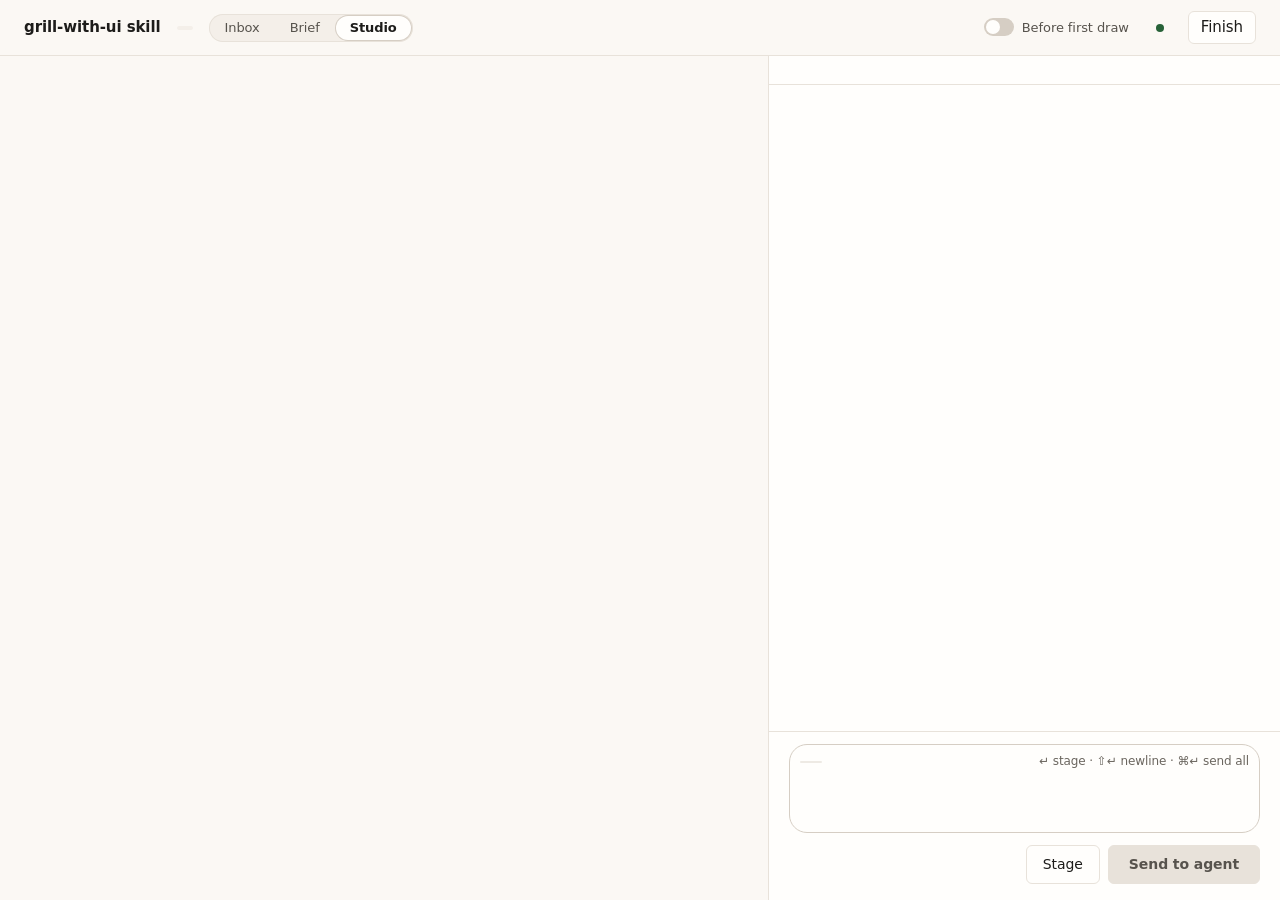
<file: design/mockups/studio.template.html>
<!doctype html>
<html lang="en">
<head>
<meta charset="utf-8" />
<meta name="viewport" content="width=device-width, initial-scale=1" />
<title>grill · Studio</title>
<link rel="stylesheet" href="../../skills/grilling-ui/page/tokens.css" />
<link rel="stylesheet" href="theme-studio.css" />
<style>
  /* Studio — visual-first conversation (spec §7 Studio row). Theme: theme-studio.css, tokens only; no network. */
  html, body { height: 100%; }
  body { display: grid; grid-template-rows: auto minmax(0, 1fr); height: 100vh; height: 100dvh; overflow: hidden; }

  /* ---------- header: material bar ---------- */
  .top {
    position: relative; z-index: var(--z-sticky);
    display: flex; align-items: center; gap: var(--sp-3) var(--sp-4); flex-wrap: wrap;
    min-height: 56px; padding: var(--sp-2) var(--sp-6);
    background: var(--material);
    -webkit-backdrop-filter: saturate(180%) blur(20px); backdrop-filter: saturate(180%) blur(20px);
    border-bottom: 1px solid var(--hairline);
    min-width: 0;
  }
  .top h1 { font-family: var(--font-ui); font-size: var(--t-body); font-weight: 600; letter-spacing: var(--track-ui); margin: 0; white-space: nowrap; }
  .top .doc { padding: 2px 8px; border-radius: var(--r-chip); background: var(--paper-2); white-space: nowrap; }
  /* segmented control */
  .switch { display: inline-flex; padding: 2px; gap: 2px; border-radius: var(--r-pill); background: var(--paper-2); box-shadow: inset 0 0 0 1px var(--hairline); }
  .switch a {
    padding: 2px 14px; border-radius: var(--r-pill);
    font-size: var(--t-footnote); line-height: 20px; color: var(--ink-2); text-decoration: none;
    transition: background-color var(--dur-hover) var(--ease-out), color var(--dur-hover) var(--ease-out);
  }
  @media (hover: hover) { .switch a:hover { color: var(--ink); text-decoration: none; } }
  .switch a[aria-current] { background: var(--surface); color: var(--ink); font-weight: 600; box-shadow: 0 0 0 1px var(--hairline-2); }
  .top .spacer { flex: 1; }
  /* switch: an Apple toggle, ink when on */
  .toggle { display: inline-flex; align-items: center; gap: var(--sp-2); font-size: var(--t-footnote); color: var(--ink-2); padding: 4px 10px 4px 6px; }
  .toggle .sw { width: 30px; height: 18px; border-radius: var(--r-pill); background: var(--hairline-2); position: relative; flex: none; transition: background-color var(--dur-hover) var(--ease-out); }
  .toggle .sw::after { content: ""; position: absolute; top: 2px; left: 2px; width: 14px; height: 14px; border-radius: 50%; background: var(--surface); box-shadow: 0 0 0 0.5px var(--hairline-2); transition: transform var(--dur-hover) var(--ease-out); }
  .toggle[aria-pressed="true"] { border-color: transparent; background: transparent; color: var(--ink); }
  .toggle[aria-pressed="true"] .sw { background: var(--pill); }
  .toggle[aria-pressed="true"] .sw::after { transform: translateX(12px); }
  .status { display: inline-flex; align-items: center; gap: var(--sp-2); font-size: var(--t-footnote); color: var(--ink-2); white-space: nowrap; }

  /* ---------- studio grid ---------- */
  .studio { display: grid; grid-template-columns: minmax(0, 3fr) minmax(380px, 2fr); min-height: 0; }

  /* ---------- visual pane: the product on the paper ---------- */
  .visual { display: grid; grid-template-rows: auto auto minmax(0, 1fr); min-height: 0; min-width: 0; background: var(--paper); }
  .vbar { display: flex; align-items: center; gap: var(--sp-2); flex-wrap: wrap; padding: var(--sp-4) var(--sp-6) var(--sp-3); font-size: var(--t-footnote); color: var(--ink-3); min-width: 0; }
  .vbar b { font-size: var(--t-body); color: var(--ink); font-weight: 600; }
  .vbar .linked { margin-left: auto; display: flex; align-items: center; gap: 6px; flex-wrap: wrap; }
  .vbar .linked .meta { font-size: var(--t-caption); margin-right: 2px; }
  .qchip {
    font-size: var(--t-caption); font-weight: 500; letter-spacing: 0; font-variant-numeric: tabular-nums;
    padding: 0 10px; line-height: 22px; border-radius: var(--r-pill);
    color: var(--ink-2); background: var(--surface); border: 1px solid var(--hairline);
  }
  @media (hover: hover) { .qchip:hover { color: var(--ink); background: var(--surface); border-color: var(--hairline-2); } }
  .qchip.on { border-color: var(--butter); color: var(--butter-ink); background: var(--butter); }
  .stale {
    display: flex; align-items: center; gap: var(--sp-3); margin: 0 var(--sp-6) var(--sp-3);
    padding: 8px 8px 8px 16px; background: var(--peach); border-radius: var(--r-tile);
    font-size: var(--t-footnote); color: var(--peach-ink);
  }
  .stale .msgtxt { flex: 1; min-width: 0; }
  .stale strong { font-weight: 600; }
  .stale button { font-size: var(--t-caption); padding: 4px 14px; flex: none; border-color: transparent; background: var(--surface); color: var(--ink); font-weight: 600; }
  .frame-wrap { padding: 0 var(--sp-6) var(--sp-6); min-height: 0; display: flex; }
  #visual-frame {
    flex: 1; width: 100%; min-height: 0;
    border: 1px solid var(--hairline); border-radius: var(--r-sheet);
    background: var(--surface); box-shadow: var(--shadow-product);
  }

  /* empty state: before the first draw */
  .empty { overflow-y: auto; padding: var(--sp-12) var(--sp-10); min-height: 0; }
  .empty .inner { max-width: 60ch; margin: 0 auto; }
  .empty h2 { font-size: var(--t-title1); line-height: 1.08; letter-spacing: var(--track-display); margin: 0 0 var(--sp-3); }
  .empty .lede { font-size: var(--t-lead); line-height: 1.5; color: var(--ink-2); margin: 0 0 var(--sp-8); }
  .agreed { list-style: none; margin: 0 0 var(--sp-8); padding: 0; border-top: 1px solid var(--hairline); }
  .agreed li { display: grid; grid-template-columns: 18px 36px minmax(0, 1fr); gap: var(--sp-2); padding: 10px 0; border-bottom: 1px solid var(--hairline); font-size: var(--t-body); line-height: 1.5; }
  .agreed li::before { content: "\2713"; color: var(--mint-ink); font-weight: 700; font-size: var(--t-footnote); padding-top: 1px; }
  .agreed .id { font-size: var(--t-caption); font-weight: 500; font-variant-numeric: tabular-nums; color: var(--ink-3); padding-top: 3px; }
  .agreed .t { font-weight: 600; }
  .agreed .arrow { color: var(--ink-3); margin: 0 var(--sp-1); }
  .agreed .a { color: var(--ink-2); }
  .cta { display: flex; align-items: center; gap: var(--sp-4); flex-wrap: wrap; }
  .cta button.primary { font-size: var(--t-body); padding: 10px 24px; }

  /* ---------- rail ---------- */
  .rail {
    display: grid; grid-template-rows: auto minmax(0, 1fr) auto; grid-template-columns: minmax(0, 1fr); min-height: 0; min-width: 0;
    background: var(--surface); border-left: 1px solid var(--hairline);
  }
  .rhead { padding: var(--sp-4) var(--sp-5) var(--sp-3); border-bottom: 1px solid var(--hairline); display: grid; gap: var(--sp-2); }
  .rhead .row { display: flex; align-items: baseline; gap: var(--sp-2); flex-wrap: wrap; font-size: var(--t-footnote); color: var(--ink-2); }
  .rhead h2 { font-size: 24px; letter-spacing: var(--track-display); margin: 0 var(--sp-2) 0 0; }
  .needs a { font-weight: 600; font-variant-numeric: tabular-nums; }
  .jump { display: flex; gap: 2px; flex-wrap: wrap; align-items: center; }
  .jump button {
    font-size: var(--t-caption); font-variant-numeric: tabular-nums; padding: 0; width: 26px; height: 26px; text-align: center;
    border-radius: 50%; color: var(--ink-2); border-color: transparent; background: transparent;
  }
  @media (hover: hover) { .jump button:hover { background: var(--paper-2); border-color: transparent; } }
  .jump button.cur { color: var(--on-ink); background: var(--pill); font-weight: 600; }
  .jump .lbl { font-size: var(--t-caption); color: var(--ink-3); margin-right: var(--sp-1); }

  .timeline { overflow-y: auto; min-height: 0; scroll-padding-top: 44px; }
  .round-h {
    position: sticky; top: 0; z-index: var(--z-raised);
    display: flex; justify-content: space-between; align-items: center; gap: var(--sp-2);
    margin: 0; padding: var(--sp-2) var(--sp-5);
    background: var(--material-hi);
    -webkit-backdrop-filter: saturate(180%) blur(16px); backdrop-filter: saturate(180%) blur(16px);
    border-bottom: 1px solid var(--hairline);
    font-family: var(--font-ui); font-size: var(--t-footnote); font-weight: 600; letter-spacing: var(--track-ui); line-height: 22px; color: var(--ink-2);
  }
  .round-h span + span { font-weight: 500; color: var(--ink-3); font-variant-numeric: tabular-nums; }
  .round-h.current { color: var(--ink); }
  .round-h .n-open { background: var(--butter); color: var(--butter-ink); font-weight: 600; font-size: var(--t-caption); padding: 0 8px; border-radius: var(--r-chip); line-height: 20px; }
  .round-body { padding: var(--sp-2) var(--sp-5) var(--sp-4); display: grid; grid-template-columns: minmax(0, 1fr); gap: 2px; }

  /* collapsed one-line card (answered / deferred) */
  .line {
    display: grid; grid-template-columns: 16px 34px auto minmax(0, 1fr); gap: var(--sp-2); align-items: baseline;
    padding: var(--sp-2); margin: 0 calc(-1 * var(--sp-2)); width: calc(100% + 2 * var(--sp-2));
    border: 0; border-radius: var(--r-row); background: transparent; font-size: var(--t-sub); text-align: left;
  }
  @media (hover: hover) { .line:hover { background: var(--paper); border: 0; } }
  .line:active { transform: none; background: var(--paper-2); }
  .line .ic { font-size: var(--t-caption); font-weight: 700; color: var(--mint-ink); }
  .line.deferred .ic { color: var(--ink-3); }
  .line .id { font-size: var(--t-caption); font-weight: 500; font-variant-numeric: tabular-nums; color: var(--ink-3); }
  .line .t { font-weight: 600; white-space: nowrap; }
  .line .a { color: var(--ink-2); white-space: nowrap; overflow: hidden; text-overflow: ellipsis; }
  .line .a .arrow { color: var(--ink-3); margin-right: var(--sp-1); }
  .line.staged .a { color: var(--peri-ink); }
  .line.linked .id { text-decoration: underline dotted var(--ochre); text-underline-offset: 3px; }

  /* full card */
  .card {
    border: 1px solid var(--hairline); border-radius: var(--r-card); background: var(--surface);
    padding: var(--sp-4) var(--sp-5); margin: var(--sp-2) 0; scroll-margin-top: 48px;
    transition: border-color var(--dur-hover) var(--ease-out);
  }
  @media (hover: hover) { .card:hover { border-color: var(--hairline-2); } }
  .card.selected { border-color: var(--blue); box-shadow: 0 0 0 1px var(--blue); }
  .card.flash { border-color: var(--butter-ink); box-shadow: 0 0 0 4px var(--butter); }
  .card .meta-row { display: flex; align-items: center; gap: var(--sp-2); font-size: var(--t-caption); color: var(--ink-3); flex-wrap: wrap; }
  .card .meta-row .id { font-weight: 500; font-variant-numeric: tabular-nums; }
  .invis { margin-left: auto; font-size: 11px; font-weight: 500; color: var(--ink-2); display: inline-flex; align-items: center; gap: 6px; padding: 0 8px; line-height: 20px; border-radius: var(--r-pill); border: 1px solid var(--hairline); }
  .card:hover .invis, .card.selected .invis { color: var(--butter-ink); background: var(--butter-wash); border-color: var(--butter); }
  .card h3 { font-size: var(--t-title3); line-height: 1.25; margin: var(--sp-2) 0 var(--sp-1); }
  .card .body { font-size: var(--t-sub); color: var(--ink-2); margin: 0 0 var(--sp-3); }
  .was { font-size: var(--t-footnote); color: var(--ink-2); margin: 0 0 var(--sp-3); }
  .was b { color: var(--ink); font-weight: 600; }
  .opts { display: grid; gap: 6px; margin: 0 0 var(--sp-3); }
  .card .opt { display: grid; grid-template-columns: 22px minmax(0, 1fr); gap: var(--sp-3); align-items: start; font-size: var(--t-sub); line-height: 1.45; padding: var(--sp-2) var(--sp-3); }
  .card .opt > span:last-child { padding-top: 1px; }
  .card .opt .tag { font-size: var(--t-caption); font-weight: 600; color: var(--peri-ink); margin-left: var(--sp-2); white-space: nowrap; }
  .card .opt.rec { border: 1px dashed var(--peri-ink); background: var(--peri-wash); }
  .card .opt.rec .k { border-style: dashed; border-color: var(--peri-ink); color: var(--peri-ink); }
  .card .opt.chosen { border-color: var(--mint-ink); background: var(--mint); }
  .card .opt.chosen .k { background: var(--mint-ink); border-color: var(--mint-ink); color: var(--surface); }
  /* .was-chosen: the "Was:" line above carries it; the option keeps its rec/staged look */
  .card .opt.staged { border: 1px solid var(--peri-ink); background: var(--peri); }
  .card .opt.staged .k { background: var(--peri-ink); border: 1px solid var(--peri-ink); color: var(--surface); }
  .why { font-size: var(--t-footnote); color: var(--ink-2); margin: 0 0 var(--sp-3); }
  .why b { color: var(--ink); font-weight: 600; }
  .staged-text { font-size: var(--t-sub); padding: 10px 14px; border-radius: var(--r-tile); margin: 0 0 var(--sp-3); background: var(--peri); color: var(--ink); }
  .staged-text .lbl { font-size: var(--t-caption); color: var(--peri-ink); font-weight: 600; display: block; margin-bottom: 2px; }
  .acts { display: flex; gap: var(--sp-1); flex-wrap: wrap; align-items: center; }
  .acts button { font-size: var(--t-footnote); padding: 4px 12px; }
  .acts button[data-act="accept"] { border-color: var(--ink); font-weight: 600; }
  .acts button[data-act="accept"].staged { border-color: var(--peri-ink); color: var(--peri-ink); }
  .acts .sep { flex: 1; }

  /* thread and visual feedback: message bubbles in the stream */
  .msg {
    display: block; justify-self: start; max-width: 92%; text-align: left;
    font-size: var(--t-sub); line-height: 1.45; color: var(--ink);
    padding: var(--sp-2) var(--sp-3); margin: 3px 0 3px var(--sp-4);
    border: 1px solid transparent; border-radius: 16px 16px 16px 6px; background: var(--paper-2);
  }
  @media (hover: hover) { .msg:hover { background: var(--stone); border-color: transparent; } }
  .msg:active { transform: none; }
  .msg.user { justify-self: end; margin: 3px 0 3px var(--sp-10); border-radius: 16px 16px 6px 16px; background: var(--surface); border-color: var(--hairline-2); }
  @media (hover: hover) { .msg.user:hover { background: var(--paper); border-color: var(--hairline-2); } }
  .msg .who { display: block; font-size: 11px; font-weight: 600; color: var(--ink-3); margin-bottom: 1px; }
  .msg .who .q { font-variant-numeric: tabular-nums; }
  .msg .who .w { color: var(--ink-2); }
  .msg.vis { background: var(--butter-wash); border-color: var(--butter); }
  @media (hover: hover) { .msg.vis:hover { background: var(--butter); border-color: var(--butter); } }
  .msg.vis .who .v { color: var(--butter-ink); }
  .msg.staged { background: var(--peri); border: 1px dashed var(--peri-ink); }
  @media (hover: hover) { .msg.staged:hover { background: var(--peri); border: 1px dashed var(--peri-ink); } }
  .msg.staged .who, .msg.staged .who .w { color: var(--peri-ink); }
  .msg .t { color: var(--ink); }

  /* ---------- composer ---------- */
  .composer { border-top: 1px solid var(--hairline); padding: var(--sp-3) var(--sp-5) var(--sp-4); display: grid; grid-template-columns: minmax(0, 1fr); gap: var(--sp-3); background: var(--surface); }
  .cbox { border: 1px solid var(--hairline-2); border-radius: var(--r-card); background: var(--surface); transition: border-color var(--dur-hover) var(--ease-out); }
  .cbox:focus-within { transition: none; border-color: var(--blue); box-shadow: 0 0 0 3px var(--blue-wash); }
  .cbox .row1 { display: flex; align-items: center; gap: var(--sp-2); padding: 8px 10px 0; }
  #chip {
    display: inline-flex; align-items: center; gap: 6px; flex: none;
    font-size: var(--t-caption); font-weight: 600; letter-spacing: 0; padding: 0 10px; line-height: 22px; border-radius: var(--r-pill);
    background: var(--stone); border: 1px solid transparent; color: var(--stone-ink); white-space: nowrap;
  }
  #chip .cyc { font-weight: 400; opacity: .8; }
  #chip.m-answer { background: var(--mint); color: var(--mint-ink); }
  #chip.m-visual { background: var(--butter); color: var(--butter-ink); }
  @media (hover: hover) { #chip:hover { border-color: currentColor; } }
  .cbox .hint { font-size: var(--t-caption); color: var(--ink-3); margin-left: auto; white-space: nowrap; overflow: hidden; text-overflow: ellipsis; }
  #composer-in { border: 0; background: transparent; min-height: 48px; max-height: 160px; resize: none; padding: 6px 12px 12px; display: block; box-shadow: none; }
  #composer-in:focus, #composer-in:focus-visible { outline: none; box-shadow: none; }
  .sendrow { display: flex; align-items: center; gap: var(--sp-2); }
  .sendrow .staged-list { flex: 1; min-width: 0; font-size: var(--t-footnote); color: var(--ink-2); white-space: nowrap; overflow: hidden; text-overflow: ellipsis; }
  .sendrow .staged-list b { color: var(--peri-ink); font-weight: 600; }
  .sendrow button { font-size: var(--t-sub); padding: 8px 16px; white-space: nowrap; }
  .sendrow button.primary { padding: 8px 20px; }

  .toast { bottom: var(--sp-6); }

  /* ---------- < 760 px: visual above rail, page scrolls ---------- */
  @media (max-width: 759px) {
    html, body { height: auto; }
    body { display: block; height: auto; overflow: visible; }
    .top { gap: var(--sp-2) var(--sp-3); padding: var(--sp-2) var(--sp-4); }
    .top .doc { display: none; }
    .top .spacer { display: none; }
    .status { order: 5; }
    .studio { display: block; }
    section.visual { height: 60vh; }
    .vbar { padding: var(--sp-3) var(--sp-4) var(--sp-2); }
    .vbar .linked { margin-left: 0; }
    .stale { margin: 0 var(--sp-4) var(--sp-2); }
    .frame-wrap { padding: 0 var(--sp-4) var(--sp-4); }
    #visual-frame { border-radius: var(--r-card); }
    .empty { padding: var(--sp-6) var(--sp-4); }
    .empty h2 { font-size: 30px; }
    .empty .lede { font-size: var(--t-callout); }
    .rail { display: block; border-left: 0; border-top: 1px solid var(--hairline); }
    .rhead { padding: var(--sp-4); }
    .timeline { overflow: visible; }
    .round-body { padding: var(--sp-2) var(--sp-4) var(--sp-4); }
    .round-h { padding: var(--sp-2) var(--sp-4); }
    .line { grid-template-columns: 16px 32px minmax(0, 1fr); }
    .line .a { grid-column: 3; }
    .line .t { white-space: normal; }
    .card { padding: var(--sp-4); }
    .card, .line, .msg { scroll-margin-bottom: 180px; scroll-margin-top: 48px; }
    .composer { position: sticky; bottom: 0; z-index: var(--z-sticky); padding: var(--sp-2) var(--sp-4) calc(var(--sp-3) + env(safe-area-inset-bottom)); background: var(--material-hi); -webkit-backdrop-filter: saturate(180%) blur(20px); backdrop-filter: saturate(180%) blur(20px); }
    .cbox .hint { display: none; }
    .toast { bottom: 150px; }
  }
</style>
</head>
<body>
<header class="top">
  <h1>grill-with-ui skill</h1>
  <span class="doc path" id="doc-path"></span>
  <nav class="switch" aria-label="Layout">
    <a href="inbox.html">Inbox</a><a href="brief.html">Brief</a><a href="studio.html" aria-current="page">Studio</a>
  </nav>
  <span class="spacer"></span>
  <button type="button" class="toggle ghost" id="first-draw" aria-pressed="false" title="Preview the state before any visual has been drawn"><span class="sw" aria-hidden="true"></span>Before first draw</button>
  <span class="status" role="status"><span class="dot" id="agent-dot"></span><span id="agent-status"></span></span>
  <button type="button" id="finish">Finish</button>
</header>

<div class="studio">
  <section class="visual" id="visual" aria-label="Visual"></section>

  <section class="rail" aria-label="Conversation">
    <div class="rhead" id="rhead"></div>
    <div class="timeline" id="timeline"></div>
    <div class="composer">
      <div class="cbox">
        <div class="row1">
          <button type="button" id="chip" title="Change where this message goes (click to cycle)"></button>
          <span class="hint">↵ stage · ⇧↵ newline · ⌘↵ send all</span>
        </div>
        <label for="composer-in" class="sr">Message</label>
        <textarea id="composer-in" rows="2"></textarea>
      </div>
      <div class="sendrow">
        <span class="staged-list" id="staged-list"></span>
        <button type="button" id="stage-btn">Stage</button>
        <button type="button" class="primary" id="send" disabled>Send to agent</button>
      </div>
    </div>
  </section>
</div>
<div class="toast" id="toast" role="status" aria-live="polite"></div>

<script>
/*__DATA__*/
</script>
<script>
(() => {
  "use strict";
  const S = SESSION;
  const Q = S.questions;
  const byId = Object.fromEntries(Q.map((q) => [q.id, q]));
  const $ = (id) => document.getElementById(id);
  const esc = (s) => String(s == null ? "" : s).replace(/[&<>"']/g, (c) => ({ "&": "&amp;", "<": "&lt;", ">": "&gt;", '"': "&quot;", "'": "&#39;" }[c]));
  const QID = /^q\d+$/;
  const up = (id) => id.toUpperCase();
  const hhmm = (iso) => new Date(iso).toISOString().slice(11, 16);

  // Which questions have a region in the visual (data-q in the drawn HTML).
  const LINKED = [...new Set([...VISUAL_HTML.matchAll(/data-q="(q\d+)"/g)].map((m) => m[1]))]
    .sort((a, b) => +a.slice(1) - +b.slice(1));

  // ---------- state ----------
  const staged = {};            // qid -> { answer?, thread?: [text], defer?, reopen? } ; "visual" -> { thread: [...] }
  let selected = null;          // qid
  let mode = "thread";          // thread | answer | visual
  let firstDraw = false;        // "before first draw" preview
  let expanded = new Set();     // answered/deferred ids shown as full cards
  let clock = Date.parse(S.agent.since);
  const now = () => new Date((clock += 60000)).toISOString();

  // ---------- time model: round starts ----------
  const rounds = [...new Set(Q.map((q) => q.round))].sort((a, b) => a - b);
  const maxR = rounds[rounds.length - 1];
  const t0 = Date.parse(S.created), t1 = Date.parse(S.agent.since);
  const roundStart = {};
  for (const r of rounds) {
    const interp = t0 + (t1 - t0) * (r - 1) / Math.max(1, maxR - 1);
    const firsts = Q.filter((q) => q.round === r && q.status === "answered").flatMap((q) => q.thread.map((m) => Date.parse(m.at)));
    roundStart[r] = Math.min(interp, firsts.length ? Math.min(...firsts) - 60000 : Infinity);
  }
  const roundAt = (t) => rounds.filter((r) => roundStart[r] <= t).pop() || rounds[0];

  // ---------- helpers ----------
  const optText = (q, k) => (q.options.find((o) => o.k === k) || {}).text || "";
  const short = (t, n = 96) => { const s = String(t).split(/(?<=\.)\s/)[0].replace(/\.$/, ""); return s.length > n ? s.slice(0, n - 1) + "…" : s; };
  function answerLine(q, a) {
    a = a || q.answer;
    if (!a) return "";
    if (a.kind === "text") return a.text;
    return `${a.option} · ${short(optText(q, a.option))}`;
  }
  const isOpen = (q) => q.status === "open" || q.status === "reopened";
  const stagedCount = () => Object.values(staged).reduce((n, s) => n + (s.answer ? 1 : 0) + (s.defer ? 1 : 0) + (s.reopen ? 1 : 0) + (s.thread ? s.thread.length : 0), 0);
  function stageFor(id) { return (staged[id] = staged[id] || {}); }
  function clean(id) { const s = staged[id]; if (s && !s.answer && !s.defer && !s.reopen && !(s.thread && s.thread.length)) delete staged[id]; }

  // ---------- linkage (parent side of the Task 20 protocol) ----------
  let frame = null;
  function highlight(ids) {
    if (!frame || !frame.contentWindow) return;
    frame.contentWindow.postMessage({ highlight: ids.filter((x) => QID.test(x)) }, "*");
    document.querySelectorAll(".qchip").forEach((c) => c.classList.toggle("on", ids.includes(c.dataset.q)));
  }
  const rest = () => highlight(selected && LINKED.includes(selected) ? [selected] : []);
  addEventListener("message", (e) => {
    if (!frame || e.source !== frame.contentWindow || !e.data || typeof e.data !== "object") return;
    if (typeof e.data.clicked === "string" && QID.test(e.data.clicked) && byId[e.data.clicked]) select(e.data.clicked, { scroll: true, flash: true });
    else if (e.data.key === "send") send();
    else if (e.data.key === "escape") { frame.blur(); document.body.focus(); }
  });

  // ---------- header ----------
  $("doc-path").textContent = "→ " + S.doc;
  function setStatus(working) {
    $("agent-dot").classList.toggle("working", working);
    $("agent-status").textContent = working ? "Agent working on your send…" : `Agent waiting for you · since ${hhmm(S.agent.since)}`;
  }
  setStatus(false);
  $("first-draw").onclick = () => { firstDraw = !firstDraw; $("first-draw").setAttribute("aria-pressed", String(firstDraw)); if (firstDraw && mode === "visual") mode = selected ? "thread" : "visual"; renderVisual(); renderComposer(); };
  $("finish").onclick = () => toast(`Finish would write ${S.doc} (${Q.filter(isOpen).length} questions still open)`);

  // ---------- visual pane ----------
  function renderVisual() {
    const v = S.visual;
    const pane = $("visual");
    if (firstDraw) {
      frame = null;
      const agreed = Q.filter((q) => q.status === "answered");
      pane.innerHTML = `
        <div class="vbar"><b>Visual</b><span>Not drawn yet</span></div><div></div>
        <div class="empty"><div class="inner">
          <h2>Agreed so far</h2>
          <p class="lede">${agreed.length} decisions across ${new Set(agreed.map((q) => q.round)).size} rounds. Visualize turns them into a prototype you can point at; each region links back to the question that decided it.</p>
          <ul class="agreed">${agreed.map((q) => `<li><span class="id">${up(q.id)}</span><span><span class="t">${esc(q.title)}</span><span class="arrow">→</span><span class="a">${esc(answerLine(q))}</span></span></li>`).join("")}</ul>
          <div class="cta"><button type="button" class="primary" id="visualize">Visualize</button><span class="meta">Sends immediately; the agent draws while you keep answering.</span></div>
        </div></div>`;
      $("visualize").onclick = () => { toast("Visualize sent · the agent will draw v1"); firstDraw = false; $("first-draw").setAttribute("aria-pressed", "false"); renderVisual(); renderComposer(); };
      return;
    }
    pane.innerHTML = `
      <div class="vbar">
        <b>Visual</b><span>${esc(v.kind.replace(/^./, (c) => c.toUpperCase()))} v${v.version} · drawn ${hhmm(v.at)}</span>
        <span class="linked" aria-label="Questions linked to regions"><span class="meta">Linked</span>${LINKED.map((id) => `<button type="button" class="qchip" data-q="${id}" title="${esc(byId[id] ? byId[id].title : id)}">${up(id)}</button>`).join("")}</span>
      </div>
      ${v.stale ? `<div class="stale" role="note"><span class="msgtxt"><strong>Out of date.</strong> ${esc(v.note.replace(/^v\d+:\s*/, "").replace(/;\s*stale since/, " · stale since"))}.</span><button type="button" id="redraw">Visualize</button></div>` : "<div></div>"}
      <div class="frame-wrap"><iframe id="visual-frame" title="Visual prototype v${v.version}" sandbox="allow-scripts"></iframe></div>`;
    frame = $("visual-frame");
    frame.srcdoc = VISUAL_HTML;
    frame.addEventListener("load", rest);
    pane.querySelectorAll(".qchip").forEach((c) => {
      c.onmouseenter = () => highlight([c.dataset.q]);
      c.onmouseleave = rest;
      c.onclick = () => select(c.dataset.q, { scroll: true, flash: true });
    });
    const rd = $("redraw"); if (rd) rd.onclick = () => toast("Visualize sent · the agent will redraw v4");
  }

  // ---------- rail head ----------
  function renderHead() {
    const cur = Q.filter((q) => q.round === maxR);
    const open = cur.filter((q) => q.status === "open").length;
    const reop = Q.filter((q) => q.status === "reopened");
    $("rhead").innerHTML = `
      <div class="row"><h2>Conversation</h2>
        <span>Round ${maxR} · ${open} open</span>
        ${reop.length ? `<span class="needs">· reopened ${reop.map((q) => `<a href="#${q.id}" data-go="${q.id}">${up(q.id)}</a>`).join(" ")}</span>` : ""}
      </div>
      <div class="jump" role="navigation" aria-label="Jump to round"><span class="lbl">Round</span>${rounds.map((r) => `<button type="button" data-r="${r}" class="${r === maxR ? "cur" : ""}" aria-label="Jump to round ${r}">${r}</button>`).join("")}</div>`;
    $("rhead").querySelectorAll("[data-go]").forEach((a) => a.onclick = (e) => { e.preventDefault(); select(a.dataset.go, { scroll: true, flash: true }); });
    $("rhead").querySelectorAll("[data-r]").forEach((b) => b.onclick = () => jumpRound(+b.dataset.r));
  }
  function jumpRound(r) {
    const sec = document.querySelector(`[data-round="${r}"]`);
    if (!sec) return;
    const tl = $("timeline");
    if (getComputedStyle(tl).overflowY === "auto") tl.scrollTo({ top: sec.offsetTop - tl.offsetTop, behavior: "smooth" });
    else sec.scrollIntoView({ behavior: "smooth", block: "start" });
  }

  // ---------- timeline ----------
  function items() {
    const out = [];
    for (const q of Q) {
      out.push({ kind: "q", ord: 0, at: roundStart[q.round], round: q.round, q });
      for (const m of q.thread) out.push({ kind: "msg", ord: 1, at: Date.parse(m.at), round: q.round, q, m });
      const st = staged[q.id];
      if (st && st.thread) st.thread.forEach((t, i) => out.push({ kind: "msg", ord: 2, at: Infinity, round: q.round, q, m: { who: "user", text: t }, staged: true, idx: i }));
    }
    for (const m of (S.visual.thread || [])) out.push({ kind: "vis", ord: 1, at: Date.parse(m.at), round: roundAt(Date.parse(m.at)), m });
    const sv = staged.visual;
    if (sv && sv.thread) sv.thread.forEach((t, i) => out.push({ kind: "vis", ord: 2, at: Infinity, round: maxR, m: { who: "user", text: t }, staged: true, idx: i }));
    return out.sort((a, b) => a.round - b.round || a.at - b.at || a.ord - b.ord);
  }

  function renderCard(q) {
    const st = staged[q.id] || {};
    const full = isOpen(q) || expanded.has(q.id) || q.id === selected;
    const linked = LINKED.includes(q.id);
    if (!full) {
      const deferred = q.status === "deferred";
      const sa = st.answer ? answerLine(q, st.answer) : "";
      return `<button type="button" class="line ${deferred ? "deferred" : ""} ${sa || st.reopen ? "staged" : ""} ${linked ? "linked" : ""}" id="${q.id}" data-q="${q.id}"
          aria-label="${up(q.id)} ${esc(q.title)}: ${deferred ? "deferred" : esc(answerLine(q))}">
        <span class="ic" aria-hidden="true">${deferred ? "–" : "✓"}</span><span class="id">${up(q.id)}</span><span class="t">${esc(q.title)}</span>
        <span class="a"><span class="arrow">→</span>${st.reopen ? "reopen staged" : sa ? "staged: " + esc(sa) : deferred ? "deferred" : esc(answerLine(q))}</span>
      </button>`;
    }
    const answered = q.status === "answered";
    const was = q.status === "reopened" && q.answer ? q.answer.option : null;
    const opts = q.options.map((o) => {
      const rec = q.rec && q.rec.option === o.k;
      const chosen = answered && q.answer && q.answer.option === o.k;
      const isStaged = st.answer && st.answer.option === o.k;
      const cls = ["opt", rec && !chosen ? "rec" : "", chosen ? "chosen" : "", was === o.k ? "was-chosen" : "", isStaged ? "staged" : ""].join(" ");
      return `<button type="button" class="${cls}" data-opt="${o.k}" aria-pressed="${isStaged ? "true" : "false"}"><span class="k">${o.k}</span><span>${esc(o.text)}${rec ? `<span class="tag">Recommended</span>` : ""}${isStaged ? `<span class="tag">Staged</span>` : ""}</span></button>`;
    }).join("");
    const badge = st.answer || st.defer || st.reopen ? `<span class="chip staged">${st.defer ? "Defer staged" : st.reopen ? "Reopen staged" : "Staged"}</span>` : `<span class="chip ${q.status}">${q.status[0].toUpperCase() + q.status.slice(1)}</span>`;
    const stagedText = st.answer && st.answer.kind === "text" ? `<div class="staged-text"><span class="lbl">Your answer · staged</span>${esc(st.answer.text)}</div>` : "";
    const answeredLine = answered && q.answer ? `<p class="was">Decided: <b>${esc(answerLine(q))}</b>${q.answer.kind === "accept" ? " (accepted the recommendation)" : ""}</p>` : "";
    const wasLine = q.status === "reopened" && q.answer ? `<p class="was">Was: <b>${esc(answerLine(q))}</b></p>` : "";
    const acts = answered
      ? `<button type="button" class="ghost" data-act="thread">Reply</button><button type="button" class="ghost" data-act="reopen">${st.reopen ? "Unstage reopen" : "Reopen"}</button><span class="sep"></span><button type="button" class="ghost" data-act="collapse">Collapse</button>`
      : q.status === "deferred"
        ? `<button type="button" class="ghost" data-act="reopen">${st.reopen ? "Unstage reopen" : "Reopen"}</button><span class="sep"></span><button type="button" class="ghost" data-act="collapse">Collapse</button>`
        : `<button type="button" data-act="accept"${st.answer && st.answer.kind === "accept" ? ' class="staged"' : ""}>Accept ${q.rec.option}</button>
           <button type="button" class="ghost" data-act="answer">Answer in words</button>
           <button type="button" class="ghost" data-act="thread">Reply</button>
           <span class="sep"></span>
           ${st.answer || st.defer ? `<button type="button" class="ghost" data-act="unstage">Unstage</button>` : `<button type="button" class="ghost" data-act="defer">Defer</button>`}`;
    return `<article class="card ${q.id === selected ? "selected" : ""}" id="${q.id}" data-q="${q.id}" tabindex="-1" aria-labelledby="h-${q.id}">
      <div class="meta-row"><span class="id">${up(q.id)}</span>${badge}${q.updated ? `<span class="chip updated">Rec updated</span>` : ""}${q.deps.length ? `<span>after ${q.deps.map(up).join(", ")}</span>` : "<span>root</span>"}${linked ? `<span class="invis vismark" title="Hover to see it outlined in the visual">In visual</span>` : ""}</div>
      <h3 id="h-${q.id}">${esc(q.title)}</h3>
      <p class="body">${esc(q.body)}</p>
      ${wasLine}${answered ? "" : `<div class="opts">${opts}</div><p class="why"><b>Why ${q.rec.option}.</b> ${esc(q.rec.why)}</p>`}
      ${answeredLine}${stagedText}
      <div class="acts">${acts}</div>
    </article>`;
  }

  function renderMsg(it) {
    if (it.kind === "vis") {
      return `<button type="button" class="msg vis ${it.m.who} ${it.staged ? "staged" : ""}" data-vis="1" ${it.staged ? `data-unstage-vis="${it.idx}"` : ""}>
        <span class="who"><span class="v">Visual</span> · <span class="w">${it.m.who === "user" ? "you" : "agent"}</span>${it.staged ? " · staged" : " · " + hhmm(it.m.at)}</span><span class="t">${esc(it.m.text)}</span></button>`;
    }
    return `<button type="button" class="msg ${it.m.who} ${it.staged ? "staged" : ""}" data-q="${it.q.id}" data-msg="1">
      <span class="who"><span class="q">${up(it.q.id)}</span> · <span class="w">${it.m.who === "user" ? "you" : "agent"}</span>${it.staged ? " · staged" : " · " + hhmm(it.m.at)}</span><span class="t">${esc(it.m.text)}</span></button>`;
  }

  function renderTimeline(opts = {}) {
    const tl = $("timeline");
    const keep = tl.scrollTop;
    const groups = new Map();
    for (const it of items()) { if (!groups.has(it.round)) groups.set(it.round, []); groups.get(it.round).push(it); }
    let html = "";
    for (const [r, list] of groups) {
      const qs = list.filter((i) => i.kind === "q").map((i) => i.q);
      const open = qs.filter(isOpen).length;
      const summary = open ? `${open} open` : `${qs.length} decided`;
      html += `<section data-round="${r}" aria-label="Round ${r}"><h3 class="round-h ${r === maxR ? "current" : ""}"><span>Round ${r}${r === maxR ? " · current" : ""}</span><span class="${open ? "n-open" : "n-done"}">${summary}</span></h3><div class="round-body">`;
      for (const it of list) html += it.kind === "q" ? renderCard(it.q) : renderMsg(it);
      html += `</div></section>`;
    }
    tl.innerHTML = html;
    if (!opts.reset) tl.scrollTop = keep;
    wireTimeline(tl);
  }

  function wireTimeline(tl) {
    tl.querySelectorAll("[data-q]").forEach((el) => {
      const id = el.dataset.q;
      el.addEventListener("mouseenter", () => highlight([id]));
      el.addEventListener("mouseleave", rest);
    });
    tl.querySelectorAll(".line").forEach((el) => el.onclick = () => { expanded.add(el.dataset.q); select(el.dataset.q, { scroll: true }); });
    tl.querySelectorAll(".msg[data-msg]").forEach((el) => el.onclick = () => select(el.dataset.q));
    tl.querySelectorAll(".msg[data-vis]").forEach((el) => el.onclick = () => { if (el.dataset.unstageVis != null) return; mode = "visual"; renderComposer(); $("composer-in").focus(); });
    tl.querySelectorAll(".card").forEach((card) => {
      const id = card.dataset.q;
      card.addEventListener("click", (e) => {
        if (e.target.closest("button")) return;
        if (selected !== id) select(id);
      });
      card.querySelectorAll("[data-opt]").forEach((b) => b.onclick = () => {
        const s = stageFor(id);
        if (s.answer && s.answer.option === b.dataset.opt) delete s.answer; else { s.answer = { kind: "option", option: b.dataset.opt }; delete s.defer; }
        clean(id); selected = id; setChip(id); renderAll();
      });
      card.querySelectorAll("[data-act]").forEach((b) => b.onclick = () => act(id, b.dataset.act));
    });
  }

  function act(id, a) {
    const q = byId[id];
    const s = stageFor(id);
    if (a === "accept") { if (s.answer && s.answer.kind === "accept") delete s.answer; else { s.answer = { kind: "accept", option: q.rec.option }; delete s.defer; } }
    else if (a === "defer") { s.defer = true; delete s.answer; }
    else if (a === "unstage") { delete s.answer; delete s.defer; }
    else if (a === "reopen") { s.reopen = !s.reopen; }
    else if (a === "collapse") { expanded.delete(id); if (selected === id) selected = null; clean(id); rest(); renderAll(); return; }
    else if (a === "thread" || a === "answer") { clean(id); selected = id; mode = a; renderAll(); $("composer-in").focus(); return; }
    clean(id); selected = id; renderAll();
  }

  function select(id, o = {}) {
    if (!byId[id]) return;
    selected = id;
    if (!isOpen(byId[id])) expanded.add(id);
    setChip(id);
    renderAll();
    const el = $(id);
    if (el && o.scroll) el.scrollIntoView({ behavior: "smooth", block: "center" });
    if (el && o.flash) { el.classList.add("flash"); setTimeout(() => el.classList.remove("flash"), 1100); }
  }

  // ---------- composer ----------
  function setChip(id) { if (mode === "visual" || !mode) mode = "thread"; if (byId[id] && byId[id].status !== "open" && byId[id].status !== "reopened" && mode === "answer") mode = "thread"; }
  const MODES = ["thread", "answer", "visual"];
  $("chip").onclick = () => {
    if (!selected) { mode = "visual"; toast("Click a question card to target it"); renderComposer(); return; }
    mode = MODES[(MODES.indexOf(mode) + 1) % MODES.length];
    renderComposer(); $("composer-in").focus();
  };
  function renderComposer() {
    if (!selected) mode = "visual";
    const chip = $("chip");
    const label = mode === "visual" ? "visual" : `@${selected} ${mode}`;
    chip.className = "m-" + mode;
    chip.innerHTML = `${esc(label)}<span class="cyc" aria-hidden="true">⇄</span>`;
    chip.setAttribute("aria-label", `Target: ${label}. Click to change.`);
    const q = byId[selected];
    const ph = mode === "visual"
      ? (firstDraw ? "Anything the first draw should show…" : "Feedback on the visual: what should change in the next draw…")
      : mode === "answer"
        ? `Answer ${up(selected)} in your own words (replaces picking an option)…`
        : `Ask about or push back on ${up(selected)} · ${q.title}…`;
    $("composer-in").placeholder = ph;
    $("stage-btn").textContent = mode === "answer" ? "Stage answer" : "Stage";
  }
  function stageComposer() {
    const ta = $("composer-in");
    const t = ta.value.trim();
    if (!t) { ta.focus(); return; }
    if (mode === "visual") (stageFor("visual").thread = stageFor("visual").thread || []).push(t);
    else if (mode === "answer") { const s = stageFor(selected); s.answer = { kind: "text", text: t }; delete s.defer; }
    else (stageFor(selected).thread = stageFor(selected).thread || []).push(t);
    ta.value = "";
    renderAll();
    const tl = $("timeline");
    const target = mode === "visual" ? tl.querySelector(".msg.vis.staged:last-of-type") : $(selected);
    if (mode !== "visual" && mode !== "answer") { const all = tl.querySelectorAll(`.msg.staged[data-q="${selected}"]`); const last = all[all.length - 1]; if (last) last.scrollIntoView({ block: "nearest", behavior: "smooth" }); }
    else if (target) target.scrollIntoView({ block: "nearest", behavior: "smooth" });
  }
  $("stage-btn").onclick = stageComposer;
  $("composer-in").addEventListener("keydown", (e) => {
    if (e.isComposing) return;
    if (e.key === "Enter" && !e.shiftKey && !e.metaKey && !e.ctrlKey) { e.preventDefault(); stageComposer(); }
  });

  function renderFooter() {
    const n = stagedCount();
    const parts = Object.entries(staged).map(([id, s]) => {
      if (id === "visual") return `visual +${s.thread.length}`;
      const bits = [];
      if (s.answer) bits.push(s.answer.kind === "text" ? "text" : "→ " + s.answer.option);
      if (s.defer) bits.push("defer");
      if (s.reopen) bits.push("reopen");
      if (s.thread && s.thread.length) bits.push(`+${s.thread.length} msg`);
      return `${up(id)} ${bits.join(" ")}`;
    });
    $("staged-list").innerHTML = n ? `<b>${n} staged</b> · ${esc(parts.join(" · "))}` : "Nothing staged yet";
    $("send").disabled = n === 0;
    $("send").textContent = n ? `Send ${n} to agent` : "Send to agent";
  }

  function send() {
    const n = stagedCount();
    if (!n) return;
    for (const [id, s] of Object.entries(staged)) {
      if (id === "visual") { for (const t of s.thread) S.visual.thread.push({ who: "user", text: t, at: now() }); continue; }
      const q = byId[id];
      for (const t of (s.thread || [])) q.thread.push({ who: "user", text: t, at: now() });
      if (s.answer) { q.answer = s.answer; q.status = "answered"; expanded.delete(id); }
      if (s.defer) q.status = "deferred";
      if (s.reopen) q.status = "reopened";
      delete staged[id];
    }
    if (selected && !isOpen(byId[selected])) selected = null;
    setStatus(true);
    toast(`Sent ${n} action${n > 1 ? "s" : ""} as one event`);
    renderAll();
    setTimeout(() => setStatus(false), 2600);
  }
  $("send").onclick = send;

  let toastT;
  function toast(t) { const el = $("toast"); el.textContent = t; el.classList.add("show"); clearTimeout(toastT); toastT = setTimeout(() => el.classList.remove("show"), 2200); }

  // ---------- keyboard (subset of spec §7) ----------
  document.addEventListener("keydown", (e) => {
    if (e.isComposing) return;
    if ((e.metaKey || e.ctrlKey) && e.key === "Enter") { e.preventDefault(); send(); return; }
    const inField = e.target.closest && e.target.closest("input, textarea, [contenteditable]");
    if (e.key === "Escape") { if (inField) e.target.blur(); return; }
    if (inField || e.ctrlKey || e.altKey || e.metaKey) return;
    const q = byId[selected];
    const openIds = Q.filter(isOpen).map((x) => x.id);
    if (e.key === "j" || e.key === "k") {
      const i = openIds.indexOf(selected);
      const next = e.key === "j" ? openIds[i + 1] || openIds[0] : openIds[i - 1] || openIds[openIds.length - 1];
      if (next) { e.preventDefault(); select(next, { scroll: true }); }
    } else if (e.key === "r" && q) { e.preventDefault(); mode = "thread"; renderComposer(); $("composer-in").focus(); }
    else if (e.key === "f" && q && isOpen(q)) { e.preventDefault(); mode = "answer"; renderComposer(); $("composer-in").focus(); }
    else if (e.key === "a" && q && isOpen(q)) act(q.id, "accept");
    else if (/^[1-4]$/.test(e.key) && q && isOpen(q)) { const o = q.options[+e.key - 1]; if (o) { const b = document.querySelector(`#${q.id} [data-opt="${o.k}"]`); if (b) b.click(); } }
  });

  function renderAll(opts) { renderHead(); renderTimeline(opts); renderComposer(); renderFooter(); rest(); }

  renderVisual();
  renderAll({ reset: true });
  // Land on the current round.
  requestAnimationFrame(() => {
    const tl = $("timeline"), sec = document.querySelector(`[data-round="${maxR}"]`);
    if (sec && getComputedStyle(tl).overflowY === "auto") tl.scrollTop = sec.offsetTop - tl.offsetTop;
  });
})();
</script>
</body>
</html>
</file>
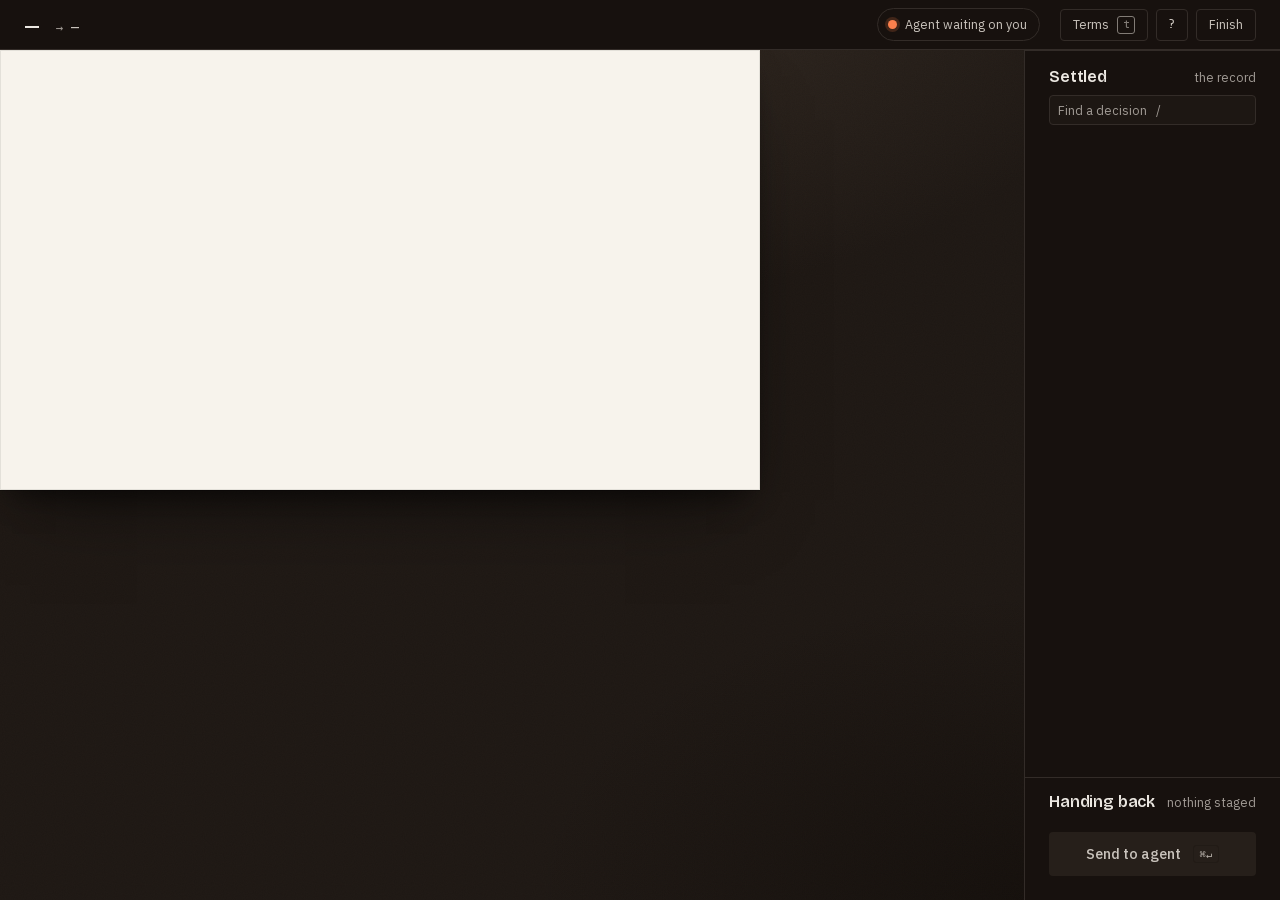
<file: design/directions/d1/direction.template.html>
<!doctype html>
<html lang="en">
<head>
<meta charset="utf-8">
<meta name="viewport" content="width=device-width, initial-scale=1">
<title>The Crit Wall · grill-with-ui</title>
<style>
/* Hallmark · pre-emit critique: P5 H4 E4 S5 R4 V5
 * Hallmark · route: custom (bespoke) · structure: crit wall — one pinned print is the stage, a margin ledger is the record, a handback slip is the exit
 * idea: "questions are pins on the work, decisions are stamps on it, my unsent marks are the only colour in the room"
 * wall: oklch(21% 0.012 55) · print: oklch(96.5% 0.010 80) · accent: oklch(73% 0.165 42) grease-pencil orange
 * display: Bricolage Grotesque · body: IBM Plex Sans · outlier: JetBrains Mono (machine text: keys, paths, stamps)
 * axes: dark / geometric-sans / warm · nav: none (tool masthead) · footer: none (handback slip) · studied: no
 */
@font-face{font-family:'Bricolage Grotesque';font-style:normal;font-weight:200 800;font-stretch:75% 100%;font-display:swap;src:url([data-uri]) format('woff2')}
@font-face{font-family:'IBM Plex Sans';font-style:normal;font-weight:100 700;font-display:swap;src:url([data-uri]) format('woff2')}
@font-face{font-family:'JetBrains Mono';font-style:normal;font-weight:100 800;font-display:swap;src:url([data-uri]) format('woff2')}

:root {
  --font-display: 'Bricolage Grotesque', 'Helvetica Neue', Arial, sans-serif;
  --font-body: 'IBM Plex Sans', 'Segoe UI', Arial, sans-serif;
  --font-mono: 'JetBrains Mono', ui-monospace, Menlo, monospace;

  --wall: oklch(21% 0.012 55);
  --wall-2: oklch(24.5% 0.014 55);
  --wall-3: oklch(29% 0.015 55);
  --wall-deep: oklch(18.5% 0.012 55);
  --rule: oklch(36% 0.014 55);
  --rule-2: oklch(30% 0.012 55);
  --ink: oklch(93% 0.010 80);
  --ink-2: oklch(82% 0.012 76);
  --muted: oklch(69% 0.012 70);

  --paper: oklch(96.5% 0.010 80);
  --paper-2: oklch(92.5% 0.013 80);
  --paper-3: oklch(88% 0.014 78);
  --paper-ink: oklch(21% 0.012 60);
  --paper-ink-2: oklch(36% 0.012 60);
  --paper-muted: oklch(45% 0.012 60);
  --paper-rule: oklch(83% 0.012 76);

  --accent: oklch(73% 0.165 42);
  --accent-2: oklch(79% 0.14 45);
  --accent-deep: oklch(56% 0.17 36);
  --accent-ink: oklch(21% 0.012 60);
  --stamp: oklch(46% 0.11 30);
  --stamp-soft: oklch(46% 0.11 30 / 0.12);
  --focus: oklch(84% 0.15 78);
  --accent-wash: oklch(73% 0.165 42 / 0.16);
  --accent-wash-2: oklch(73% 0.165 42 / 0.28);
  --accent-halo: oklch(73% 0.165 42 / 0.18);
  --paper-veil: oklch(96.5% 0.01 80 / 0.9);
  --paper-veil-2: oklch(96% 0.01 80 / 0.5);
  --ink-veil: oklch(21% 0.012 60 / 0.35);
  --ink-veil-2: oklch(21% 0.012 60 / 0.5);
  --ink-halo: oklch(93% 0.01 80 / 0.15);
  --stamp-hatch: oklch(46% 0.11 30 / 0.07);
  --light-top: oklch(33% 0.022 62 / 0.75);
  --light-low: oklch(16% 0.01 55 / 0.7);

  --space-3xs: 2px; --space-2xs: 4px; --space-xs: 8px; --space-sm: 12px; --space-md: 16px;
  --space-lg: 24px; --space-xl: 40px; --space-2xl: 64px;

  --text-xs: 11px; --text-sm: 12.5px; --text-base: 14px; --text-md: 16px; --text-lg: 20px; --text-xl: 25px;

  --ease-out: cubic-bezier(0.16, 1, 0.3, 1);
  --ease-in: cubic-bezier(0.7, 0, 0.84, 0);
  --ease-in-out: cubic-bezier(0.65, 0, 0.35, 1);
  --dur-micro: 120ms; --dur-short: 200ms; --dur-long: 380ms;

  --z-base: 1; --z-raised: 10; --z-dropdown: 100; --z-sticky: 200; --z-modal: 400; --z-toast: 500;

  --shadow-print: 0 1px 0 oklch(0 0 0 / 0.25), 0 14px 28px -12px oklch(0 0 0 / 0.6), 0 40px 70px -30px oklch(0 0 0 / 0.55);
  --shadow-note: 0 0 0 1px oklch(0 0 0 / 0.08), 0 10px 24px -10px oklch(0 0 0 / 0.55), 0 30px 50px -24px oklch(0 0 0 / 0.5);
  --shadow-pin: 0 1px 1px oklch(0 0 0 / 0.35), 0 3px 6px -2px oklch(0 0 0 / 0.45);
  --margin-w: 276px;
}
@media (max-width: 1320px) { :root { --margin-w: 256px; } }
@media (min-width: 1800px) { :root { --margin-w: 330px; } }

*, *::before, *::after { box-sizing: border-box; }
html { height: 100%; overflow: clip; -webkit-font-smoothing: antialiased; -moz-osx-font-smoothing: grayscale; }
body {
  margin: 0; height: 100%; overflow: clip;
  display: grid; grid-template-rows: 50px minmax(0, 1fr);
  background: var(--wall); color: var(--ink);
  font: 400 var(--text-base)/1.5 var(--font-body);
  text-wrap: pretty;
}
button, input, textarea { font: inherit; color: inherit; }
button { cursor: pointer; background: none; border: 0; padding: 0; }
kbd {
  font: 500 10.5px/1 var(--font-mono); letter-spacing: 0.02em;
  display: inline-grid; place-items: center; min-width: 18px; height: 18px; padding: 0 5px;
  border-radius: 3px; border: 1px solid currentColor; opacity: 0.85;
}
:focus { outline: none; }
:focus-visible { outline: 2px solid var(--focus); outline-offset: 2px; }
h1, h2, h3 { margin: 0; font-family: var(--font-display); font-weight: 600; letter-spacing: -0.01em; text-wrap: balance; }
.mono { font-family: var(--font-mono); font-size: var(--text-sm); }
.num { font-variant-numeric: tabular-nums; }
[hidden] { display: none !important; }

/* ── masthead ─────────────────────────────────────────── */
.mast {
  display: flex; align-items: center; gap: var(--space-lg);
  padding: 0 var(--space-lg); border-bottom: 1px solid var(--rule-2);
  background: var(--wall-deep);
}
.mast-l { display: flex; align-items: baseline; gap: var(--space-md); min-width: 0; }
.topic { font-size: var(--text-lg); font-weight: 600; letter-spacing: -0.015em; white-space: nowrap; }
.doc { color: var(--muted); white-space: nowrap; }
.doc b { color: var(--ink-2); font-weight: 500; }
.round { display: flex; align-items: baseline; gap: var(--space-sm); color: var(--muted); white-space: nowrap; font-size: 13px; }
.round strong { font-family: var(--font-display); font-weight: 600; color: var(--ink); font-size: var(--text-lg); letter-spacing: -0.015em; }
.round .counts b { color: var(--ink); font-weight: 500; }
.round .counts b[data-zero] { color: var(--muted); font-weight: 400; }
.round .counts b.mine { color: var(--accent); }
/* the strip: this round as a row of pins across the top of the wall */
.strip { position: absolute; left: 44px; right: 24px; top: 0; height: 64px; display: flex; align-items: center; gap: var(--space-lg); z-index: var(--z-raised); }
.strip-pins { display: flex; align-items: center; gap: 10px; padding: 0 4px; }
.strip-pins .pin { position: relative; margin: 0; }
.strip-pins .pin.loose::after { inset: -6px; }
.strip-pins .pin.sel { transform: scale(1.12); }
.strip-pins .pin[data-st="reopened"].sel { transform: rotate(14deg) scale(1.12); }
.strip-pins .pin.shaken.sel { transform: rotate(-9deg) scale(1.12); }
.strip-cur { font-size: 13.5px; color: var(--ink-2); min-width: 0; white-space: nowrap; overflow: hidden; text-overflow: ellipsis; }
.strip-cur b { margin-right: 8px; }
.strip-cur b { font-family: var(--font-display); font-weight: 600; color: var(--ink); font-size: 15px; letter-spacing: -0.01em; }
.strip-cur .w { font-size: 12px; color: var(--muted); }
.mast-r { margin-left: auto; display: flex; align-items: center; gap: var(--space-xs); }
.agent-status {
  display: inline-flex; align-items: center; gap: var(--space-xs);
  padding: 6px 12px 6px 10px; border-radius: 999px; border: 1px solid var(--rule-2);
  font-size: var(--text-sm); color: var(--ink-2); margin-right: var(--space-sm);
  transition: border-color var(--dur-short) var(--ease-out);
}
.agent-status:hover { border-color: var(--rule); }
.lamp { width: 9px; height: 9px; border-radius: 50%; background: var(--accent); box-shadow: 0 0 0 3px var(--accent-halo); }
.agent-status[data-state="working"] .lamp { background: var(--ink); box-shadow: 0 0 0 3px var(--ink-halo); animation: lamp 1.2s var(--ease-in-out) infinite; }
.agent-status[data-state="none"] .lamp { background: transparent; box-shadow: inset 0 0 0 1.5px var(--muted); }
@keyframes lamp { 0%, 100% { opacity: 1; } 50% { opacity: 0.35; } }
.mbtn {
  height: 32px; padding: 0 12px; border-radius: 4px; border: 1px solid var(--rule-2);
  color: var(--ink-2); font-size: var(--text-sm); display: inline-flex; align-items: center; gap: 8px;
  transition: background-color var(--dur-micro) var(--ease-out), color var(--dur-micro) var(--ease-out);
}
.mbtn:hover { background: var(--wall-2); color: var(--ink); }
.mbtn:active { transform: translateY(1px); }
.mbtn kbd { opacity: 0.6; }
.mbtn.icon { width: 32px; padding: 0; justify-content: center; font-family: var(--font-mono); }

/* ── room ─────────────────────────────────────────────── */
.room { display: grid; grid-template-columns: minmax(0, 1fr) var(--margin-w); min-height: 0; }
.wall {
  position: relative; overflow: hidden; min-width: 0;
  background:
    radial-gradient(120% 70% at 42% -10%, var(--light-top), transparent 60%),
    radial-gradient(80% 60% at 100% 100%, var(--light-low), transparent 60%),
    var(--wall);
}
.wall::before {
  content: ""; position: absolute; inset: 0; pointer-events: none; opacity: 0.09; mix-blend-mode: soft-light;
  background-image: url("data:image/svg+xml;utf8,<svg xmlns='http://www.w3.org/2000/svg' width='200' height='200'><filter id='g'><feTurbulence type='fractalNoise' baseFrequency='0.9' numOctaves='2' stitchTiles='stitch'/><feColorMatrix values='0 0 0 0 1 0 0 0 0 1 0 0 0 0 1 0 0 0 1 0'/></filter><rect width='200' height='200' filter='url(%23g)'/></svg>");
  background-size: 200px 200px;
}
.print {
  position: absolute; left: 0; top: 0; transform-origin: 0 0;
  background: var(--paper); box-shadow: var(--shadow-print);
  transition: filter var(--dur-long) var(--ease-out);
}
.print iframe { display: block; width: 760px; height: 440px; border: 0; background: var(--paper); }
.print.is-stale iframe { filter: sepia(0.32) saturate(0.82) contrast(0.96) brightness(0.98); }
.print::after { /* a faint edge so the paper reads as a physical sheet */
  content: ""; position: absolute; inset: 0; pointer-events: none; box-shadow: inset 0 0 0 1px oklch(0 0 0 / 0.08);
}

.overlay { position: absolute; inset: 0; pointer-events: none; }
.reg { position: absolute; pointer-events: none; border-radius: 1px; transition: box-shadow var(--dur-micro) var(--ease-out); }
.reg.lit { box-shadow: 0 0 0 2px var(--accent), 0 0 0 4px var(--ink-veil); }
.reg.hatch {
  background: repeating-linear-gradient(135deg, var(--stamp-hatch) 0 1.5px, transparent 1.5px 10px);
  outline: 1.5px dashed var(--stamp); outline-offset: -1px;
}
.reg.hatch.lit { outline-color: var(--accent-deep); }

/* pins */
.pin {
  position: absolute; width: 28px; height: 28px; margin: -14px 0 0 -14px; border-radius: 50%;
  pointer-events: auto; display: grid; place-items: center;
  background: var(--paper); color: var(--paper-ink); box-shadow: var(--shadow-pin), inset 0 0 0 1px oklch(0 0 0 / 0.28);
  font: 700 12.5px/1 var(--font-display); font-stretch: 85%; font-variant-numeric: tabular-nums; letter-spacing: -0.02em;
  transition: transform var(--dur-micro) var(--ease-out), background-color var(--dur-micro) var(--ease-out);
}
.pin::before { /* pin hole */
  content: ""; position: absolute; top: 3px; left: 50%; width: 3px; height: 3px; margin-left: -1.5px; border-radius: 50%;
  background: oklch(0 0 0 / 0.35);
}
.pin::after { /* generous hit area */ content: ""; position: absolute; inset: -6px; }
.pin .cnt {
  position: absolute; right: -7px; top: -7px; min-width: 16px; height: 16px; padding: 0 4px; border-radius: 8px;
  background: var(--paper-ink); color: var(--paper); font: 600 9.5px/16px var(--font-mono); letter-spacing: 0; text-align: center;
  box-shadow: 0 0 0 1.5px var(--paper);
}
.pin[data-st="staged"] .cnt { background: var(--accent-ink); }
.pin:hover { transform: scale(1.08); }
.pin:active { transform: scale(0.96); }
.pin.sel { transform: scale(1.18); box-shadow: var(--shadow-pin), 0 0 0 2px var(--paper), 0 0 0 4px var(--accent); }
.pin:focus-visible { outline: 2px solid var(--paper); outline-offset: 2px; box-shadow: var(--shadow-pin), 0 0 0 6px var(--paper-ink); }
.pin[data-st="staged"] { background: var(--accent); color: var(--accent-ink); box-shadow: var(--shadow-pin), inset 0 0 0 1px oklch(0 0 0 / 0.25); }
.pin[data-st="deferred"] { background: transparent; color: var(--paper); box-shadow: inset 0 0 0 1.5px var(--paper); backdrop-filter: brightness(0.7); }
.pin[data-st="answered"] { background: var(--paper-2); color: var(--stamp); box-shadow: var(--shadow-pin), inset 0 0 0 1.5px var(--stamp); }
.pin[data-st="deferred"]::before { display: none; }
.pin[data-st="reopened"] { transform: rotate(14deg); box-shadow: var(--shadow-pin), 0 0 0 2px var(--paper), 0 0 0 3.5px var(--stamp); outline: 1.5px dashed var(--stamp); outline-offset: 5px; }
.pin[data-st="reopened"].sel { transform: rotate(14deg) scale(1.18); }
.pin[data-st="reopened"]:hover { transform: rotate(14deg) scale(1.08); }
.pin.shaken { transform: rotate(-9deg); }
.pin.shaken:hover { transform: rotate(-9deg) scale(1.08); }
.pin.shaken.sel { transform: rotate(-9deg) scale(1.18); }
.pin-tag {
  position: absolute; pointer-events: none; white-space: nowrap; transform: translate(-50%, -34px);
  font: 500 11px/1 var(--font-mono); letter-spacing: 0.04em; text-transform: uppercase;
  color: var(--stamp); background: var(--paper-veil); padding: 4px 6px 3px; border-radius: 2px;
}
.pin-tag.mine { color: var(--accent-deep); }
.pin-tag.dep { color: var(--paper-muted); }

/* labels: decided questions read beside the work, leader into the region */
.leads { position: absolute; inset: 0; width: 100%; height: 100%; overflow: visible; pointer-events: none; }
.leads path { fill: none; stroke: var(--rule); stroke-width: 1; transition: stroke var(--dur-micro) var(--ease-out); }
.leads circle { fill: var(--muted); transition: fill var(--dur-micro) var(--ease-out); }
.leads path.lit { stroke: var(--accent); } .leads circle.lit { fill: var(--accent); }
.label {
  position: absolute; pointer-events: auto; width: 182px; text-align: left; padding: 5px 8px 6px; border-radius: 3px;
  border: 1px solid var(--rule-2); background: var(--wall); color: var(--ink-2);
  display: grid; gap: 1px; transition: border-color var(--dur-micro) var(--ease-out), background-color var(--dur-micro) var(--ease-out);
}
.label .l-n { font: 500 11.5px/1.3 var(--font-mono); letter-spacing: 0; color: var(--muted); white-space: nowrap; overflow: hidden; text-overflow: ellipsis; }
.label .l-s { font-size: 12.5px; line-height: 1.35; color: var(--ink); }
.label.lock .l-n::after { content: " ■"; color: var(--ink-2); }
.label:hover, .label.lit { border-color: var(--rule); background: var(--wall-2); }
.label.sel { border-color: var(--accent); }
.label[data-st="staged"] .l-s { text-decoration: line-through; text-decoration-color: var(--accent); color: var(--muted); }
.label[data-st="staged"] .l-n { color: var(--accent); }
.label[data-st="staged"] .l-n::before { content: "reopening · "; }

/* stale seal + caption */
.seal {
  position: absolute; pointer-events: none; transform: rotate(-7deg);
  font: 700 12px/1 var(--font-mono); letter-spacing: 0.14em; text-transform: uppercase;
  color: var(--stamp); border: 2px solid var(--stamp); border-radius: 4px; padding: 7px 9px 6px;
  opacity: 0.92; mix-blend-mode: multiply;
  mask-image: url("data:image/svg+xml;utf8,<svg xmlns='http://www.w3.org/2000/svg' width='120' height='120'><filter id='n'><feTurbulence type='fractalNoise' baseFrequency='0.7' numOctaves='3'/><feColorMatrix values='0 0 0 0 1 0 0 0 0 1 0 0 0 0 1 0 0 0 -1.6 1.9'/></filter><rect width='120' height='120' filter='url(%23n)'/></svg>");
  mask-size: 120px 120px;
}
.caption {
  position: absolute; display: flex; align-items: center; gap: var(--space-sm); pointer-events: auto;
  font-size: var(--text-sm); color: var(--muted); white-space: nowrap;
}
.caption b { color: var(--ink-2); font-weight: 500; }
.caption .warn { color: var(--accent); }
.caption button {
  height: 26px; padding: 0 9px 0 8px; border-radius: 3px; border: 1px solid var(--rule); color: var(--ink);
  display: inline-flex; align-items: center; gap: 7px; font-size: var(--text-sm);
}
.caption button:hover { background: var(--wall-2); }
.caption button:disabled { opacity: 0.5; cursor: default; }
.vthread { position: absolute; display: grid; gap: 4px; max-width: 760px; }
.vmsg { display: grid; grid-template-columns: 72px minmax(0, 1fr); gap: 10px; font-size: 13px; line-height: 1.45; color: var(--muted); }
.vmsg .who { font: 500 11.5px/1.6 var(--font-mono); color: var(--muted); }
.vmsg .who .at { font-weight: 400; opacity: 0.8; }
.vmsg.agent .who { color: var(--ink-2); }
.vmsg.agent { color: var(--ink-2); }

/* ── margin ───────────────────────────────────────────── */
.margin {
  border-left: 1px solid var(--rule-2); background: var(--wall-deep);
  display: grid; grid-template-columns: minmax(0, 1fr); grid-template-rows: minmax(0, 1fr) auto; min-height: 0; min-width: 0;
}
.margin > * { min-width: 0; }
.mhead {
  display: flex; align-items: baseline; justify-content: space-between; gap: var(--space-sm);
  padding: 14px var(--space-lg) 6px; font-size: var(--text-sm); color: var(--muted);
}
.mhead h2 { font-size: var(--text-md); font-weight: 600; color: var(--ink); }
.ledger-wrap { min-height: 0; display: grid; grid-template-rows: auto minmax(0, 1fr); border-top: 1px solid var(--rule-2); }
.find {
  margin: 0 var(--space-lg) 4px; height: 30px; padding: 0 var(--space-xs); border-radius: 4px;
  border: 1px solid var(--rule-2); background: var(--wall); color: var(--ink); font-size: var(--text-sm);
  outline: 2px solid transparent; outline-offset: 1px; width: calc(100% - 2 * var(--space-lg));
}
.find::placeholder { color: var(--muted); }
.find:hover { background: var(--wall-2); }
.find:focus-visible { outline-color: var(--focus); }
.ledger { list-style: none; margin: 0; padding: 4px var(--space-md) var(--space-md); overflow-y: auto; scrollbar-width: thin; scrollbar-color: var(--rule) transparent; }
.rh { font: 600 12px/1 var(--font-display); color: var(--muted); padding: 14px 8px 5px; display: flex; gap: 10px; align-items: baseline; }
.rh::after { content: ""; flex: 1; border-top: 1px solid var(--rule-2); transform: translateY(-2px); }
.led {
  display: grid; grid-template-columns: 34px minmax(0, 1fr) auto; column-gap: 8px; align-items: baseline;
  padding: 5px 8px 6px; border-radius: 4px; cursor: pointer;
  transition: background-color var(--dur-micro) var(--ease-out);
}
.led:hover { background: var(--wall-2); }
.led.sel { background: var(--wall-3); }
.led-n { font: 500 11.5px/1.4 var(--font-mono); color: var(--muted); }
.led-t { font-family: var(--font-display); font-weight: 600; font-size: 13.5px; color: var(--ink); letter-spacing: -0.005em; }
.led-s { grid-column: 2 / 4; font-size: var(--text-sm); color: var(--ink-2); line-height: 1.4; }
.led-m { font: 500 11px/1.4 var(--font-mono); color: var(--muted); white-space: nowrap; }
.led[data-st="reopened"] .led-s { text-decoration: line-through; text-decoration-color: var(--stamp); color: var(--muted); }
.led[data-st="reopened"] .led-m { color: var(--accent-2); }
.led[data-st="staged"] .led-s { text-decoration: line-through; text-decoration-color: var(--accent); color: var(--muted); }
.led[data-st="staged"] .led-m { color: var(--accent); }
.led .lock { color: var(--ink-2); }
.led.hide { display: none; }
.led mark { background: var(--accent-wash-2); color: inherit; border-radius: 2px; }
.empty { padding: 20px 8px; color: var(--muted); font-size: var(--text-sm); }

/* handback slip */
.slip { border-top: 1px solid var(--rule-2); padding: 12px var(--space-lg) var(--space-lg); background: var(--wall-deep); }
.slip-h { display: flex; align-items: baseline; justify-content: space-between; margin-bottom: 8px; }
.slip-h h2 { font-size: var(--text-md); }
.slip-h span { font-size: var(--text-sm); color: var(--muted); }
.slip-list { list-style: none; margin: 0 0 10px; padding: 0; max-height: 150px; overflow-y: auto; scrollbar-width: thin; }
.slip-list li { display: flex; align-items: baseline; gap: 8px; font-size: var(--text-sm); padding: 3px 0; color: var(--ink-2); }
.slip-list li .n { font: 500 11px/1.4 var(--font-mono); color: var(--accent); flex: none; width: 30px; }
.slip-list li .s { flex: 1; min-width: 0; white-space: nowrap; overflow: hidden; text-overflow: ellipsis; }
.slip-list li button { color: var(--muted); font-family: var(--font-mono); font-size: 12px; padding: 0 4px; border-radius: 3px; }
.slip-list li button:hover { color: var(--ink); background: var(--wall-2); }
.slip-empty { font-size: var(--text-sm); color: var(--muted); padding: 4px 0 10px; }
.send {
  width: 100%; height: 44px; border-radius: 4px; background: var(--accent); color: var(--accent-ink);
  font-weight: 500; font-size: 14.5px; display: flex; align-items: center; justify-content: center; gap: 12px;
  transition: background-color var(--dur-micro) var(--ease-out), transform var(--dur-micro) var(--ease-out);
}
.send kbd { border-color: var(--ink-veil-2); opacity: 0.9; }
.send:hover { background: var(--accent-2); }
.send:active { transform: translateY(1px); }
.send:disabled { background: var(--wall-3); color: var(--muted); cursor: default; }
.send:disabled kbd { border-color: currentColor; }
.send[data-empty] { background: var(--wall-2); color: var(--ink-2); }
.send[data-empty]:hover { background: var(--wall-3); }

/* ── note (the popover at a pin) ──────────────────────── */
.note {
  position: fixed; z-index: var(--z-modal); width: 360px; max-height: min(78vh, 720px); overflow-y: auto; scrollbar-width: thin;
  background: var(--paper); color: var(--paper-ink); border-radius: 3px; box-shadow: var(--shadow-note);
  opacity: 0; transform: translateY(4px); pointer-events: none;
  transition: opacity var(--dur-short) var(--ease-out), transform var(--dur-short) var(--ease-out);
}
.note.open { opacity: 1; transform: none; pointer-events: auto; }
.note::before { /* the pin's shadow on the note: a tiny hole at the anchored corner */
  content: ""; position: absolute; top: 10px; width: 5px; height: 5px; border-radius: 50%; background: oklch(0 0 0 / 0.28); box-shadow: inset 0 1px 1px oklch(0 0 0 / 0.5);
}
.note[data-side="right"]::before { left: 10px; }
.note[data-side="left"]::before { right: 10px; }
.note-h { display: flex; align-items: center; gap: 10px; padding: 12px 14px 0 22px; font: 500 11.5px/1 var(--font-mono); color: var(--paper-muted); flex-wrap: wrap; }
.note-h .st { text-transform: uppercase; letter-spacing: 0.04em; }
.note-h .sib { display: inline-flex; gap: 4px; align-items: center; }
.note-h .sib button { font: 600 11px/20px var(--font-display); font-stretch: 85%; width: 22px; height: 20px; border-radius: 10px; background: var(--paper-2); color: var(--paper-ink); }
.note-h .sib button:hover { background: var(--paper-3); }
.note-h .sib button[data-st="staged"] { background: var(--accent); color: var(--accent-ink); }
.note-h .st { color: var(--stamp); }
.note-h .st.mine { color: var(--accent-deep); }
.note-h .st.open { color: var(--paper-muted); }
.note-h .upd { color: var(--accent-deep); border: 1px solid currentColor; border-radius: 2px; padding: 2px 4px 1px; }
.note-h .x { margin-left: auto; width: 26px; height: 26px; border-radius: 4px; display: grid; place-items: center; color: var(--paper-muted); font-family: var(--font-mono); font-size: 14px; }
.note-h .x:hover { background: var(--paper-2); color: var(--paper-ink); }
.note-h .x, .slip-list li button, .toast .close { position: relative; }
.note-h .x::after, .slip-list li button::after, .toast .close::after { content: ""; position: absolute; inset: -8px; }
.note-t { padding: 6px 22px 0; font-size: var(--text-lg); line-height: 1.2; }
.note-b { margin: 8px 0 0; padding: 0 22px; font-size: 13.5px; line-height: 1.5; color: var(--paper-ink-2); }
.rec { margin: 14px 22px 0; padding: 10px 12px 11px; background: var(--paper-2); border-radius: 3px; }
.rec-k { font-size: 13px; font-weight: 500; color: var(--paper-ink); display: flex; align-items: baseline; gap: 8px; }
.rec-k b { font-family: var(--font-display); font-weight: 700; font-size: 15px; }
.rec-k .agentmark { font: 500 11px/1 var(--font-mono); color: var(--paper-muted); margin-left: auto; }
.rec-why { margin: 4px 0 0; font-size: 13px; line-height: 1.45; color: var(--paper-ink-2); }
.was { margin: 12px 22px 0; font-size: 13px; color: var(--paper-muted); }
.was s { text-decoration-color: var(--stamp); }
.reason { margin: 8px 22px 0; padding: 8px 10px; border-left: 0; background: var(--stamp-soft); border-radius: 3px; font-size: 12.5px; color: var(--stamp); line-height: 1.45; }
.reason b { font-weight: 500; }
.decided { margin: 14px 22px 0; font-size: 13.5px; }
.decided b { font-family: var(--font-display); font-weight: 700; }
.opts { list-style: none; margin: 12px 0 0; padding: 0 12px 0 12px; }
.opt {
  display: grid; grid-template-columns: 22px 18px minmax(0, 1fr); gap: 8px; align-items: start;
  padding: 7px 10px 8px; border-radius: 3px; font-size: 13px; line-height: 1.45; color: var(--paper-ink-2); cursor: pointer;
  transition: background-color var(--dur-micro) var(--ease-out);
}
.opt:hover { background: var(--paper-2); }
.opt kbd { margin-top: 1px; color: var(--paper-muted); border-color: var(--paper-rule); }
.opt .k { font-family: var(--font-display); font-weight: 700; color: var(--paper-ink); }
.opt.is-rec .txt::after { content: "  · rec"; font: 500 10.5px/1 var(--font-mono); color: var(--paper-muted); }
.opt.is-staged { background: var(--accent-wash); color: var(--paper-ink); }
.opt.is-staged .k { color: var(--accent-deep); }
.opt.is-decided { color: var(--paper-ink); }
.opt.is-decided .k { color: var(--stamp); }
.opt.is-decided .txt::after { content: "  · decided"; font: 500 10.5px/1 var(--font-mono); color: var(--stamp); }
.own { margin: 10px 22px 0; }
.own textarea, .reply textarea {
  width: 100%; min-height: 72px; resize: vertical; padding: 8px 10px; border-radius: 3px;
  border: 1px solid var(--paper-rule); background: var(--paper); color: var(--paper-ink); font-size: 13px; line-height: 1.45;
  outline: 2px solid transparent; outline-offset: 1px;
}
.own textarea:hover, .reply textarea:hover { background: var(--paper-2); }
.own textarea:focus-visible, .reply textarea:focus-visible { outline-color: var(--accent-deep); }
.own-h { display: flex; justify-content: space-between; align-items: baseline; font-size: var(--text-sm); color: var(--paper-muted); margin: 0 0 4px; }
.own-h span kbd { border-color: var(--paper-rule); }
.own-a { display: flex; gap: 6px; margin-top: 6px; justify-content: flex-end; }
.acts { display: flex; flex-wrap: wrap; gap: 6px; padding: 12px 22px 0; }
.act {
  height: 30px; padding: 0 10px 0 7px; border-radius: 3px; border: 1px solid var(--paper-rule); color: var(--paper-ink);
  display: inline-flex; align-items: center; gap: 7px; font-size: 12.5px;
  transition: background-color var(--dur-micro) var(--ease-out);
}
.act kbd { border-color: var(--paper-rule); color: var(--paper-muted); }
.act:hover { background: var(--paper-2); }
.act:active { transform: translateY(1px); }
.act.primary { background: var(--paper-ink); color: var(--paper); border-color: var(--paper-ink); }
.act.primary kbd { color: var(--paper); border-color: var(--paper-veil-2); }
.act.primary:hover { background: var(--paper-ink-2); }
.act.mine { border-color: var(--accent-deep); color: var(--accent-deep); }
.act:focus-visible { outline-color: var(--accent-deep); }
.thread { margin: 12px 0 0; border-top: 1px solid var(--paper-rule); }
.thread summary { list-style: none; cursor: pointer; padding: 9px 22px; font: 500 12px/1 var(--font-mono); color: var(--paper-muted); display: flex; gap: 8px; align-items: center; }
.thread summary::-webkit-details-marker { display: none; }
.thread summary::before { content: "▸"; font-size: 10px; }
.thread[open] summary::before { content: "▾"; }
.thread summary .staged-n { color: var(--accent-deep); }
.msg { padding: 4px 22px 8px; font-size: 13px; line-height: 1.45; color: var(--paper-ink-2); display: grid; grid-template-columns: 52px minmax(0, 1fr); gap: 8px; }
.msg .who { font: 500 11px/1.6 var(--font-mono); color: var(--paper-muted); }
.msg.agent .who { color: var(--stamp); }
.msg.staged { color: var(--paper-ink); }
.msg.staged .who { color: var(--accent-deep); }
.msg .at { display: block; font: 400 10.5px/1.4 var(--font-mono); color: var(--paper-muted); }
.reply { padding: 4px 22px 12px; }
.note-f {
  margin-top: 12px; padding: 10px 22px 12px; border-top: 1px solid var(--paper-rule); display: flex; align-items: center; gap: 10px;
  font-size: 12.5px; color: var(--paper-ink-2);
}
.note-f.staged { background: var(--accent-wash); color: var(--paper-ink); }
.note-f.staged b { color: var(--accent-deep); font-weight: 500; }
.note-f .unst { margin-left: auto; display: inline-flex; gap: 6px; align-items: center; color: var(--paper-muted); }
.note-f .unst kbd { border-color: var(--paper-rule); }
.note-f .unst:hover { color: var(--paper-ink); }
.note-f .deps { color: var(--paper-muted); }
.note-f .deps b { color: var(--paper-ink-2); font-weight: 500; }

/* ── dialogs ─────────────────────────────────────────── */
dialog {
  position: fixed; inset: 0; margin: auto; height: fit-content; max-height: min(80vh, 640px); overflow: auto;
  width: min(560px, calc(100vw - 48px)); padding: 0; border: 1px solid var(--rule); border-radius: 4px;
  background: var(--wall-2); color: var(--ink); box-shadow: 0 30px 60px -20px oklch(0 0 0 / 0.7);
}
dialog::backdrop { background: oklch(10% 0.01 55 / 0.55); }
.dlg-h { display: flex; align-items: baseline; justify-content: space-between; padding: 18px 22px 6px; }
.dlg-h h2 { font-size: var(--text-xl); letter-spacing: -0.015em; }
.dlg-h span { font-size: var(--text-sm); color: var(--muted); }
.dlg-b { padding: 6px 22px 22px; }
.keys { display: grid; grid-template-columns: repeat(2, minmax(0, 1fr)); gap: 2px 28px; margin: 8px 0 0; }
.keys div { display: flex; align-items: center; gap: 10px; padding: 5px 0; font-size: 13px; color: var(--ink-2); border-bottom: 1px solid var(--rule-2); }
.keys kbd { color: var(--ink); border-color: var(--rule); min-width: 22px; height: 20px; }
.keys .k2 { display: inline-flex; gap: 4px; }
.keys .grp { grid-column: 1 / -1; padding: 14px 0 2px; border: 0; font: 600 12.5px/1 var(--font-display); color: var(--muted); }
.term { padding: 10px 0 12px; border-bottom: 1px solid var(--rule-2); display: grid; grid-template-columns: 130px minmax(0, 1fr); gap: 4px 16px; }
.term:last-child { border-bottom: 0; }
.term h3 { font-size: var(--text-md); font-weight: 600; }
.term p { margin: 0; font-size: 13.5px; color: var(--ink-2); line-height: 1.5; }
.term .avoid { grid-column: 2; font-size: var(--text-sm); color: var(--muted); }
.term .avoid s { text-decoration-color: var(--accent); color: var(--ink-2); margin-right: 8px; }
.dlg-a { display: flex; justify-content: flex-end; gap: 8px; padding: 0 22px 22px; }
.dlg-a .mbtn { height: 36px; padding: 0 14px; }
.dlg-a .mbtn.primary { background: var(--ink); color: var(--wall-deep); border-color: var(--ink); }
.dlg-a .mbtn.primary:hover { background: var(--ink-2); color: var(--wall-deep); }
.dlg-p { font-size: 14px; line-height: 1.55; color: var(--ink-2); margin: 0 0 8px; }
.dlg-p b { color: var(--ink); font-weight: 500; }
.dlg-list { margin: 8px 0 0; padding: 0 0 0 18px; color: var(--ink-2); font-size: 13.5px; }
.dlg-list li { padding: 2px 0; }

/* ── toasts ─────────────────────────────────────────── */
.toasts { position: fixed; left: var(--space-lg); bottom: var(--space-lg); z-index: var(--z-toast); display: flex; flex-direction: column; gap: 8px; pointer-events: none; }
.toast {
  pointer-events: auto; display: flex; align-items: center; gap: 14px; min-width: 280px; max-width: 460px;
  padding: 11px 12px 11px 14px; border-radius: 4px; background: var(--paper); color: var(--paper-ink); box-shadow: var(--shadow-note);
  font-size: 13.5px; opacity: 0; transform: translateY(8px);
  transition: opacity var(--dur-long) var(--ease-out), transform var(--dur-long) var(--ease-out);
}
.toast.in { opacity: 1; transform: none; }
.toast.out { opacity: 0; transform: translateY(-8px); transition-duration: 220ms; transition-timing-function: var(--ease-in); }
.toast button { margin-left: auto; height: 28px; padding: 0 10px; border-radius: 3px; border: 1px solid var(--paper-rule); font-size: 12.5px; color: var(--accent-deep); font-weight: 500; }
.toast button:hover { background: var(--paper-2); }
.toast .close { color: var(--paper-muted); border: 0; font-family: var(--font-mono); padding: 0 6px; margin-left: 0; }
.sr { position: absolute; width: 1px; height: 1px; overflow: hidden; clip: rect(0 0 0 0); white-space: nowrap; }

@media (prefers-reduced-motion: reduce) {
  *, *::before, *::after { animation-duration: 150ms !important; animation-iteration-count: 1 !important; transition-duration: 120ms !important; }
  .note, .toast { transform: none !important; }
}
</style>
</head>
<body>
<header class="mast">
  <div class="mast-l">
    <h1 class="topic" id="topic">—</h1>
    <span class="doc mono">→ <b id="docpath">—</b></span>
  </div>
  <div class="mast-r">
    <button class="agent-status" id="agent" data-state="waiting" title="Agent status · click cycles the state for this demo"><i class="lamp"></i><span id="agent-text">Agent waiting on you</span></button>
    <button class="mbtn" id="btn-terms">Terms <kbd>t</kbd></button>
    <button class="mbtn icon" id="btn-keys" aria-label="Keyboard shortcuts">?</button>
    <button class="mbtn" id="btn-finish">Finish</button>
  </div>
</header>

<main class="room">
  <section class="wall" id="wall" aria-label="The wall">
    <div class="strip" id="strip" aria-label="This round">
      <div class="round" id="roundline"></div>
      <div class="strip-pins" id="strip-pins" role="list"></div>
      <div class="strip-cur" id="strip-cur"></div>
    </div>
    <div class="print" id="print">
      <iframe id="frame" sandbox="allow-scripts" title="Agent prototype"></iframe>
    </div>
    <div class="overlay" id="overlay"></div>
    <div class="seal" id="seal" hidden>out of date</div>
    <div class="caption" id="caption"></div>
    <div class="vthread" id="vthread" aria-label="Notes on the drawing"></div>
  </section>

  <aside class="margin" aria-label="Margin: the record and the handback tray">
    <div class="ledger-wrap">
      <div>
        <div class="mhead"><h2>Settled</h2><span id="settled-sub">the record</span></div>
        <input class="find" id="find" type="search" placeholder="Find a decision   /" aria-label="Find a decision">
      </div>
      <ol class="ledger" id="ledger"></ol>
    </div>
    <div class="slip">
      <div class="slip-h"><h2>Handing back</h2><span id="slip-sub">nothing staged</span></div>
      <ul class="slip-list" id="slip-list"></ul>
      <button class="send" id="btn-send" data-empty>Send to agent <kbd>⌘↵</kbd></button>
    </div>
  </aside>
</main>

<article class="note" id="note" role="dialog" aria-modal="false" aria-label="Question"></article>

<dialog id="dlg-keys">
  <div class="dlg-h"><h2>Keys</h2><span>ignored while typing, except ⌘↵ and Esc</span></div>
  <div class="dlg-b">
    <div class="keys" id="keys"></div>
  </div>
  <div class="dlg-a"><button class="mbtn" data-close>Close <kbd>Esc</kbd></button></div>
</dialog>

<dialog id="dlg-terms">
  <div class="dlg-h"><h2>Terms</h2><span>settled vocabulary, with words to avoid</span></div>
  <div class="dlg-b" id="terms"></div>
  <div class="dlg-a"><button class="mbtn" data-close>Close <kbd>Esc</kbd></button></div>
</dialog>

<dialog id="dlg-finish">
  <div class="dlg-h"><h2>Finish the grill?</h2></div>
  <div class="dlg-b" id="finish-body"></div>
  <div class="dlg-a"><button class="mbtn" data-close>Keep going</button><button class="mbtn primary" id="finish-go">Write the doc</button></div>
</dialog>

<div class="toasts" id="toasts" aria-live="polite"></div>
<div class="sr" id="live" aria-live="polite"></div>

<script>/*__DATA__*/</script>
<script>
(() => {
'use strict';
const $ = (s, r = document) => r.querySelector(s);
const el = (tag, cls, txt) => { const e = document.createElement(tag); if (cls) e.className = cls; if (txt != null) e.textContent = txt; return e; };
const S = SESSION;
const Q = S.questions;
const byId = Object.fromEntries(Q.map(q => [q.id, q]));
const num = id => id.replace(/^q/, '');
const FRONTIER_ROUND = Math.max(...Q.map(q => q.round));

// ── state ───────────────────────────────────────────────
const staged = new Map();        // id -> {kind, option?, text?}
const stagedReplies = new Map(); // id -> [text]
let selected = null;
let noteOpen = false;
let regions = {};                // id -> {x,y,w,h} in child px
let child = { w: 760, h: 440 };
let geo = { L: 0, T: 0, s: 1 };
let visual = { version: S.visual.version, stale: S.visual.stale, at: S.visual.at, note: S.visual.note };
let agent = S.agent.status === 'waiting' ? 'waiting' : S.agent.status === 'working' ? 'working' : 'none';
let sendTimer = null;
let booted = false;

// ── helpers on questions ────────────────────────────────
const effStatus = q => staged.has(q.id) ? 'staged' : q.status;
const isFrontier = q => q.round === FRONTIER_ROUND || q.status === 'reopened';
const frontier = () => Q.filter(isFrontier);
const settled = () => Q.filter(q => q.status === 'answered' || q.status === 'deferred' || (isFrontier(q) && staged.has(q.id) && ['reopen'].includes(staged.get(q.id).kind)));
const optText = (q, k) => (q.options.find(o => o.k === k) || {}).text || '';
function statement(q) {
  const a = q.answer; if (!a) return '';
  if (a.kind === 'text') return a.text;
  return optText(q, a.option);
}
function short(s, n = 68) {
  if (!s) return '';
  let t = s.split(/(?<=[.!?])\s/)[0];
  if (t.length > n) t = t.slice(0, n - 1).replace(/\s+\S*$/, '') + '…';
  return t;
}
function stagedLabel(q) {
  const st = staged.get(q.id); if (!st) return '';
  if (st.kind === 'accept') return `accept ${st.option} · ${short(optText(q, st.option), 48)}`;
  if (st.kind === 'option') return `${st.option} · ${short(optText(q, st.option), 48)}`;
  if (st.kind === 'text') return `in my words · ${short(st.text, 52)}`;
  if (st.kind === 'defer') return 'defer';
  if (st.kind === 'reopen') return 'reopen';
  return st.kind;
}
const reopenedNow = () => Q.filter(q => q.status === 'reopened' || (staged.get(q.id) || {}).kind === 'reopen').map(q => q.id);
const shakenBy = q => q.deps.filter(d => reopenedNow().includes(d));

// anchor rule: own region → direct dep's region → hang off a pinned parent → margin
function anchorOf(q, seen = new Set()) {
  if (regions[q.id]) return { region: q.id, depth: 0 };
  for (const d of q.deps) if (regions[d]) return { region: d, depth: 1, via: d };
  for (const d of q.deps) {
    const p = byId[d]; if (!p || seen.has(d) || !isFrontier(p)) continue;
    seen.add(d); const a = anchorOf(p, seen); if (a) return { region: a.region, depth: 2, via: d };
  }
  return null;
}
const navOrder = () => frontier().sort((a, b) => +num(a.id) - +num(b.id));

// ── masthead ─────────────────────────────────────────────
$('#topic').textContent = S.topic;
$('#docpath').textContent = S.doc;
function renderCounts() {
  const f = frontier();
  const open = f.filter(q => effStatus(q) === 'open').length;
  const reop = f.filter(q => effStatus(q) === 'reopened').length;
  const st = staged.size + [...stagedReplies.values()].reduce((n, a) => n + a.length, 0);
  const def = f.filter(q => effStatus(q) === 'deferred').length;
  const b = (n) => `<b class="num"${n ? '' : ' data-zero'}>${n}</b>`;
  $('#roundline').innerHTML = `<strong>Round ${FRONTIER_ROUND}</strong><span class="counts">${b(open)} open · ${b(reop)} reopened · <b class="num mine"${st ? '' : ' data-zero'}>${st}</b> staged · ${b(def)} deferred</span>`;
}
function setAgent(state) {
  agent = state;
  const a = $('#agent'); a.dataset.state = state;
  $('#agent-text').textContent = state === 'waiting' ? 'Agent waiting on you' : state === 'working' ? 'Agent working…' : 'No agent listening · requests queue';
  renderSlip();
}
$('#agent').addEventListener('click', () => setAgent(agent === 'waiting' ? 'none' : agent === 'none' ? 'working' : 'waiting'));

// ── the print (visual) ───────────────────────────────────
const frame = $('#frame'), print = $('#print'), wall = $('#wall'), overlay = $('#overlay'), seal = $('#seal'), caption = $('#caption');
const EXT = `<script>/* grilling-ui contract extension: regions + size, ids and numbers only */(()=>{const P=window.parent;const send=()=>{const r=[...document.querySelectorAll('[data-q]')].map(e=>{const b=e.getBoundingClientRect();return{id:e.dataset.q,x:Math.round(b.left+scrollX),y:Math.round(b.top+scrollY),w:Math.round(b.width),h:Math.round(b.height)}});P.postMessage({regions:r,w:document.documentElement.scrollWidth,h:document.documentElement.scrollHeight},'*')};addEventListener('load',send);addEventListener('resize',send);})();<` + `/script>`;
function loadVisual() { frame.srcdoc = VISUAL_HTML.replace('</body>', EXT + '</body>'); }
window.addEventListener('message', (e) => {
  if (e.source !== frame.contentWindow || !e.data) return;
  const d = e.data;
  if (Array.isArray(d.regions)) {
    regions = {}; for (const r of d.regions) if (/^q\d+$/.test(r.id) && [r.x, r.y, r.w, r.h].every(Number.isFinite)) regions[r.id] = r;
    if (Number.isFinite(d.h)) child = { w: d.w || 820, h: Math.max(240, d.h) };
    layout(); renderFrontier(); if (noteOpen) positionNote();
    if (!booted) { booted = true; const first = navOrder().find(q => ['open', 'reopened'].includes(effStatus(q)) && q.status !== 'reopened') || navOrder()[0]; if (first) select(first.id, { open: true }); }
  }
  if (typeof d.clicked === 'string' && byId[d.clicked]) { select(d.clicked, { open: true }); }
  if (d.key === 'send') doSend();
  if (d.key === 'escape') escape();
});
function postHighlight(ids) { lastHighlight = ids; try { frame.contentWindow.postMessage({ highlight: ids }, '*'); } catch (_) {} }
let lastHighlight = [];

function layout() {
  const W = wall.clientWidth, H = wall.clientHeight;
  const padL = 40, gutter = 212, top = 92, bottom = 56;
  const fw = 760, fh = child.h;
  let s = Math.min((W - padL - gutter) / fw, (H - top - bottom) / fh, 1.5);
  s = Math.max(0.55, s);
  const L = Math.round(Math.max(padL, (W - gutter - fw * s) / 2)), T = top;
  geo = { L, T, s, fw, fh };
  frame.style.height = fh + 'px';
  print.style.transform = `translate(${L}px, ${T}px) scale(${s})`;
  print.classList.toggle('is-stale', visual.stale);
  // caption under the print
  caption.style.left = L + 'px'; caption.style.top = Math.round(T + fh * s + 14) + 'px';
  const vt = $('#vthread'); vt.style.left = L + 'px'; vt.style.top = Math.round(T + fh * s + 48) + 'px'; vt.style.width = Math.round(fw * s) + 'px';
  seal.hidden = !visual.stale;
  seal.style.left = Math.round(L + fw * s - 124) + 'px'; seal.style.top = Math.round(T + fh * s - 24) + 'px';
  renderOverlay();
}
new ResizeObserver(() => layout()).observe(wall);

function renderCaption() {
  const t = new Date(visual.at);
  const hh = t.toISOString().slice(11, 16);
  caption.innerHTML = '';
  const v = el('span'); v.innerHTML = `Prototype <b>v${visual.version}</b> · drawn ${hh}`;
  caption.append(v);
  if (visual.stale) {
    const w = el('span', 'warn'); const reop = Q.filter(q => q.status === 'reopened').map(q => 'Q' + num(q.id));
    w.textContent = `out of date since ${reop.join(' and ')} reopened`; caption.append(w);
    const b = el('button'); b.innerHTML = `Redraw <kbd>v</kbd>`; b.disabled = agent === 'working'; b.addEventListener('click', doVisualize); caption.append(b);
  } else {
    const ok = el('span'); ok.textContent = 'current'; caption.append(ok);
  }
  const vt = $('#vthread'); vt.innerHTML = '';
  for (const m of (S.visual.thread || [])) {
    const row = el('div', 'vmsg ' + m.who); row.innerHTML = `<span class="who">${m.who === 'agent' ? 'agent' : 'me'} <span class="at">${fmtAt(m.at)}</span></span><span>${escapeHtml(m.text)}</span>`; vt.append(row);
  }
  vt.style.left = geo.L + 'px'; vt.style.top = Math.round(geo.T + geo.fh * geo.s + 48) + 'px'; vt.style.width = Math.round(geo.fw * geo.s) + 'px';
}

// overlay: regions, pins, stamps
const pinEls = new Map();   // id -> pin element on the print
const regEls = new Map();
function renderOverlay() {
  overlay.innerHTML = ''; pinEls.clear(); regEls.clear();
  const { L, T, s } = geo;
  const rect = r => ({ x: L + r.x * s, y: T + r.y * s, w: r.w * s, h: r.h * s });
  // region boxes
  for (const [id, r] of Object.entries(regions)) {
    const q = byId[id]; const b = rect(r);
    const d = el('div', 'reg'); d.dataset.id = id;
    Object.assign(d.style, { left: b.x + 'px', top: b.y + 'px', width: b.w + 'px', height: b.h + 'px' });
    if (q && reopenedNow().includes(id)) d.classList.add('hatch');
    overlay.append(d); regEls.set(id, d);
  }
  // decided regions → labels in the gutter beside the print, with a leader to the region
  const svg = document.createElementNS('http://www.w3.org/2000/svg', 'svg'); svg.setAttribute('class', 'leads'); svg.setAttribute('aria-hidden', 'true'); overlay.append(svg);
  const gx = Math.round(L + geo.fw * s + 22);
  const decided = Object.entries(regions).filter(([id]) => byId[id] && byId[id].status === 'answered')
    .map(([id, r]) => ({ id, q: byId[id], b: rect(r) })).sort((a, b) => (a.b.y + a.b.h / 2) - (b.b.y + b.b.h / 2));
  let prevBottom = T - 8;
  for (const { id, q, b } of decided) {
    const lab = el('button', 'label' + (q.durable ? ' lock' : ''));
    lab.dataset.id = id; lab.dataset.st = effStatus(q);
    lab.innerHTML = `<span class="l-n">Q${num(id)} · ${escapeHtml(q.title)}</span><span class="l-s">${escapeHtml(short(statement(q), 54))}</span>`;
    lab.title = `Q${num(id)} ${q.title}: ${statement(q)}`;
    lab.setAttribute('aria-label', `Decided Q${num(id)} ${q.title}: ${short(statement(q))}`);
    overlay.append(lab);
    const lh = lab.offsetHeight;
    const cy = b.y + b.h / 2;
    let y = Math.round(Math.max(cy - lh / 2, prevBottom + 6));
    lab.style.left = gx + 'px'; lab.style.top = y + 'px';
    prevBottom = y + lh;
    const ly = y + lh / 2;
    const x0 = b.x + b.w - 1;
    const pl = document.createElementNS('http://www.w3.org/2000/svg', 'path');
    pl.setAttribute('d', Math.abs(ly - cy) < 1 ? `M${x0},${cy} H${gx - 6}` : `M${x0},${cy} H${gx - 14} V${ly} H${gx - 6}`);
    pl.dataset.id = id; svg.append(pl);
    const dot = document.createElementNS('http://www.w3.org/2000/svg', 'circle');
    dot.setAttribute('cx', x0); dot.setAttribute('cy', cy); dot.setAttribute('r', 2.5); dot.dataset.id = id; svg.append(dot);
    if (selected === id) lab.classList.add('sel');
    wirePin(lab, id);
  }
  // one marker per region; several questions on one region cluster into it with a count
  const groups = {};
  for (const q of navOrder()) { const a = anchorOf(q); if (!a) continue; (groups[a.region] ||= []).push(q); }
  const placed = [];
  for (const [rid, items] of Object.entries(groups).sort((a, b) => regions[a[0]].y - regions[b[0]].y)) {
    const b = rect(regions[rid]);
    const lead = items.find(q => q.id === selected) || items.find(q => ['open', 'reopened'].includes(effStatus(q))) || items[0];
    let x = b.x + b.w - 26; const y = b.y;
    while (placed.some(p => Math.abs(p.x - x) < 40 && Math.abs(p.y - y) < 40)) x -= 44;
    placed.push({ x, y });
    const p = makePin(lead, items); p.style.left = Math.round(x) + 'px'; p.style.top = Math.round(y) + 'px';
    overlay.append(p); for (const q of items) pinEls.set(q.id, p);
    const tag = clusterTag(items, lead);
    if (tag) { const t = el('span', 'pin-tag' + (tag.cls || '')); t.textContent = tag.text; t.style.left = Math.round(x) + 'px'; t.style.top = Math.round(y) + 'px'; overlay.append(t); }
  }
  // selection outline
  syncSelection();
}
function clusterTag(items, lead) {
  const reop = items.filter(q => effStatus(q) === 'reopened');
  if (reop.length) return { text: reop.length > 1 ? `Q${reop.map(q => num(q.id)).join(' + Q')} reopened` : `Q${num(reop[0].id)} reopened`, cls: '' };
  if (items.some(q => (staged.get(q.id) || {}).kind === 'reopen')) return { text: 'reopening', cls: ' mine' };
  if (lead.updated) return { text: 'rec updated', cls: '' };
  return null;
}
function makePin(q, cluster) {
  const p = el('button', 'pin', num(q.id));
  p.dataset.id = q.id;
  const members = cluster || [q];
  const stAll = members.every(m => effStatus(m) === 'staged') ? 'staged' : members.some(m => effStatus(m) === 'reopened') ? 'reopened' : members.every(m => effStatus(m) === 'deferred') ? 'deferred' : members.every(m => ['answered', 'deferred', 'staged'].includes(effStatus(m))) ? 'answered' : effStatus(q);
  p.dataset.st = cluster ? stAll : effStatus(q);
  if (shakenBy(q).length && p.dataset.st !== 'reopened') p.classList.add('shaken');
  if (members.length > 1) { const c = el('span', 'cnt', String(members.length)); c.setAttribute('aria-hidden', 'true'); p.append(c); }
  p.setAttribute('aria-label', members.length > 1 ? `${members.length} questions here: ${members.map(m => 'Q' + num(m.id)).join(', ')} · showing Q${num(q.id)} ${q.title}` : `Q${num(q.id)} ${q.title} · ${effStatus(q)}`);
  p.title = members.length > 1 ? members.map(m => `Q${num(m.id)} · ${m.title}`).join('\n') : `Q${num(q.id)} · ${q.title}`;
  wirePin(p, q.id);
  return p;
}
function wirePin(node, id) {
  node.addEventListener('click', (e) => { e.stopPropagation(); select(id, { open: true }); });
  node.addEventListener('mouseenter', () => hover(id));
  node.addEventListener('mouseleave', () => hover(null));
  node.addEventListener('focus', () => hover(id));
  node.addEventListener('blur', () => hover(null));
}
function hover(id) {
  const ids = id ? [regionFor(id)].filter(Boolean) : (selected ? [regionFor(selected)].filter(Boolean) : []);
  postHighlight(ids);
  for (const [rid, d] of regEls) d.classList.toggle('lit', ids.includes(rid));
  for (const n of overlay.querySelectorAll('.leads [data-id], .label')) n.classList.toggle('lit', ids.includes(n.dataset.id));
}
function regionFor(id) { const q = byId[id]; if (!q) return null; const a = anchorOf(q); return a ? a.region : null; }
function syncSelection() {
  for (const p of overlay.querySelectorAll('.pin, .label')) p.classList.toggle('sel', p.dataset.id === selected);
  for (const p of $('#strip-pins').querySelectorAll('.pin')) p.classList.toggle('sel', p.dataset.id === selected);
  for (const r of document.querySelectorAll('.led')) r.classList.toggle('sel', r.dataset.id === selected);
  hover(null);
}

// ── margin: frontier + ledger ────────────────────────────
function renderFrontier() {
  const box = $('#strip-pins'); box.innerHTML = '';
  for (const q of navOrder()) {
    const p = makePin(q); p.setAttribute('role', 'listitem');
    if (!anchorOf(q)) p.classList.add('loose');
    box.append(p);
  }
  const q = selected ? byId[selected] : null;
  const cur = $('#strip-cur');
  if (q) { const a = anchorOf(q); cur.innerHTML = `<b>Q${num(q.id)} ${escapeHtml(q.title)}</b><span class="w">${escapeHtml(frStatus(q))}${a ? '' : ' · not drawn yet'}</span>`; }
  else cur.textContent = '';
  syncSelection();
}
function frStatus(q) {
  const st = effStatus(q);
  if (st === 'staged') return 'staged: ' + stagedLabel(q).split(' · ')[0];
  if (st === 'reopened') return q.updated ? 'reopened · rec updated' : 'reopened';
  if (st === 'open' && q.updated) return 'open · rec updated';
  return st;
}
function renderLedger(filter = '') {
  const ol = $('#ledger'); ol.innerHTML = '';
  const f = filter.trim().toLowerCase();
  const rounds = [...new Set(settled().map(q => q.round))].sort((a, b) => b - a);
  let shown = 0;
  for (const r of rounds) {
    const qs = settled().filter(q => q.round === r).sort((a, b) => +num(a.id) - +num(b.id));
    const rows = qs.filter(q => !f || `q${num(q.id)} ${q.title} ${statement(q)} ${q.body}`.toLowerCase().includes(f));
    if (!rows.length) continue;
    const h = el('li', 'rh', `Round ${r}`); ol.append(h);
    for (const q of rows) {
      const li = el('li', 'led'); li.dataset.id = q.id; li.dataset.st = effStatus(q);
      const n = el('span', 'led-n mono', `Q${num(q.id)}`);
      const t = el('span', 'led-t'); t.innerHTML = hl(q.title, f);
      const m = el('span', 'led-m');
      const st = effStatus(q);
      m.innerHTML = st === 'staged' ? 'reopening' : st === 'deferred' ? 'deferred' : st === 'reopened' ? '↺ reopened' : (q.durable ? '<span class="lock">■ locked</span>' : '');
      const s = el('span', 'led-s'); s.innerHTML = st === 'deferred' ? `<em>Not yet decided · rec ${q.rec.option}: ${hl(short(optText(q, q.rec.option), 60), f)}</em>` : hl(short(statement(q), 96), f);
      li.append(n, t, m, s);
      li.tabIndex = 0; li.setAttribute('role', 'button');
      li.addEventListener('click', () => select(q.id, { open: true }));
      li.addEventListener('keydown', (e) => { if (e.key === 'Enter' || e.key === ' ') { e.preventDefault(); select(q.id, { open: true }); } });
      li.addEventListener('mouseenter', () => hover(q.id)); li.addEventListener('mouseleave', () => hover(null));
      ol.append(li); shown++;
    }
  }
  if (!shown) ol.append(el('li', 'empty', `Nothing settled matches “${filter}”.`));
  syncSelection();
}
function hl(text, f) { const t = escapeHtml(text); if (!f) return t; const i = t.toLowerCase().indexOf(f); if (i < 0) return t; return t.slice(0, i) + '<mark>' + t.slice(i, i + f.length) + '</mark>' + t.slice(i + f.length); }
$('#find').addEventListener('input', (e) => renderLedger(e.target.value));

// ── slip ─────────────────────────────────────────────────
function renderSlip() {
  const ul = $('#slip-list'); ul.innerHTML = '';
  const items = [];
  for (const [id] of staged) items.push({ id, text: stagedLabel(byId[id]), kind: 'answer' });
  for (const [id, arr] of stagedReplies) arr.forEach((t, i) => items.push({ id, text: `reply · ${short(t, 52)}`, kind: 'reply', i }));
  items.sort((a, b) => +num(a.id) - +num(b.id));
  for (const it of items) {
    const li = el('li');
    const n = el('span', 'n', 'Q' + num(it.id)); const s = el('span', 's', it.text);
    const x = el('button', null, '×'); x.setAttribute('aria-label', `Unstage ${it.text}`);
    x.addEventListener('click', (e) => { e.stopPropagation(); if (it.kind === 'reply') { const a = stagedReplies.get(it.id); a.splice(it.i, 1); if (!a.length) stagedReplies.delete(it.id); } else staged.delete(it.id); refresh(); });
    li.append(n, s, x); ul.append(li);
  }
  const n = items.length;
  $('#slip-sub').textContent = n ? `${n} ${n === 1 ? 'mark' : 'marks'} · one turn` : 'nothing staged yet';
  const b = $('#btn-send');
  b.toggleAttribute('data-empty', n === 0);
  b.disabled = agent === 'working';
  b.innerHTML = agent === 'working' ? 'Agent working…' : agent === 'none' ? `Queue for the agent <kbd>⌘↵</kbd>` : (n ? `Send ${n} as one turn <kbd>⌘↵</kbd>` : `Send to agent <kbd>⌘↵</kbd>`);
}
$('#btn-send').addEventListener('click', doSend);

// ── note ─────────────────────────────────────────────────
const note = $('#note');
function select(id, { open = false, focus = false } = {}) {
  selected = id;
  renderOverlay(); renderFrontier();
  if (open) openNote(); else if (noteOpen) openNote();
  if (focus) { const p = pinEls.get(id); if (p) p.focus({ preventScroll: true }); }
}
function openNote(mode) {
  const q = byId[selected]; if (!q) return;
  renderNote(q, mode);
  positionNote();
  note.classList.add('open'); noteOpen = true;
  if (mode === 'own') { const ta = $('#own-ta'); if (ta) ta.focus(); }
  if (mode === 'reply') { const ta = $('#reply-ta'); if (ta) ta.focus(); }
  $('#live').textContent = `Q${num(q.id)} ${q.title}`;
}
function closeNote() { note.classList.remove('open'); noteOpen = false; }
function anchorRect() {
  const p = pinEls.get(selected) || overlay.querySelector(`.label[data-id="${selected}"]`) || document.querySelector(`#strip-pins .pin[data-id="${selected}"]`) || document.querySelector(`.led[data-id="${selected}"]`);
  return p ? p.getBoundingClientRect() : null;
}
function positionNote() {
  const r = anchorRect(); if (!r) return;
  if (!r.width && !r.height) { requestAnimationFrame(positionNote); return; }
  const W = innerWidth, H = innerHeight, nw = 360;
  const nh = Math.min(note.scrollHeight, H * 0.78, 720);
  const inMargin = r.left > W - parseFloat(getComputedStyle(document.documentElement).getPropertyValue('--margin-w')) - 2;
  let side = inMargin ? 'left' : 'right';
  let x = side === 'right' ? r.right + 14 : r.left - 14 - nw;
  x = Math.max(12, Math.min(x, W - 12 - nw));
  let y = r.top - 14;
  const slip = document.querySelector('.slip').getBoundingClientRect();
  const overlapsMargin = x + nw > slip.left;
  const floor = overlapsMargin ? slip.top - 10 : H - 16;
  const roomTop = 58;
  note.style.maxHeight = Math.max(240, floor - roomTop) + 'px';
  const nh2 = Math.min(nh, floor - roomTop);
  if (y + nh2 > floor) y = Math.max(roomTop, floor - nh2);
  note.style.left = Math.round(x) + 'px'; note.style.top = Math.round(y) + 'px';
  note.dataset.side = side;
}
function renderNote(q, mode) {
  const st = effStatus(q);
  const sg = staged.get(q.id);
  const decided = q.status === 'answered';
  const frontierQ = isFrontier(q);
  const stWord = st === 'staged' ? `staged · ${sg.kind === 'reopen' ? 'reopening' : sg.kind === 'defer' ? 'deferring' : 'answered by me'}` : st === 'answered' ? 'decided' : st;
  const stCls = st === 'staged' ? 'mine' : st === 'open' ? 'open' : '';
  const a0 = anchorOf(q);
  const sibs = a0 ? navOrder().filter(x => x.id !== q.id && (anchorOf(x) || {}).region === a0.region) : [];
  const sibHtml = sibs.length ? `<span class="sib">also here${sibs.map(x => `<button data-go="${x.id}" data-st="${effStatus(x)}" title="Q${num(x.id)} · ${escapeHtml(x.title)}" aria-label="Go to Q${num(x.id)} ${escapeHtml(x.title)}">${num(x.id)}</button>`).join('')}</span>` : '';
  const hdr = `<header class="note-h"><span>Q${num(q.id)} · round ${q.round}${q.durable ? ' · locked' : ''}</span>${sibHtml}<span class="st ${stCls}">${stWord}</span>${q.updated ? '<span class="upd">rec updated</span>' : ''}${shakenBy(q).length && st !== 'reopened' ? `<span class="upd dep">after Q${num(shakenBy(q)[0])} ↺</span>` : ''}<button class="x" aria-label="Close (Esc)">×</button></header>`;
  let body = `<h2 class="note-t">${escapeHtml(q.title)}</h2><p class="note-b">${escapeHtml(q.body)}</p>`;
  // BLUF: the recommendation first
  const recOpt = optText(q, q.rec.option);
  if (decided && !(sg && sg.kind === 'reopen')) {
    const a = q.answer;
    body += `<p class="decided">Decided: <b>${a.kind === 'text' ? 'in ' + (a.text ? 'my' : 'their') + ' words' : a.option}</b>${a.kind === 'text' ? '' : ' — ' + escapeHtml(short(optText(q, a.option), 120))}${a.kind === 'text' ? ' — ' + escapeHtml(a.text) : (a.text ? `<br><span class="was">“${escapeHtml(a.text)}”</span>` : '')}</p>`;
    body += `<section class="rec"><div class="rec-k">Agent recommended <b>${q.rec.option}</b>${a.kind !== 'text' && a.option !== q.rec.option ? '<span class="agentmark">overruled</span>' : '<span class="agentmark">taken</span>'}</div><p class="rec-why">${escapeHtml(q.rec.why)}</p></section>`;
  } else {
    body += `<section class="rec"><div class="rec-k">Recommends <b>${q.rec.option}</b><span>${escapeHtml(short(recOpt, 60))}</span></div><p class="rec-why">${escapeHtml(q.rec.why)}</p></section>`;
    if (q.status === 'reopened' && q.answer) {
      body += `<p class="was">Was: <s>${q.answer.option ? q.answer.option + ' — ' : ''}${escapeHtml(short(q.answer.text || optText(q, q.answer.option), 90))}</s></p>`;
      const why = (q.thread || []).filter(m => m.who === 'agent' && /^Reopened/i.test(m.text)).pop();
      if (why) body += `<div class="reason"><b>Why it is open again</b> — ${escapeHtml(why.text.replace(/^Reopened:\s*/i, ''))}</div>`;
    }
    if (sg && sg.kind === 'reopen' && q.answer) body += `<p class="was">Currently: <s>${q.answer.option ? q.answer.option + ' — ' : ''}${escapeHtml(short(q.answer.text || optText(q, q.answer.option), 90))}</s></p>`;
  }
  // options
  body += `<ol class="opts">` + q.options.map((o, i) => {
    const cls = ['opt', o.k === q.rec.option ? 'is-rec' : '', sg && (sg.option === o.k) && sg.kind !== 'reopen' ? 'is-staged' : '', decided && q.answer && q.answer.option === o.k && !(sg && sg.kind === 'reopen') ? 'is-decided' : ''].filter(Boolean).join(' ');
    return `<li class="${cls}" data-k="${o.k}"><kbd>${i + 1}</kbd><span class="k">${o.k}</span><span class="txt">${escapeHtml(o.text)}</span></li>`;
  }).join('') + `</ol>`;
  // own words
  const canAnswer = !decided || (sg && sg.kind === 'reopen');
  if (canAnswer) {
    body += `<div class="own" id="own" ${mode === 'own' ? '' : 'hidden'}><div class="own-h"><span>In my words — an answer or a pushback</span><span><kbd>⌘↵</kbd> stage · <kbd>Esc</kbd> cancel</span></div><textarea id="own-ta" rows="3" placeholder="Answer or push back…">${sg && sg.kind === 'text' ? escapeHtml(sg.text) : ''}</textarea><div class="own-a"><button class="act" data-act="own-cancel">Cancel</button><button class="act primary" data-act="own-stage">Stage it</button></div></div>`;
  }
  // actions
  const acts = [];
  if (canAnswer) {
    acts.push(`<button class="act primary" data-act="accept"><kbd>a</kbd>Accept ${q.rec.option}</button>`);
    acts.push(`<button class="act" data-act="own"><kbd>f</kbd>My words</button>`);
    acts.push(`<button class="act" data-act="defer"><kbd>d</kbd>Defer</button>`);
  } else {
    acts.push(`<button class="act" data-act="reopen"><kbd>o</kbd>Reopen</button>`);
  }
  acts.push(`<button class="act" data-act="reply"><kbd>r</kbd>Reply</button>`);
  acts.push(`<button class="act" data-act="explore"><kbd>e</kbd>Explore deeper</button>`);
  body += `<div class="acts">${acts.join('')}</div>`;
  // thread
  const th = q.thread || []; const sr = stagedReplies.get(q.id) || [];
  body += `<details class="thread" ${th.length || sr.length || mode === 'reply' ? 'open' : ''}><summary>Thread · ${th.length}${sr.length ? ` <span class="staged-n">+${sr.length} staged</span>` : ''}</summary>`;
  body += th.map(m => `<div class="msg ${m.who}"><span class="who">${m.who === 'agent' ? 'agent' : 'me'}<span class="at">${fmtAt(m.at)}</span></span><span>${escapeHtml(m.text)}</span></div>`).join('');
  body += sr.map(t => `<div class="msg staged"><span class="who">me<span class="at">staged · not sent</span></span><span>${escapeHtml(t)}</span></div>`).join('');
  body += `<div class="reply" id="reply" ${mode === 'reply' ? '' : 'hidden'}><textarea id="reply-ta" rows="2" placeholder="Reply in the thread…"></textarea><div class="own-a"><button class="act" data-act="reply-cancel">Cancel</button><button class="act primary" data-act="reply-stage">Stage reply</button></div></div></details>`;
  // footer: staged line or deps
  const deps = q.deps.map(d => `Q${num(d)} ${byId[d] ? byId[d].title : ''}`).join(', ');
  const dependents = Q.filter(x => x.deps.includes(q.id)).map(x => `Q${num(x.id)}`).join(', ');
  if (sg) body += `<footer class="note-f staged">Staged: <b>${escapeHtml(stagedLabel(q))}</b><button class="unst" data-act="unstage"><kbd>u</kbd>unstage</button></footer>`;
  else body += `<footer class="note-f"><span class="deps">${deps ? `After <b>${escapeHtml(deps)}</b>` : 'Root decision'}${dependents ? ` · feeds <b>${dependents}</b>` : ''}</span></footer>`;
  note.innerHTML = hdr + body;
  note.setAttribute('aria-label', `Q${num(q.id)} ${q.title}`);
  // wire
  note.querySelector('.x').addEventListener('click', closeNote);
  note.querySelectorAll('[data-go]').forEach(b => b.addEventListener('click', () => select(b.dataset.go, { open: true })));
  note.querySelectorAll('.opt').forEach(li => li.addEventListener('click', () => { if (!canAnswer) return; stage(q.id, { kind: 'option', option: li.dataset.k }); }));
  note.querySelectorAll('[data-act]').forEach(b => b.addEventListener('click', () => act(b.dataset.act, q)));
  const ownTa = $('#own-ta'); if (ownTa) ownTa.addEventListener('keydown', taKeys(() => act('own-stage', q), () => act('own-cancel', q)));
  const repTa = $('#reply-ta'); if (repTa) repTa.addEventListener('keydown', taKeys(() => act('reply-stage', q), () => act('reply-cancel', q)));
}
const taKeys = (stageFn, cancelFn) => (e) => {
  if (e.isComposing) return;
  if ((e.metaKey || e.ctrlKey) && e.key === 'Enter') { e.preventDefault(); e.stopPropagation(); stageFn(); }
  else if (e.key === 'Escape') { e.preventDefault(); e.stopPropagation(); cancelFn(); }
};
function act(kind, q) {
  switch (kind) {
    case 'accept': stage(q.id, { kind: 'accept', option: q.rec.option }); break;
    case 'defer': stage(q.id, { kind: 'defer' }); break;
    case 'reopen': stage(q.id, { kind: 'reopen' }); break;
    case 'own': openNote('own'); break;
    case 'own-cancel': openNote(); break;
    case 'own-stage': { const t = ($('#own-ta').value || '').trim(); if (!t) { $('#own-ta').focus(); return; } stage(q.id, { kind: 'text', text: t }); break; }
    case 'reply': openNote('reply'); break;
    case 'reply-cancel': openNote(); break;
    case 'reply-stage': { const t = ($('#reply-ta').value || '').trim(); if (!t) { $('#reply-ta').focus(); return; } (stagedReplies.get(q.id) || stagedReplies.set(q.id, []).get(q.id)).push(t); refresh(); openNote(); break; }
    case 'explore': doExplore(q); break;
    case 'unstage': staged.delete(q.id); refresh(); openNote(); break;
  }
}
function stage(id, what) {
  staged.set(id, what);
  refresh();
  advance(id);
}
function advance(fromId) {
  const order = navOrder();
  const i = order.findIndex(q => q.id === fromId);
  const next = [...order.slice(i + 1), ...order.slice(0, i)].find(q => ['open', 'reopened'].includes(effStatus(q)));
  if (next) { select(next.id, { open: true }); }
  else { closeNote(); $('#btn-send').focus({ preventScroll: true }); $('#live').textContent = 'Round cleared. Send when ready.'; }
}
function refresh() { renderCounts(); renderOverlay(); renderFrontier(); renderLedger($('#find').value); renderSlip(); if (noteOpen) { renderNote(byId[selected]); positionNote(); } }

// ── send / explore / visualize / finish ──────────────────
function work(then, ms = 2000) {
  setAgent('working'); renderCaption();
  clearTimeout(sendTimer);
  sendTimer = setTimeout(() => { setAgent('waiting'); if (then) then(); renderCaption(); }, ms);
}
function doSend() {
  if (agent === 'working') return;
  const n = staged.size + [...stagedReplies.values()].reduce((a, b) => a + b.length, 0);
  if (!n) { toast('Nothing staged to send.'); return; }
  if (agent === 'none') { toast(`Queued ${n} ${n === 1 ? 'action' : 'actions'} · they send when an agent listens.`); return; }
  // apply staged marks to the record
  for (const [id, st] of staged) {
    const q = byId[id];
    if (st.kind === 'defer') { q.status = 'deferred'; q.answer = null; }
    else if (st.kind === 'reopen') { q.status = 'reopened'; (q.thread ||= []).push({ who: 'user', text: 'Reopened from the wall.', at: new Date().toISOString() }); }
    else { q.status = 'answered'; q.answer = st.kind === 'text' ? { kind: 'text', text: st.text } : { kind: st.kind, option: st.option, text: '' }; }
  }
  for (const [id, arr] of stagedReplies) for (const t of arr) (byId[id].thread ||= []).push({ who: 'user', text: t, at: new Date().toISOString() });
  staged.clear(); stagedReplies.clear();
  closeNote();
  toast(`Sent ${n} ${n === 1 ? 'action' : 'actions'} as one turn.`);
  work(() => refresh());
  refresh();
}
function doExplore(q) {
  if (agent === 'working') return;
  let undone = false;
  work(() => { if (!undone) (q.thread ||= []).push({ who: 'user', text: 'Explore this deeper before I answer.', at: new Date().toISOString() }); if (noteOpen) openNote(); }, 2400);
  toast(`Asked the agent to explore Q${num(q.id)} deeper.`, { label: 'Undo', run: () => { undone = true; clearTimeout(sendTimer); setAgent('waiting'); renderCaption(); } });
}
function doVisualize() {
  if (agent === 'working') return;
  work(() => { visual = { ...visual, version: visual.version + 1, stale: false, at: new Date().toISOString() }; layout(); renderCaption(); }, 2000);
}
function openFinish() {
  const open = frontier().filter(q => ['open', 'reopened'].includes(effStatus(q)));
  const n = staged.size;
  $('#finish-body').innerHTML = `<p class="dlg-p">The agent writes <b>${escapeHtml(S.doc)}</b> from the record: Terms, Why, Locked decisions, Routine choices, Deferred.</p>` +
    (open.length ? `<p class="dlg-p"><b>${open.length}</b> ${open.length === 1 ? 'question is' : 'questions are'} still open; they go under Open threads.</p><ul class="dlg-list">${open.map(q => `<li>Q${num(q.id)} ${escapeHtml(q.title)}</li>`).join('')}</ul>` : '') +
    (n ? `<p class="dlg-p">Your <b>${n}</b> staged ${n === 1 ? 'mark is' : 'marks are'} sent first.</p>` : '');
  $('#dlg-finish').showModal();
}
$('#finish-go').addEventListener('click', () => { $('#dlg-finish').close(); if (staged.size) doSend(); toast(`Asked the agent to write ${S.doc}.`); work(); });
$('#btn-finish').addEventListener('click', openFinish);

// ── dialogs: keys, terms ─────────────────────────────────
const KEYS = [
  ['grp', 'Move'], ['j / k', 'next / previous question'], ['Esc', 'close the note'], ['/', 'find a decision'],
  ['grp', 'Answer (staged until you send)'], ['1 – 4', 'pick option A–D'], ['a', 'accept the recommendation'], ['f', 'answer or push back in my words'], ['d', 'defer'], ['o', 'reopen a decided question'], ['u', 'unstage'],
  ['grp', 'Talk'], ['r', 'reply in the thread'], ['e', 'explore deeper · sends at once, with undo'],
  ['grp', 'Ship'], ['⌘↵ / Ctrl↵', 'send every staged mark as one turn'], ['v', 'redraw the prototype when it is out of date'], ['t', 'terms'], ['?', 'this sheet'],
];
$('#keys').innerHTML = KEYS.map(([k, d]) => k === 'grp' ? `<div class="grp">${d}</div>` : `<div><span class="k2">${k.split(' / ').map(x => `<kbd>${x}</kbd>`).join('')}</span>${d}</div>`).join('');
$('#terms').innerHTML = S.terms.map(t => `<div class="term"><h3>${escapeHtml(t.term)}</h3><p>${escapeHtml(t.def)}</p><p class="avoid">Avoid ${t.avoid.map(a => `<s>${escapeHtml(a)}</s>`).join('')}</p></div>`).join('');
document.querySelectorAll('dialog [data-close]').forEach(b => b.addEventListener('click', () => b.closest('dialog').close()));
document.querySelectorAll('dialog').forEach(d => d.addEventListener('click', (e) => { if (e.target === d) d.close(); }));
$('#btn-keys').addEventListener('click', () => $('#dlg-keys').showModal());
$('#btn-terms').addEventListener('click', () => $('#dlg-terms').showModal());

// ── toasts ───────────────────────────────────────────────
function toast(text, action) {
  const box = $('#toasts');
  const t = el('div', 'toast'); t.setAttribute('role', 'status');
  t.append(el('span', null, text));
  if (action) { const b = el('button', null, action.label); b.addEventListener('click', () => { action.run(); dismiss(); }); t.append(b); }
  const x = el('button', 'close', '×'); x.setAttribute('aria-label', 'Dismiss'); x.addEventListener('click', dismiss); t.append(x);
  box.prepend(t);
  requestAnimationFrame(() => t.classList.add('in'));
  let timer = setTimeout(dismiss, action ? 6000 : 4200);
  t.addEventListener('mouseenter', () => clearTimeout(timer));
  t.addEventListener('mouseleave', () => { timer = setTimeout(dismiss, 2500); });
  function dismiss() { clearTimeout(timer); t.classList.add('out'); setTimeout(() => t.remove(), 260); }
}

// ── keys ─────────────────────────────────────────────────
function escape() {
  const open = document.querySelector('dialog[open]');
  if (open) { open.close(); return; }
  if (noteOpen) { closeNote(); return; }
  if (document.activeElement === $('#find')) { $('#find').value = ''; renderLedger(''); $('#find').blur(); }
}
document.addEventListener('keydown', (e) => {
  if (e.isComposing) return;
  const t = e.target;
  const inField = t && (t.tagName === 'INPUT' || t.tagName === 'TEXTAREA' || t.isContentEditable);
  const cmdEnter = (e.metaKey || e.ctrlKey) && e.key === 'Enter';
  if (cmdEnter) { e.preventDefault(); doSend(); return; }
  if (e.key === 'Escape') { e.preventDefault(); escape(); return; }
  if (inField) return;
  if (e.ctrlKey || e.altKey || e.metaKey) return;
  const dlgOpen = document.querySelector('dialog[open]');
  if (dlgOpen && e.key !== '?') return;
  const q = selected ? byId[selected] : null;
  const canAnswer = q && (q.status !== 'answered' || (staged.get(q.id) || {}).kind === 'reopen');
  let handled = true;
  switch (e.key) {
    case 'j': case 'ArrowDown': move(1); break;
    case 'k': case 'ArrowUp': move(-1); break;
    case '1': case '2': case '3': case '4': { if (!q || !canAnswer) { handled = false; break; } const o = q.options[+e.key - 1]; if (o) stage(q.id, { kind: 'option', option: o.k }); break; }
    case 'a': if (q && canAnswer) stage(q.id, { kind: 'accept', option: q.rec.option }); break;
    case 'f': if (q && canAnswer) openNote('own'); break;
    case 'd': if (q && canAnswer) stage(q.id, { kind: 'defer' }); break;
    case 'o': if (q && q.status === 'answered') { stage(q.id, { kind: 'reopen' }); } break;
    case 'r': if (q) openNote('reply'); break;
    case 'e': if (q) doExplore(q); break;
    case 'u': if (q && staged.has(q.id)) { staged.delete(q.id); refresh(); if (noteOpen) openNote(); } break;
    case 'v': if (visual.stale) doVisualize(); break;
    case 't': $('#dlg-terms').showModal(); break;
    case '?': { const d = $('#dlg-keys'); d.open ? d.close() : d.showModal(); break; }
    case '/': $('#find').focus(); break;
    case 'Enter': if (q && !noteOpen) openNote(); else handled = false; break;
    default: handled = false;
  }
  if (handled) e.preventDefault();
});
function move(dir) {
  const order = navOrder(); if (!order.length) return;
  let i = order.findIndex(q => q.id === selected);
  if (i < 0) i = dir > 0 ? -1 : 0;
  const next = order[(i + dir + order.length) % order.length];
  select(next.id, { open: true, focus: false });
}
// close the note on outside click
document.addEventListener('pointerdown', (e) => {
  if (!noteOpen) return;
  if (note.contains(e.target) || e.target.closest('.pin, .label, .fr, .led')) return;
  closeNote();
});
window.addEventListener('resize', () => { if (noteOpen) positionNote(); });

// ── utils ────────────────────────────────────────────────
function escapeHtml(s) { return String(s).replace(/[&<>"']/g, c => ({ '&': '&amp;', '<': '&lt;', '>': '&gt;', '"': '&quot;', "'": '&#39;' })[c]); }
function fmtAt(iso) { const d = new Date(iso); return isNaN(d) ? '' : d.toISOString().slice(11, 16); }

// ── boot ─────────────────────────────────────────────────
renderCounts(); renderFrontier(); renderLedger(); renderSlip(); renderCaption(); setAgent(agent);
loadVisual();
// the first open question is selected once the print reports its regions (see message handler)
// expose a tiny hook for scripted verification
window.__wall = { select, stage, doSend, staged, regionsRef: () => regions, state: () => ({ selected, noteOpen, agent, visual, lastHighlight, geo }) };
})();
</script>
</body>
</html>
</file>
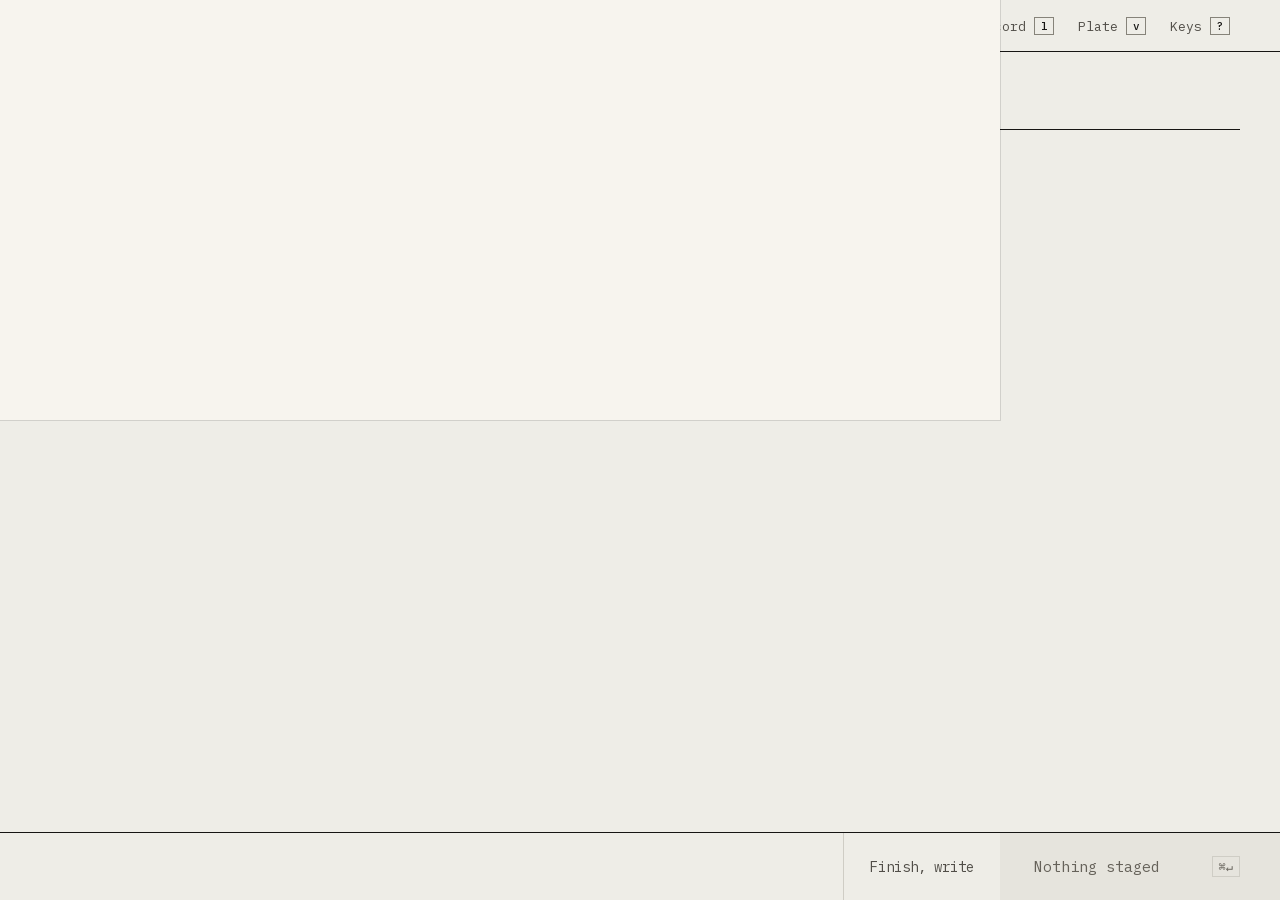
<file: design/directions/d2/direction.template.html>
<!doctype html>
<html lang="en">
<head>
<meta charset="utf-8">
<meta name="viewport" content="width=device-width, initial-scale=1">
<title>The Interview</title>
<style>
@font-face{font-family:'NR Display';font-style:normal;font-weight:300;font-display:block;src:url([data-uri]) format('woff2')}
@font-face{font-family:'NR Display';font-style:normal;font-weight:400;font-display:block;src:url([data-uri]) format('woff2')}
@font-face{font-family:'NR Quote';font-style:italic;font-weight:400;font-display:block;src:url([data-uri]) format('woff2')}
@font-face{font-family:'NR Text';font-style:normal;font-weight:400;font-display:block;src:url([data-uri]) format('woff2')}
@font-face{font-family:'NR Text';font-style:normal;font-weight:500;font-display:block;src:url([data-uri]) format('woff2')}
@font-face{font-family:'NR Text';font-style:normal;font-weight:600;font-display:block;src:url([data-uri]) format('woff2')}
@font-face{font-family:'NR Text';font-style:italic;font-weight:400;font-display:block;src:url([data-uri]) format('woff2')}
@font-face{font-family:'Plex Mono';font-style:normal;font-weight:400;font-display:block;src:url([data-uri]) format('woff2')}
@font-face{font-family:'Plex Mono';font-style:normal;font-weight:500;font-display:block;src:url([data-uri]) format('woff2')}

</style>
<style>
:root{
  --paper:#EEEDE7; --paper-2:#E6E4DD; --sheet:#F5F4EF;
  --ink:#161513; --ink-2:#514E48; --ink-3:#66625A;
  --rule:#CFCDC5; --edge:#86837A;
  --red:#BA2A12; --red-soft:#F3DDD7;
  --display:'NR Display', Charter, Georgia, serif;
  --quote:'NR Quote', Charter, Georgia, serif;
  --text:'NR Text', Charter, Georgia, serif;
  --mono:'Plex Mono', ui-monospace, Menlo, monospace;
  --ease:cubic-bezier(.2,0,0,1);
  --t-fast:120ms; --t-mid:220ms; --t-slow:280ms;
  --mast:52px; --send:68px;
  --gutter:56px; --rail:224px; --margin:352px; --gap:56px;
  --h1:58px; --qs:28px; --body:19px; --opt:17px;
}
@media (max-width:1300px){ :root{ --gutter:40px; --rail:196px; --margin:312px; --gap:40px; --h1:50px; --qs:26px; --body:18px; --opt:16px; } }
@media (min-width:1800px){ .strip{height:92px} .q{padding-top:34px} .q h1{margin-top:18px} .q .body{margin-top:22px} .choices{margin-top:40px;column-gap:64px} .acts{margin-top:32px} .marg{padding-top:34px}
 :root{ --gutter:120px; --rail:260px; --margin:440px; --gap:80px; --h1:84px; --qs:36px; --body:23px; --opt:20px; } }

*{box-sizing:border-box}
html{-webkit-font-smoothing:antialiased;-moz-osx-font-smoothing:grayscale}
body{margin:0;background:var(--paper);color:var(--ink);font:400 16px/1.45 var(--text);overflow:hidden;height:100vh}
button{font:inherit;color:inherit;background:none;border:0;padding:0;cursor:pointer;border-radius:0}
button:active:not([aria-disabled="true"]){transform:scale(.96)}
button{transition:transform var(--t-fast) var(--ease),background-color var(--t-fast) var(--ease),color var(--t-fast) var(--ease)}
:focus-visible{outline:2px solid var(--ink);outline-offset:3px}
h1,h2,h3{text-wrap:balance;margin:0}
p{text-wrap:pretty;margin:0}
.mono{font-family:var(--mono)}
.num{font-variant-numeric:tabular-nums}
.kick{font:500 12px/1.4 var(--mono);letter-spacing:.06em;text-transform:uppercase;color:var(--ink-3)}
.kick.red,.red{color:var(--red)}
[hidden]{display:none !important}
.sr{position:absolute;width:1px;height:1px;overflow:hidden;clip:rect(0 0 0 0)}

/* ---------- masthead ---------- */
.mast{height:var(--mast);display:flex;align-items:center;gap:28px;padding:0 var(--gutter);border-bottom:1px solid var(--ink)}
.mast .topic{font:400 22px/1 var(--display);letter-spacing:-.01em;white-space:nowrap}
.mast .doc{font:400 13px/1 var(--mono);color:var(--ink-2);white-space:nowrap}
.mast .issue{font:400 13px/1 var(--mono);color:var(--ink-2);white-space:nowrap}
.mast .status{margin-left:auto;font:400 13px/1 var(--mono);white-space:nowrap;display:flex;align-items:center;gap:10px}
.mast .status .lamp{width:8px;height:8px;background:var(--ink);transition:background-color var(--t-mid)}
.mast .status.working .lamp{background:var(--red);animation:pulse 1.2s infinite}
.mast .status.queue .lamp{background:transparent;outline:1px solid var(--edge)}
@keyframes pulse{50%{opacity:.35}}
.mast nav{display:flex;gap:4px}
.mast nav button{font:400 13px/1 var(--mono);padding:14px 10px;color:var(--ink-2)}
.mast nav button:hover{color:var(--ink);background:var(--paper-2)}
.mast nav button kbd,.rail kbd,.acts kbd,.sheet kbd,.opt kbd,.verdict kbd,.stale kbd{font:500 11px/1 var(--mono);color:var(--ink);border:1px solid var(--edge);padding:3px 5px 2px;min-width:20px;text-align:center;display:inline-block;margin-left:8px;vertical-align:1px;text-transform:none;letter-spacing:0}

/* ---------- stage grid ---------- */
.stage{position:relative;height:calc(100vh - var(--mast) - var(--send));display:grid;grid-template-columns:minmax(0,1fr) var(--margin);grid-template-rows:auto minmax(0,1fr);column-gap:var(--gap);padding:0 var(--gutter);max-width:1760px;margin:0 auto}

/* filmstrip: the round as a strip of frames */
.strip{grid-column:1/-1;position:relative;display:flex;align-items:stretch;gap:0;border-bottom:1px solid var(--ink);height:78px;overflow:hidden}
.strip .counts{flex:0 0 auto;align-self:center;font:400 13px/1.5 var(--mono);color:var(--ink-2);padding-right:28px;margin-right:6px;border-right:1px solid var(--rule);white-space:nowrap}
.strip .counts b{font-weight:500;color:var(--ink)}
.strip .counts .staged{color:var(--red)}
.strip ol{list-style:none;margin:0;padding:0;display:flex;align-items:stretch;flex:1;min-width:0;position:relative}
.strip .ind{position:absolute;left:0;top:0;height:3px;width:80px;background:var(--red);transition:transform var(--t-mid) var(--ease),width var(--t-mid) var(--ease);pointer-events:none}
.strip li{display:flex;min-width:0}
.strip li.frame{flex:1 1 0}
.strip li.frame button{display:flex;flex-direction:column;justify-content:center;gap:2px;width:100%;min-width:0;text-align:left;padding:8px 12px 8px 12px;border-left:1px solid var(--rule)}
.strip li.frame button:hover{background:var(--paper-2)}
.strip .n{font:400 12px/1.2 var(--mono);color:var(--ink-3)}
.strip .s{font:500 10px/1.3 var(--mono);letter-spacing:.06em;text-transform:uppercase;color:var(--ink-3);white-space:nowrap;overflow:hidden;text-overflow:ellipsis}
.strip .t{font:400 14px/1.3 var(--text);color:var(--ink-2);overflow:hidden;text-overflow:ellipsis;white-space:nowrap;transition:color var(--t-fast)}
.strip li.cur .t{color:var(--ink);font-weight:500}
.strip li.cur .n{color:var(--ink)}
.strip li.staged .s,.strip li.reopened .s,.strip li.updated .s{color:var(--red)}
.strip li.decided .s{color:var(--ink)}
.strip li.staged .t{color:var(--ink)}
.strip li.deferred .t,.strip li.decided .t{color:var(--ink-3)}
.strip li.sub{flex:0 0 auto;writing-mode:vertical-rl;transform:rotate(180deg);font:500 9.5px/1 var(--mono);letter-spacing:.08em;text-transform:uppercase;color:var(--ink-3);padding:8px 0;align-items:center;justify-content:center;border-right:1px solid var(--rule);margin-left:8px}
.strip li.fromrecord{flex:0 0 auto}
.strip li.fromrecord button{border-left:1px solid var(--rule);border-right:3px double var(--ink);padding-right:18px}
.strip li.fromrecord .s{color:var(--ink)}
.strip li.fromrecord.cur .t{max-width:20ch}

/* article */
.stagemain{position:relative;min-width:0;height:100%;overflow:hidden}
.q{position:absolute;inset:0;overflow-y:auto;overflow-x:hidden;padding:22px 8px 40px 0;scrollbar-width:thin;scrollbar-color:var(--rule) transparent}
.q:focus-visible{outline:none}
.q.enter-down{animation:enterDown var(--t-slow) var(--ease) both}
.q.enter-up{animation:enterUp var(--t-slow) var(--ease) both}
.q.leave-down{animation:leaveUp var(--t-fast) var(--ease) both;pointer-events:none}
.q.leave-up{animation:leaveDown var(--t-fast) var(--ease) both;pointer-events:none}
@keyframes enterDown{from{opacity:0;transform:translateY(28px)}to{opacity:1;transform:none}}
@keyframes enterUp{from{opacity:0;transform:translateY(-28px)}to{opacity:1;transform:none}}
@keyframes leaveUp{to{opacity:0;transform:translateY(-14px)}}
@keyframes leaveDown{to{opacity:0;transform:translateY(14px)}}

.q .kicker{display:flex;gap:18px;align-items:baseline;flex-wrap:wrap;min-height:20px}
.q .kicker button{font:inherit;color:var(--ink-3);box-shadow:inset 0 -1px 0 var(--rule);letter-spacing:inherit;text-transform:inherit;padding:10px 0}
.q .kicker button:hover{color:var(--ink);box-shadow:inset 0 -1px 0 var(--ink)}
.q .band{margin:14px 0 0;padding:10px 14px;border-left:3px solid var(--red);background:var(--red-soft);font:400 15px/1.45 var(--text);color:var(--ink)}
.q .band.ink{border-color:var(--ink);background:var(--paper-2)}
.q .band .kick{display:block;margin-bottom:2px}
.q h1{font:400 var(--h1)/1.02 var(--display);letter-spacing:-.018em;margin:12px 0 0;max-width:24ch;display:flex;gap:.45em;align-items:baseline}
.q h1 .qn{font:400 .34em/1 var(--mono);letter-spacing:.04em;color:var(--ink-3);flex:0 0 auto;position:relative;top:-.9em}
.q .body{font:400 var(--body)/1.42 var(--text);color:var(--ink-2);margin:14px 0 0;max-width:64ch}

/* choices: the recommendation is the first choice, the rest sit beside it */
.choices{display:grid;grid-template-columns:minmax(0,1.2fr) minmax(0,1fr);column-gap:44px;margin:26px 0 0;align-items:start}
.verdict{padding:0 0 0 22px;border-left:1px solid var(--ink);position:relative;cursor:pointer}
.verdict:hover blockquote{color:var(--red)}
.verdict .kick{display:flex;gap:14px;align-items:baseline}
.verdict .kick kbd{margin-left:auto}
.verdict .kick kbd + kbd{margin-left:4px}
.verdict blockquote{margin:8px 0 0;font:400 var(--qs)/1.18 var(--quote);letter-spacing:-.005em;color:var(--ink);transition:color var(--t-fast)}
.verdict blockquote .k{font:400 .5em/1 var(--mono);color:var(--ink-3);vertical-align:.45em;margin-right:.5em;font-style:normal}
.verdict .why{margin:12px 0 0;font:400 calc(var(--opt) - 1px)/1.42 var(--text);color:var(--ink-2)}
.verdict .why .lbl{font:500 11px/1 var(--mono);letter-spacing:.06em;text-transform:uppercase;color:var(--ink-3);margin-right:8px}
.verdict .why .cost{display:block;margin-top:3px}
.verdict .why .cost .lbl{color:var(--red)}
.verdict .accept{margin:14px 0 0;font:400 15px/1 var(--mono);padding:11px 14px;background:var(--ink);color:var(--paper)}
.verdict .accept:hover{background:#2a2825}
.verdict .accept kbd{color:var(--paper);border-color:#6f6c66}
.verdict .accept.on{background:var(--red)}
.verdict .accept.on kbd{border-color:#e0968a}
.verdict .tagline{margin:10px 0 0;font:500 11px/1.4 var(--mono);letter-spacing:.06em;text-transform:uppercase;color:var(--ink)}
.verdict .tagline.red{color:var(--red)}

/* voice: my reply */
.voice{margin:22px 0 6px;padding-left:22px;border-left:3px solid var(--red);max-width:70ch}
.voice .kick{display:flex;justify-content:space-between;gap:12px}
.voice label{display:block}
.voice textarea{display:block;width:100%;margin-top:8px;font:400 24px/1.3 var(--text);color:var(--ink);background:transparent;border:0;resize:none;padding:0;min-height:96px;outline:none}
.voice textarea::placeholder{color:var(--ink-3)}
.voice .hint{margin-top:8px;font:400 12px/1.5 var(--mono);color:var(--ink-3)}
.voice .hint b{font-weight:500;color:var(--ink)}
.voice .staged-note{margin-top:8px;font:italic 400 17px/1.4 var(--text);color:var(--red)}

/* options */
.opts{list-style:none;margin:0;padding:0}
.opts .kick{padding-bottom:8px;border-bottom:1px solid var(--ink)}
.opt{display:grid;grid-template-columns:36px 24px 1fr;column-gap:12px;align-items:baseline;width:100%;text-align:left;padding:12px 8px 12px 0;border-bottom:1px solid var(--rule);position:relative}
.opt kbd{margin:0;width:28px;font-size:13px;padding:5px 0 4px;text-align:center;justify-self:start}
.opt .l{font:400 13px/1 var(--mono);color:var(--ink-3)}
.opt .txt{font:400 var(--opt)/1.32 var(--text);color:var(--ink)}
.opt .tag{grid-column:3;font:500 11px/1.4 var(--mono);letter-spacing:.06em;text-transform:uppercase;color:var(--ink-3);margin-top:5px}
.opt:hover{background:var(--paper-2)}
.opt.picked{background:var(--red-soft)}
.opt.picked::before{content:"";position:absolute;left:-12px;top:-1px;bottom:-1px;width:3px;background:var(--red)}
.opt.picked .tag{color:var(--red)}
.opt.decided::before{content:"";position:absolute;left:-12px;top:-1px;bottom:-1px;width:3px;background:var(--ink)}
.opt.decided .tag{color:var(--ink)}
.opt.faded .txt{color:var(--ink-3)}
.opt .tag.red{color:var(--red)}

/* actions row */
.acts{display:flex;flex-wrap:wrap;gap:6px 22px;margin:22px 0 0;font:400 13px/1 var(--mono);color:var(--ink-2)}
.acts .object{color:var(--ink);border-bottom:1px solid var(--ink)}
.acts .object.on{color:var(--red);border-color:var(--red)}
.acts button{padding:12px 0;color:var(--ink-2);font:inherit}
.acts button:hover{color:var(--ink)}
.acts button kbd{margin-left:6px}
.acts button.on{color:var(--red)}
.acts button.on kbd{color:var(--red);border-color:var(--red)}

/* margin */
.marg{min-width:0;padding-top:22px;height:100%;overflow-y:auto;scrollbar-width:thin;scrollbar-color:var(--rule) transparent;padding-right:2px}
.marg section{padding:0 0 18px;margin-bottom:18px;border-bottom:1px solid var(--rule)}
.marg section:last-child{border:0}
.marg .kick{margin-bottom:10px}
.marg .stmt{font:400 17px/1.35 var(--text)}
.marg .stmt.red{font-style:italic}
.marg .small{font:400 13px/1.45 var(--text);color:var(--ink-2)}
.marg .stagedlist{list-style:none;margin:0;padding:0}
.marg .stagedlist li{display:flex;gap:10px;align-items:baseline;padding:6px 0;border-bottom:1px dashed var(--rule)}
.marg .stagedlist li:last-child{border:0}
.marg .stagedlist .qn{font:400 12px/1.5 var(--mono);color:var(--ink-3);flex:0 0 32px}
.marg .stagedlist .st{font:italic 400 15px/1.35 var(--text);color:var(--red);flex:1}
.marg .stagedlist button{font:400 11px/1 var(--mono);letter-spacing:.06em;text-transform:uppercase;color:var(--ink-3);padding:11px 0}
.marg .stagedlist button:hover{color:var(--ink)}
.marg .deps{display:flex;flex-direction:column;gap:6px}
.marg .deps button{text-align:left;font:400 15px/1.35 var(--text);color:var(--ink);display:grid;grid-template-columns:36px 1fr;column-gap:8px;align-items:baseline;padding:6px 0}
.marg .deps button:hover .t{border-color:var(--ink)}
.marg .deps .qn{font:400 12px/1.5 var(--mono);color:var(--ink-3)}
.marg .deps .t{border-bottom:1px solid var(--rule)}
.marg .deps .a{display:block;font:400 13px/1.4 var(--text);color:var(--ink-2)}
.marg .deps .a.red{color:var(--red)}
.thread{list-style:none;margin:0;padding:0}
.thread li{padding:8px 0 10px;border-bottom:1px solid var(--rule)}
.thread li:last-child{border:0}
.thread .who{display:flex;justify-content:space-between;font:500 11px/1.4 var(--mono);letter-spacing:.06em;text-transform:uppercase;color:var(--ink-3)}
.thread .who.me{color:var(--ink)}
.thread .who .red{color:var(--red)}
.thread p{margin-top:3px;font:400 15px/1.4 var(--text)}
.thread li.staged p{font-style:italic;color:var(--red)}
.thread .empty{font:italic 400 15px/1.4 var(--text);color:var(--ink-3)}

/* plate slot in margin */
.plateslot{position:relative;width:100%;aspect-ratio:1000/420;background:var(--sheet);outline:1px solid var(--rule);cursor:pointer}
.plateslot .cap{position:absolute;left:0;right:0;bottom:-24px;font:400 12px/1.5 var(--mono);color:var(--ink-3);display:flex;justify-content:space-between}
.plateslot .cap .red{color:var(--red)}
.plateslot .cover{position:absolute;inset:0}
.plateslot:hover .cover{outline:2px solid var(--ink);outline-offset:-2px}
.marg .platesec{padding-bottom:40px}
.marg .platesec .small{margin-top:30px}
.marg .platesec .figs{margin-top:2px;display:flex;flex-wrap:wrap;gap:0 10px}
.marg .platesec .figs button{font:400 12px/1.5 var(--mono);color:var(--ink-2);padding:7px 0;box-shadow:inset 0 -1px 0 var(--rule)}
.marg .platesec .figs button:hover,.marg .platesec .figs button.on{color:var(--ink);box-shadow:inset 0 -1px 0 var(--ink)}

/* ---------- send bar ---------- */
.sendbar{position:fixed;left:0;right:0;bottom:0;height:var(--send);border-top:1px solid var(--ink);background:var(--paper);display:flex;align-items:stretch;z-index:30}
.sendbar .sum{flex:1;min-width:0;display:flex;align-items:center;gap:22px;padding:0 var(--gutter);overflow:hidden}
.sendbar .sum .kick{flex:0 0 auto}
.sendbar .sum ol{list-style:none;margin:0;padding:0;display:flex;gap:26px;overflow:hidden;white-space:nowrap}
.sendbar .sum li{font:italic 400 15px/1.3 var(--text);color:var(--red);display:flex;align-items:baseline;gap:6px;max-width:34ch;overflow:hidden}
.sendbar .sum li .qn{font:400 12px/1 var(--mono);font-style:normal;color:var(--ink-3);margin-right:2px}
.sendbar .sum li s{font-style:normal;color:var(--ink-3);text-decoration-color:var(--red);text-decoration-thickness:1px}
.sendbar .sum li .caret{font:500 15px/1 var(--mono);font-style:normal;color:var(--red);position:relative;top:3px}
.sendbar .sum li .ins{overflow:hidden;text-overflow:ellipsis;white-space:nowrap}
.sendbar .sum .none{font:italic 400 15px/1.3 var(--text);color:var(--ink-3)}
.sendbar .finish{font:400 14px/1 var(--mono);padding:0 26px;border-left:1px solid var(--rule);color:var(--ink-2)}
.sendbar .finish:hover{color:var(--ink);background:var(--paper-2)}
.sendbar .send{font:400 15px/1 var(--mono);padding:0 var(--gutter) 0 34px;background:var(--ink);color:var(--paper);display:flex;align-items:center;gap:18px;min-width:280px;justify-content:space-between}
.sendbar .send:hover:not([aria-disabled="true"]){background:#2a2825}
.sendbar .send[aria-disabled="true"]{background:var(--paper-2);color:var(--ink-3);cursor:default}
.sendbar .send kbd{font:500 12px/1 var(--mono);border:1px solid #6f6c66;padding:4px 6px 3px;color:var(--paper)}
.sendbar .send[aria-disabled="true"] kbd{border-color:var(--rule);color:var(--ink-3)}
.sendbar .send .n{font-variant-numeric:tabular-nums}

/* ---------- overlays: record, plate ---------- */
.sheet{position:fixed;left:0;right:0;top:var(--mast);bottom:var(--send);background:var(--paper);z-index:20;transform:translateY(24px);opacity:0;visibility:hidden;transition:transform var(--t-slow) var(--ease),opacity var(--t-mid) var(--ease),visibility 0s linear var(--t-slow)}
.sheet.open{transform:none;opacity:1;visibility:visible;transition:transform var(--t-slow) var(--ease),opacity var(--t-mid) var(--ease)}
.sheet .inner{height:100%;overflow-y:auto;padding:28px var(--gutter) 60px;scrollbar-width:thin;scrollbar-color:var(--rule) transparent;max-width:1760px;margin:0 auto}

/* record */
.rec-head{display:grid;grid-template-columns:var(--rail) minmax(0,1fr);column-gap:var(--gap);align-items:end;border-bottom:1px solid var(--ink);padding-bottom:18px}
.rec-head h2{font:400 44px/1 var(--display);letter-spacing:-.02em}
.rec-head .stats{display:flex;gap:28px;flex-wrap:wrap;font:400 13px/1.5 var(--mono);color:var(--ink-2)}
.rec-head .stats b{display:block;font:400 30px/1 var(--display);color:var(--ink);letter-spacing:-.01em;font-variant-numeric:tabular-nums}
.rec-head .stats .red b{color:var(--red)}
.rec-search{grid-column:1/-1;margin-top:18px;display:flex;align-items:baseline;gap:14px}
.rec-search input{flex:1;font:400 22px/1.3 var(--text);background:transparent;border:0;border-bottom:1px solid var(--edge);padding:6px 0;color:var(--ink);outline:none}
.rec-search input:focus{border-color:var(--ink)}
.rec-search input::placeholder{color:var(--ink-3)}
.rec-search .kick{white-space:nowrap}
.rec-body{display:grid;grid-template-columns:var(--rail) minmax(0,1fr);column-gap:var(--gap)}
.rec-toc{position:sticky;top:0;align-self:start;padding-top:24px}
.rec-toc a{display:block;font:400 13px/1.9 var(--mono);color:var(--ink-3);text-decoration:none}
.rec-toc a:hover{color:var(--ink)}
.rec-toc a b{font-weight:400;color:var(--ink)}
.rec-list{padding-top:8px}
.rec-round{padding-top:26px}
.rec-round h3{font:400 13px/1.5 var(--mono);letter-spacing:.06em;text-transform:uppercase;color:var(--ink-3);padding-bottom:8px;border-bottom:1px solid var(--ink);display:flex;justify-content:space-between}
.entry{display:grid;grid-template-columns:56px minmax(0,1fr) 150px;column-gap:18px;padding:16px 0;border-bottom:1px solid var(--rule);cursor:pointer;position:relative}
.entry:hover{background:var(--paper-2)}
.entry.focus::before{content:"";position:absolute;left:-14px;top:0;bottom:0;width:3px;background:var(--red)}
.entry .qn{font:400 13px/1.6 var(--mono);color:var(--ink-3)}
.entry .title{font:600 17px/1.35 var(--text);color:var(--ink)}
.entry .stmt{font:400 19px/1.35 var(--text);color:var(--ink);margin-top:2px;max-width:70ch}
.entry .stmt b{font-weight:500}
.entry .note{font:400 14px/1.45 var(--text);color:var(--ink-2);margin-top:6px;max-width:70ch}
.entry .note .who{font:500 11px/1 var(--mono);letter-spacing:.06em;text-transform:uppercase;color:var(--ink-3);margin-right:6px}
.entry .tags{text-align:right;font:500 11px/1.9 var(--mono);letter-spacing:.06em;text-transform:uppercase;color:var(--ink-3)}
.entry .tags .lock{color:var(--ink)}
.entry .tags .red{color:var(--red)}
.entry.reopened .stmt{color:var(--ink-3);text-decoration:line-through;text-decoration-color:var(--red);text-decoration-thickness:1px}
.entry.reopened .note.re{color:var(--red);font-style:italic}
.entry.open .stmt{color:var(--ink-3);font-style:italic}
.entry.staged .stmt{color:var(--red);font-style:italic}
.entry.deferred .stmt{color:var(--ink-3);font-style:italic}
.entry.hide{display:none}
.rec-empty{padding:40px 0;font:italic 400 19px/1.4 var(--text);color:var(--ink-3)}

/* plate (full-bleed visual) */
.plate .inner{display:grid;grid-template-columns:minmax(0,1fr) var(--margin);column-gap:var(--gap);padding-top:28px;height:100%;overflow:hidden}
.plate .plateframe{position:relative;height:100%;display:flex;flex-direction:column}
.plate .stale{display:flex;align-items:center;gap:18px;padding:12px 16px;border-left:3px solid var(--red);background:var(--red-soft);font:400 15px/1.4 var(--text);margin-bottom:18px}
.plate .stale.fresh{border-color:var(--ink);background:var(--paper-2)}
.plate .stale .kick{flex:0 0 auto}
.plate .stale .redraw{margin-left:auto;font:400 14px/1 var(--mono);padding:10px 14px;background:var(--ink);color:var(--paper);white-space:nowrap}
.plate .stale .redraw kbd{color:var(--paper);border-color:#6f6c66}
.plate .stale .redraw[aria-disabled="true"]{background:var(--paper-2);color:var(--ink-3);cursor:default}
.plate .anchor{flex:1;position:relative;min-height:0}
.plate .caption{padding-top:2px;overflow-y:auto}
.plate .caption h2{font:400 44px/1 var(--display);letter-spacing:-.02em}
.plate .caption .meta{margin-top:10px;font:400 13px/1.5 var(--mono);color:var(--ink-2)}
.plate .caption .meta .red{color:var(--red)}
.figs-list{list-style:none;margin:26px 0 0;padding:0;border-top:1px solid var(--ink)}
.figs-list button{display:grid;grid-template-columns:44px 1fr;column-gap:12px;width:100%;text-align:left;padding:12px 0;border-bottom:1px solid var(--rule);align-items:baseline}
.figs-list button:hover,.figs-list button.on{background:var(--paper-2)}
.figs-list .fig{font:400 13px/1.5 var(--mono);color:var(--ink-3)}
.figs-list .t{font:400 17px/1.3 var(--text)}
.figs-list .a{display:block;font:400 13px/1.4 var(--text);color:var(--ink-2);margin-top:2px}
.figs-list .a.red{color:var(--red)}
.figs-list button.on .fig{color:var(--ink)}
.plate .vthread{margin-top:24px}
.plate .vthread .kick{margin-bottom:8px}

/* the one iframe, moved by transform between the margin slot and the plate */
#plateWrap{position:fixed;left:0;top:0;width:1000px;height:420px;transform-origin:0 0;z-index:25;background:#f7f4ee;outline:1px solid oklch(0 0 0 / .12);transition:transform var(--t-slow) var(--ease),opacity var(--t-mid) var(--ease);will-change:transform}
#plateWrap iframe{width:1000px;height:420px;border:0;display:block;background:#f7f4ee}
#plateWrap.mini iframe{pointer-events:none}
#plateWrap.hiddenp{opacity:0;pointer-events:none}
#pins{position:fixed;left:0;top:0;z-index:26;pointer-events:none}
#pins .pin{position:absolute;transform:translate(0,0);font:500 11px/1 var(--mono);letter-spacing:.04em;background:var(--ink);color:var(--paper);padding:4px 6px 3px;white-space:nowrap;opacity:0;transition:opacity var(--t-fast) var(--ease)}
#pins .pin.red{background:var(--red)}
#pins .pin.show{opacity:1}
#pins .pin.dim{opacity:.55}

/* ---------- dialogs ---------- */
dialog{border:0;padding:0;background:var(--paper);color:var(--ink);max-width:640px;width:min(92vw,640px);box-shadow:0 1px 0 oklch(0 0 0/.06),0 24px 60px -20px oklch(0 0 0/.35);outline:1px solid var(--ink)}
dialog::backdrop{background:oklch(0.12 0.005 80 / .28)}
dialog .dhead{display:flex;justify-content:space-between;align-items:baseline;padding:22px 28px 14px;border-bottom:1px solid var(--ink)}
dialog h2{font:400 32px/1 var(--display);letter-spacing:-.02em}
dialog .dhead button{font:400 13px/1 var(--mono);color:var(--ink-2);padding:12px 0}
dialog .dbody{padding:18px 28px 28px;max-height:70vh;overflow:auto}
dialog .dfoot{display:flex;justify-content:flex-end;gap:10px;padding:0 28px 24px}
dialog .dfoot button{font:400 14px/1 var(--mono);padding:12px 18px;border:1px solid var(--edge)}
dialog .dfoot button.primary{background:var(--ink);color:var(--paper);border-color:var(--ink)}
dialog .dfoot button.primary:hover{background:#2a2825}
.terms dt{font:600 19px/1.3 var(--text);margin-top:16px}
.terms dt:first-child{margin-top:0}
.terms dd{margin:2px 0 0;font:400 16px/1.45 var(--text);color:var(--ink-2)}
.terms dd .avoid{display:block;margin-top:4px;font:400 12px/1.5 var(--mono);color:var(--red)}
.keys{display:grid;grid-template-columns:1fr 1fr;gap:0 40px}
.keys dl{margin:0}
.keys div{display:flex;justify-content:space-between;align-items:baseline;gap:16px;padding:8px 0;border-bottom:1px solid var(--rule)}
.keys dt{font:400 15px/1.3 var(--text);color:var(--ink-2)}
.keys dd{margin:0;font:400 12px/1 var(--mono)}
.keys dd kbd{font:500 12px/1 var(--mono);border:1px solid var(--edge);padding:4px 6px 3px;margin-left:4px;display:inline-block}
.keys h3{grid-column:1/-1;font:500 11px/1 var(--mono);letter-spacing:.06em;text-transform:uppercase;color:var(--ink-3);margin:16px 0 4px}
.keys h3:first-child{margin-top:0}
dialog p.lead{font:400 19px/1.4 var(--text);color:var(--ink)}
dialog p.sub{margin-top:10px;font:400 15px/1.45 var(--text);color:var(--ink-2)}

/* toast */
#toasts{position:fixed;left:50%;bottom:calc(var(--send) + 18px);transform:translateX(-50%);z-index:60;display:flex;flex-direction:column;gap:8px;align-items:center;pointer-events:none}
.toast{pointer-events:auto;background:var(--ink);color:var(--paper);font:400 15px/1.3 var(--text);padding:12px 18px;display:flex;align-items:center;gap:18px;box-shadow:0 12px 30px -12px oklch(0 0 0/.5);animation:toastIn var(--t-mid) var(--ease) both}
.toast.out{animation:toastOut 160ms var(--ease) both}
.toast button{font:400 12px/1 var(--mono);letter-spacing:.06em;text-transform:uppercase;color:var(--paper);border:1px solid #6f6c66;padding:10px 12px}
.toast button:hover{background:#2a2825}
@keyframes toastIn{from{opacity:0;transform:translateY(10px)}}
@keyframes toastOut{to{opacity:0;transform:translateY(8px)}}

@media (prefers-reduced-motion: reduce){
  *,*::before,*::after{animation-duration:.01ms !important;animation-iteration-count:1 !important;transition-duration:.01ms !important}
  .mast .status.working .lamp{animation:none}
}
</style>
</head>
<body>
<header class="mast">
  <div class="topic" id="topic"></div>
  <div class="doc mono" id="docpath"></div>
  <div class="issue mono" id="issue"></div>
  <div class="status mono" id="status"><span class="lamp" aria-hidden="true"></span><span id="statusText">Waiting for you</span></div>
  <nav aria-label="Views">
    <button data-act="terms">Terms<kbd>t</kbd></button>
    <button data-act="record">The record<kbd>l</kbd></button>
    <button data-act="plate">Plate<kbd>v</kbd></button>
    <button data-act="keys" aria-label="Keyboard shortcuts">Keys<kbd>?</kbd></button>
  </nav>
</header>

<main class="stage" id="stage">
  <nav class="strip" id="strip" aria-label="This round"></nav>
  <div class="stagemain" id="stagemain"></div>
  <aside class="marg" id="marg" aria-label="Margin"></aside>
</main>

<footer class="sendbar">
  <div class="sum" id="sendsum"></div>
  <button class="finish" data-act="finish">Finish, write <span class="mono" id="finishdoc"></span></button>
  <button class="send" id="sendbtn" data-act="send" aria-disabled="true"><span id="sendlabel">Nothing staged</span><kbd>⌘↵</kbd></button>
</footer>

<section class="sheet record" id="record" aria-label="The record" hidden>
  <div class="inner" id="recordInner"></div>
</section>

<section class="sheet plate" id="plate" aria-label="Plate" hidden>
  <div class="inner">
    <div class="plateframe">
      <div class="stale" id="staleBar"></div>
      <div class="anchor" id="plateAnchor"></div>
    </div>
    <div class="caption" id="plateCaption"></div>
  </div>
</section>

<div id="plateWrap" class="mini"><iframe id="frame" sandbox="allow-scripts" title="Visual prototype"></iframe></div>
<div id="pins"></div>

<dialog id="dlgTerms" class="terms"></dialog>
<dialog id="dlgKeys"></dialog>
<dialog id="dlgFinish"></dialog>
<div id="toasts" aria-live="polite"></div>

<script>/*__DATA__*/</script>
<script>
(() => {
'use strict';
const S = SESSION;
const $ = (s, r=document) => r.querySelector(s);
const esc = s => String(s ?? '').replace(/[&<>"']/g, c => ({'&':'&amp;','<':'&lt;','>':'&gt;','"':'&quot;',"'":'&#39;'}[c]));
const byId = Object.fromEntries(S.questions.map(q => [q.id, q]));
const qnum = id => id.replace(/^q/, 'Q');
const optText = (q, k) => (q.options.find(o => o.k === k) || {}).text || '';
const firstSentence = t => { const m = t.match(/^(.+?[.!?])(\s|$)/); return m ? [m[1], t.slice(m[1].length).trim()] : [t, '']; };
const reduced = matchMedia('(prefers-reduced-motion: reduce)').matches;
const fmtTime = iso => { const d = new Date(iso); return String(d.getUTCHours()).padStart(2,'0') + ':' + String(d.getUTCMinutes()).padStart(2,'0'); };
const fmtDate = iso => { const d = new Date(iso); return d.getUTCDate() + ' ' + ['Jan','Feb','Mar','Apr','May','Jun','Jul','Aug','Sep','Oct','Nov','Dec'][d.getUTCMonth()]; };
const currentRound = Math.max(...S.questions.map(q => q.round));
const KEYS = { '1':'A','2':'B','3':'C','4':'D' };

// ------- state -------
const st = {
  cur: null,
  staged: new Map(),      // qid -> {kind, option?, text?}
  view: 'stage',          // stage | record | plate
  status: S.agent.status === 'waiting' ? 'waiting' : S.agent.status,
  visual: { version: S.visual.version, stale: S.visual.stale, note: S.visual.note, at: S.visual.at, thread: [...S.visual.thread] },
  regions: [],
  replyOpen: false,
  hoverQ: null,
  recFocus: 0,
  sentExplore: null,
  guardUntil: 0,
};
const reverseDeps = {}; S.questions.forEach(q => q.deps.forEach(d => (reverseDeps[d] ||= []).push(q.id)));

// ------- derived -------
function frontier() {
  const open = S.questions.filter(q => q.status === 'open').sort((a,b) => a.round - b.round || +a.id.slice(1) - +b.id.slice(1));
  const re = S.questions.filter(q => q.status === 'reopened');
  const def = S.questions.filter(q => q.status === 'deferred' && q.round === currentRound);
  return { open, re, def, all: [...open, ...re, ...def] };
}
function counts() {
  const f = frontier();
  const need = [...f.open, ...f.re];
  const stagedInFrontier = need.filter(q => st.staged.has(q.id)).length;
  return { open: need.length - stagedInFrontier, staged: st.staged.size, total: need.length, reopened: f.re.length, deferred: f.def.length };
}
function stateOf(q) {
  if (st.staged.has(q.id)) return 'staged';
  if (q.status === 'answered') return 'decided';
  return q.status; // open | deferred | reopened
}
function stagedStatement(q, a) {
  if (!a) return '';
  switch (a.kind) {
    case 'accept': return `Accept ${a.option}: ${firstSentence(optText(q, a.option))[0]}`;
    case 'option': return `${a.option}: ${firstSentence(optText(q, a.option))[0]}`;
    case 'text': return `“${a.text}”`;
    case 'defer': return 'Defer';
    case 'reopen': return a.text ? `Reopen: “${a.text}”` : 'Reopen';
  }
  return '';
}
function decidedStatement(q) {
  const a = q.answer; if (!a) return '';
  if (a.kind === 'text') return `“${a.text}”`;
  return optText(q, a.option);
}
function decidedNote(q) {
  const a = q.answer; if (!a) return '';
  if (a.kind === 'accept') return 'Accepted the recommendation' + (a.text ? `: “${a.text}”` : '');
  if (a.kind === 'option') return a.option === q.rec.option ? `Chose ${a.option}, the recommendation` : `Chose ${a.option} over the recommended ${q.rec.option}`;
  if (a.kind === 'text') return `In your own words, instead of the recommended ${q.rec.option}`;
  return '';
}
function whyParts(why) {
  const parts = why.split(/(?<=[.!?])\s+/);
  const cost = parts.filter(p => /\bcost/i.test(p));
  const rest = parts.filter(p => !/\bcost/i.test(p));
  return { why: rest.join(' ') || why, cost: cost.join(' ') };
}
const regionQs = () => { const ids = []; VISUAL_HTML.replace(/data-q="(q\d+)"/g, (_, id) => { if (!ids.includes(id)) ids.push(id); }); return ids; };

// ------- masthead -------
$('#topic').textContent = S.topic;
$('#docpath').textContent = '→ ' + S.doc;
$('#finishdoc').textContent = S.doc;
function renderMast() {
  const c = counts();
  $('#issue').textContent = `Round ${currentRound}, ${c.total} to answer`;
  const el = $('#status'); el.className = 'status mono ' + st.status;
  $('#statusText').textContent = st.status === 'working' ? 'Agent working…' : st.status === 'queue' ? 'No agent listening: requests queue' : 'Agent waiting for you';
}

// ------- filmstrip -------
function renderStrip() {
  const f = frontier(); const c = counts();
  const inFrontier = f.all.some(q => q.id === st.cur);
  const item = (q, extraCls = '') => {
    const s = stateOf(q);
    const label = { staged: 'staged', decided: 'decided', open: 'open', deferred: 'deferred', reopened: 'reopened' }[s];
    const extra = q.updated && s !== 'staged' ? ', new rec' : '';
    return `<li class="frame ${s}${q.updated ? ' updated' : ''}${q.id === st.cur ? ' cur' : ''} ${extraCls}" data-q="${q.id}"><button data-go="${q.id}" aria-current="${q.id === st.cur ? 'true' : 'false'}" title="${esc(q.title)}"><span class="n num">${qnum(q.id)}</span><span class="t">${esc(q.title)}</span><span class="s">${label}${extra}</span></button></li>`;
  };
  let html = `<div class="counts num"><b>${c.open}</b> open<br><span class="staged"><b>${c.staged}</b> staged</span> <b>${c.reopened}</b> reopened</div><ol>`;
  html += `<span class="ind" id="stripInd" aria-hidden="true"></span>`;
  if (!inFrontier && st.cur) html += item(byId[st.cur], 'fromrecord');
  html += f.open.map(q => item(q)).join('');
  if (f.re.length) html += `<li class="sub" aria-hidden="true">Reopened</li>` + f.re.map(q => item(q)).join('');
  if (f.def.length) html += `<li class="sub" aria-hidden="true">Deferred</li>` + f.def.map(q => item(q)).join('');
  html += '</ol>';
  $('#strip').innerHTML = html;
  requestAnimationFrame(placeInd);
}
function placeInd() {
  const ind = $('#stripInd'); const li = $('#strip li.cur');
  if (!ind) return;
  if (!li) { ind.style.opacity = '0'; return; }
  ind.style.opacity = '1';
  const ol = li.parentElement.getBoundingClientRect(); const r = li.getBoundingClientRect();
  ind.style.transform = `translateX(${r.left - ol.left}px)`; ind.style.width = r.width + 'px';
}

// ------- article -------
function renderArticle(q, dir) {
  const a = st.staged.get(q.id);
  const s = stateOf(q);
  const deps = q.deps.map(d => byId[d]).filter(Boolean);
  const feeds = (reverseDeps[q.id] || []).map(d => byId[d]);
  let kicker = `<span class="kick">Round ${q.round}</span>`;
  if (deps.length) kicker += `<span class="kick">Hangs off ${deps.map(d => `<button data-record="${d.id}">${qnum(d.id)} ${esc(d.title)}</button>`).join(', ')}</span>`;
  if (feeds.length) kicker += `<span class="kick">Feeds ${feeds.map(d => `<button data-go="${d.id}">${qnum(d.id)}</button>`).join(', ')}</span>`;
  if (q.durable) kicker += `<span class="kick">Locked once decided</span>`;

  let band = '';
  const reopenNote = q.thread.filter(t => /^Reopened/i.test(t.text)).slice(-1)[0];
  if (q.status === 'reopened') band = `<div class="band"><span class="kick red">Reopened${reopenNote ? ` by the ${reopenNote.who} at ${fmtTime(reopenNote.at)}` : ''}. Not settled.</span>Was ${q.answer ? (q.answer.kind === 'text' ? `“${esc(q.answer.text)}”` : `${q.answer.option}: ${esc(firstSentence(optText(q, q.answer.option))[0])}`) : ''} ${reopenNote ? '<br>' + esc(reopenNote.text.replace(/^Reopened:\s*/i, '')) : ''}</div>`;
  else if (q.status === 'answered') band = `<div class="band ink"><span class="kick">Decided in round ${q.round}${q.durable ? ', locked' : ''}</span>${esc(decidedStatement(q))}<br><span class="small" style="color:var(--ink-2)">${esc(decidedNote(q))}. Press <b>o</b> to reopen it.</span></div>`;
  else if (q.status === 'deferred') band = `<div class="band ink"><span class="kick">Deferred</span>The agent recommended ${q.rec.option}. Answer it now with 1-4, a, or r; it comes off the deferred list when you send.</div>`;

  const wp = whyParts(q.rec.why);
  const recOpt = q.options.find(o => o.k === q.rec.option);
  const recIdx = q.options.indexOf(recOpt) + 1;
  const recPicked = a && (a.kind === 'accept' || (a.kind === 'option' && a.option === recOpt.k));
  const recDecided = q.status === 'answered' && q.answer && q.answer.option === recOpt.k;
  const recWas = q.status === 'reopened' && q.answer && q.answer.option === recOpt.k;
  const verdict = `<section class="verdict" aria-label="Recommendation" data-pick="${recOpt.k}" role="button" tabindex="0" aria-pressed="${!!recPicked}">
    <div class="kick">The agent recommends${q.updated ? '<span class="red">updated</span>' : ''}<kbd>${recIdx}</kbd><kbd>a</kbd></div>
    <blockquote><span class="k">${recOpt.k}</span>${esc(recOpt.text)}</blockquote>
    <p class="why"><span class="lbl">Why</span>${esc(wp.why)}${wp.cost ? `<span class="cost"><span class="lbl">Cost</span>${esc(wp.cost)}</span>` : ''}</p>
    ${q.status !== 'answered' ? `<button class="accept${recPicked ? ' on' : ''}" data-act="accept">${recPicked ? 'Accepted, staged' : 'Accept ' + recOpt.k}<kbd>a</kbd></button>` : ''}
    ${recDecided ? `<p class="tagline">Decided: this one</p>` : recWas ? `<p class="tagline red">Was the answer, reopened</p>` : ''}
  </section>`;

  const voice = `<section class="voice" id="voice" ${st.replyOpen || (a && a.kind === 'text') ? '' : 'hidden'}>
    <div class="kick"><label for="reply" class="red">You, in your own words</label><span>Answer, object or ask. The agent reads it either way.</span></div>
    ${a && a.kind === 'text' && !st.replyOpen ? `<p class="staged-note">“${esc(a.text)}” <span class="kick red">staged, not sent</span></p>` : `<textarea id="reply" rows="3" placeholder="${q.status === 'answered' ? 'Say what should change and why.' : 'Say what you would do instead, or what the agent is missing.'}"></textarea><p class="hint"><b>Enter</b> stages it as your answer to ${qnum(q.id)}. <b>Shift+Enter</b> for a new line. <b>Esc</b> closes.</p>`}
  </section>`;

  const others = q.options.filter(o => o.k !== q.rec.option);
  const opts = `<div><div class="kick opts-kick" style="padding-bottom:8px;border-bottom:1px solid var(--ink)">Or instead</div><ol class="opts" aria-label="Other options">${others.map(o => {
    const i = q.options.indexOf(o);
    const picked = a && a.kind === 'option' && a.option === o.k;
    const decided = q.status === 'answered' && q.answer && q.answer.option === o.k;
    const wasIt = q.status === 'reopened' && q.answer && q.answer.option === o.k;
    let tag = '';
    if (picked) tag = 'staged';
    else if (decided) tag = 'decided';
    else if (wasIt) tag = 'was the answer, reopened';
    return `<li><button class="opt${picked ? ' picked' : ''}${decided ? ' decided' : ''}${a && !picked ? ' faded' : ''}" data-pick="${o.k}" aria-pressed="${!!picked}"><kbd>${i + 1}</kbd><span class="l">${o.k}</span><span class="txt">${esc(o.text)}</span>${tag ? `<span class="tag${wasIt ? ' red' : ''}">${tag}</span>` : ''}</button></li>`;
  }).join('')}</ol></div>`;

  const acts = `<div class="acts" role="toolbar" aria-label="Actions">
    <button data-act="reply" class="object ${st.replyOpen ? 'on' : ''}">Object, or answer in your own words<kbd>r</kbd></button>
    ${q.status === 'answered' ? `<button data-act="reopen" class="${a && a.kind === 'reopen' ? 'on' : ''}">${a && a.kind === 'reopen' ? 'Reopen staged' : 'Reopen'}<kbd>o</kbd></button>` : `<button data-act="defer" class="${a && a.kind === 'defer' ? 'on' : ''}">${a && a.kind === 'defer' ? 'Deferred, staged' : 'Defer'}<kbd>d</kbd></button>`}
    <button data-act="explore">Explore deeper, sends now<kbd>e</kbd></button>
    ${a ? `<button data-act="unstage">Unstage<kbd>u</kbd></button>` : ''}
  </div>`;

  const html = `${kicker ? `<div class="kicker">${kicker}</div>` : ''}${band}
    <h1><span class="qn">${qnum(q.id)}</span>${esc(q.title)}</h1>
    <p class="body">${esc(q.body)}</p>
    ${voice}<div class="choices">${verdict}${opts}</div>${acts}`;

  const main = $('#stagemain');
  const old = main.querySelector('.q:not(.leave-down):not(.leave-up)');
  const art = document.createElement('article');
  art.className = 'q' + (dir && !reduced ? (dir > 0 ? ' enter-down' : ' enter-up') : '');
  art.setAttribute('aria-label', qnum(q.id) + ' ' + q.title);
  art.innerHTML = html;
  if (old && dir && !reduced) {
    old.className = 'q ' + (dir > 0 ? 'leave-down' : 'leave-up');
    old.addEventListener('animationend', () => old.remove(), { once: true });
    setTimeout(() => old.remove(), 300);
  } else if (old) old.remove();
  main.querySelectorAll('.q:not(.leave-down):not(.leave-up)').forEach(n => n.remove());
  main.appendChild(art);
  art.addEventListener('animationend', () => art.classList.remove('enter-down', 'enter-up'), { once: true });
}

// ------- margin -------
function renderMargin(q) {
  const a = st.staged.get(q.id);
  const s = stateOf(q);
  // state block
  let stateBlock = `<section aria-label="State"><div class="kick${s === 'staged' || s === 'reopened' ? ' red' : ''}">${{ staged: 'Staged, not sent', decided: 'Decided', open: 'Open', deferred: 'Deferred', reopened: 'Reopened, not settled' }[s]}${q.updated ? ' <span class="red">· rec updated</span>' : ''}</div>`;
  if (a) stateBlock += `<p class="stmt red">${esc(stagedStatement(q, a))}</p>`;
  else if (q.status === 'answered') stateBlock += `<p class="stmt">${esc(decidedStatement(q))}</p><p class="small">${esc(decidedNote(q))}${q.durable ? '. Locked' : ''}.</p>`;
  else if (q.status === 'reopened') stateBlock += `<p class="small">The earlier answer no longer counts. Answer it again or defer it.</p>`;
  else if (q.status === 'deferred') stateBlock += `<p class="small">Parked. Nothing is staged.</p>`;
  else stateBlock += `<p class="small">Pick 1-4, accept with a, or answer in your own words with r.</p>`;
  stateBlock += '</section>';

  // deps
  const deps = q.deps.map(d => byId[d]).filter(Boolean);
  const feeds = (reverseDeps[q.id] || []).map(d => byId[d]).filter(Boolean);
  let depBlock = '';
  if (deps.length || feeds.length) {
    depBlock = `<section aria-label="Dependencies"><div class="kick">Depends on</div><div class="deps">`;
    depBlock += deps.map(d => {
      const ds = stateOf(d); const ans = d.answer ? (d.answer.kind === 'text' ? `“${d.answer.text}”` : `${d.answer.option}: ${firstSentence(optText(d, d.answer.option))[0]}`) : '';
      return `<button data-record="${d.id}"><span class="qn">${qnum(d.id)}</span><span><span class="t">${esc(d.title)}</span><span class="a${ds === 'reopened' ? ' red' : ''}">${ds === 'reopened' ? 'Reopened, was ' : ''}${esc(ans)}${d.durable ? ' (locked)' : ''}</span></span></button>`;
    }).join('');
    if (feeds.length) depBlock += `<div class="kick" style="margin-top:12px">Feeds</div>` + feeds.map(d => `<button data-go="${d.id}"><span class="qn">${qnum(d.id)}</span><span><span class="t">${esc(d.title)}</span><span class="a">${stateOf(d)}</span></span></button>`).join('');
    depBlock += '</div></section>';
  }

  // plate
  const covered = regionQs();
  const inPlate = covered.includes(q.id);
  const plateBlock = `<section class="platesec" aria-label="Visual"><div class="kick">Plate v${st.visual.version}${st.visual.stale ? ' <span class="red">stale</span>' : ''}</div>
    <div class="plateslot" id="plateSlot" role="button" tabindex="0" aria-label="Open the plate"><div class="cover"></div><div class="cap"><span>${inPlate ? `${qnum(q.id)} is drawn here` : `${qnum(q.id)} is not drawn`}</span><span>Open<kbd style="margin-left:6px">v</kbd></span></div></div>
    <p class="small">Figures in this plate</p><div class="figs">${covered.map(id => `<button data-fig="${id}" class="${id === q.id ? 'on' : ''}">${qnum(id)} ${esc(byId[id].title)}</button>`).join('')}</div></section>`;

  // thread
  const items = q.thread.map(t => `<li><div class="who${t.who === 'user' ? ' me' : ''}"><span>${t.who === 'user' ? 'You' : 'Agent'}</span><span>${fmtTime(t.at)}</span></div><p>${esc(t.text)}</p></li>`);
  if (a && (a.kind === 'text' || a.kind === 'reopen') && a.text) items.push(`<li class="staged"><div class="who me"><span>You</span><span class="red">staged</span></div><p>${esc(a.text)}</p></li>`);
  if (st.sentExplore === q.id) items.push(`<li><div class="who me"><span>You</span><span>sent</span></div><p>Explore this deeper before I answer.</p></li>`);
  const threadBlock = `<section aria-label="Thread"><div class="kick">Thread</div>${items.length ? `<ol class="thread">${items.join('')}</ol>` : `<p class="thread"><span class="empty">No exchange yet. r opens your reply.</span></p>`}</section>`;

  $('#marg').innerHTML = stateBlock + depBlock + plateBlock + threadBlock;
  requestAnimationFrame(layoutPlate);
}

// ------- send bar -------
function renderSend() {
  const n = st.staged.size;
  const sum = $('#sendsum');
  const was = q => q.status === 'answered' && q.answer ? (q.answer.kind === 'text' ? 'own words' : q.answer.option) : q.status;
  const mark = (q, a) => {
    const ins = a.kind === 'defer' ? 'defer' : a.kind === 'reopen' ? `reopen: “${a.text}”` : a.kind === 'text' ? `“${a.text}”` : (a.kind === 'accept' ? 'accept ' : '') + a.option;
    return `<li title="${esc(stagedStatement(q, a))}"><span class="qn">${qnum(q.id)}</span><s>${esc(was(q))}</s><span class="caret" aria-hidden="true">^</span><span class="ins">${esc(ins)}</span></li>`;
  };
  if (!n) sum.innerHTML = `<span class="kick">Send will ship</span><span class="none">nothing yet. Staged edits line up here.</span>`;
  else sum.innerHTML = `<span class="kick">Send will ship</span><ol>${[...st.staged].map(([id, a]) => mark(byId[id], a)).join('')}</ol>`;
  const btn = $('#sendbtn');
  if (st.status === 'working') { btn.setAttribute('aria-disabled', 'true'); $('#sendlabel').textContent = 'Agent working…'; }
  else if (!n) { btn.setAttribute('aria-disabled', 'true'); $('#sendlabel').textContent = 'Nothing staged'; }
  else { btn.setAttribute('aria-disabled', 'false'); $('#sendlabel').innerHTML = `Send <span class="n">${n}</span> as one turn`; }
}

function renderAll(dir) {
  const q = byId[st.cur];
  renderMast(); renderStrip(); renderArticle(q, dir); renderMargin(q); renderSend();
  if ($('#record').classList.contains('open')) renderRecord();
  if ($('#plate').classList.contains('open')) renderPlateCaption();
  postHighlight();
}

// ------- navigation -------
function go(id, dir) {
  if (!byId[id] || id === st.cur) return;
  const f = frontier().all.map(q => q.id);
  if (dir === undefined) { const a = f.indexOf(st.cur), b = f.indexOf(id); dir = (a === -1 || b === -1) ? 1 : (b > a ? 1 : -1); }
  st.cur = id; st.replyOpen = false;
  renderAll(dir);
}
function step(delta) {
  const f = frontier().all.map(q => q.id);
  const i = f.indexOf(st.cur);
  if (i === -1) return go(f[0], 1);
  const j = Math.min(f.length - 1, Math.max(0, i + delta));
  if (j !== i) go(f[j], delta);
}
function advance() {
  const f = frontier();
  const need = [...f.open, ...f.re];
  const order = f.all.map(q => q.id);
  const i = order.indexOf(st.cur);
  const after = [...order.slice(i + 1), ...order.slice(0, i)];
  const next = after.find(id => need.some(q => q.id === id) && !st.staged.has(id));
  if (next) go(next, 1);
}

// ------- staging -------
function stage(id, action, opts = {}) {
  st.staged.set(id, action);
  st.replyOpen = false;
  renderAll(0);
  if (opts.advance !== false) setTimeout(advance, reduced ? 0 : 140);
}
function unstage(id) { if (st.staged.delete(id)) renderAll(0); }
function pick(k) { const q = byId[st.cur]; if (!q.options.some(o => o.k === k) || q.status === 'answered') return; if (k === q.rec.option) return accept(); stage(q.id, { kind: 'option', option: k }); }
function accept() { const q = byId[st.cur]; if (q.status === 'answered') return; stage(q.id, { kind: 'accept', option: q.rec.option }); }
function defer() { const q = byId[st.cur]; if (q.status === 'answered') return; stage(q.id, { kind: 'defer' }); }
function reopen() { const q = byId[st.cur]; if (q.status !== 'answered') return; st.replyOpen = true; renderAll(0); focusReply(); }
function openReply() { st.replyOpen = true; renderAll(0); focusReply(); }
function focusReply() { const t = $('#reply'); if (t) { st.guardUntil = performance.now() + 120; t.focus({ preventScroll: false }); t.scrollIntoView({ block: 'nearest', behavior: reduced ? 'auto' : 'smooth' }); } }
function commitReply() {
  const t = $('#reply'); if (!t) return;
  const text = t.value.trim(); if (!text) { toast('Write something first, or Esc to close.'); return; }
  const q = byId[st.cur];
  stage(q.id, q.status === 'answered' ? { kind: 'reopen', text } : { kind: 'text', text });
}
function closeReply() { if (!st.replyOpen) return; st.replyOpen = false; renderAll(0); }
function explore() {
  const q = byId[st.cur];
  st.sentExplore = q.id; setStatus('working');
  renderAll(0);
  const t = toast(`Sent: explore ${qnum(q.id)} deeper, as its own turn.`, { label: 'Undo', onClick: () => { st.sentExplore = null; setStatus('waiting'); renderAll(0); toast('Undone. Nothing was sent.'); }, ttl: 5000 });
  setTimeout(() => { if (st.sentExplore === q.id) setStatus('waiting'); }, 2000);
}
function send() {
  if (!st.staged.size || st.status === 'working') return;
  const n = st.staged.size;
  for (const [id, a] of st.staged) {
    const q = byId[id];
    if (a.kind === 'defer') { q.status = 'deferred'; q.answer = null; }
    else if (a.kind === 'reopen') { q.status = 'reopened'; q.thread.push({ who: 'user', text: 'Reopened: ' + a.text, at: new Date().toISOString() }); }
    else { q.status = 'answered'; q.answer = a.kind === 'text' ? { kind: 'text', text: a.text } : { kind: a.kind, option: a.option }; q.updated = false; if (a.kind === 'text') q.thread.push({ who: 'user', text: a.text, at: new Date().toISOString() }); }
  }
  st.staged.clear(); setStatus('working');
  toast(`Sent ${n} action${n === 1 ? '' : 's'} as one turn.`);
  renderAll(0);
  setTimeout(() => { setStatus('waiting'); renderAll(0); }, 2000);
}
function setStatus(s) { st.status = s; renderMast(); renderSend(); }
function finish() {
  const c = counts(); const dlg = $('#dlgFinish');
  const loose = c.open + c.reopened;
  dlg.innerHTML = `<div class="dhead"><h2>Finish the grill?</h2></div><div class="dbody"><p class="lead">The agent writes <span class="mono">${esc(S.doc)}</span> from the record: ${S.questions.filter(q => q.status === 'answered').length} decisions, ${S.questions.filter(q => q.durable && q.status === 'answered').length} locked.</p>
    <p class="sub">${loose ? `${loose} question${loose === 1 ? ' is' : 's are'} still open or reopened${st.staged.size ? `, and ${st.staged.size} staged action${st.staged.size === 1 ? '' : 's'} would not be sent` : ''}. They go under Open threads in the doc.` : 'Every question is answered or deferred.'}</p></div>
    <div class="dfoot"><button value="cancel">Keep going</button><button value="ok" class="primary">Finish, write the doc</button></div>`;
  dlg.querySelectorAll('button').forEach(b => b.onclick = () => { dlg.close(b.value); });
  dlg.onclose = () => { if (dlg.returnValue === 'ok') { setStatus('working'); toast(`Asked the agent to write ${S.doc}.`); setTimeout(() => setStatus('waiting'), 2000); } };
  dlg.showModal();
}

// ------- toast -------
function toast(text, o = {}) {
  const el = document.createElement('div'); el.className = 'toast';
  el.innerHTML = `<span>${esc(text)}</span>${o.label ? `<button>${esc(o.label)}</button>` : ''}`;
  let done = false;
  const kill = () => { if (done) return; done = true; el.classList.add('out'); setTimeout(() => el.remove(), 180); };
  if (o.label) el.querySelector('button').onclick = () => { o.onClick(); kill(); };
  $('#toasts').appendChild(el);
  setTimeout(kill, o.ttl || 3200);
  return { kill };
}

// ------- record -------
function entryHTML(q) {
  const s = stateOf(q); const a = st.staged.get(q.id);
  let stmt = '', note = '', cls = s;
  if (s === 'staged') { stmt = stagedStatement(q, a); note = 'Staged, not sent.'; }
  else if (s === 'decided') {
    const d = decidedStatement(q);
    if (q.answer.kind === 'text') stmt = d; else { const [f, r] = firstSentence(d); stmt = `<b>${esc(f)}</b> ${esc(r)}`; }
    note = decidedNote(q);
  }
  else if (s === 'reopened') { stmt = q.answer ? decidedStatement(q) : ''; const rn = q.thread.filter(t => /^Reopened/i.test(t.text)).slice(-1)[0]; note = rn ? `<span class="who">${rn.who === 'user' ? 'You' : 'Agent'} ${fmtTime(rn.at)}</span>${esc(rn.text)}` : 'Reopened.'; }
  else if (s === 'deferred') { stmt = `Deferred. The agent recommended ${q.rec.option}.`; }
  else { stmt = `Open. The agent recommends ${q.rec.option}: ${esc(firstSentence(optText(q, q.rec.option))[0])}`; }
  const agentFollow = s === 'decided' ? q.thread.filter(t => t.who === 'agent').slice(-1)[0] : null;
  const tags = [q.durable && s === 'decided' ? '<span class="lock">Locked</span>' : '', s === 'reopened' ? '<span class="red">Reopened</span>' : '', s === 'staged' ? '<span class="red">Staged</span>' : '', q.updated ? '<span class="red">Rec updated</span>' : '', s === 'deferred' ? 'Deferred' : '', s === 'open' ? 'Open' : ''].filter(Boolean).join('<br>');
  const stmtHTML = (s === 'decided' && q.answer.kind !== 'text') || s === 'reopened' && false ? stmt : esc(stmt);
  return `<div class="entry ${cls}" data-q="${q.id}" data-text="${esc((q.title + ' ' + stmt + ' ' + note + ' ' + q.id).toLowerCase())}" tabindex="0" role="button" aria-label="${qnum(q.id)} ${esc(q.title)}">
    <div class="qn">${qnum(q.id)}</div>
    <div><div class="title">${esc(q.title)}</div><div class="stmt">${(s === 'decided' && q.answer.kind !== 'text') ? stmt : esc(stmt)}</div>${note ? `<div class="note${s === 'reopened' ? ' re' : ''}">${s === 'reopened' ? note : esc(note)}</div>` : ''}${agentFollow ? `<div class="note"><span class="who">Agent ${fmtTime(agentFollow.at)}</span>${esc(agentFollow.text)}</div>` : ''}</div>
    <div class="tags">${tags}</div></div>`;
}
function renderRecord(keepQuery) {
  const inner = $('#recordInner');
  const query = keepQuery ? ($('#recq') || {}).value || '' : '';
  const dec = S.questions.filter(q => q.status === 'answered');
  const rounds = [...new Set(S.questions.map(q => q.round))].sort((a, b) => a - b);
  const stats = `<div class="stats num"><span><b>${dec.length}</b>decided</span><span><b>${dec.filter(q => q.durable).length}</b>locked</span><span class="red"><b>${S.questions.filter(q => q.status === 'reopened').length}</b>reopened</span><span><b>${S.questions.filter(q => q.status === 'deferred').length}</b>deferred</span><span><b>${S.questions.filter(q => q.status === 'open').length}</b>open</span><span class="red"><b>${st.staged.size}</b>staged</span></div>`;
  inner.innerHTML = `<div class="rec-head"><h2>The record</h2>${stats}
    <div class="rec-search"><span class="kick">Find</span><input id="recq" type="search" placeholder="Type a topic or a number: transport, Q2, locked…" autocomplete="off" value="${esc(query)}"><span class="kick">Enter opens the first match</span></div></div>
    <div class="rec-body"><nav class="rec-toc" aria-label="Rounds">${rounds.map(r => { const qs = S.questions.filter(q => q.round === r); const first = qs[0]; return `<a href="#round-${r}"><b>Round ${r}</b> ${esc(first.title)}${qs.length > 1 ? ` +${qs.length - 1}` : ''}</a>`; }).join('')}</nav>
    <div class="rec-list">${rounds.map(r => { const qs = S.questions.filter(q => q.round === r); const at = qs.flatMap(q => q.thread.map(t => t.at)).sort()[0]; return `<section class="rec-round" id="round-${r}"><h3><span>Round ${r}${r === currentRound ? ', the frontier' : ''}</span><span>${at ? fmtDate(at) + ' ' + fmtTime(at) : fmtDate(S.created)}</span></h3>${qs.map(entryHTML).join('')}</section>`; }).join('')}<div class="rec-empty" id="recEmpty" hidden>Nothing in the record matches that.</div></div></div>`;
  const inp = $('#recq');
  inp.addEventListener('input', filterRecord);
  inp.addEventListener('keydown', e => {
    if (e.key === 'Enter') { const first = inner.querySelector('.entry:not(.hide)'); if (first) { e.preventDefault(); openFromRecord(first.dataset.q); } }
    else if (e.key === 'Escape') { e.preventDefault(); if (inp.value) { inp.value = ''; filterRecord(); } else closeSheets(); }
    else if (e.key === 'ArrowDown') { e.preventDefault(); inp.blur(); recMove(1); }
  });
  inner.querySelectorAll('.rec-toc a').forEach(a => a.addEventListener('click', e => { e.preventDefault(); const t = inner.querySelector(a.getAttribute('href')); if (t) t.scrollIntoView({ behavior: reduced ? 'auto' : 'smooth', block: 'start' }); }));
  inner.querySelectorAll('.entry').forEach(en => { en.addEventListener('click', () => openFromRecord(en.dataset.q)); en.addEventListener('keydown', e => { if (e.key === 'Enter') openFromRecord(en.dataset.q); }); });
  filterRecord();
}
function filterRecord() {
  const inp = $('#recq'); const q = (inp.value || '').trim().toLowerCase();
  const entries = [...document.querySelectorAll('#recordInner .entry')];
  let shown = 0;
  entries.forEach(en => { const hit = !q || en.dataset.text.includes(q) || qnum(en.dataset.q).toLowerCase() === q; en.classList.toggle('hide', !hit); if (hit) shown++; });
  document.querySelectorAll('#recordInner .rec-round').forEach(sec => sec.hidden = !sec.querySelector('.entry:not(.hide)'));
  $('#recEmpty').hidden = shown > 0;
  st.recFocus = 0; markRecFocus();
}
function visibleEntries() { return [...document.querySelectorAll('#recordInner .entry:not(.hide)')]; }
function markRecFocus() { const v = visibleEntries(); v.forEach((e, i) => e.classList.toggle('focus', i === st.recFocus)); }
function recMove(d) { const v = visibleEntries(); if (!v.length) return; st.recFocus = Math.min(v.length - 1, Math.max(0, st.recFocus + d)); markRecFocus(); v[st.recFocus].scrollIntoView({ block: 'nearest', behavior: reduced ? 'auto' : 'smooth' }); }
function openFromRecord(id) { closeSheets(); go(id); }
function openRecord(focusId) {
  closePlate(false);
  const rec = $('#record'); rec.hidden = false; renderRecord();
  st.view = 'record';
  st.guardUntil = performance.now() + 400;
  requestAnimationFrame(() => {
    rec.classList.add('open'); $('#plateWrap').classList.add('hiddenp'); $('#pins').hidden = true;
    if (focusId) { const en = document.querySelector(`#recordInner .entry[data-q="${focusId}"]`); if (en) { st.recFocus = visibleEntries().indexOf(en); markRecFocus(); setTimeout(() => en.scrollIntoView({ block: 'center', behavior: reduced ? 'auto' : 'smooth' }), 60); } }
    else { const inp = $('#recq'); inp.focus(); }
  });
}
function closeSheets() {
  const rec = $('#record');
  if (rec.classList.contains('open')) { rec.classList.remove('open'); setTimeout(() => { rec.hidden = true; }, 300); }
  closePlate(false);
  st.view = 'stage'; $('#plateWrap').classList.remove('hiddenp'); $('#pins').hidden = false;
  requestAnimationFrame(layoutPlate);
}

// ------- plate / visual -------
const frame = $('#frame');
const EXT = `<script>(()=>{const P=window.parent;const send=()=>{const r=[...document.querySelectorAll('[data-q]')].map(el=>{const b=el.getBoundingClientRect();return {id:el.dataset.q,x:Math.round(b.left),y:Math.round(b.top),w:Math.round(b.width),h:Math.round(b.height)}});P.postMessage({regions:r},'*')};addEventListener('load',send);addEventListener('resize',send);setTimeout(send,50)})();<\/script>`;
frame.srcdoc = VISUAL_HTML.replace(/<\/body>/i, EXT + '</body>');
addEventListener('message', e => {
  if (e.source !== frame.contentWindow || !e.data) return;
  if (Array.isArray(e.data.regions)) { st.regions = e.data.regions; layoutPins(); }
  if (typeof e.data.clicked === 'string' && byId[e.data.clicked]) { if (st.view === 'plate') closeSheets(); go(e.data.clicked); reclaimFocus(); }
  if (e.data.key === 'escape' || e.data.key === 'send') reclaimFocus();
  if (e.data.key === 'send') send();
  if (e.data.key === 'escape') closeSheets();
});
// after a click inside the sandboxed frame, keyboard focus is in the frame; take it back so j/k keep working
function reclaimFocus() { const art = $('#stagemain .q'); if (art) { art.tabIndex = -1; art.focus({ preventScroll: true }); } else window.focus(); }
function postHighlight() {
  const ids = [st.hoverQ, st.cur].filter(Boolean);
  try { frame.contentWindow && frame.contentWindow.postMessage({ highlight: ids }, '*'); } catch (_) {}
  layoutPins();
}
function layoutPlate() {
  const wrap = $('#plateWrap');
  let target;
  if (st.view === 'plate') target = $('#plateAnchor');
  else target = $('#plateSlot');
  if (!target) return;
  const r = target.getBoundingClientRect();
  const s = Math.min(r.width / 1000, r.height / 420);
  const x = r.left + (r.width - 1000 * s) / 2, y = r.top + (st.view === 'plate' ? 0 : (r.height - 420 * s) / 2);
  wrap.style.transform = `translate(${x}px,${y}px) scale(${s})`;
  wrap.dataset.s = s; wrap.dataset.x = x; wrap.dataset.y = y;
  wrap.classList.toggle('mini', st.view !== 'plate');
  layoutPins();
}
function layoutPins() {
  const wrap = $('#plateWrap'); const s = +wrap.dataset.s || 0, x = +wrap.dataset.x || 0, y = +wrap.dataset.y || 0;
  const full = st.view === 'plate';
  const pins = $('#pins');
  pins.innerHTML = st.regions.map(r => {
    const q = byId[r.id]; if (!q) return '';
    const active = r.id === st.cur || r.id === st.hoverQ;
    const show = full || active;
    const red = stateOf(q) === 'reopened' || stateOf(q) === 'staged';
    return `<div class="pin${red ? ' red' : ''}${show ? ' show' : ''}${full && !active && (st.hoverQ || st.cur) ? ' dim' : ''}" style="left:${x + (r.x + 3) * s}px;top:${y + (r.y + 3) * s}px">${qnum(r.id)}${full && active ? ' ' + esc(q.title) : ''}</div>`;
  }).join('');
}
function openPlate() {
  const rec = $('#record');
  if (rec.classList.contains('open')) { rec.classList.remove('open'); setTimeout(() => { rec.hidden = true; }, 300); }
  const pl = $('#plate'); pl.hidden = false; st.view = 'plate';
  renderPlateCaption();
  $('#plateWrap').classList.remove('hiddenp'); $('#pins').hidden = false;
  requestAnimationFrame(() => { pl.classList.add('open'); layoutPlate(); });
}
function closePlate(relayout = true) {
  const pl = $('#plate');
  if (!pl.classList.contains('open')) return;
  pl.classList.remove('open'); setTimeout(() => { pl.hidden = true; }, 300);
  st.view = 'stage'; st.hoverQ = null;
  if (relayout) requestAnimationFrame(() => { layoutPlate(); postHighlight(); });
}
function renderPlateCaption() {
  const ids = regionQs();
  const bar = $('#staleBar');
  if (st.status === 'working' && st.redrawing) bar.innerHTML = `<span class="kick red">Redrawing</span><span>The agent is drawing v${st.visual.version + 1} against the current record. About two seconds in this demo.</span>`;
  else if (st.visual.stale) bar.innerHTML = `<span class="kick red">Stale</span><span>Drawn at ${fmtTime(st.visual.at)}, before ${S.questions.filter(q => q.status === 'reopened' && ids.includes(q.id)).map(q => qnum(q.id) + ' ' + q.title).join(' and ') || 'the latest changes'} was reopened. The layout it shows is no longer decided.</span><button class="redraw" data-act="redraw">Visualize again<kbd>shift v</kbd></button>`;
  else bar.innerHTML = `<span class="kick">Current</span><span>v${st.visual.version}, drawn at ${fmtTime(st.visual.at)}. ${esc(st.visual.note)}</span>`;
  bar.className = 'stale' + (st.visual.stale && !st.redrawing ? '' : ' fresh');
  const cap = $('#plateCaption');
  cap.innerHTML = `<h2>Plate v${st.visual.version}</h2><div class="meta">${esc(S.visual.kind)}, sandboxed, ${ids.length} figures${st.visual.stale ? ' <span class="red">stale</span>' : ''}</div>
    <ol class="figs-list" aria-label="Figures">${ids.map(id => { const q = byId[id]; const s = stateOf(q); const ans = s === 'decided' ? (q.answer.kind === 'text' ? `“${q.answer.text}”` : `${q.answer.option}: ${firstSentence(optText(q, q.answer.option))[0]}`) : s === 'staged' ? stagedStatement(q, st.staged.get(id)) : s === 'reopened' ? 'Reopened, not settled' : s; return `<li><button data-fig="${id}" class="${id === st.cur ? 'on' : ''}"><span class="fig">${qnum(id)}</span><span><span class="t">${esc(q.title)}</span><span class="a${s === 'reopened' || s === 'staged' ? ' red' : ''}">${esc(ans)}</span></span></button></li>`; }).join('')}</ol>
    <div class="vthread"><div class="kick">Exchange about the plate</div><ol class="thread">${st.visual.thread.map(t => `<li><div class="who${t.who === 'user' ? ' me' : ''}"><span>${t.who === 'user' ? 'You' : 'Agent'}</span><span>${fmtTime(t.at)}</span></div><p>${esc(t.text)}</p></li>`).join('')}</ol></div>
    <p class="small" style="margin-top:18px;font:400 13px/1.5 var(--mono);color:var(--ink-3)">Click a figure in the plate to open its question. Esc closes.</p>`;
}
function redraw() {
  if (!st.visual.stale || st.status === 'working') return;
  st.redrawing = true; setStatus('working'); renderPlateCaption();
  setTimeout(() => {
    st.visual.version += 1; st.visual.stale = false; st.visual.at = new Date().toISOString(); st.redrawing = false;
    st.visual.note = `v${st.visual.version}: redrawn against the record after Q15 and Q16 were reopened`;
    st.visual.thread.push({ who: 'agent', text: `Redrew v${st.visual.version}. The layout region is still marked assumed until Q15 is answered again.`, at: st.visual.at });
    setStatus('waiting'); renderAll(0); toast(`Plate v${st.visual.version} drawn.`);
  }, 2000);
}

// ------- dialogs -------
function openTerms() {
  const d = $('#dlgTerms');
  d.innerHTML = `<div class="dhead"><h2>Terms</h2><button value="close">Close<kbd style="margin-left:8px;font:500 11px/1 var(--mono);border:1px solid var(--edge);padding:3px 5px 2px">esc</kbd></button></div><div class="dbody"><dl>${S.terms.map(t => `<dt>${esc(t.term)}</dt><dd>${esc(t.def)}<span class="avoid">Avoid: ${t.avoid.map(esc).join(', ')}</span></dd>`).join('')}</dl></div>`;
  d.querySelector('button').onclick = () => d.close();
  d.showModal();
}
function openKeys() {
  const d = $('#dlgKeys');
  const row = (k, t) => `<div><dt>${t}</dt><dd>${k.split(' ').map(x => `<kbd>${x}</kbd>`).join('')}</dd></div>`;
  d.innerHTML = `<div class="dhead"><h2>Keys</h2><button value="close">Close<kbd style="margin-left:8px;font:500 11px/1 var(--mono);border:1px solid var(--edge);padding:3px 5px 2px">esc</kbd></button></div><div class="dbody keys">
    <h3>Move</h3><dl>${row('j', 'Next question')}${row('k', 'Previous question')}${row('l', 'Flip to the record')}${row('v', 'Open the plate')}${row('t', 'Terms')}</dl>
    <dl>${row('/', 'Find in the record')}${row('esc', 'Close, cancel, come back')}${row('?', 'These keys')}${row('shift+v', 'Visualize again when stale')}</dl>
    <h3>Answer</h3><dl>${row('1 2 3 4', 'Pick an option, stages it')}${row('a', 'Accept the recommendation')}${row('r', 'In your own words: answer, object or ask')}</dl>
    <dl>${row('d', 'Defer')}${row('o', 'Reopen a decided question')}${row('e', 'Explore deeper, sends at once')}${row('u', 'Unstage')}</dl>
    <h3>Ship</h3><dl>${row('⌘↵', 'Send everything staged as one turn')}</dl><dl>${row('enter', 'In your reply: stage it')}</dl></div>`;
  d.querySelector('button').onclick = () => d.close();
  d.showModal();
}

// ------- events -------
document.addEventListener('click', e => {
  const b = e.target.closest('button, [role="button"]'); if (!b) return;
  if (b.classList.contains('verdict') && e.target.closest('button')) return; // inner Accept button handles it
  if (b.dataset.go) return go(b.dataset.go);
  if (b.dataset.record) return openRecord(b.dataset.record);
  if (b.dataset.pick) return pick(b.dataset.pick);
  if (b.dataset.fig) { st.hoverQ = null; if (st.view === 'plate') { closeSheets(); } return go(b.dataset.fig); }
  if (b.id === 'plateSlot') return openPlate();
  switch (b.dataset.act) {
    case 'accept': return accept();
    case 'reply': return st.replyOpen ? closeReply() : openReply();
    case 'defer': return defer();
    case 'reopen': return reopen();
    case 'explore': return explore();
    case 'unstage': return unstage(st.cur);
    case 'send': return send();
    case 'finish': return finish();
    case 'terms': return openTerms();
    case 'keys': return openKeys();
    case 'record': return st.view === 'record' ? closeSheets() : openRecord();
    case 'plate': return st.view === 'plate' ? closeSheets() : openPlate();
    case 'redraw': return redraw();
  }
});
document.addEventListener('mouseover', e => {
  const el = e.target.closest('[data-go],[data-fig],.entry,[data-record]');
  const id = el ? (el.dataset.go || el.dataset.fig || el.dataset.q || el.dataset.record) : null;
  if (id !== st.hoverQ) { st.hoverQ = id; postHighlight(); }
});
document.addEventListener('keydown', e => {
  const tag = (e.target.tagName || '').toLowerCase();
  const inField = tag === 'input' || tag === 'textarea' || e.target.isContentEditable;
  const cmdEnter = (e.metaKey || e.ctrlKey) && e.key === 'Enter';
  if (cmdEnter) { e.preventDefault(); return send(); }
  if (e.key === 'Escape') {
    if (document.querySelector('dialog[open]')) return; // dialog handles itself
    e.preventDefault();
    if (inField && e.target.id === 'reply') return closeReply();
    if (st.view !== 'stage') return closeSheets();
    if (st.replyOpen) return closeReply();
    return;
  }
  if (e.target.classList && e.target.classList.contains('verdict') && (e.key === 'Enter' || e.key === ' ')) { e.preventDefault(); return accept(); }
  if (inField) {
    if (e.target.id === 'reply' && e.key === 'Enter' && !e.shiftKey && !e.isComposing) { e.preventDefault(); commitReply(); }
    return;
  }
  if (e.isComposing || e.ctrlKey || e.altKey || e.metaKey) return;
  if (performance.now() < st.guardUntil) return;
  if (document.querySelector('dialog[open]')) return;
  const k = e.key;
  const inRecord = st.view === 'record';
  if (inRecord) {
    if (k === 'j' || k === 'ArrowDown') { e.preventDefault(); return recMove(1); }
    if (k === 'k' || k === 'ArrowUp') { e.preventDefault(); return recMove(-1); }
    if (k === 'Enter') { const v = visibleEntries(); if (v[st.recFocus]) { e.preventDefault(); openFromRecord(v[st.recFocus].dataset.q); } return; }
    if (k === '/') { e.preventDefault(); st.guardUntil = performance.now() + 120; return $('#recq').focus(); }
    if (k === 'l') { e.preventDefault(); return closeSheets(); }
    if (k === 'v') { e.preventDefault(); return openPlate(); }
    if (k === 't') { e.preventDefault(); return openTerms(); }
    if (k === '?') { e.preventDefault(); return openKeys(); }
    return;
  }
  switch (k) {
    case 'j': case 'ArrowDown': e.preventDefault(); return step(1);
    case 'k': case 'ArrowUp': e.preventDefault(); return step(-1);
    case '1': case '2': case '3': case '4': e.preventDefault(); return pick(KEYS[k]);
    case 'a': e.preventDefault(); return accept();
    case 'r': case 'f': e.preventDefault(); return byId[st.cur].status === 'answered' ? reopen() : openReply();
    case 'd': e.preventDefault(); return defer();
    case 'o': e.preventDefault(); return reopen();
    case 'e': e.preventDefault(); return explore();
    case 'u': e.preventDefault(); return unstage(st.cur);
    case 'v': e.preventDefault(); return st.view === 'plate' ? closeSheets() : openPlate();
    case 'V': e.preventDefault(); return redraw();
    case 'l': e.preventDefault(); return openRecord();
    case '/': e.preventDefault(); return openRecord();
    case 't': e.preventDefault(); return openTerms();
    case '?': e.preventDefault(); return openKeys();
  }
});
addEventListener('resize', () => { layoutPlate(); placeInd(); });
$('#marg').addEventListener('scroll', layoutPlate, { passive: true });
if (document.fonts && document.fonts.ready) document.fonts.ready.then(() => { layoutPlate(); placeInd(); });
new ResizeObserver(() => { layoutPlate(); placeInd(); }).observe($('#stage'));

// ------- boot -------
st.cur = (frontier().all[0] || S.questions[0]).id;
renderAll(0);
requestAnimationFrame(() => { layoutPlate(); placeInd(); });
window.__grill = { st, go, stage, send, pick, accept, openRecord, openPlate, closeSheets, frontier, counts };
})();
</script>
</body>
</html>
</file>
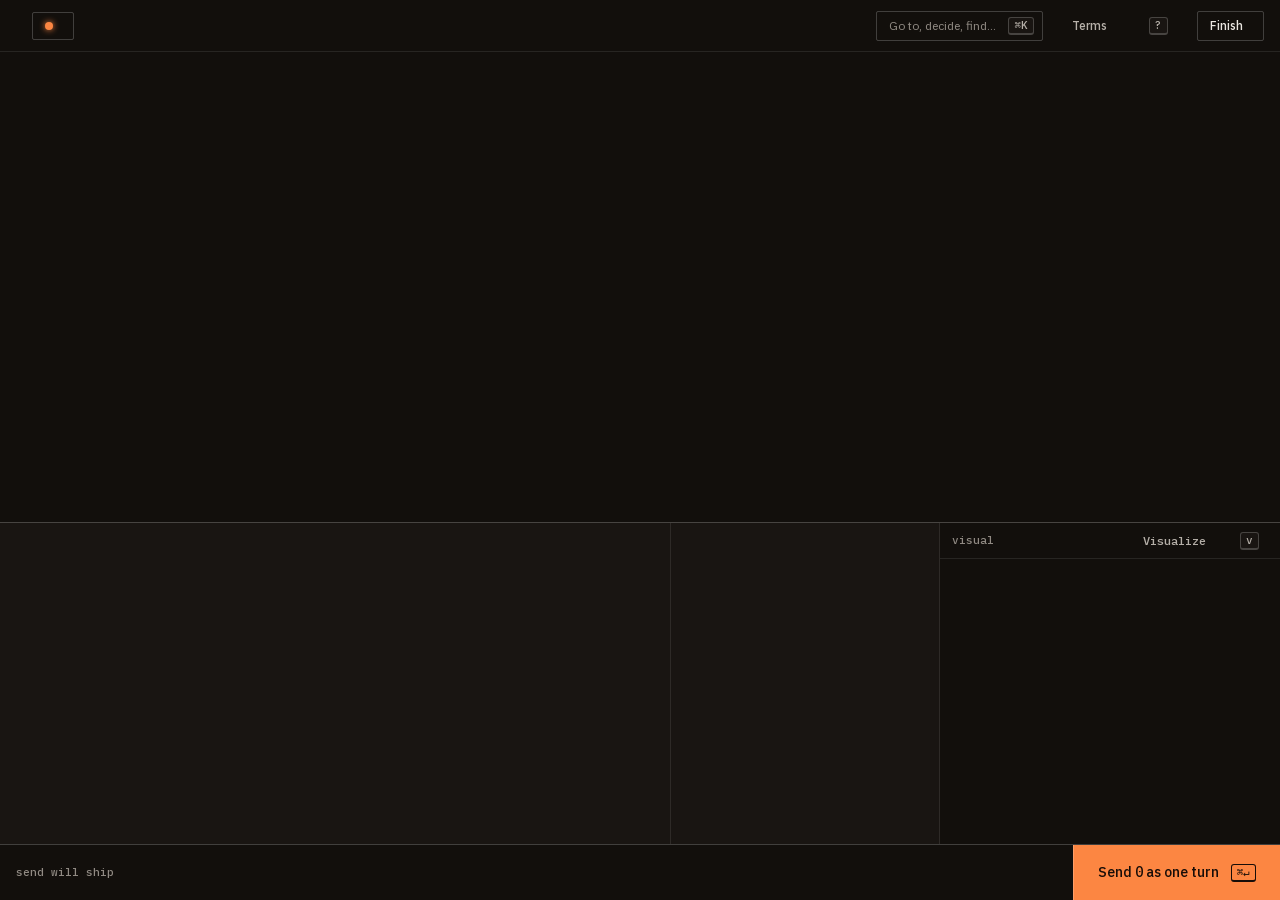
<file: design/directions/d3/direction.template.html>
<!doctype html>
<html lang="en">
<head>
<meta charset="utf-8">
<meta name="viewport" content="width=device-width, initial-scale=1">
<title>Decision graph</title>
<style>
/* Hallmark · macrostructure: Map / Diagram · tone: technical / austere · anchor hue: 45 (signal orange)
 * theme: custom (vibe: "Braun hi-fi at night, one signal lamp" · paper oklch(17% 0.006 60) · accent oklch(72% 0.17 45))
 * display: IBM Plex Sans (variable) · body: IBM Plex Sans · outlier: IBM Plex Mono (readouts, ids, statements)
 * pre-emit critique: P5 H4 E4 S5 R4 V5 · contrast: pass (40–41) · tokens: pass (48) · chrome: pass (47)
 */
@font-face { font-family: "Plex Sans"; font-style: normal; font-weight: 100 700; font-display: block;
  src: url([data-uri]) format("woff2"); }
@font-face { font-family: "Plex Mono"; font-style: normal; font-weight: 400; font-display: block;
  src: url([data-uri]) format("woff2"); }
@font-face { font-family: "Plex Mono"; font-style: normal; font-weight: 500; font-display: block;
  src: url([data-uri]) format("woff2"); }

:root {
  /* paper and ink, warm charcoal like a black Braun faceplate */
  --paper:      oklch(17% 0.007 60);
  --paper-2:    oklch(20% 0.008 60);
  --paper-3:    oklch(24% 0.009 60);
  --paper-4:    oklch(29% 0.010 60);
  --ink:        oklch(93% 0.010 80);
  --ink-2:      oklch(76% 0.012 75);
  --muted:      oklch(64% 0.012 70);
  --rule:       oklch(100% 0 0 / 0.09);
  --rule-2:     oklch(100% 0 0 / 0.20);
  --rule-3:     oklch(100% 0 0 / 0.34);
  /* the one signal colour: everything that needs my hand */
  --signal:     oklch(74% 0.165 48);
  --signal-2:   oklch(62% 0.150 48);
  --signal-dim: oklch(74% 0.165 48 / 0.16);
  --signal-ink: oklch(17% 0.02 50);
  --focus:      oklch(93% 0.010 80);
  --shadow:     0 16px 40px oklch(0% 0 0 / 0.45), 0 0 0 1px oklch(100% 0 0 / 0.08);

  --font-sans: "Plex Sans", "IBM Plex Sans", "Helvetica Neue", Arial, sans-serif;
  --font-mono: "Plex Mono", "IBM Plex Mono", ui-monospace, Menlo, monospace;

  --t-xs: 11px; --t-s: 12px; --t-m: 13px; --t-b: 14px; --t-l: 17px; --t-xl: 22px;

  --s-1: 4px; --s-2: 8px; --s-3: 12px; --s-4: 16px; --s-5: 24px; --s-6: 32px;
  --r: 2px; --r-2: 3px;

  --ease-out: cubic-bezier(0.16, 1, 0.3, 1);
  --ease-in: cubic-bezier(0.7, 0, 0.84, 0);
  --ease-io: cubic-bezier(0.65, 0, 0.35, 1);
  --dur-micro: 120ms; --dur-short: 220ms; --dur-long: 420ms;

  --deck-h: 52px; --rail-h: 56px; --bench-h: 322px;
  color-scheme: dark;
}

*, *::before, *::after { box-sizing: border-box; }
html, body { height: 100%; overflow-x: clip; }
html { -webkit-font-smoothing: antialiased; -moz-osx-font-smoothing: grayscale; }
body {
  margin: 0; background: var(--paper); color: var(--ink);
  font: 400 var(--t-b)/1.45 var(--font-sans);
  font-feature-settings: "tnum" 1, "ss02" 0;
  overflow: hidden;
}
button, input, textarea { font: inherit; color: inherit; }
button { cursor: pointer; background: none; border: 0; padding: 0; }
button:disabled { cursor: not-allowed; }
kbd {
  display: inline-grid; place-items: center; min-width: 18px; height: 18px; padding: 0 5px;
  font: 500 var(--t-xs)/1 var(--font-mono); color: var(--ink-2);
  border: 1px solid var(--rule-2); border-bottom-width: 2px; border-radius: var(--r-2); background: var(--paper-2);
  vertical-align: middle;
}
:focus { outline: none; }
:focus-visible { outline: 2px solid var(--focus); outline-offset: 2px; border-radius: inherit; }
h1, h2, h3 { margin: 0; font-weight: 500; text-wrap: balance; }
p { margin: 0; text-wrap: pretty; }
.mono { font-family: var(--font-mono); font-variant-numeric: tabular-nums; }
.sr { position: absolute; width: 1px; height: 1px; overflow: hidden; clip: rect(0 0 0 0); white-space: nowrap; }

/* ---------- frame ---------- */
.app {
  height: 100vh; display: grid; grid-template-columns: minmax(0, 1fr);
  grid-template-rows: var(--deck-h) minmax(0, 1fr) var(--bench-h) var(--rail-h);
  transition: grid-template-rows var(--dur-long) var(--ease-out);
}
.app.is-visual { --bench-h: 58vh; }

/* ---------- deck (header) ---------- */
.deck {
  display: flex; align-items: center; gap: var(--s-4); padding: 0 var(--s-4); min-width: 0;
  border-bottom: 1px solid var(--rule); background: var(--paper);
}
.deck__topic { display: flex; align-items: center; gap: var(--s-3); min-width: 0; }
.deck__topic h1 { font-size: var(--t-b); font-weight: 500; white-space: nowrap; }
.deck__doc { font-family: var(--font-mono); font-size: var(--t-s); color: var(--muted); white-space: nowrap; }
.lamp {
  display: inline-flex; align-items: center; gap: var(--s-2); font-size: var(--t-s); color: var(--ink-2); white-space: nowrap;
  padding: 0 var(--s-3); height: 28px; border: 1px solid var(--rule-2); border-radius: var(--r);
}
.lamp__dot { width: 8px; height: 8px; border-radius: 50%; background: var(--signal); box-shadow: 0 0 6px var(--signal); }
.lamp[data-state="working"] .lamp__dot { animation: blink 900ms var(--ease-io) infinite; }
.lamp[data-state="offline"] .lamp__dot { background: var(--paper-4); box-shadow: none; }
@keyframes blink { 0%, 100% { opacity: 1; } 50% { opacity: 0.25; } }

.readout { display: flex; gap: var(--s-4); margin-left: auto; font-family: var(--font-mono); font-size: var(--t-s); font-variant-numeric: tabular-nums; }
.readout span { color: var(--muted); }
.readout b { font-weight: 500; color: var(--ink); margin-left: 5px; }
.readout .is-live b { color: var(--signal); }

.pill {
  display: inline-flex; align-items: center; gap: var(--s-2); height: 30px; padding: 0 var(--s-2) 0 var(--s-3);
  border: 1px solid var(--rule-2); border-radius: var(--r); color: var(--muted); font-size: var(--t-s); white-space: nowrap;
  transition: border-color var(--dur-micro), background-color var(--dur-micro);
}
.pill:hover { background: var(--paper-2); border-color: var(--rule-3); }
.pill:active { background: var(--paper-3); }
.pill kbd { margin-left: var(--s-1); }

.btn {
  display: inline-flex; align-items: center; gap: var(--s-2); height: 30px; padding: 0 var(--s-3);
  border: 1px solid var(--rule-2); border-radius: var(--r); font-size: var(--t-s); font-weight: 500; color: var(--ink); white-space: nowrap;
  transition: background-color var(--dur-micro), border-color var(--dur-micro), scale var(--dur-micro) var(--ease-out);
}
.btn:hover { background: var(--paper-2); border-color: var(--rule-3); }
.btn:active { scale: 0.96; }
.btn:disabled { opacity: 0.5; }
.btn--quiet { border-color: transparent; color: var(--ink-2); }
.btn--quiet:hover { border-color: var(--rule-2); }

/* ---------- map ---------- */
.map { position: relative; overflow: clip; }
.map__cols { position: absolute; inset: 0; pointer-events: none; }
.map__col { position: absolute; left: 0; right: 0; border-top: 1px solid var(--rule); }
.map__col span { position: absolute; top: 50%; left: 16px; transform: translateY(-50%); font: 500 var(--t-xs)/1 var(--font-mono); color: var(--muted); letter-spacing: 0.02em; }
.map__col.is-frontier span { color: var(--signal); }
.map__col.is-frontier::after { content: ""; position: absolute; left: 0; top: 0; bottom: 0; width: 3px; background: var(--signal); opacity: 0.7; }
.map__edges { position: absolute; inset: 0; width: 100%; height: 100%; overflow: visible; }
.edge { fill: none; stroke: var(--rule-3); stroke-width: 1.25; transition: stroke var(--dur-short), opacity var(--dur-short); }
.edge.is-dim { opacity: 0.4; }
.edge.is-lineage { stroke: var(--ink); stroke-width: 2; }
.edge.is-risk { stroke: var(--signal); stroke-width: 1.5; stroke-dasharray: 5 5; }
.edge.is-risk.is-ripple { animation: travel 1.4s linear 1 both; }
@keyframes travel { from { stroke-dashoffset: 60; } to { stroke-dashoffset: 0; } }

.node {
  position: absolute; left: 0; top: 0; text-align: left; display: grid; grid-template-rows: auto auto; align-content: center;
  padding: 0 var(--s-2) 0 var(--s-3); border: 1px solid var(--rule-2); border-radius: var(--r-2); background: var(--paper);
  color: var(--ink); will-change: transform;
  transition: transform var(--dur-long) var(--ease-out), border-color var(--dur-micro), background-color var(--dur-micro), opacity var(--dur-short), box-shadow var(--dur-micro);
}
.node.is-dim { opacity: 0.5; }
.node__l1 { display: flex; align-items: baseline; gap: 6px; min-width: 0; line-height: 1.15; }
.node__id { font: 500 var(--t-xs)/1 var(--font-mono); color: var(--muted); flex: none; }
.node__title { font-size: var(--t-m); font-weight: 500; white-space: nowrap; overflow: hidden; text-overflow: ellipsis; min-width: 0; }
.node__l2 { font: 400 var(--t-xs)/1.1 var(--font-mono); color: var(--muted); white-space: nowrap; overflow: hidden; text-overflow: ellipsis; margin-top: 1px; }
.node__l2 s { text-decoration-color: var(--signal); }
.map.is-compact .node__l2 { display: none; }
.node--tall { align-content: start; padding-top: 6px; }
.node--tall .node__l1 { align-items: start; }
.node--tall .node__title { white-space: normal; display: -webkit-box; -webkit-line-clamp: 2; -webkit-box-orient: vertical; line-height: 1.25; font-size: var(--t-m); }
.node--tall .node__l2 { position: absolute; left: var(--s-3); right: var(--s-2); bottom: 6px; margin: 0; }
.node__marks { position: absolute; right: 5px; top: 4px; display: flex; gap: 3px; }
.mark { width: 7px; height: 7px; border-radius: 1px; }
.mark--durable { background: var(--ink-2); }
.mark--visual { border: 1px solid var(--muted); }
.mark--updated { background: var(--signal); border-radius: 50%; }

/* states, by shape and fill first, colour second */
.node[data-state="decided"] { background: var(--paper-3); border-color: var(--paper-4); }
.node[data-state="decided"] .node__id { color: var(--ink-2); }
.node[data-state="open"] { border-color: var(--signal); box-shadow: inset 0 0 0 1px var(--paper), 0 0 14px -4px var(--signal); }
.node[data-state="open"] .node__id { color: var(--signal); }
.node[data-state="reopened"] { border-color: var(--signal); border-style: dashed; background: var(--paper-2); }
.node[data-state="reopened"] .node__id { color: var(--signal); }
.node[data-state="deferred"] { border-style: dotted; border-color: var(--rule-3); color: var(--ink-2); }
.node[data-state="staged"] { border-color: var(--signal); background: repeating-linear-gradient(135deg, var(--signal-dim) 0 3px, transparent 3px 8px), var(--paper-2); }
.node[data-state="staged"] .node__id { color: var(--signal); }
.node[data-state="staged"] .node__l2 { color: var(--signal); }
.node[data-risk] { border-color: var(--signal-2); border-style: dashed; }
.node.is-ripple { animation: ripple 700ms var(--ease-out) 1 both; animation-delay: calc(var(--depth, 0) * 180ms); }
.node[data-risk] .node__l2 { color: var(--signal); }
@keyframes ripple { 0% { box-shadow: 0 0 0 0 var(--signal); } 100% { box-shadow: 0 0 0 10px transparent; } }
.node.is-selected { outline: 2px solid var(--ink); outline-offset: 2px; z-index: 2; }
.node:hover { border-color: var(--rule-3); }
.node[data-state="open"]:hover, .node[data-state="staged"]:hover, .node[data-state="reopened"]:hover { border-color: var(--signal); background-color: var(--paper-2); }
.node.is-committing { animation: commit var(--dur-long) var(--ease-out) 1 both; }
@keyframes commit { 0% { box-shadow: 0 0 0 2px var(--ink); } 100% { box-shadow: 0 0 0 10px transparent; } }
.node.is-linked { border-color: var(--ink-2); }

/* leader lines from visual regions to nodes */
.leaders { position: fixed; inset: 0; width: 100%; height: 100%; pointer-events: none; z-index: 5; }
.leader { fill: none; stroke: var(--ink-2); stroke-width: 1.25; stroke-dasharray: 3 4; opacity: 0.9; }
.leader--faint { opacity: 0.3; }
.leader-dot { fill: var(--ink-2); }

/* ---------- bench ---------- */
.bench {
  display: grid; grid-template-columns: minmax(0, 1.7fr) minmax(260px, 0.6fr) 392px; border-top: 1px solid var(--rule-2); min-height: 0; background: var(--paper-2);
}
.app.is-visual .bench { grid-template-columns: 1fr; }
.app.is-visual .console, .app.is-visual .thread { display: none; }
.bench > section { min-width: 0; min-height: 0; }
.console { padding: var(--s-3) var(--s-4) var(--s-3); overflow: auto; border-right: 1px solid var(--rule); display: grid; grid-template-columns: minmax(0, 1fr) minmax(0, 1fr); gap: var(--s-3) var(--s-5); align-content: start; }
.console__head { grid-column: 1 / -1; display: flex; align-items: baseline; gap: var(--s-3); flex-wrap: wrap; }
.console__head h2 { font-size: var(--t-l); font-weight: 500; line-height: 1.25; letter-spacing: -0.005em; }
.tag { font: 500 var(--t-xs)/1 var(--font-mono); color: var(--muted); padding: 4px 6px; border: 1px solid var(--rule-2); border-radius: var(--r); white-space: nowrap; }
.tag--signal { color: var(--signal); border-color: var(--signal); }
.tag--ink { color: var(--ink); border-color: var(--rule-3); }
.console__body { grid-column: 1 / -1; color: var(--ink-2); font-size: var(--t-m); max-width: 78ch; display: -webkit-box; -webkit-line-clamp: 2; -webkit-box-orient: vertical; overflow: hidden; }
.console__col { display: grid; gap: var(--s-3); align-content: start; min-width: 0; }

.rec { border: 1px solid var(--signal); border-radius: var(--r-2); padding: var(--s-2) var(--s-3); display: grid; gap: 6px; background: var(--paper); }
.rec__head { display: flex; align-items: center; gap: var(--s-2); font: 500 var(--t-xs)/1 var(--font-mono); color: var(--signal); }
.rec__text { font-size: 15px; font-weight: 500; line-height: 1.35; }
.rec__why { font-size: var(--t-s); color: var(--ink-2); }
.rec__act { display: flex; gap: var(--s-2); align-items: center; margin-top: var(--s-1); }
.rec--settled { border-color: var(--rule-3); }
.rec--settled .rec__head { color: var(--ink-2); }
.stmt { font: 500 var(--t-b)/1.35 var(--font-sans); }
.stmt .mono { color: var(--muted); font-size: var(--t-s); }

.options { display: grid; gap: var(--s-1); list-style: none; margin: 0; padding: 0; }
.opt {
  display: grid; grid-template-columns: 18px minmax(0, 1fr); gap: var(--s-2); align-items: start; width: 100%; text-align: left; padding: 4px var(--s-2);
  border: 1px solid transparent; border-radius: var(--r); font-size: var(--t-s); color: var(--ink-2);
  transition: background-color var(--dur-micro), border-color var(--dur-micro);
}
.opt:hover { background: var(--paper-3); }
.opt:active { background: var(--paper-4); }
.opt kbd { margin-top: 1px; }
.opt .k { font-family: var(--font-mono); font-weight: 500; color: var(--ink); margin-right: 4px; }
.opt.is-rec .k { color: var(--signal); }
.opt.is-chosen { border-color: var(--rule-3); color: var(--ink); background: var(--paper); }
.opt.is-staged { border-color: var(--signal); color: var(--ink); background: var(--paper); }
.opt:disabled { opacity: 0.55; }

.own { display: grid; gap: var(--s-1); }
.own label { font: 500 var(--t-xs)/1 var(--font-mono); color: var(--muted); display: flex; gap: var(--s-2); align-items: center; }
.field {
  width: 100%; min-height: 52px; resize: vertical; padding: var(--s-2) var(--s-3); background: var(--paper); color: var(--ink);
  border: 1px solid var(--rule-2); border-radius: var(--r); outline: 2px solid transparent; outline-offset: 1px; font-size: var(--t-m);
  transition: background-color var(--dur-micro);
}
.field::placeholder { color: var(--muted); }
.field:hover { background: var(--paper-3); }
.field:focus-visible { outline-color: var(--focus); }
.own__hint { font: 400 var(--t-xs)/1.3 var(--font-mono); color: var(--muted); min-height: 1lh; }

.acts { display: flex; flex-wrap: wrap; gap: var(--s-2); align-items: center; }
.act {
  display: inline-flex; align-items: center; gap: var(--s-2); height: 30px; padding: 0 var(--s-3) 0 var(--s-2); border: 1px solid var(--rule-2); border-radius: var(--r);
  font-size: var(--t-s); color: var(--ink-2); transition: background-color var(--dur-micro), border-color var(--dur-micro), scale var(--dur-micro) var(--ease-out);
}
.act:hover { background: var(--paper-3); border-color: var(--rule-3); color: var(--ink); }
.act:active { scale: 0.96; }
.act:disabled { opacity: 0.5; }
.act--signal { background: var(--signal); border-color: var(--signal); color: var(--signal-ink); font-weight: 500; }
.act--signal:hover { filter: brightness(1.07); color: var(--signal-ink); }
.act--signal kbd { color: var(--signal-ink); border-color: var(--signal-ink); background: transparent; }
.acts__spacer { flex: 1; }

/* thread */
.thread { display: grid; grid-template-rows: auto minmax(0, 1fr) auto; border-right: 1px solid var(--rule); }
.thread__head { display: flex; align-items: center; gap: var(--s-2); padding: var(--s-3) var(--s-4) var(--s-2); font: 500 var(--t-xs)/1 var(--font-mono); color: var(--muted); }
.thread__list { overflow: auto; padding: 0 var(--s-4); display: grid; gap: var(--s-2); align-content: start; }
.msg { padding: var(--s-2) 0; border-top: 1px solid var(--rule); font-size: var(--t-s); color: var(--ink-2); }
.msg:first-child { border-top: 0; }
.msg__meta { display: flex; gap: var(--s-2); font: 500 var(--t-xs)/1 var(--font-mono); color: var(--muted); margin-bottom: 4px; }
.msg__meta b { font-weight: 500; color: var(--ink-2); }
.msg--staged { border: 1px dashed var(--signal); border-radius: var(--r); padding: var(--s-2); color: var(--ink); }
.msg--staged .msg__meta b { color: var(--signal); }
.msg--sent { border: 1px solid var(--rule-2); border-radius: var(--r); padding: var(--s-2); }
.thread__empty { font-size: var(--t-s); color: var(--muted); padding: var(--s-2) 0; }
.thread__reply { padding: var(--s-2) var(--s-4) var(--s-3); display: grid; gap: var(--s-1); }
.thread__reply .field { min-height: 40px; }

/* visual */
.visual { display: grid; grid-template-rows: auto auto minmax(0, 1fr); background: var(--paper); }
.visual__head { display: flex; align-items: center; gap: var(--s-2); padding: 0 var(--s-2) 0 var(--s-3); height: 36px; white-space: nowrap; overflow: hidden; border-bottom: 1px solid var(--rule); font: 500 var(--t-xs)/1 var(--font-mono); color: var(--muted); }
.visual__head .grow { flex: 1; }
.visual__covers { color: var(--muted); }
.visual__covers b { font-weight: 500; color: var(--ink-2); }
.visual__stage { position: relative; overflow: hidden; }
.visual__stage.is-stale::after {
  content: ""; position: absolute; inset: 0; pointer-events: none;
  background: repeating-linear-gradient(135deg, transparent 0 14px, oklch(0% 0 0 / 0.22) 14px 15px);
}
.visual__stage.is-working iframe { opacity: 0.35; }
.visual__frame { position: absolute; left: 0; top: 0; border: 0; background: var(--ink); transform-origin: 0 0; transition: opacity var(--dur-short); }
.visual__stale { display: flex; gap: var(--s-2); align-items: center; padding: 0 var(--s-3); height: 30px; background: var(--paper); border-bottom: 1px solid var(--rule); font: 500 var(--t-xs)/1.3 var(--font-mono); color: var(--signal); }
.visual__stale button { margin-left: auto; }
.visual__stale[hidden] { display: none; }
.visual__working { position: absolute; inset: 0; display: grid; place-items: center; font: 500 var(--t-s)/1 var(--font-mono); color: var(--ink); pointer-events: none; }

/* ---------- rail ---------- */
.rail { display: flex; align-items: center; gap: var(--s-4); padding: 0 0 0 var(--s-4); min-width: 0; border-top: 1px solid var(--rule-2); background: var(--paper); }
.rail__label { font: 500 var(--t-xs)/1 var(--font-mono); color: var(--muted); white-space: nowrap; }
.rail__list { display: flex; gap: var(--s-2); overflow-x: auto; flex: 1; min-width: 0; scrollbar-width: none; }
.rail__list::-webkit-scrollbar { display: none; }
.chip { display: inline-flex; align-items: center; gap: var(--s-2); height: 28px; padding: 0 var(--s-2) 0 var(--s-2); border: 1px dashed var(--signal); border-radius: var(--r); font: 400 var(--t-s)/1 var(--font-mono); color: var(--ink); white-space: nowrap; }
.chip b { font-weight: 500; color: var(--signal); }
.chip button { color: var(--muted); font-family: var(--font-mono); padding: 0 2px; border-radius: var(--r); }
.chip button:hover { color: var(--ink); }
.chip i { font-style: normal; color: var(--signal-2); }
.rail__empty { font-size: var(--t-s); color: var(--muted); white-space: nowrap; }
.send {
  height: 100%; padding: 0 var(--s-5); display: inline-flex; align-items: center; gap: var(--s-3); border-left: 1px solid var(--rule-2);
  background: var(--signal); color: var(--signal-ink); font-weight: 500; font-size: var(--t-b); white-space: nowrap;
  transition: background-color var(--dur-micro), filter var(--dur-micro);
}
.send kbd { color: var(--signal-ink); border-color: var(--signal-ink); background: transparent; }
.send:hover { filter: brightness(1.06); }
.send:active { filter: brightness(0.94); }
.send:disabled { background: var(--paper-2); color: var(--muted); }
.send:disabled kbd { color: var(--muted); border-color: var(--rule-2); }
.send:focus-visible { outline-offset: -4px; }
.send__count { font-family: var(--font-mono); font-variant-numeric: tabular-nums; }

/* ---------- overlays ---------- */
.veil { position: fixed; inset: 0; z-index: 20; background: oklch(0% 0 0 / 0.45); opacity: 0; visibility: hidden; transition: opacity var(--dur-short), visibility 0s linear var(--dur-short); }
.veil.is-open { opacity: 1; visibility: visible; transition: opacity var(--dur-short), visibility 0s; }
.cmdk { position: absolute; top: 12vh; left: 50%; width: min(640px, calc(100vw - 32px)); transform: translate(-50%, -6px); background: var(--paper-2); border-radius: 4px; box-shadow: var(--shadow); overflow: hidden; transition: transform var(--dur-short) var(--ease-out); }
.veil.is-open .cmdk { transform: translate(-50%, 0); }
.cmdk__field { display: flex; align-items: center; gap: var(--s-3); padding: 0 var(--s-4); height: 48px; border-bottom: 1px solid var(--rule); }
.cmdk__field input { flex: 1; background: none; border: 0; outline: none; font-size: var(--t-b); color: var(--ink); }
.cmdk__field input::placeholder { color: var(--muted); }
.cmdk__list { max-height: 52vh; overflow: auto; padding: var(--s-2); }
.cmdk__group { font: 500 var(--t-xs)/1 var(--font-mono); color: var(--muted); padding: var(--s-2) var(--s-2) var(--s-1); }
.cmdk__item { display: grid; grid-template-columns: 44px minmax(0, 1fr) auto; gap: var(--s-3); align-items: center; width: 100%; text-align: left; padding: 7px var(--s-2); border-radius: var(--r-2); color: var(--ink-2); }
.cmdk__item .id { font: 500 var(--t-xs)/1 var(--font-mono); color: var(--muted); }
.cmdk__item .lbl { font-size: var(--t-m); color: var(--ink); white-space: nowrap; overflow: hidden; text-overflow: ellipsis; }
.cmdk__item .meta { font: 400 var(--t-xs)/1.35 var(--font-mono); color: var(--muted); white-space: nowrap; overflow: hidden; text-overflow: ellipsis; }
.cmdk__item .meta b { font-weight: 500; color: var(--signal); }
.cmdk__item .st { font: 500 var(--t-xs)/1 var(--font-mono); color: var(--muted); }
.cmdk__item.is-active { background: var(--paper-3); }
.cmdk__item.is-active .lbl { color: var(--ink); }
.cmdk__foot { display: flex; gap: var(--s-4); padding: var(--s-2) var(--s-4); border-top: 1px solid var(--rule); font: 400 var(--t-xs)/1 var(--font-mono); color: var(--muted); }
.cmdk__empty { padding: var(--s-4); font-size: var(--t-s); color: var(--muted); }

.sheet { position: fixed; top: 0; right: 0; bottom: 0; width: 420px; max-width: 100vw; z-index: 25; background: var(--paper-2); border-left: 1px solid var(--rule-2); box-shadow: var(--shadow); transform: translateX(16px); opacity: 0; visibility: hidden; transition: transform var(--dur-short) var(--ease-out), opacity var(--dur-short), visibility 0s linear var(--dur-short); overflow: auto; padding: var(--s-5) var(--s-5) var(--s-6); }
.sheet.is-open { transform: none; opacity: 1; visibility: visible; transition: transform var(--dur-short) var(--ease-out), opacity var(--dur-short), visibility 0s; }
.sheet__head { display: flex; align-items: center; justify-content: space-between; margin-bottom: var(--s-4); }
.sheet__head h2 { font-size: var(--t-l); }
.term { padding: var(--s-3) 0; border-top: 1px solid var(--rule); }
.term h3 { font-size: var(--t-b); font-weight: 500; }
.term p { font-size: var(--t-s); color: var(--ink-2); margin-top: 2px; }
.term .avoid { margin-top: var(--s-1); font: 400 var(--t-xs)/1.4 var(--font-mono); color: var(--muted); }
.term .avoid s { color: var(--ink-2); }
.keys { display: grid; grid-template-columns: auto 1fr; gap: var(--s-2) var(--s-4); align-items: center; font-size: var(--t-s); color: var(--ink-2); }
.keys .kk { display: flex; gap: 3px; }
.keys h3 { grid-column: 1 / -1; font: 500 var(--t-xs)/1 var(--font-mono); color: var(--muted); margin-top: var(--s-3); }

dialog.finish { background: var(--paper-2); color: var(--ink); border: 1px solid var(--rule-2); border-radius: 4px; padding: var(--s-5); width: min(460px, calc(100vw - 32px)); box-shadow: var(--shadow); }
dialog.finish::backdrop { background: oklch(0% 0 0 / 0.5); }
dialog.finish h2 { font-size: var(--t-l); margin-bottom: var(--s-2); }
dialog.finish p { font-size: var(--t-m); color: var(--ink-2); }
dialog.finish .row { display: flex; justify-content: flex-end; gap: var(--s-2); margin-top: var(--s-5); }

.toast { position: fixed; left: 50%; bottom: calc(var(--rail-h) + 16px); transform: translate(-50%, 8px); z-index: 30; display: flex; align-items: center; gap: var(--s-3); padding: var(--s-2) var(--s-3) var(--s-2) var(--s-4); background: var(--ink); color: var(--paper); border-radius: var(--r-2); font-size: var(--t-m); box-shadow: var(--shadow); opacity: 0; visibility: hidden; transition: opacity var(--dur-short), transform var(--dur-short) var(--ease-out), visibility var(--dur-short); }
.toast.is-open { opacity: 1; visibility: visible; transform: translate(-50%, 0); }
.toast button { font-weight: 500; color: var(--paper); text-decoration: underline; text-underline-offset: 2px; padding: 2px 4px; border-radius: var(--r); }
.toast button:focus-visible { outline-color: var(--paper); }

@media (max-width: 1300px) {
  .bench { grid-template-columns: minmax(0, 1.5fr) minmax(240px, 0.6fr) 340px; }
  .readout { gap: var(--s-3); }
  .deck__doc { display: none; }
}
@media (max-height: 820px) { :root { --bench-h: 292px; } .console__body { display: none; } .rec__text { font-size: var(--t-b); } .own__hint { display: none; } .field { min-height: 44px; } .console { row-gap: var(--s-2); } }

@media (prefers-reduced-motion: reduce) {
  *, *::before, *::after { animation-duration: 1ms !important; animation-iteration-count: 1 !important; transition-duration: 1ms !important; }
  .lamp[data-state="working"] .lamp__dot { opacity: 0.5; }
  .edge.is-risk { animation: none; }
}
</style>
</head>
<body>
<div class="app" id="app">
  <header class="deck" role="banner">
    <div class="deck__topic">
      <h1 id="topic"></h1>
      <span class="deck__doc" id="doc"></span>
    </div>
    <span class="lamp" id="lamp" data-state="waiting" role="status" aria-live="polite"><span class="lamp__dot" aria-hidden="true"></span><span id="lamp-text"></span></span>
    <div class="readout" id="readout" aria-live="polite" aria-label="Question counts"></div>
    <button class="pill" id="pill" type="button" aria-label="Command palette">Go to, decide, find… <kbd>⌘K</kbd></button>
    <button class="btn btn--quiet" id="terms-btn" type="button">Terms</button>
    <button class="btn btn--quiet" id="help-btn" type="button" aria-label="Keyboard cheatsheet"><kbd>?</kbd></button>
    <button class="btn" id="finish-btn" type="button">Finish <span class="mono" id="finish-doc" style="color:var(--muted)"></span></button>
  </header>

  <main class="map" id="map" aria-label="Decision graph: rounds are columns, dependencies are edges">
    <div class="map__cols" id="cols" aria-hidden="true"></div>
    <svg class="map__edges" id="edges" aria-hidden="true"></svg>
    <div id="nodes"></div>
  </main>

  <div class="bench">
    <section class="console" id="console" aria-label="Selected question"></section>
    <section class="thread" id="thread" aria-label="Thread"></section>
    <section class="visual" id="visual" aria-label="Visual prototype">
      <div class="visual__head">
        <span id="visual-title">visual</span>
        <span class="visual__covers" id="visual-covers" hidden></span>
        <span class="grow"></span>
        <button class="btn btn--quiet" id="visualize-btn" type="button" style="height:26px">Visualize</button>
        <button class="btn btn--quiet" id="expand-btn" type="button" style="height:26px" aria-pressed="false" aria-label="Expand the visual"><kbd>v</kbd></button>
      </div>
      <div class="visual__stale" id="stale" hidden></div>
      <div class="visual__stage" id="stage">
        <iframe class="visual__frame" id="frame" sandbox="allow-scripts" title="Agent-drawn visual prototype"></iframe>
        <div class="visual__working" id="visual-working" hidden>redrawing…</div>
      </div>
    </section>
  </div>

  <footer class="rail">
    <span class="rail__label">send will ship</span>
    <div class="rail__list" id="rail-list"></div>
    <button class="send" id="send-btn" type="button"><span>Send <span class="send__count" id="send-count">0</span> as one turn</span><kbd>⌘↵</kbd></button>
  </footer>
</div>

<svg class="leaders" id="leaders" aria-hidden="true"></svg>

<div class="veil" id="cmdk-veil">
  <div class="cmdk" role="dialog" aria-modal="true" aria-label="Command palette">
    <div class="cmdk__field"><input id="cmdk-input" type="text" autocomplete="off" spellcheck="false" placeholder="Go to Q2 · what did we decide on transport · defer q24 · accept rec on all open"><kbd>esc</kbd></div>
    <div class="cmdk__list" id="cmdk-list" role="listbox"></div>
    <div class="cmdk__foot"><span>↑↓ move</span><span>↵ run</span><span>type a question id, a title, or a verb</span></div>
  </div>
</div>

<aside class="sheet" id="terms" aria-label="Terms glossary">
  <div class="sheet__head"><h2>Terms</h2><button class="btn btn--quiet" type="button" data-close>Close <kbd>esc</kbd></button></div>
  <p style="font-size:var(--t-s);color:var(--muted);margin-bottom:var(--s-2)">Settled vocabulary. Each term names the words to avoid.</p>
  <div id="terms-list"></div>
</aside>

<aside class="sheet" id="cheat" aria-label="Keyboard cheatsheet">
  <div class="sheet__head"><h2>Keys</h2><button class="btn btn--quiet" type="button" data-close>Close <kbd>esc</kbd></button></div>
  <div class="keys">
    <h3>move</h3>
    <span class="kk"><kbd>j</kbd><kbd>k</kbd></span><span>next / previous question on the map</span>
    <span class="kk"><kbd>⌘K</kbd></span><span>palette: go to, find a decision, run any action</span>
    <span class="kk"><kbd>v</kbd></span><span>expand or dock the visual</span>
    <h3>answer</h3>
    <span class="kk"><kbd>a</kbd></span><span>accept the recommendation</span>
    <span class="kk"><kbd>1</kbd><kbd>2</kbd><kbd>3</kbd><kbd>4</kbd></span><span>pick an option</span>
    <span class="kk"><kbd>f</kbd></span><span>answer or push back in your words</span>
    <span class="kk"><kbd>r</kbd></span><span>reply in the thread</span>
    <span class="kk"><kbd>d</kbd><kbd>o</kbd></span><span>defer / reopen</span>
    <span class="kk"><kbd>e</kbd></span><span>explore deeper (sends at once, with undo)</span>
    <span class="kk"><kbd>u</kbd></span><span>unstage</span>
    <h3>ship</h3>
    <span class="kk"><kbd>⌘↵</kbd></span><span>send everything staged as one turn</span>
    <span class="kk"><kbd>esc</kbd></span><span>close, or leave a field</span>
    <span class="kk"><kbd>?</kbd></span><span>this sheet</span>
  </div>
</aside>

<dialog class="finish" id="finish">
  <h2>Write the design doc?</h2>
  <p id="finish-text"></p>
  <div class="row"><button class="btn" type="button" data-close>Not yet</button><button class="btn" type="button" id="finish-go" style="border-color:var(--signal);color:var(--signal)">Finish and write</button></div>
</dialog>

<div class="toast" id="toast" role="status" aria-live="polite"><span id="toast-text"></span><button type="button" id="toast-undo" hidden>Undo</button></div>

<script>/*__DATA__*/</script>
<script>
(() => {
"use strict";
const $ = (s, r = document) => r.querySelector(s);
const el = (tag, cls, html) => { const e = document.createElement(tag); if (cls) e.className = cls; if (html != null) e.innerHTML = html; return e; };
const esc = (s) => String(s).replace(/[&<>"]/g, (c) => ({ "&": "&amp;", "<": "&lt;", ">": "&gt;", '"': "&quot;" }[c]));
const reduced = matchMedia("(prefers-reduced-motion: reduce)").matches;

/* ---------- data ---------- */
const Q = SESSION.questions;
const byId = Object.fromEntries(Q.map((q) => [q.id, q]));
const children = {}; Q.forEach((q) => { children[q.id] = []; }); Q.forEach((q) => q.deps.forEach((d) => children[d] && children[d].push(q.id)));
const num = (id) => id.replace(/^q/, "Q");
const coveredIds = [...new Set([...VISUAL_HTML.matchAll(/data-q="(q\d+)"/g)].map((m) => m[1]))];

/* staged work: id -> { answer?: {kind, option?, text?}, reply?: string } */
const staged = new Map();
let selected = null;
let hovered = null;
let agent = { status: SESSION.agent.status, listening: true, handled: SESSION.agent.handled };
const visual = { ...SESSION.visual };
let regions = [];
let layoutInfo = null;
let focusMoving = false;
let riskPreview = null;
let sentActions = 0;

const descendants = (id, acc = new Map(), depth = 1) => { for (const c of children[id]) { if (!acc.has(c)) { acc.set(c, depth); descendants(c, acc, depth + 1); } } return acc; };
const ancestors = (id, acc = new Set()) => { for (const d of byId[id].deps) { if (!acc.has(d)) { acc.add(d); ancestors(d, acc); } } return acc; };

const optionOf = (q, k) => q.options.find((o) => o.k === k);
const clip = (s, n = 44) => { s = String(s).replace(/^(Yes[,:]?|Simpler:|Both:)\s*/i, ""); const first = s.split(/(?<=[.;:])\s/)[0].replace(/[.;:]$/, ""); if (first.length <= n) return first; const cut = first.slice(0, n); return cut.slice(0, cut.lastIndexOf(" ") > 20 ? cut.lastIndexOf(" ") : n) + "…"; };
const answerStatement = (q, a = q.answer) => { if (!a) return ""; if (a.kind === "text") return clip(a.text); const o = optionOf(q, a.option); return `${a.option} · ${o ? clip(o.text) : ""}`; };
const fullStatement = (q) => { const a = q.answer; if (!a) return ""; if (a.kind === "text") return a.text; const o = optionOf(q, a.option); return o ? o.text : a.option; };

const stateOf = (q) => { const s = staged.get(q.id); if (s && s.answer) return "staged"; if (q.status === "answered") return "decided"; return q.status; };
const isFrontier = (q) => q.status === "open" || q.status === "reopened";
const riskSources = () => { const src = new Set(Q.filter((q) => q.status === "reopened").map((q) => q.id)); for (const [id, s] of staged) if (s.answer && s.answer.kind === "reopen") src.add(id); if (riskPreview) src.add(riskPreview); return src; };
const riskMap = () => { const m = new Map(); for (const id of riskSources()) for (const [d, depth] of descendants(id)) if (!m.has(d) || m.get(d) > depth) m.set(d, depth); return m; };
let lastRisk = new Set();
const stagedLabel = (a) => a.kind === "accept" ? `accept ${a.option}` : a.kind === "option" ? `pick ${a.option}` : a.kind === "text" ? "your words" : a.kind === "defer" ? "defer" : a.kind === "reopen" ? "reopen" : a.kind;
const actionCount = () => { let n = 0; for (const s of staged.values()) { if (s.answer) n++; if (s.reply) n++; } return n; };
const time = (iso) => iso.slice(11, 16);

/* ---------- deck ---------- */
$("#topic").textContent = SESSION.topic;
$("#doc").textContent = `→ ${SESSION.doc}`;
$("#finish-doc").textContent = `→ ${SESSION.doc}`;
function renderLamp() {
  const lamp = $("#lamp");
  const state = !agent.listening ? "offline" : agent.status === "working" ? "working" : "waiting";
  lamp.dataset.state = state;
  $("#lamp-text").textContent = state === "offline" ? "no agent listening: requests queue" : state === "working" ? "agent working…" : `waiting for you · ${agent.handled} turns handled`;
}
function renderReadout() {
  const c = { open: 0, staged: actionCount(), decided: 0, deferred: 0, reopened: 0 };
  for (const q of Q) { const st = stateOf(q); if (st === "staged") continue; if (st === "open") c.open++; else if (st === "decided") c.decided++; else if (st === "deferred") c.deferred++; else if (st === "reopened") c.reopened++; }
  $("#readout").innerHTML = [["open", c.open], ["reopened", c.reopened], ["staged", c.staged], ["decided", c.decided], ["deferred", c.deferred]]
    .map(([k, v]) => `<span class="${k === "staged" && v ? "is-live" : ""}">${k}<b>${v}</b></span>`).join("");
}

/* ---------- map layout ---------- */
const mapEl = $("#map"), nodesEl = $("#nodes"), edgesEl = $("#edges"), colsEl = $("#cols");
const rounds = [...new Set(Q.map((q) => q.round))].sort((a, b) => a - b);
const order = []; // reading order after layout

function computeLayout() {
  const W = mapEl.clientWidth, H = mapEl.clientHeight;
  const gutter = 76, padR = 16, top = 12, bottom = 12, gap = 14;
  const pos = {};
  order.length = 0;
  const frontierRound = Math.max(...Q.filter((q) => q.status === "open").map((q) => q.round));
  const weights = rounds.map((r) => (r === frontierRound ? 1.9 : 1));
  const unit = (H - top - bottom) / weights.reduce((a, b) => a + b, 0);
  const rowTops = []; let acc = top; rounds.forEach((r, i) => { rowTops.push(acc); acc += weights[i] * unit; });
  const rowPitch = unit;
  const hBase = Math.max(26, Math.min(42, Math.floor(unit - 7)));
  const left = gutter, right = W - padR, span = right - left;
  rounds.forEach((r, ri) => {
    const nodes = Q.filter((q) => q.round === r);
    const pitch = weights[ri] * unit;
    const h = r === frontierRound ? Math.max(hBase, Math.min(76, Math.floor(pitch - 14))) : hBase;
    const y = Math.round(rowTops[ri] + (pitch - h) / 2);
    const w = Math.floor(Math.max(110, Math.min(300, (span - gap * (nodes.length - 1)) / nodes.length)));
    const memo = {};
    const baryOf = (q) => {
      if (memo[q.id] != null) return memo[q.id];
      const ps = q.deps.map((d) => pos[d] ? pos[d].cx : (byId[d] && byId[d].round === r ? baryOf(byId[d]) + 0.01 : null)).filter((v) => v != null);
      return (memo[q.id] = ps.length ? ps.reduce((s, v) => s + v, 0) / ps.length : left + span / 2);
    };
    const items = nodes.map((q, i) => ({ q, b: baryOf(q), i })).sort((a, b) => a.b - b.b || a.i - b.i);
    const xs = items.map((o) => o.b - w / 2);
    for (let i = 1; i < xs.length; i++) xs[i] = Math.max(xs[i], xs[i - 1] + w + gap);
    const meanB = items.reduce((s, o) => s + o.b, 0) / items.length;
    const meanX = xs.reduce((s, x) => s + x + w / 2, 0) / xs.length;
    const shift = meanB - meanX;
    for (let i = 0; i < xs.length; i++) xs[i] += shift;
    const over = xs[xs.length - 1] + w - right;
    if (over > 0) for (let i = 0; i < xs.length; i++) xs[i] -= over;
    if (xs[0] < left) { xs[0] = left; for (let i = 1; i < xs.length; i++) xs[i] = Math.max(xs[i], xs[i - 1] + w + gap); }
    items.forEach((o, i) => { const x = Math.round(xs[i]); pos[o.q.id] = { x, y, w, h, cx: x + w / 2, row: ri, tall: h >= 60 }; order.push(o.q.id); });
  });
  return { pos, rowTops, rowHeights: weights.map((w) => w * unit), frontierRound, top, gutter, h: hBase, compact: hBase < 30, W, H };
}

function buildMap() {
  colsEl.innerHTML = ""; nodesEl.innerHTML = ""; edgesEl.innerHTML = "";
  rounds.forEach((r) => { const c = el("div", "map__col"); c.dataset.round = r; c.innerHTML = `<span>round ${r}</span>`; colsEl.appendChild(c); });
  for (const q of Q) {
    const b = el("button", "node"); b.type = "button"; b.dataset.id = q.id; b.setAttribute("aria-label", `${num(q.id)} ${q.title}`);
    b.addEventListener("click", () => select(q.id, { focus: false }));
    b.addEventListener("mouseenter", () => setHover(q.id));
    b.addEventListener("mouseleave", () => setHover(null));
    b.addEventListener("focus", () => setHover(q.id));
    b.addEventListener("blur", () => setHover(null));
    nodesEl.appendChild(b);
    for (const d of q.deps) { const p = document.createElementNS("http://www.w3.org/2000/svg", "path"); p.classList.add("edge"); p.dataset.from = d; p.dataset.to = q.id; edgesEl.appendChild(p); }
  }
}

function placeMap() {
  layoutInfo = computeLayout();
  const { pos, rowTops, rowHeights, compact, frontierRound } = layoutInfo;
  mapEl.classList.toggle("is-compact", compact);
  const frontierRounds = new Set(Q.filter(isFrontier).map((q) => q.round));
  colsEl.querySelectorAll(".map__col").forEach((c, i) => { c.style.top = `${rowTops[i]}px`; c.style.height = `${rowHeights[i]}px`; c.classList.toggle("is-frontier", frontierRounds.has(rounds[i])); c.querySelector("span").textContent = `round ${rounds[i]}`; });
  nodesEl.querySelectorAll(".node").forEach((n) => { const p = pos[n.dataset.id]; n.style.width = `${p.w}px`; n.style.height = `${p.h}px`; n.style.transform = `translate(${p.x}px, ${p.y}px)`; n.classList.toggle("node--tall", !!p.tall); });
  edgesEl.querySelectorAll(".edge").forEach((e) => {
    const a = pos[e.dataset.from], b = pos[e.dataset.to];
    if (a.row === b.row) { const y = a.y + a.h / 2; const x1 = a.x < b.x ? a.x + a.w : a.x, x2 = a.x < b.x ? b.x : b.x + b.w; e.setAttribute("d", `M${x1},${y} L${x2},${y}`); return; }
    const x1 = a.cx, y1 = a.y + a.h, x2 = b.cx, y2 = b.y, dy = Math.max(10, (y2 - y1) * 0.6);
    e.setAttribute("d", `M${x1},${y1} C${x1},${y1 + dy} ${x2},${y2 - dy} ${x2},${y2}`);
  });
  drawLeaders();
}

function renderNodes() {
  const risk = riskMap();
  const lineage = hovered || selected;
  const rel = lineage ? new Set([lineage, ...ancestors(lineage), ...descendants(lineage).keys()]) : null;
  nodesEl.querySelectorAll(".node").forEach((n) => {
    const q = byId[n.dataset.id], st = stateOf(q), s = staged.get(q.id);
    n.dataset.state = st;
    if (risk.has(q.id) && !(s && s.answer)) { n.dataset.risk = "1"; n.style.setProperty("--depth", risk.get(q.id)); if (!lastRisk.has(q.id)) { n.classList.remove("is-ripple"); void n.offsetWidth; n.classList.add("is-ripple"); } } else { delete n.dataset.risk; n.style.removeProperty("--depth"); n.classList.remove("is-ripple"); }
    n.title = `${num(q.id)} ${q.title}${q.answer ? " — " + fullStatement(q) : ""}`;
    n.classList.toggle("is-selected", q.id === selected);
    n.classList.toggle("is-dim", !!rel && !rel.has(q.id) && !!hovered);
    n.classList.toggle("is-linked", coveredIds.includes(q.id) && (hovered === q.id));
    let l2;
    if (st === "staged") l2 = `→ ${stagedLabel(s.answer)}${s.answer.kind === "reopen" ? " · was " + esc(answerStatement(q)) : ""}`;
    else if (st === "decided") l2 = esc(answerStatement(q));
    else if (st === "reopened") l2 = `reopened · <s>${esc(answerStatement(q))}</s>`;
    else if (st === "deferred") l2 = `deferred · rec ${q.rec.option}`;
    else l2 = `open · rec ${q.rec.option}${q.updated ? " · updated" : ""}`;
    if (risk.has(q.id) && !(s && s.answer)) { const src = [...riskSources()].filter((r) => descendants(r).has(q.id)).map(num).join(" "); l2 = `at risk · ${src} reopened · ${l2}`; }
    const marks = [q.durable ? '<i class="mark mark--durable" title="durable decision"></i>' : "", q.updated ? '<i class="mark mark--updated" title="recommendation updated"></i>' : "", coveredIds.includes(q.id) ? '<i class="mark mark--visual" title="drawn in the visual"></i>' : "", s && s.reply ? '<i class="mark mark--updated" title="reply staged" style="border-radius:1px"></i>' : ""].join("");
    n.innerHTML = `<span class="node__l1"><span class="node__id">${num(q.id)}</span><span class="node__title">${esc(q.title)}</span></span><span class="node__l2">${l2}</span><span class="node__marks">${marks}</span>`;
  });
  lastRisk = new Set(risk.keys());
  const riskEdges = new Set(risk.keys());
  edgesEl.querySelectorAll(".edge").forEach((e) => {
    const inLineage = rel && rel.has(e.dataset.from) && rel.has(e.dataset.to);
    e.classList.toggle("is-lineage", !!inLineage);
    e.classList.toggle("is-dim", !!rel && !inLineage && !riskEdges.has(e.dataset.to));
    const nowRisk = riskEdges.has(e.dataset.to);
    if (nowRisk && !e.classList.contains("is-risk")) { e.classList.add("is-ripple"); } else if (!nowRisk) e.classList.remove("is-ripple");
    e.classList.toggle("is-risk", nowRisk);
  });
}

function setHover(id) { hovered = id; renderNodes(); postHighlight(); drawLeaders(); }

/* ---------- selection and console ---------- */
function select(id, { focus = true, scroll = true } = {}) {
  selected = id;
  renderNodes(); renderConsole(); renderThread(); drawLeaders(); postHighlight();
  if (focus) { const n = nodesEl.querySelector(`.node[data-id="${id}"]`); if (n) { focusMoving = true; n.focus({ preventScroll: true }); requestAnimationFrame(() => (focusMoving = false)); } }
}
const nextOpenAfter = (id) => { const i = order.indexOf(id); for (let k = 1; k <= order.length; k++) { const c = byId[order[(i + k) % order.length]]; if (isFrontier(c) && !(staged.get(c.id) || {}).answer) return c.id; } return null; };

function renderConsole() {
  const c = $("#console"); const q = byId[selected];
  if (!q) { c.innerHTML = '<p class="console__body">Select a question on the map.</p>'; return; }
  const st = stateOf(q), s = staged.get(q.id) || {};
  const tags = [`<span class="tag">round ${q.round}</span>`];
  tags.push(st === "open" ? '<span class="tag tag--signal">open</span>' : st === "staged" ? `<span class="tag tag--signal">staged · ${esc(stagedLabel(s.answer))}</span>` : st === "reopened" ? '<span class="tag tag--signal">reopened · not settled</span>' : st === "deferred" ? '<span class="tag">deferred</span>' : '<span class="tag tag--ink">decided</span>');
  if (q.durable) tags.push('<span class="tag tag--ink">durable</span>');
  if (q.updated) tags.push('<span class="tag tag--signal">rec updated</span>');
  if (q.deps.length) tags.push(`<span class="tag">after ${q.deps.map(num).join(" ")}</span>`);
  if (children[q.id].length) tags.push(`<span class="tag">unlocks ${children[q.id].map(num).join(" ")}</span>`);
  if (coveredIds.includes(q.id)) tags.push('<span class="tag">in visual</span>');

  const rec = optionOf(q, q.rec.option);
  const reopenNote = q.status === "reopened" ? q.thread.filter((m) => /^Reopened/.test(m.text)).slice(-1)[0] : null;

  let lead;
  if (st === "decided" || (st === "staged" && s.answer.kind === "reopen") || st === "deferred") {
    const kind = q.answer ? (q.answer.kind === "accept" ? "accepted the recommendation" : q.answer.kind === "option" ? `picked ${q.answer.option} over rec ${q.rec.option}` : "in your words") : `deferred · rec was ${q.rec.option}`;
    lead = `<div class="rec rec--settled"><div class="rec__head">${st === "deferred" ? "deferred" : "decided"} · ${esc(kind)}</div>
      <div class="stmt">${esc(q.title)}: ${q.answer ? esc(fullStatement(q)) : "not now"}</div>
      ${q.answer && q.answer.kind === "text" && rec ? `<div class="rec__why">Agent had recommended ${q.rec.option}: ${esc(rec.text)}</div>` : `<div class="rec__why">${esc(q.rec.why)}</div>`}
      ${st === "staged" ? `<div class="rec__act"><span class="tag tag--signal">reopen staged</span><span class="rec__why">On Send this goes back to the frontier${descendants(q.id).size ? `; ${[...descendants(q.id).keys()].map(num).join(", ")} at risk` : ""}.</span></div>` : ""}
    </div>`;
  } else {
    lead = `<div class="rec"><div class="rec__head">recommended · ${q.rec.option}${q.updated ? " · updated since you last saw it" : ""}${q.status === "reopened" ? " · reopened" : ""}</div>
      <div class="rec__text">${esc(rec ? rec.text : q.rec.option)}</div>
      <div class="rec__why">${esc(q.rec.why)}</div>
      ${reopenNote ? `<div class="rec__why" style="color:var(--signal)">${esc(reopenNote.text)}</div>` : ""}
      ${q.status === "reopened" && q.answer ? `<div class="rec__why">Previously: <s>${esc(fullStatement(q))}</s></div>` : ""}
      <div class="rec__act"><button class="act act--signal" type="button" data-act="accept"><kbd>a</kbd> Accept ${q.rec.option}</button>${st === "staged" ? `<span class="tag tag--signal">staged · ${esc(stagedLabel(s.answer))}</span>` : ""}</div>
    </div>`;
  }

  const settled = st === "decided" || st === "deferred" || (st === "staged" && s.answer.kind === "reopen");
  const opts = `<ol class="options" aria-label="Options">${q.options.map((o, i) => {
    const chosen = q.answer && q.answer.option === o.k && settled; const isStaged = s.answer && s.answer.option === o.k && !settled;
    return `<li><button class="opt ${o.k === q.rec.option ? "is-rec" : ""} ${chosen ? "is-chosen" : ""} ${isStaged ? "is-staged" : ""}" type="button" data-act="option" data-k="${o.k}" ${settled ? "disabled" : ""}><kbd>${i + 1}</kbd><span><span class="k">${o.k}</span>${esc(o.text)}</span></button></li>`;
  }).join("")}</ol>`;

  const own = settled ? `<div class="own"><label>${st === "deferred" ? "to pick it back up, reopen it" : "to change this, reopen it"} <kbd>o</kbd></label><p class="own__hint">Reopening sends it back to the frontier${descendants(q.id).size ? ` and puts ${[...descendants(q.id).keys()].map(num).join(", ")} at risk` : ""}. Hover Reopen to see the ripple.</p></div>`
    : `<div class="own"><label for="own-field">answer or push back in your words <kbd>f</kbd></label><textarea class="field" id="own-field" rows="2" placeholder="Your answer, or why the recommendation is wrong…">${s.answer && s.answer.kind === "text" ? esc(s.answer.text) : ""}</textarea><div class="own__hint">↵ stages it · shift ↵ for a new line</div></div>`;

  const acts = `<div class="acts">
    ${!settled ? `<button class="act" type="button" data-act="defer"><kbd>d</kbd> Defer</button>` : `<button class="act" type="button" data-act="reopen" id="reopen-btn"><kbd>o</kbd> Reopen</button>`}
    <button class="act" type="button" data-act="explore"><kbd>e</kbd> Explore deeper</button>
    <button class="act" type="button" data-act="reply"><kbd>r</kbd> Reply in thread</button>
    <span class="acts__spacer"></span>
    ${s.answer || s.reply ? `<button class="act" type="button" data-act="unstage"><kbd>u</kbd> Unstage</button>` : ""}
    ${!settled ? '<button class="act" type="button" data-act="next"><kbd>j</kbd> Skip</button>' : ""}
  </div>`;

  c.innerHTML = `<div class="console__head"><span class="tag tag--ink mono" style="font-size:12px">${num(q.id)}</span><h2>${esc(q.title)}</h2>${tags.join("")}</div>
    <p class="console__body">${esc(q.body)}</p><div class="console__col">${lead}${own}</div><div class="console__col">${opts}${acts}</div>`;
  c.querySelectorAll("[data-act]").forEach((b) => b.addEventListener("click", () => act(b.dataset.act, b.dataset.k)));
  const rb = $("#reopen-btn"); if (rb) { const on = () => { riskPreview = q.id; renderNodes(); }; const off = () => { riskPreview = null; renderNodes(); }; rb.addEventListener("mouseenter", on); rb.addEventListener("mouseleave", off); rb.addEventListener("focus", on); rb.addEventListener("blur", off); }
  const f = $("#own-field"); if (f) f.addEventListener("keydown", (e) => { if (e.key === "Enter" && !e.shiftKey && !e.metaKey && !e.ctrlKey && !e.isComposing) { e.preventDefault(); const t = f.value.trim(); if (t) stage(q.id, { kind: "text", text: t }); } });
}

function renderThread() {
  const t = $("#thread"); const q = byId[selected]; if (!q) { t.innerHTML = ""; return; }
  const s = staged.get(q.id) || {};
  const msgs = q.thread.map((m) => `<div class="msg ${m.sent ? "msg--sent" : ""}"><div class="msg__meta"><b>${m.who === "user" ? "you" : "agent"}</b><span>${time(m.at)}</span>${m.sent ? "<span>sent now</span>" : ""}</div>${esc(m.text)}</div>`).join("");
  const stagedMsgs = [s.answer && s.answer.kind === "text" ? `<div class="msg msg--staged"><div class="msg__meta"><b>you · staged, not sent</b></div>${esc(s.answer.text)}</div>` : "", s.reply ? `<div class="msg msg--staged"><div class="msg__meta"><b>you · staged reply</b></div>${esc(s.reply)}</div>` : ""].join("");
  t.innerHTML = `<div class="thread__head">thread · ${num(q.id)} <span style="margin-left:auto">${q.thread.length ? q.thread.length + " message" + (q.thread.length > 1 ? "s" : "") : ""}</span></div>
    <div class="thread__list" id="thread-list">${msgs || stagedMsgs ? msgs + stagedMsgs : '<p class="thread__empty">No discussion yet on this question.</p>'}</div>
    <div class="thread__reply"><textarea class="field" id="reply-field" rows="1" placeholder="Reply in thread… (r)" aria-label="Reply in thread"></textarea></div>`;
  const list = $("#thread-list"); list.scrollTop = list.scrollHeight;
  $("#reply-field").addEventListener("keydown", (e) => { if (e.key === "Enter" && !e.shiftKey && !e.metaKey && !e.ctrlKey && !e.isComposing) { e.preventDefault(); const v = e.target.value.trim(); if (v) { const cur = staged.get(q.id) || {}; cur.reply = v; staged.set(q.id, cur); refresh(); } } });
}

/* ---------- actions ---------- */
function stage(id, answer) {
  const cur = staged.get(id) || {}; cur.answer = answer; staged.set(id, cur);
  refresh();
  const nxt = nextOpenAfter(id);
  if (nxt) select(nxt); else { select(id); toast("Round clear. ⌘↵ sends it as one turn."); }
}
function act(kind, k) {
  const q = byId[selected]; if (!q) return;
  const st = stateOf(q), s = staged.get(q.id) || {};
  const settled = st === "decided" || st === "deferred" || (st === "staged" && s.answer && s.answer.kind === "reopen");
  switch (kind) {
    case "accept": if (settled) return; stage(q.id, { kind: "accept", option: q.rec.option }); break;
    case "option": { if (settled) return; const o = optionOf(q, k); if (o) stage(q.id, { kind: "option", option: o.k }); break; }
    case "defer": if (settled) return; stage(q.id, { kind: "defer" }); break;
    case "reopen": if (!settled || (s.answer && s.answer.kind === "reopen")) return; riskPreview = null; stage(q.id, { kind: "reopen" }); break;
    case "unstage": staged.delete(q.id); refresh(); select(q.id); break;
    case "next": { const n = nextOpenAfter(q.id); if (n) select(n); break; }
    case "reply": focusField("#reply-field"); break;
    case "free": focusField("#own-field"); break;
    case "explore": explore(q); break;
  }
}
function focusField(sel) { const f = $(sel); if (!f) return; focusMoving = true; f.focus({ preventScroll: true }); requestAnimationFrame(() => (focusMoving = false)); }
function explore(q) {
  const m = { who: "user", text: `Explore ${num(q.id)} deeper: what are we not seeing?`, at: new Date().toISOString(), sent: true };
  q.thread.push(m); work(); renderThread(); renderNodes();
  toast(`Sent “explore ${num(q.id)} deeper” as its own turn.`, { undo: () => { const i = q.thread.indexOf(m); if (i >= 0) q.thread.splice(i, 1); renderThread(); } });
}
function work(ms = 2000) { agent.status = "working"; renderLamp(); renderSend(); clearTimeout(work.t); work.t = setTimeout(() => { agent.status = "waiting"; renderLamp(); renderSend(); }, ms); }

function send() {
  const n = actionCount(); if (!n || agent.status === "working") return;
  const committed = [];
  for (const [id, s] of staged) {
    const q = byId[id];
    if (s.reply) q.thread.push({ who: "user", text: s.reply, at: new Date().toISOString() });
    if (s.answer) {
      const a = s.answer;
      if (a.kind === "defer") { q.status = "deferred"; q.answer = null; }
      else if (a.kind === "reopen") { q.status = "reopened"; q.thread.push({ who: "user", text: `Reopened: I want to revisit this${descendants(id).size ? `; ${[...descendants(id).keys()].map(num).join(", ")} may need another look` : ""}.`, at: new Date().toISOString() }); }
      else { q.status = "answered"; q.answer = a.kind === "text" ? { kind: "text", text: a.text } : { kind: a.kind, option: a.option }; if (coveredIds.includes(id) && q.answer.option !== (SESSION.questions.find((x) => x.id === id) || {}).option) visual.stale = true; }
      if (a.kind === "reopen" && coveredIds.some((c) => c === id || descendants(id).has(c))) { visual.stale = true; visual.note = `stale since ${num(id)} was reopened`; }
    }
    committed.push(id);
  }
  staged.clear(); sentActions += n; agent.handled += 1;
  refresh(); renderVisualHead();
  if (!agent.listening) toast(`Queued ${n} action${n > 1 ? "s" : ""} as one turn. No agent is listening; it ships when one does.`);
  else { toast(`Sent ${n} action${n > 1 ? "s" : ""} as one turn`); work(); }
  committed.forEach((id) => { const nEl = nodesEl.querySelector(`.node[data-id="${id}"]`); nEl.classList.remove("is-committing"); void nEl.offsetWidth; nEl.classList.add("is-committing"); });
  const nxt = nextOpenAfter(selected); if (nxt && !isFrontier(byId[selected])) select(nxt, { focus: false });
}
function renderSend() {
  const n = actionCount(); const b = $("#send-btn"); $("#send-count").textContent = `${n} action${n === 1 ? "" : "s"}`;
  b.disabled = !n || agent.status === "working";
  b.title = agent.status === "working" ? "The agent is working on your last turn" : !n ? "Nothing staged yet" : "Send everything staged as one turn";
  const list = $("#rail-list");
  if (!n) { list.innerHTML = `<span class="rail__empty">${agent.status === "working" ? "agent working on your last turn…" : "nothing staged · a accepts the recommendation, 1–4 picks, f answers in your words"}</span>`; return; }
  const chips = [];
  for (const [id, s] of staged) {
    const q = byId[id];
    if (s.answer) { const d = s.answer.kind === "reopen" ? [...descendants(id).keys()] : []; chips.push(`<span class="chip"><b>${num(id)}</b>${esc(stagedLabel(s.answer))}${s.answer.kind === "text" ? `: “${esc(clip(s.answer.text, 28))}”` : s.answer.option ? `: ${esc(clip(optionOf(q, s.answer.option).text, 28))}` : ""}${d.length ? ` <i>→ ${d.map(num).join(" ")} at risk</i>` : ""}<button type="button" data-unstage="${id}" aria-label="Unstage ${num(id)}">×</button></span>`); }
    if (s.reply) chips.push(`<span class="chip"><b>${num(id)}</b>reply: “${esc(clip(s.reply, 28))}”<button type="button" data-unreply="${id}" aria-label="Unstage reply on ${num(id)}">×</button></span>`);
  }
  list.innerHTML = chips.join("");
  list.querySelectorAll("[data-unstage]").forEach((x) => x.addEventListener("click", () => { const cur = staged.get(x.dataset.unstage); delete cur.answer; if (!cur.reply) staged.delete(x.dataset.unstage); refresh(); }));
  list.querySelectorAll("[data-unreply]").forEach((x) => x.addEventListener("click", () => { const cur = staged.get(x.dataset.unreply); delete cur.reply; if (!cur.answer) staged.delete(x.dataset.unreply); refresh(); }));
}
$("#send-btn").addEventListener("click", send);

function refresh() { renderReadout(); renderNodes(); renderConsole(); renderThread(); renderSend(); renderLamp(); placeMap(); }

/* ---------- toast ---------- */
let toastT, toastUndo = null;
function toast(text, { undo } = {}) {
  const t = $("#toast"); $("#toast-text").textContent = text; const u = $("#toast-undo");
  toastUndo = undo || null; u.hidden = !undo; t.classList.add("is-open");
  clearTimeout(toastT); toastT = setTimeout(() => t.classList.remove("is-open"), undo ? 6000 : 3200);
}
$("#toast-undo").addEventListener("click", () => { if (toastUndo) toastUndo(); toastUndo = null; $("#toast").classList.remove("is-open"); toast("Undone."); });

/* ---------- finish ---------- */
const finish = $("#finish");
function openFinish() {
  const open = Q.filter((q) => isFrontier(q) && !(staged.get(q.id) || {}).answer).length; const n = actionCount();
  $("#finish-text").textContent = `The agent writes ${SESSION.doc} from the ${Q.filter((q) => q.status === "answered").length} decisions so far.${n ? ` Your ${n} staged action${n > 1 ? "s" : ""} go first.` : ""}${open ? ` ${open} open question${open > 1 ? "s" : ""} will be listed under Open threads.` : ""}`;
  finish.showModal();
}
$("#finish-btn").addEventListener("click", openFinish);
$("#finish-go").addEventListener("click", () => { finish.close(); if (actionCount()) send(); toast(`Asked the agent to write ${SESSION.doc}`); work(2600); });
finish.querySelector("[data-close]").addEventListener("click", () => finish.close());

/* ---------- sheets ---------- */
const sheets = { terms: $("#terms"), cheat: $("#cheat") };
function openSheet(k) { for (const [n, s] of Object.entries(sheets)) s.classList.toggle("is-open", n === k); closePalette(); if (k) { focusMoving = true; const b = sheets[k].querySelector("button"); b.focus(); requestAnimationFrame(() => { b.focus(); focusMoving = false; }); } }
document.querySelectorAll(".sheet [data-close]").forEach((b) => b.addEventListener("click", () => openSheet(null)));
$("#terms-btn").addEventListener("click", () => openSheet(sheets.terms.classList.contains("is-open") ? null : "terms"));
$("#help-btn").addEventListener("click", () => openSheet(sheets.cheat.classList.contains("is-open") ? null : "cheat"));
$("#terms-list").innerHTML = SESSION.terms.map((t) => `<div class="term"><h3>${esc(t.term)}</h3><p>${esc(t.def)}</p><div class="avoid">avoid: ${t.avoid.map((a) => `<s>${esc(a)}</s>`).join(" · ")}</div></div>`).join("");

/* ---------- command palette ---------- */
const veil = $("#cmdk-veil"), cmdInput = $("#cmdk-input"), cmdList = $("#cmdk-list");
let cmdItems = [], cmdActive = 0;
function commands() {
  const items = [];
  const openN = Q.filter((q) => isFrontier(q) && !(staged.get(q.id) || {}).answer).length;
  items.push({ g: "act", id: "all", lbl: `Accept the recommendation on all open (${openN})`, meta: Q.filter((q) => isFrontier(q) && !(staged.get(q.id) || {}).answer).map((q) => `${num(q.id)}→${q.rec.option}`).join(" "), kw: "accept rec all open round clear", run: () => { for (const q of Q) if (isFrontier(q) && !(staged.get(q.id) || {}).answer) { const cur = staged.get(q.id) || {}; cur.answer = { kind: "accept", option: q.rec.option }; staged.set(q.id, cur); } refresh(); toast(`Staged ${openN} accepts. Review the rail, then ⌘↵.`); } });
  items.push({ g: "act", id: "send", lbl: `Send ${actionCount()} staged as one turn`, meta: "⌘↵", kw: "send ship turn", run: send });
  items.push({ g: "act", id: "fin", lbl: `Finish: write ${SESSION.doc}`, meta: "asks for confirmation", kw: "finish doc write design", run: openFinish });
  items.push({ g: "act", id: "viz", lbl: visual.stale ? "Visualize: redraw the stale visual" : "Visualize: redraw the visual", meta: `v${visual.version}${visual.stale ? " · stale" : ""}`, kw: "visualize redraw visual stale", run: visualize });
  items.push({ g: "act", id: "vx", lbl: $("#app").classList.contains("is-visual") ? "Dock the visual" : "Expand the visual", meta: "v", kw: "expand dock visual picture", run: toggleVisual });
  items.push({ g: "act", id: "unall", lbl: "Unstage everything", meta: `${actionCount()} staged`, kw: "unstage clear reset", run: () => { staged.clear(); refresh(); } });
  items.push({ g: "act", id: "terms", lbl: "Terms glossary", meta: SESSION.terms.map((t) => t.term).join(" · "), kw: "terms glossary vocabulary words avoid", run: () => openSheet("terms") });
  items.push({ g: "act", id: "keys", lbl: "Keyboard cheatsheet", meta: "?", kw: "keys shortcuts help cheatsheet", run: () => openSheet("cheat") });
  items.push({ g: "act", id: "agent", lbl: agent.listening ? "Demo: pretend no agent is listening" : "Demo: agent is back", meta: "status lamp", kw: "agent listening offline queue demo status", run: () => { agent.listening = !agent.listening; renderLamp(); renderSend(); } });
  for (const id of order) {
    const q = byId[id], st = stateOf(q), s = staged.get(id) || {};
    let meta;
    if (st === "decided") meta = `<b>decided</b> · ${esc(q.title)}: ${esc(fullStatement(q))}`;
    else if (st === "staged") meta = `<b>staged</b> · ${esc(stagedLabel(s.answer))}`;
    else if (st === "reopened") meta = `<b>reopened</b> · was ${esc(answerStatement(q))} · rec ${q.rec.option}`;
    else if (st === "deferred") meta = `deferred · rec was ${q.rec.option}`;
    else meta = `<b>open</b> · rec ${q.rec.option}: ${esc(clip(optionOf(q, q.rec.option).text, 60))}`;
    const kw = `${id} ${num(id)} ${q.title} ${q.body} ${fullStatement(q)} what did we decide go to open ${st} round ${q.round}`;
    items.push({ g: "questions", id, lbl: q.title, meta, st: `r${q.round} · ${st}`, kw, run: () => select(id) });
    if (isFrontier(q) && !s.answer) {
      items.push({ g: "on a question", id, lbl: `Accept ${q.rec.option} on ${num(id)} ${q.title}`, kw: `accept rec ${id} ${num(id)} ${q.title}`, run: () => { select(id, { focus: false }); stage(id, { kind: "accept", option: q.rec.option }); } });
      items.push({ g: "on a question", id, lbl: `Defer ${num(id)} ${q.title}`, kw: `defer ${id} ${num(id)} ${q.title}`, run: () => { select(id, { focus: false }); stage(id, { kind: "defer" }); } });
    }
    if ((q.status === "answered" || q.status === "deferred") && !s.answer) items.push({ g: "on a question", id, lbl: `Reopen ${num(id)} ${q.title}`, meta: descendants(id).size ? `puts ${[...descendants(id).keys()].map(num).join(" ")} at risk` : "nothing downstream", kw: `reopen revisit ${id} ${num(id)} ${q.title}`, run: () => { select(id, { focus: false }); stage(id, { kind: "reopen" }); } });
  }
  return items;
}
const norm = (s) => s.toLowerCase().replace(/[^a-z0-9 ]+/g, " ");
function score(item, qstr) {
  const hay = norm(`${item.lbl} ${item.kw || ""} ${item.meta ? item.meta.replace(/<[^>]+>/g, "") : ""}`); const lbl = norm(item.lbl);
  const words = norm(qstr).split(/\s+/).filter(Boolean); if (!words.length) return 1;
  let sc = 0; for (const w of words) { if (lbl.startsWith(w)) sc += 6; else if (lbl.includes(w)) sc += 4; else if (hay.includes(w)) sc += 1; else return 0; }
  return sc;
}
function renderPalette() {
  const qstr = cmdInput.value.trim();
  const all = commands().map((it) => ({ it, sc: score(it, qstr) })).filter((x) => x.sc > 0).sort((a, b) => b.sc - a.sc);
  cmdItems = (qstr ? all : all.filter((x) => x.it.g !== "on a question")).map((x) => x.it).slice(0, 40);
  cmdActive = Math.min(cmdActive, Math.max(0, cmdItems.length - 1));
  if (!cmdItems.length) { cmdList.innerHTML = '<p class="cmdk__empty">Nothing matches. Try a question id (Q2), a title (transport), or a verb (defer, reopen, accept).</p>'; return; }
  let g = null, html = "";
  cmdItems.forEach((it, i) => { if (it.g !== g) { g = it.g; html += `<div class="cmdk__group">${g}</div>`; } html += `<button class="cmdk__item ${i === cmdActive ? "is-active" : ""}" type="button" role="option" data-i="${i}" aria-selected="${i === cmdActive}"><span class="id">${it.g === "questions" ? num(it.id) : ""}</span><span><span class="lbl">${esc(it.lbl)}</span>${it.meta ? `<div class="meta">${it.meta}</div>` : ""}</span><span class="st">${it.st || ""}</span></button>`; });
  cmdList.innerHTML = html;
  cmdList.querySelectorAll(".cmdk__item").forEach((b) => { b.addEventListener("click", () => runCmd(+b.dataset.i)); b.addEventListener("mousemove", () => { if (cmdActive !== +b.dataset.i) { cmdActive = +b.dataset.i; markActive(); } }); });
  const a = cmdList.querySelector(".is-active"); if (a) { const r = a.getBoundingClientRect(), lr = cmdList.getBoundingClientRect(); if (r.bottom > lr.bottom) cmdList.scrollTop += r.bottom - lr.bottom; else if (r.top < lr.top) cmdList.scrollTop -= lr.top - r.top; }
}
function markActive() { cmdList.querySelectorAll(".cmdk__item").forEach((b, i) => { b.classList.toggle("is-active", i === cmdActive); b.setAttribute("aria-selected", i === cmdActive); }); }
function runCmd(i) { const it = cmdItems[i]; if (!it) return; closePalette(); it.run(); }
function openPalette(prefill = "") { openSheet(null); veil.classList.add("is-open"); cmdInput.value = prefill; cmdActive = 0; renderPalette(); focusMoving = true; cmdInput.focus(); requestAnimationFrame(() => { cmdInput.focus(); focusMoving = false; }); }
function closePalette() { if (!veil.classList.contains("is-open")) return; veil.classList.remove("is-open"); cmdInput.blur(); const n = nodesEl.querySelector(`.node[data-id="${selected}"]`); if (n && document.activeElement === document.body) { focusMoving = true; n.focus({ preventScroll: true }); requestAnimationFrame(() => (focusMoving = false)); } }
cmdInput.addEventListener("input", () => { cmdActive = 0; renderPalette(); });
cmdInput.addEventListener("keydown", (e) => {
  if (e.isComposing) return;
  if (e.key === "ArrowDown") { e.preventDefault(); cmdActive = (cmdActive + 1) % cmdItems.length; markActive(); renderPaletteScroll(); }
  else if (e.key === "ArrowUp") { e.preventDefault(); cmdActive = (cmdActive - 1 + cmdItems.length) % cmdItems.length; markActive(); renderPaletteScroll(); }
  else if (e.key === "Enter") { e.preventDefault(); runCmd(cmdActive); }
});
function renderPaletteScroll() { const a = cmdList.querySelector(".is-active"); if (a) { const r = a.getBoundingClientRect(), lr = cmdList.getBoundingClientRect(); if (r.bottom > lr.bottom) cmdList.scrollTop += r.bottom - lr.bottom + 8; else if (r.top < lr.top) cmdList.scrollTop -= lr.top - r.top + 8; } }
veil.addEventListener("click", (e) => { if (e.target === veil) closePalette(); });
$("#pill").addEventListener("click", () => openPalette());

/* ---------- visual: sandboxed iframe, two-way linkage, regions extension ---------- */
const frame = $("#frame"), stageEl = $("#stage");
const REGIONS_EXT = `<script>(()=>{const P=window.parent;const post=()=>{const r=[...document.querySelectorAll("[data-q]")].map((el)=>{const b=el.getBoundingClientRect();return{id:el.dataset.q,x:Math.round(b.left),y:Math.round(b.top),w:Math.round(b.width),h:Math.round(b.height)}});P.postMessage({regions:r},"*")};addEventListener("load",post);addEventListener("resize",post);new ResizeObserver(post).observe(document.documentElement)})();<\/script>`;
const FRAME_W = 760;
function loadVisual() { regions = []; frame.srcdoc = VISUAL_HTML + REGIONS_EXT; }
function fitFrame() {
  const r = stageEl.getBoundingClientRect(); if (!r.width) return;
  const expanded = $("#app").classList.contains("is-visual");
  const w = expanded ? Math.min(r.width, 1180) : FRAME_W;
  const scale = expanded ? 1 : r.width / FRAME_W;
  frame.style.width = `${w}px`; frame.style.height = `${Math.ceil(r.height / scale)}px`;
  frame.style.transform = `scale(${scale})`;
  frame.style.left = expanded ? `${Math.max(0, (r.width - w) / 2)}px` : "0";
  drawLeaders();
}
function renderVisualHead() {
  $("#visual-title").textContent = `visual v${visual.version}${visual.stale ? " · stale" : ""}`;
  $("#visual-covers").textContent = ""; $("#visual-title").title = `draws ${coveredIds.map(num).join(" ")}`;
  const st = $("#stale"); st.hidden = !visual.stale; stageEl.classList.toggle("is-stale", !!visual.stale);
  st.innerHTML = visual.stale ? `${esc(visual.note ? visual.note.replace(/^v\d+: .*?; /, "") : "stale: needs a redraw")} <button class="btn" type="button" id="stale-go" style="height:22px;padding:0 8px;border-color:var(--signal);color:var(--signal)">Visualize</button>` : "";
  const g = $("#stale-go"); if (g) g.addEventListener("click", visualize);
}
function visualize() {
  if (agent.status === "working") return;
  stageEl.classList.add("is-working"); $("#visual-working").hidden = false; work(2200);
  setTimeout(() => { visual.version += 1; visual.stale = false; visual.note = ""; visual.at = new Date().toISOString(); stageEl.classList.remove("is-working"); $("#visual-working").hidden = true; renderVisualHead(); loadVisual(); toast(`Visual v${visual.version} drawn from the current decisions`); }, 2200);
}
$("#visualize-btn").addEventListener("click", visualize);
function toggleVisual() { const on = $("#app").classList.toggle("is-visual"); $("#expand-btn").setAttribute("aria-pressed", on); $("#expand-btn").setAttribute("aria-label", on ? "Dock the visual" : "Expand the visual"); requestAnimationFrame(fitFrame); setTimeout(() => { placeMap(); fitFrame(); }, reduced ? 20 : 440); }
$("#expand-btn").addEventListener("click", toggleVisual);
function postHighlight() { const ids = [hovered || selected].filter(Boolean); try { frame.contentWindow && frame.contentWindow.postMessage({ highlight: ids }, "*"); } catch (e) { /* frame not ready */ } }
addEventListener("message", (e) => {
  if (e.source !== frame.contentWindow || !e.data) return;
  if (typeof e.data.clicked === "string" && /^q\d+$/.test(e.data.clicked) && byId[e.data.clicked]) select(e.data.clicked);
  else if (e.data.key === "send") send();
  else if (e.data.key === "escape") escapeKey();
  else if (Array.isArray(e.data.regions)) { regions = e.data.regions.filter((r) => typeof r.id === "string" && /^q\d+$/.test(r.id)).map((r) => ({ id: r.id, x: +r.x || 0, y: +r.y || 0, w: +r.w || 0, h: +r.h || 0 })); drawLeaders(); postHighlight(); }
});
frame.addEventListener("load", () => { postHighlight(); });

const leaders = $("#leaders");
function drawLeaders() {
  leaders.innerHTML = ""; if (!layoutInfo || !regions.length) return;
  const expanded = $("#app").classList.contains("is-visual");
  const fr = frame.getBoundingClientRect(); const scale = fr.width / (parseFloat(frame.style.width) || FRAME_W);
  const st = stageEl.getBoundingClientRect(); const mr = mapEl.getBoundingClientRect();
  const focusId = hovered || selected;
  const ids = expanded ? coveredIds : coveredIds.filter((id) => id === focusId);
  let html = "";
  for (const id of ids) {
    const rg = regions.filter((r) => r.id === id); const p = layoutInfo.pos[id]; if (!p || !rg.length) continue;
    for (const r of rg) {
      const rx = fr.left + (r.x + r.w / 2) * scale, ry = fr.top + r.y * scale;
      if (ry < st.top - 2 || ry > st.bottom + 2 || rx < st.left || rx > st.right) continue;
      const nx = mr.left + p.x + p.w / 2, ny = mr.top + p.y + p.h;
      const my = (ry + ny) / 2;
      html += `<path class="leader ${id === focusId ? "" : "leader--faint"}" d="M${rx},${ry} C${rx},${my} ${nx},${my} ${nx},${ny + 3}"/><circle class="leader-dot" cx="${rx}" cy="${ry}" r="2.5" ${id === focusId ? "" : 'opacity="0.4"'}/>`;
    }
  }
  leaders.innerHTML = html;
}

/* ---------- keys ---------- */
const isField = (t) => t && (t.tagName === "INPUT" || t.tagName === "TEXTAREA" || t.isContentEditable);
function escapeKey() {
  if (finish.open) { finish.close(); return; }
  if (veil.classList.contains("is-open")) { closePalette(); return; }
  if (Object.values(sheets).some((s) => s.classList.contains("is-open"))) { openSheet(null); const n = nodesEl.querySelector(`.node[data-id="${selected}"]`); if (n) n.focus({ preventScroll: true }); return; }
  if (isField(document.activeElement)) { document.activeElement.blur(); const n = nodesEl.querySelector(`.node[data-id="${selected}"]`); if (n) { focusMoving = true; n.focus({ preventScroll: true }); requestAnimationFrame(() => (focusMoving = false)); } return; }
  $("#toast").classList.remove("is-open");
}
addEventListener("keydown", (e) => {
  if (e.isComposing || e.keyCode === 229) return;
  const mod = e.metaKey || e.ctrlKey;
  if (mod && e.key === "Enter") { e.preventDefault(); send(); return; }
  if (e.key === "Escape") { e.preventDefault(); escapeKey(); return; }
  if (mod && !e.altKey && e.key.toLowerCase() === "k") { e.preventDefault(); veil.classList.contains("is-open") ? closePalette() : openPalette(); return; }
  if (isField(e.target) || e.ctrlKey || e.altKey || e.metaKey || focusMoving) return;
  if (veil.classList.contains("is-open") || finish.open) return;
  const k = e.key;
  const move = (d) => { const i = order.indexOf(selected); select(order[(i + d + order.length) % order.length]); };
  if (k === "j") move(1); else if (k === "k") move(-1);
  else if (/^[1-4]$/.test(k)) { const q = byId[selected]; const o = q && q.options[+k - 1]; if (o) act("option", o.k); }
  else if (k === "a") act("accept"); else if (k === "d") act("defer"); else if (k === "o") act("reopen");
  else if (k === "e") act("explore"); else if (k === "u") act("unstage");
  else if (k === "f") { e.preventDefault(); act("free"); } else if (k === "r") { e.preventDefault(); act("reply"); }
  else if (k === "v") toggleVisual();
  else if (k === "?") { e.preventDefault(); openSheet(sheets.cheat.classList.contains("is-open") ? null : "cheat"); }
  else return;
  e.preventDefault();
});

/* ---------- boot ---------- */
buildMap();
renderLamp(); renderVisualHead(); loadVisual();
const firstOpen = Q.find((q) => q.status === "open") || Q[0];
placeMap(); fitFrame();
select(firstOpen.id, { focus: false });
refresh();
new ResizeObserver(() => { placeMap(); fitFrame(); }).observe(mapEl);
new ResizeObserver(() => fitFrame()).observe(stageEl);
addEventListener("resize", drawLeaders);
window.__grill = { select, stage, send, act, staged, order, state: stateOf, openPalette, toggleVisual, visualize };
})();
</script>
</body>
</html>
</file>
<file: skills/grilling-ui/page/tokens.css>
/* grilling-ui — the one token set.
   Used by every page layout (inbox, studio), the board and the design mockups.
   Light only (no dark mode: spec §1 non-goal). System fonts only, no network.

   Colour and font tokens are Jason Ku's page.html:8-13 values, exactly. Rahil chose Jason's
   look for the Inbox over the darkened values T1 first shipped (plan execution note E1), so a
   few real pairings are below WCAG AA. test/tokens.test.mjs asserts every pairing and lists
   these as documented exceptions, so a change to any of them is noticed:

     --ink    on --bg / --panel      15.5 / 17.0
     --ink-2  on --bg / --panel       6.1 /  6.7
     --accent on --panel, #fff on --accent   7.0
     --ok     on --ok-soft            5.2
     --ink-3  on --panel              3.1   secondary meta text only (timestamps, counts, hints)
   Exceptions (Jason's exact look; below 4.5 or 3.0):
     --stage  on --stage-soft         3.1   staged messages / staged option
     --stage  on --panel              3.6   "Staged: …" line, working status spinner text
     --ink-3  on --bg                 2.8   question ids and round labels in the list
     #ffffff  on --ink-3              3.1   disabled buttons only (WCAG exempts disabled controls)

   Studio (theme-studio.css) re-points these variables at its own palette. */
:root {
  --bg: #f7f4ee;
  --panel: #ffffff;
  --ink: #1f1c18;
  --ink-2: #625b51;
  --ink-3: #9a9285;
  --rule: #e6e0d4;
  --accent: #9a3a26;
  --ok: #3d6b4a;
  --ok-soft: #e3eee5;
  --stage: #b8791f;
  --stage-soft: #f8ecd2;
  --warn-soft: #fbe9e4;
  --focus: #2a5db0;

  --serif: "Iowan Old Style", Charter, Georgia, serif;
  --sans: -apple-system, BlinkMacSystemFont, "Segoe UI", Helvetica, Arial, sans-serif;
  --mono: ui-monospace, SFMono-Regular, Menlo, Consolas, monospace;

  --r1: 4px;
  --r2: 8px;
  --s1: 4px;
  --s2: 8px;
  --s3: 12px;
  --s4: 16px;
  --s5: 24px;
  --s6: 40px;
}

*, *::before, *::after { box-sizing: border-box; }

body {
  margin: 0;
  font-family: var(--sans);
  font-size: 15px;
  line-height: 1.5;
  color: var(--ink);
  background: var(--bg);
}

code, kbd, pre { font-family: var(--mono); font-size: 0.9em; }
kbd {
  padding: 0 var(--s1);
  border: 1px solid var(--rule);
  border-bottom-width: 2px;
  border-radius: var(--r1);
  background: var(--panel);
  color: var(--ink-2);
}

.meta { color: var(--ink-3); font-size: 13px; } /* secondary meta text only (see contrast note) */

/* focus-visible: 2px --focus outline, offset 2px. Keyboard focus only, so it never shows in
   Jason's pointer-driven look; his `textarea:focus { outline: none }` still wins on textareas. */
button:focus-visible, .opt:focus-visible, textarea:focus-visible, a:focus-visible,
[tabindex]:focus-visible {
  outline: 2px solid var(--focus);
  outline-offset: 2px;
}
button:focus:not(:focus-visible), .opt:focus:not(:focus-visible), a:focus:not(:focus-visible) { outline: none; }

/* ---------------------------------------------------------------------------
   Base headings and control states (default, hover, active, disabled,
   selected / [aria-pressed=true], staged (.staged), pending (.pending)) for
   button, .opt, textarea, a.

   Scoped away from pages that declare <html data-look="jason"> (the Inbox):
   Jason's CSS styles those elements itself, and several of these rules would
   leak into it (serif panel headings, hover fills, a " · staged" suffix, a
   pending spinner, transitions). Studio, the board and the mockups keep them.
   @scope does not change the specificity of the rules inside it.
   --------------------------------------------------------------------------- */
@scope (html:not([data-look="jason"])) {
  /* Serif headings, sans body. Never italic. */
  h1, h2, h3, h4 {
    font-family: var(--serif);
    font-style: normal;
    font-weight: 600;
    line-height: 1.25;
    color: var(--ink);
    margin: 0 0 var(--s2);
  }

  /* default */
  button, .opt {
    font: inherit;
    color: var(--ink);
    background: var(--panel);
    border: 1px solid var(--rule);
    border-radius: var(--r1);
    padding: var(--s1) var(--s3);
    cursor: pointer;
    text-align: left;
    transition: background-color .12s ease, border-color .12s ease, color .12s ease;
  }
  button.primary { background: var(--accent); border-color: var(--accent); color: #fff; }
  button.ghost { background: transparent; border-color: transparent; color: var(--ink-2); }
  .opt { display: block; width: 100%; padding: var(--s2) var(--s3); }
  textarea {
    font: inherit;
    color: var(--ink);
    background: var(--panel);
    border: 1px solid var(--rule);
    border-radius: var(--r1);
    padding: var(--s2);
    width: 100%;
    resize: vertical;
  }
  a { color: var(--accent); text-underline-offset: 2px; }

  /* hover */
  button:hover, .opt:hover { border-color: var(--ink-3); background: var(--bg); }
  button.primary:hover { background: #82301f; border-color: #82301f; }
  button.ghost:hover { background: var(--bg); color: var(--ink); }
  textarea:hover { border-color: var(--ink-3); }
  a:hover { text-decoration-thickness: 2px; }

  /* active */
  button:active, .opt:active { transform: translateY(1px); background: var(--rule); }
  button.primary:active { background: #6e2819; }
  a:active { color: var(--ink); }

  textarea:focus { border-color: var(--focus); }

  /* disabled */
  button:disabled, button[aria-disabled="true"], .opt[aria-disabled="true"], textarea:disabled {
    cursor: not-allowed;
    color: var(--ink-3);
    background: var(--bg);
    border-color: var(--rule);
    transform: none;
  }
  button.primary:disabled { background: var(--rule); border-color: var(--rule); color: var(--ink-2); }
  a[aria-disabled="true"] { color: var(--ink-3); pointer-events: none; text-decoration: none; }

  /* selected / pressed */
  button[aria-pressed="true"], .opt[aria-pressed="true"], .opt.selected, button.selected,
  a[aria-current], a.selected {
    border-color: var(--ink);
    background: var(--panel);
    box-shadow: inset 3px 0 0 var(--ink);
    color: var(--ink);
  }
  a[aria-current], a.selected { font-weight: 600; box-shadow: none; }

  /* staged: chosen locally, not yet sent */
  button.staged, .opt.staged, textarea.staged, a.staged {
    border-color: var(--stage);
    background: var(--stage-soft);
    color: var(--stage);
  }
  .opt.staged { box-shadow: inset 3px 0 0 var(--stage); color: var(--ink); }
  .opt.staged::after { content: " · staged"; color: var(--stage); font-size: 13px; }

  /* pending: sent, waiting on the agent */
  button.pending, .opt.pending, textarea.pending, a.pending {
    cursor: progress;
    border-style: dashed;
    border-color: var(--ink-3);
    color: var(--ink-2);
  }
  button.pending::after, .opt.pending::after {
    content: "";
    display: inline-block;
    width: .7em; height: .7em;
    margin-left: var(--s2);
    vertical-align: -1px;
    border: 2px solid currentColor;
    border-right-color: transparent;
    border-radius: 50%;
    animation: spin .8s linear infinite;
  }
}

/* shared progress indicators (Jason's own .spin, later in the Inbox, wins there) */
.spin {
  display: inline-block;
  width: 12px; height: 12px;
  border: 2px solid currentColor;
  border-right-color: transparent;
  border-radius: 50%;
  animation: spin .8s linear infinite;
}
@keyframes spin { to { transform: rotate(360deg); } }
@keyframes pulse { 0%, 100% { opacity: 1; } 50% { opacity: .35; } }

/* Ported from Jason's page.html:191-205.
   The blanket reset stops everything that travels or rotates, but progress
   indicators are the only sign the agent is working, so they pulse instead:
   .spin (border-right transparent) would read as a broken ring if frozen, and
   #progress::after starts at left:-30% so a stopped one is invisible. */
@media (prefers-reduced-motion: reduce) {
  *, *::before, *::after {
    animation-duration: .01ms !important;
    animation-iteration-count: 1 !important;
    transition-duration: .01ms !important;
    scroll-behavior: auto !important;
  }
  /* spinner: stop rotating, close the ring so it does not look broken */
  .spin, button.pending::after, .opt.pending::after {
    animation: pulse 1.6s ease-in-out infinite !important;
    border-right-color: currentColor !important;
  }
  /* progress bar: stop travelling, become a full-width bar that pulses */
  #progress::after { animation: pulse 1.6s ease-in-out infinite !important; left: 0 !important; width: 100% !important; }
  /* status dot & Finish button: opacity/colour only, nothing moves — just slow them */
  .dot.working { animation-duration: 2.4s !important; animation-iteration-count: infinite !important; }
  #finish.ready { animation-duration: 2.4s !important; animation-iteration-count: infinite !important; }
  button:active, .opt:active { transform: none; }
}
</file>
<file: design/mockups/theme-studio.css>
/* Hallmark · route: studied-DNA (Apple DESIGN.md + Craft/shadcn summary) · macrostructure: app shell (document + sticky figure / visual + rail)
 * tone: quiet document · paper: #fbf8f4 warm (L~98) · accent: #0066cc action blue (links, focus, current only)
 * display: ui-serif/New York → Charter · body: -apple-system (SF Pro) · outlier: ui-monospace for file paths + kbd only
 * axes: light / roman-serif / cool-accent-on-warm-paper · studied: yes · pre-emit critique: P4 H5 E4 S4 R5 V4
 * Tastemaker · mood: premium-calm (studied) · contrast: every text pair >= 4.5:1 (check_contrast.py) · motion: 3 primitives
 *
 * theme-studio.css — shared visual system for the Brief and Studio mockups (design/mockups/DESIGN.md).
 * Linked AFTER skills/grilling-ui/page/tokens.css: it keeps that file's reduced-motion rules and keyframes,
 * re-points its legacy variables at this palette, and restyles its base controls. System fonts only. */

:root {
  /* ---- surfaces (Craft warm paper; Apple parchment rhythm) ---- */
  --paper:        #fbf8f4;   /* page canvas */
  --paper-2:      #f4efe9;   /* grouped fill, hover wash, segmented track */
  --surface:      #fffefc;   /* cards, sheets, panes — one step up from paper */
  --material:     rgb(251 248 244 / 0.82);  /* sticky bars, with backdrop blur */
  --material-hi:  rgb(255 254 252 / 0.86);  /* sticky headers inside white panes */
  --hairline:     #e8e2da;   /* dividers, card borders */
  --hairline-2:   #d6cec4;   /* input + secondary button borders, hover borders */

  /* ---- ink ---- */
  --ink:          #1d1c1a;   /* 16.1:1 on paper */
  --ink-2:        #57534d;   /*  7.2:1 on paper · secondary copy */
  --ink-3:        #6b665f;   /*  >= 4.6:1 on paper, paper-2, surface, stone · meta */
  --on-ink:       #fbf8f4;   /* text on the black pill */

  /* ---- the one accent (Apple action blue) ---- */
  --blue:         #0066cc;   /* 5.3:1 on paper · links, focus ring, current item, selection */
  --blue-press:   #00529f;
  --blue-wash:    rgb(0 102 204 / 0.14);    /* focus halo modifier only */

  /* ---- the one primary surface (Craft near-black pill) ---- */
  --pill:         #1d1c1a;
  --pill-hover:   #34322e;
  --pill-press:   #0e0d0c;

  /* ---- state tints (Craft pastels, each one means one thing) ---- */
  --butter:       #fcefc2;  --butter-ink: #6a4f00;  --butter-wash: #fdf7e2;  /* open · needs you · visual region */
  --peach:        #fde5d6;  --peach-ink:  #8f3f16;                            /* reopened · out of date */
  --peri:         #e4e9fb;  --peri-ink:   #2d43a0;  --peri-wash: #f2f5fd;    /* staged: yours, not sent */
  --peri-line:    #b3c0ef;
  --mint:         #e2f2e5;  --mint-ink:   #276238;                            /* decided */
  --stone:        #eeeae4;  --stone-ink:  #57534d;                            /* deferred · neutral chip */
  --ochre:        #8a5a12;  /* the visual's region outline (verbatim listener) — echoed on "in visual" marks */

  /* ---- type ---- */
  --font-display: ui-serif, "New York", Charter, "Iowan Old Style", Georgia, serif;
  --font-ui:      -apple-system, BlinkMacSystemFont, system-ui, "Segoe UI", sans-serif;
  --font-mono:    ui-monospace, "SF Mono", Menlo, monospace;
  --t-caption: 12px;  --t-footnote: 13px;  --t-sub: 14px;  --t-body: 15px;  --t-callout: 16px;  --t-lead: 17px;
  --t-title3: 20px;   --t-title2: 28px;    --t-title1: 40px;
  --track-display: -0.022em;  --track-title: -0.012em;  --track-ui: -0.006em;

  /* ---- space (4pt) ---- */
  --sp-1: 4px;  --sp-2: 8px;  --sp-3: 12px;  --sp-4: 16px;  --sp-5: 20px;  --sp-6: 24px;
  --sp-8: 32px; --sp-10: 40px; --sp-12: 48px; --sp-16: 64px;

  /* ---- shape ---- */
  --r-chip: 6px;  --r-row: 10px;  --r-tile: 12px;  --r-card: 18px;  --r-sheet: 22px;  --r-pill: 999px;

  /* ---- depth: hairlines everywhere, ONE shadow for the product (the visual) ---- */
  --shadow-product: 0 12px 32px -10px rgb(29 28 26 / 0.18);

  /* ---- motion ---- */
  --ease-out: cubic-bezier(0.16, 1, 0.3, 1);
  --ease-in-out: cubic-bezier(0.65, 0, 0.35, 1);
  --dur-press: 100ms;  --dur-hover: 160ms;  --dur-enter: 260ms;

  /* ---- z ---- */
  --z-raised: 10;  --z-sticky: 200;  --z-toast: 500;

  /* ---- legacy tokens.css names, re-pointed so nothing falls back to the old palette ---- */
  --bg: var(--paper);  --panel: var(--surface);  --rule: var(--hairline);
  --accent: var(--blue);  --focus: var(--blue);
  --ok: var(--mint-ink);  --ok-soft: var(--mint);
  --stage: var(--peri-ink);  --stage-soft: var(--peri);  --warn-soft: var(--peach);
  --serif: var(--font-display);  --sans: var(--font-ui);  --mono: var(--font-mono);
  --r1: var(--r-chip);  --r2: var(--r-tile);
}

html { overflow-x: clip; -webkit-text-size-adjust: 100%; }
body {
  overflow-x: clip;
  font-family: var(--font-ui);
  font-size: var(--t-body);
  line-height: 1.47;
  letter-spacing: var(--track-ui);
  color: var(--ink);
  background: var(--paper);
  -webkit-font-smoothing: antialiased;
  text-rendering: optimizeLegibility;
}

h1, h2, h3, h4 {
  font-family: var(--font-display);
  font-style: normal;
  font-weight: 400;
  letter-spacing: var(--track-title);
  line-height: 1.2;
  color: var(--ink);
  overflow-wrap: anywhere;
  min-width: 0;
}

a { color: var(--blue); text-decoration: none; }
a:hover { text-decoration: underline; text-decoration-thickness: 1px; text-underline-offset: 3px; }
a:active { color: var(--blue-press); }

kbd {
  font-family: var(--font-ui);
  font-size: 11px;
  line-height: 1;
  padding: 4px 6px;
  border: 1px solid var(--hairline-2);
  border-bottom-width: 1px;
  border-radius: 5px;
  background: var(--surface);
  color: var(--ink-2);
}
.meta { color: var(--ink-3); font-size: var(--t-footnote); }
.path { font-family: var(--font-mono); font-size: 12px; letter-spacing: 0; color: var(--ink-2); }

/* ---------------------------------------------------------------------------
   Controls. Every state: default · hover · focus-visible · active · disabled ·
   pressed/selected · staged · pending. Border width never changes between states.
   --------------------------------------------------------------------------- */
button, .opt {
  font: inherit;
  font-size: var(--t-footnote);
  letter-spacing: var(--track-ui);
  color: var(--ink);
  background: var(--surface);
  border: 1px solid var(--hairline-2);
  border-radius: var(--r-pill);
  padding: 6px 14px;
  line-height: 1.35;
  cursor: pointer;
  text-align: left;
  transition: background-color var(--dur-hover) var(--ease-out),
              border-color var(--dur-hover) var(--ease-out),
              color var(--dur-hover) var(--ease-out),
              transform var(--dur-press) var(--ease-out);
}
button.primary {
  background: var(--pill); border-color: var(--pill); color: var(--on-ink);
  font-weight: 600; padding: 8px 18px;
}
button.ghost { background: transparent; border-color: transparent; color: var(--ink-2); }

.opt {
  display: block; width: 100%;
  border-radius: var(--r-tile);
  border-color: var(--hairline);
  padding: 10px 14px;
  font-size: var(--t-sub);
  line-height: 1.45;
}

textarea {
  font: inherit;
  font-size: var(--t-body);
  color: var(--ink);
  background: var(--surface);
  border: 1px solid var(--hairline-2);
  border-radius: var(--r-tile);
  padding: 10px 14px;
  width: 100%;
  resize: vertical;
  transition: border-color var(--dur-hover) var(--ease-out), background-color var(--dur-hover) var(--ease-out);
}
textarea::placeholder { color: var(--ink-3); }

@media (hover: hover) {
  button:hover, .opt:hover { background: var(--paper-2); border-color: var(--hairline-2); }
  .opt:hover { background: var(--surface); border-color: var(--hairline-2); }
  button.primary:hover { background: var(--pill-hover); border-color: var(--pill-hover); color: var(--on-ink); }
  button.ghost:hover { background: var(--paper-2); border-color: transparent; color: var(--ink); }
  textarea:hover { border-color: var(--ink-3); }
}

button:active, .opt:active { transform: scale(0.98); background: var(--paper-2); }
.opt:active { transform: scale(0.995); }
button.primary:active { background: var(--pill-press); border-color: var(--pill-press); }

button:focus-visible, .opt:focus-visible, a:focus-visible, [tabindex]:focus-visible {
  outline: 2px solid var(--blue);
  outline-offset: 2px;
}
button:focus:not(:focus-visible), .opt:focus:not(:focus-visible), a:focus:not(:focus-visible) { outline: none; }
textarea:focus { transition: none; outline: none; border-color: var(--blue); box-shadow: 0 0 0 3px var(--blue-wash); }

button:disabled, button[aria-disabled="true"], .opt[aria-disabled="true"], textarea:disabled {
  cursor: not-allowed; transform: none;
  color: var(--ink-3); background: var(--paper-2); border-color: var(--hairline);
}
button.primary:disabled { background: var(--stone); border-color: var(--stone); color: var(--ink-3); }

/* pressed / selected: blue edge, no side stripe */
button[aria-pressed="true"], .opt[aria-pressed="true"], .opt.selected, button.selected {
  border-color: var(--blue); background: var(--surface); box-shadow: none; color: var(--ink);
}
a[aria-current], a.selected { font-weight: 600; box-shadow: none; }

/* staged: chosen here, not yet sent (periwinkle) */
button.staged, .opt.staged, textarea.staged, a.staged {
  border-color: var(--peri-ink); background: var(--peri); color: var(--peri-ink);
}
.opt.staged { color: var(--ink); box-shadow: none; }
.opt.staged::after { content: none; }
textarea.staged { background: var(--peri-wash); color: var(--ink); }

/* pending: sent, waiting on the agent */
button.pending, .opt.pending, textarea.pending { border-style: dashed; border-color: var(--ink-3); color: var(--ink-2); }

/* ---- shared pieces --------------------------------------------------------- */
/* state chip: sentence case, tinted, never uppercase */
.chip {
  display: inline-flex; align-items: center; gap: 5px;
  font-family: var(--font-ui); font-size: var(--t-caption); font-weight: 600; letter-spacing: 0;
  line-height: 20px; padding: 0 8px; border-radius: var(--r-chip);
  background: var(--stone); color: var(--stone-ink); white-space: nowrap;
}
.chip.open     { background: var(--butter); color: var(--butter-ink); }
.chip.reopened { background: var(--peach);  color: var(--peach-ink); }
.chip.deferred { background: var(--stone);  color: var(--stone-ink); }
.chip.answered { background: var(--mint);   color: var(--mint-ink); }
.chip.staged   { background: var(--peri);   color: var(--peri-ink); }
.chip.updated  { background: var(--stone);  color: var(--stone-ink); }

/* "in visual" mark: the ochre square repeats the outline the visual draws */
.vismark::before {
  content: ""; width: 8px; height: 8px; flex: none;
  border: 1.5px solid var(--ochre); border-radius: 2px;
}

/* status dot */
.dot { width: 8px; height: 8px; border-radius: 50%; background: var(--mint-ink); flex: none; }
.dot.working { background: var(--butter-ink); animation: pulse 1.2s var(--ease-in-out) infinite; }

/* option key: a small round well, like a list radio */
.opt .k {
  display: inline-grid; place-items: center;
  width: 22px; height: 22px; border-radius: 50%;
  border: 1px solid var(--hairline-2);
  font-family: var(--font-ui); font-size: var(--t-caption); font-weight: 600; letter-spacing: 0;
  color: var(--ink-2); background: var(--surface);
}

/* toast */
.toast {
  position: fixed; left: 50%; z-index: var(--z-toast);
  transform: translate(-50%, 8px);
  padding: 8px 16px; border-radius: var(--r-pill);
  background: var(--pill); color: var(--on-ink);
  font-size: var(--t-footnote); font-weight: 500;
  opacity: 0; pointer-events: none;
  transition: opacity var(--dur-enter) var(--ease-out), transform var(--dur-enter) var(--ease-out);
}
.toast.show { opacity: 1; transform: translate(-50%, 0); }

.sr { position: absolute; width: 1px; height: 1px; overflow: hidden; clip: rect(0 0 0 0); white-space: nowrap; }

@media (prefers-reduced-motion: reduce) {
  button:active, .opt:active { transform: none; }
  .toast, .toast.show { transform: translate(-50%, 0); }
}
</file>
